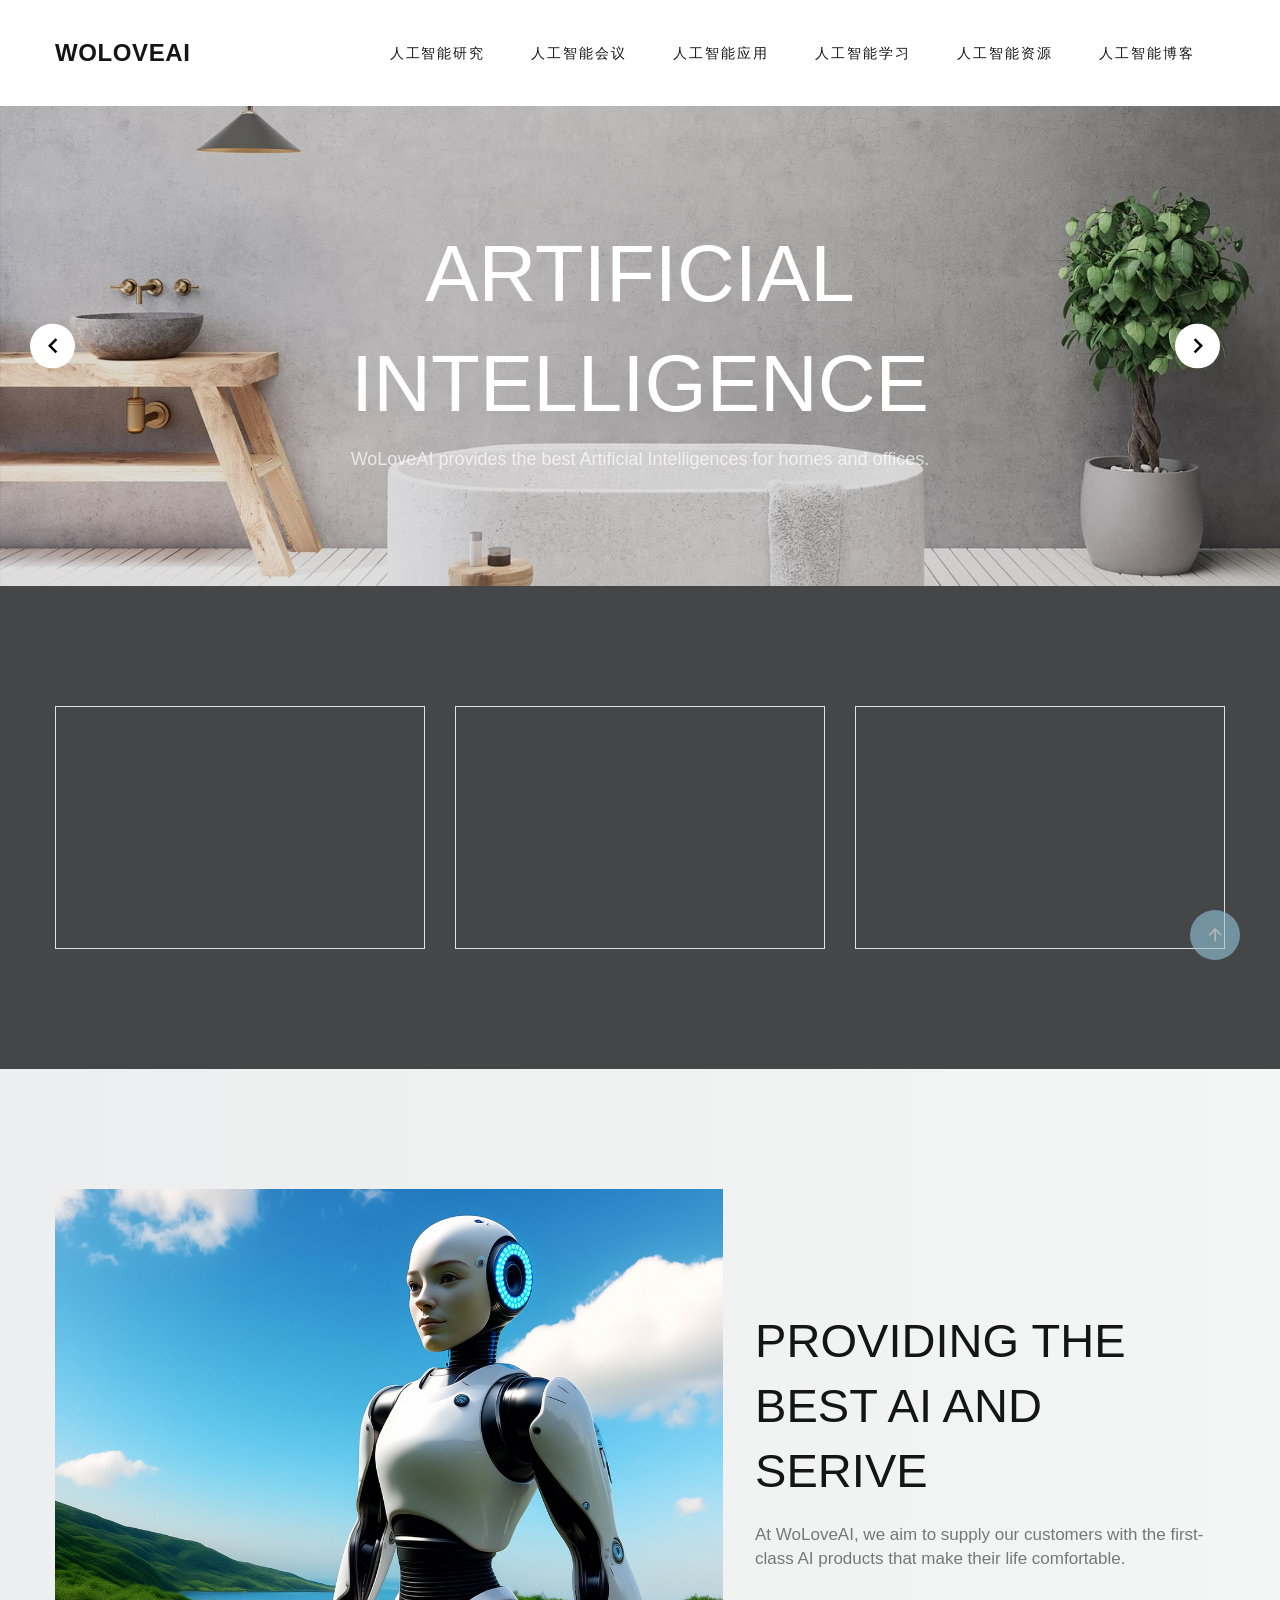
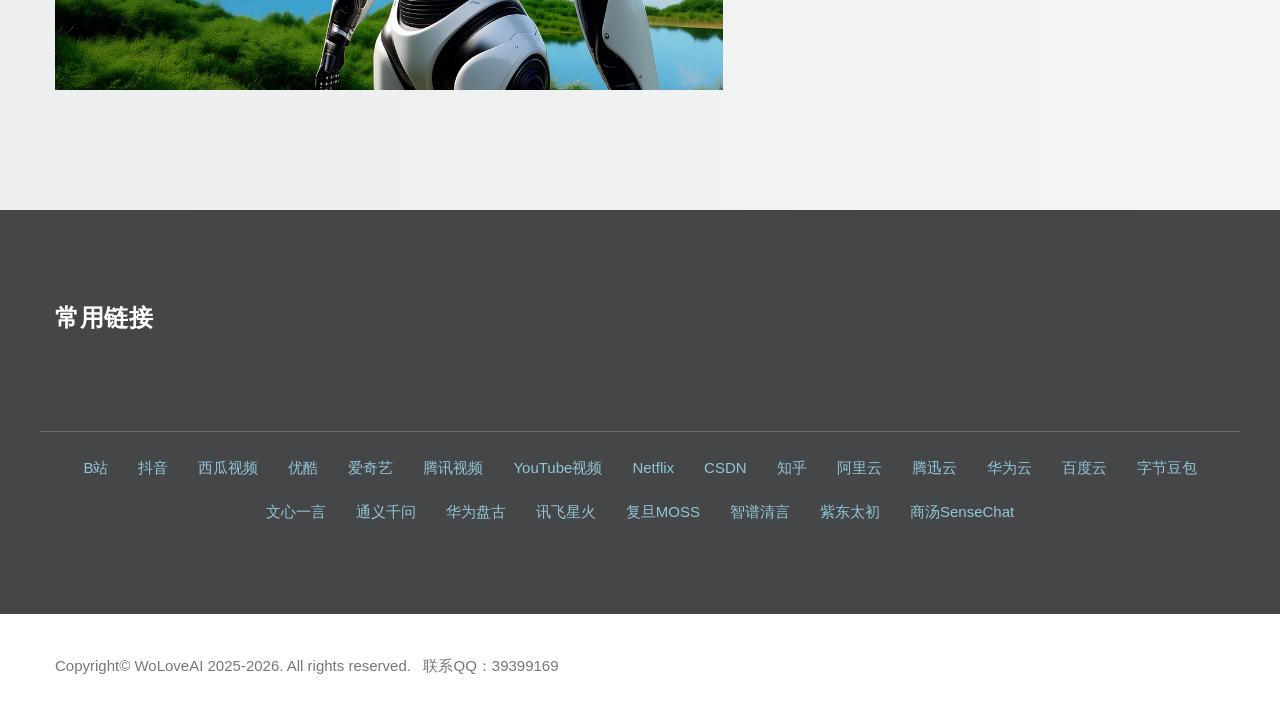
<file: index.html>
<!DOCTYPE html>
<html class="wide wow-animation" lang="en">
  <head>
    <title>Home</title>
    <meta charset="utf-8">
    <meta name="viewport" content="width=device-width, height=device-height, initial-scale=1.0">
    <meta http-equiv="X-UA-Compatible" content="IE=edge">
    <link rel="icon" href="images/favicon.ico" type="image/x-icon">
    <link rel="stylesheet" href="css/bootstrap.css">
    <link rel="stylesheet" href="css/fonts.css">
    <link rel="stylesheet" href="css/style.css">
    <script async src="https://pagead2.googlesyndication.com/pagead/js/adsbygoogle.js?client=ca-pub-8455714070642761"
     crossorigin="anonymous"></script>
  </head>
  <body>
    <div class="preloader">
      <div class="preloader-body"> 
        <div class="cssload-box-loading"></div>
      </div>
    </div>
    <div class="page">
      <!-- Page Header-->
      <header class="section page-header">
        <!-- RD Navbar-->
        <div class="rd-navbar-wrap">
          <nav class="rd-navbar rd-navbar-classic" data-layout="rd-navbar-fixed" data-sm-layout="rd-navbar-fixed" data-md-layout="rd-navbar-fixed" data-md-device-layout="rd-navbar-fixed" data-lg-layout="rd-navbar-static" data-lg-device-layout="rd-navbar-fixed" data-xl-layout="rd-navbar-static" data-xl-device-layout="rd-navbar-static" data-xxl-layout="rd-navbar-static" data-xxl-device-layout="rd-navbar-static" data-lg-stick-up-offset="100px" data-xl-stick-up-offset="100px" data-xxl-stick-up-offset="100px" data-lg-stick-up="true" data-xl-stick-up="true" data-xxl-stick-up="true">
            <div class="rd-navbar-main-outer">
              <div class="rd-navbar-main">
                <!-- RD Navbar Panel-->
                <div class="rd-navbar-panel">
                  <!-- RD Navbar Toggle-->
                  <button class="rd-navbar-toggle" data-rd-navbar-toggle=".rd-navbar-nav-wrap"><span></span></button>
                  <!-- RD Navbar Brand-->
                  <div class="rd-navbar-brand">
                    <!--Brand--><a class="brand" href="index.html"><h4>WoLoveAI</h4></a>
                  </div>
                </div>
                <div class="rd-navbar-nav-wrap">
                  <!-- RD Navbar Nav-->
                  <ul class="rd-navbar-nav">
                    <li class="rd-nav-item"><a class="rd-nav-link" href="#">人工智能研究</a>
                      <!-- RD Navbar Dropdown-->
                      <ul class="rd-menu rd-navbar-dropdown">
                        <li class="rd-dropdown-item"><a class="dropdown-item" href="https://www.nature.com/natmachintell/" target="blank">Nature机器智能</a></li>
                        <li class="rd-dropdown-item"><a class="dropdown-item" href="https://www.science.org/" target="blank">Science</a></li>
                        <li class="rd-dropdown-item"><a class="dropdown-item" href="https://www.acm.org/" target="blank">ACM</a></li>
                        <li class="rd-dropdown-item"><a class="dropdown-item" href="https://www.ieee.org/" target="blank">IEEE</a></li>
                        <li class="rd-dropdown-item"><a class="dropdown-item" href="https://paperswithcode.com/" target="blank">Paperswithcode</a></li>
                      </ul>
                    </li>
                    <li class="rd-nav-item"><a class="rd-nav-link" href="#">人工智能会议</a>
                      <!-- RD Navbar Dropdown-->
                      <ul class="rd-menu rd-navbar-dropdown">
                        <li class="rd-dropdown-item"><a class="rd-dropdown-link" href="grid-blog.html">CVPR</a></li>
                        <li class="rd-dropdown-item"><a class="rd-dropdown-link" href="#">ICCV</a></li>
                        <li class="rd-dropdown-item"><a class="rd-dropdown-link" href="#">ECCV</a></li>
                        <li class="rd-dropdown-item"><a class="rd-dropdown-link" href="#">ICML</a></li>
                        <li class="rd-dropdown-item"><a class="rd-dropdown-link" href="#">IJCAI</a></li>
                        <li class="rd-dropdown-item"><a class="rd-dropdown-link" href="#">ICIR</a></li>
                      </ul>
                    </li>
                    <li class="rd-nav-item"><a class="rd-nav-link" href="#">人工智能应用</a>
                      <!-- RD Navbar Dropdown-->
                      <ul class="rd-menu rd-navbar-dropdown">
                        
                          <li class="rd-dropdown-item"><a class="dropdown-item" href="dianming.html" target="blank">课程点名小程序</a></li>
                          <li class="rd-dropdown-item"><a class="dropdown-item" href="prize.html" target="blank">幸运大转盘</a></li>
                          <li class="rd-dropdown-item"><a class="dropdown-item" href="stock1.html" target="blank">AI荐股1</a></li>
                          <li class="rd-dropdown-item"><a class="dropdown-item" href="stock2.html" target="blank">AI荐股2</a></li>
                        
                          <li class="rd-dropdown-item"><a class="dropdown-item" href="dengmi.html" target="blank">猜灯谜</a></li>
                          <li class="rd-dropdown-item"><a class="dropdown-item" href="https://t6xd9qwwjg.coze.site" target="blank">扣子AI模拟点餐网站</a></li>
                          <li class="rd-dropdown-item"><a class="dropdown-item" href=" https://agent.xfyun.cn/chat?sharekey=ba9c27b204dcc135dcf42edbfcefa17f&botId=2895125"
                            target="blank">迅飞WoLoveAI智能体</a></li>
                      </ul>
                    </li>
                   
                    <li class="rd-nav-item"><a class="rd-nav-link" href="#">人工智能学习</a>
                      <!-- RD Navbar Dropdown-->
                      <ul class="rd-menu rd-navbar-dropdown">
                        <li class="rd-dropdown-item"><a class="rd-dropdown-link" href="#">机器学习算法</a></li>
                        <li class="rd-dropdown-item"><a class="rd-dropdown-link" href="#">深度神经网络</a></li>
                        <li class="rd-dropdown-item"><a class="rd-dropdown-link" href="https://yann.lecun.com/exdb/mnist/" target="_blank">MNIST</a></li>
                        <li class="rd-dropdown-item"><a class="rd-dropdown-link" href="https://keras.io/api/datasets/fashion_mnist/" target="_blank">Fashion MNIST</a></li>
                        <li class="rd-dropdown-item"><a class="rd-dropdown-link" href="https://www.cs.toronto.edu/~kriz/cifar.html" target="_blank">CIFAR</a></li>
                        <li class="rd-dropdown-item"><a class="rd-dropdown-link" href="https://www.kaggle.com" target="_blank">Kaggle</a></li>
                        <li class="rd-dropdown-item"><a class="rd-dropdown-link" href="https://www.coursera.org/" target="_blank">Coursera</a></li>
                      </ul>
                    </li>
                    <li class="rd-nav-item"><a class="rd-nav-link" href="#">人工智能资源</a>
                      <!-- RD Navbar Dropdown-->
                      <ul class="rd-menu rd-navbar-dropdown">
                        <li class="rd-dropdown-item"><a class="rd-dropdown-link" href="https://www.w3schools.com/" target="_blank">W3schools</a></li>
                        <li class="rd-dropdown-item"><a class="rd-dropdown-link" href="https://spring.io/" target="_blank">Spring Boot</a></li>
                        <li class="rd-dropdown-item"><a class="rd-dropdown-link" href="https://www.mobanwang.com/mb/special/bootstrap5/" target="_blank">Bootstrap5模板</a></li>
                        <li class="rd-dropdown-item"><a class="rd-dropdown-link" href="https://www.runoob.com/bootstrap5/bootstrap5-tutorial.html" target="_blank">Bootstrap5学习</a></li>
                        <li class="rd-dropdown-item"><hr></li>
                        <li class="rd-dropdown-item"><a class="rd-dropdown-link" href="https://pytorch.org/docs/" target="_blank">Pytorch文档</a></li>
                        <li class="rd-dropdown-item"><a class="rd-dropdown-link" href="https://keras.io" target="_blank">Keras文档</a></li>
                        <li class="rd-dropdown-item"><a class="rd-dropdown-link" href="https://tensorflow.google.cn/?hl=zh-cn" target="_blank">Tensorflow文档</a></li>
                        <li class="rd-dropdown-item"><a class="rd-dropdown-link" href="https://github.com" target="_blank">Github</a></li>
                        <li class="rd-dropdown-item"><a class="rd-dropdown-link" href="https://gitee.com/" target="_blank">Gitee</a></li>
                       
                      </ul>
                    </li>
                    <li class="rd-nav-item"><a class="rd-nav-link" href="https://www.woloveai.cn/" target="_blank">人工智能博客</a>
                    </li>

                    </li>
                  </ul>
                </div>
  
              </div>
            </div>
          </nav>
        </div>
      </header>
      <!-- Swiper滑动图片-->
      <section class="section swiper-container swiper-slider swiper-slider-1" data-loop="true">
        <div class="swiper-wrapper text-center text-lg-start">
          <div class="swiper-slide swiper-slide-caption context-dark" data-slide-bg="images/slide-1.jpg">
            <div class="swiper-slide-caption section-md text-center">
              <div class="container">
                <h1 class="swiper-title-1" data-caption-animate="fadeScale" data-caption-delay="100">Artificial Intelligence</h1>
                <p class="biggest text-white-70" data-caption-animate="fadeScale" data-caption-delay="200">WoLoveAI provides the best Artificial Intelligences for homes and offices.</p>
                
              </div>
            </div>
          </div>
          <div class="swiper-slide" data-slide-bg="images/slide-2.jpg">
            <div class="swiper-slide-caption section-md">
              <div class="container">
                <div class="row row-fix">
                  <div class="col-lg-5">
                    <h1 class="swiper-title-1" data-caption-animate="fadeScale" data-caption-delay="100"><span class="text-gray-22">Quality&nbsp;</span><br class="d-none d-lg-block"><span class="text-gray-23">Decor</span></h1>
                  </div>
                </div>
              </div>
            </div>
          </div>
          <div class="swiper-slide" data-slide-bg="images/slide-3.jpg">
            <div class="swiper-slide-caption section-md">
              <div class="container">
                <div class="row row-fix">
                  <div class="col-lg-5">
                    <h1 class="swiper-title-1" data-caption-animate="fadeScale" data-caption-delay="100"><span class="text-gray-22">Impressive&nbsp;</span><br class="d-none d-lg-block"><span class="text-gray-23">Lighting</span></h1>
                  </div>
                </div>
              </div>
            </div>
          </div>
        </div>
        <!-- Swiper Pagination-->
        <div class="swiper-pagination"></div>
        <!-- Swiper Navigation-->
        <div class="swiper-button-prev"></div>
        <div class="swiper-button-next"></div>
      </section>

      <!-- Icons 2 3个美女视频-->
      <section class="section section-xl section-inset-1 bg-brown-2">
        <div class="container">
         
          <div class="row row-30">
            <div class="col-sm-6 col-lg-4">
              <article class="box-icon-creative wow fadeInRight" data-wow-delay=".1s">
                <div class="unit flex-column flex-md-row flex-lg-column flex-xl-row align-items-md-center align-items-lg-start align-items-xl-center unit-spacing-xs">
                  
                  <div class="unit-body">
                    <iframe id="movie" frameborder="0" src="https://v.qq.com/txp/iframe/player.html?vid=i3563j1x9xa" allowFullScreen="true"></iframe> 
                  </div>
                </div>
              </article>
            </div>
            <div class="col-sm-6 col-lg-4">
              <article class="box-icon-creative wow fadeInRight" data-wow-delay=".2s">
                <div class="unit flex-column flex-md-row flex-lg-column flex-xl-row align-items-md-center align-items-lg-start align-items-xl-center unit-spacing-xs">
                
                  <div class="unit-body">
                    <iframe id="movie0"  frameborder="0" src="https://v.qq.com/txp/iframe/player.html?vid=v3563cpekq7" allowFullScreen="true"></iframe>
                  </div>
                </div>
              </article>
            </div>
            <div class="col-sm-6 col-lg-4">
              <article class="box-icon-creative wow fadeInRight" data-wow-delay=".3s">
                <div class="unit flex-column flex-md-row flex-lg-column flex-xl-row align-items-md-center align-items-lg-start align-items-xl-center unit-spacing-xs">
                 
                  <div class="unit-body">
                    <iframe id="movie2"  frameborder="0" src="https://v.qq.com/txp/iframe/player.html?vid=e3563fcz3eh" allowFullScreen="true"></iframe>
                  </div>
                </div>
              </article>
            </div>

          </div>
        </div>
      </section>

      

      <!-- About Us-->
      <section class="section section-xxl section-inset-1 bg-gradient-ishaaak text-md-start">
        <div class="container">
          <div class="row row-30 align-items-center justify-content-center justify-content-xl-between">
            <div class="col-sm-6 col-md-5 col-lg-7 wow fadeInLeft"><img src="images/about-8-668x330.png" alt="" width="668" height="330"/>
            </div>
            <div class="col-md-7 col-lg-6 col-xl-5">
              <h2 class="wow fadeInRight" data-wow-delay=".1s">providing the best AI and Serive</h2>
              <p class="big offset-top-md-20 wow fadeInRight" data-wow-delay=".2s">At WoLoveAI, we aim to supply our customers with the first-class AI products that make their life comfortable.</p>
              
            </div>
          </div>
        </div>
      </section>

      <!-- Page Footer底部-->
      <footer class="section footer-classic">
        <div class="footer-classic-body section-lg bg-brown-2">
          <div class="container">
            <div class="row row-40 row-md-50 justify-content-xl-between">
                <h4 class="footer-classic-title">常用链接</h4> 
                <div class="footer-classic-social">
                  <div class="group-lg group-middle">
                      <a href="https://www.bilibili.com/" target="_blank">B站</a>
                      <a href="https://www.douyin.com/" target="_blank">抖音</a>
                      <a href="https://www.ixigua.com/" target="_blank">西瓜视频</a>
                      <a href="https://www.youku.com/" target="_blank">优酷</a>
                      <a href="https://www.iqiyi.com" target="_blank">爱奇艺</a>
                      <a href="https://v.qq.com/" target="_blank">腾讯视频</a>
                      <a href="https://www.youtube.com/" target="_blank">YouTube视频</a>
                      <a href="https://www.Netflix.com/" target="_blank">Netflix</a>

                        <a href="https://www.csdn.net/" target="_blank">CSDN</a>
                        <a href="https://www.zhihu.com/" target="_blank">知乎</a>
                        <a href="https://www.aliyun.com" target="_blank">阿里云</a>
                        <a href="https://cloud.tencent.com/" target="_blank">腾迅云</a>
                        <a href="https://www.huaweicloud.com/" target="_blank">华为云</a>
                        <a href="https://cloud.baidu.com/" target="_blank">百度云</a>
                       <a href="https://www.doubao.com/" target="_blank">字节豆包</a>
   <a href="https://yiyan.baidu.com/" target="_blank">文心一言</a>
   <a href="https://tongyi.aliyun.com/" target="_blank">通义千问</a>
   <a href="https://pangu.huaweicloud.com/" target="_blank">华为盘古</a>
   <a href="https://xinghuo.xfyun.cn/" target="_blank">讯飞星火</a>
   <a href="https://moss.fastnlp.top/" target="_blank">复旦MOSS</a>
   <a href="https://chatglm.cn/" target="_blank">智谱清言</a>
   <a href="https://xihe.mindspore.cn/modelzoo/taichu/introduce" target="_blank">紫东太初</a>
   <a href="https://chat.sensetime.com/" target="_blank">商汤SenseChat</a>
   
                      </div>
                    </div>
                  </div>
                </div>
            </div>
          </div>
        </div>
        <div class="footer-classic-panel">
          <div class="container">
            <div class="row row-40 align-items-center">
              <div class="col-md-auto">
                <p class="text-center">Copyright© WoLoveAI 2025-2026. All rights reserved.&nbsp;&nbsp; 联系QQ：39399169</p> 
              </div>
              
          </div>
        </div>
      </footer>
    </div>
    <div class="snackbars" id="form-output-global"></div>
    <script src="js/core.min.js"></script>
    <script src="js/script.js"></script>
  </body>

</html>
</file>
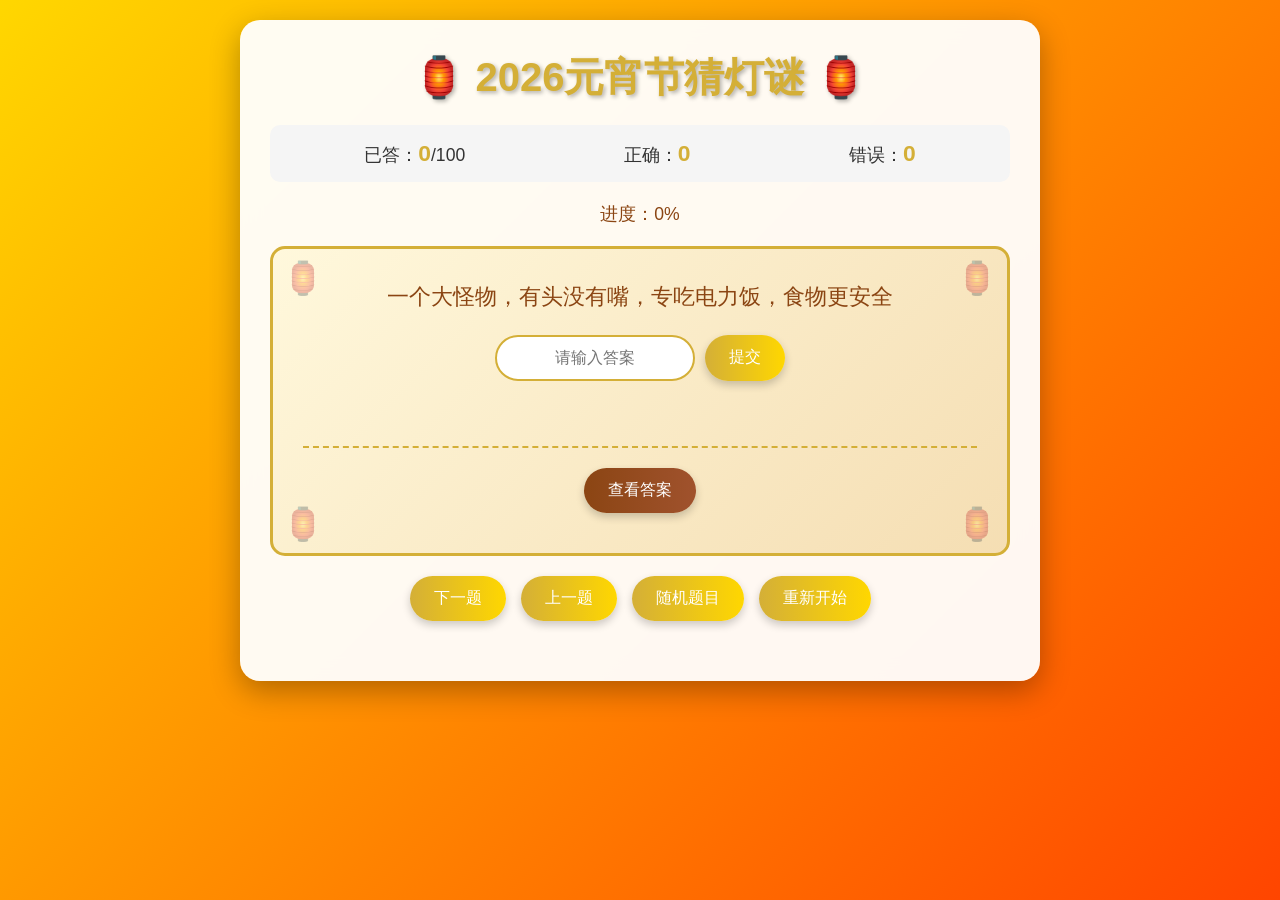
<file: dengmi.html>
<!DOCTYPE html>
<html lang="zh-CN">
<head>
    <meta charset="UTF-8">
    <meta name="viewport" content="width=device-width, initial-scale=1.0">
    <title>2026元宵节猜灯谜</title>
    <style>
        * {
            margin: 0;
            padding: 0;
            box-sizing: border-box;
        }
        
        body {
            font-family: 'Microsoft YaHei', sans-serif;
            background: linear-gradient(135deg, #ffd700, #ff8c00, #ff4500);
            min-height: 100vh;
            padding: 20px;
            color: #333;
        }
        
        .container {
            max-width: 800px;
            margin: 0 auto;
            background: rgba(255, 255, 255, 0.95);
            border-radius: 20px;
            padding: 30px;
            box-shadow: 0 10px 30px rgba(0, 0, 0, 0.3);
            backdrop-filter: blur(10px);
        }
        
        h1 {
            text-align: center;
            color: #d4af37;
            font-size: 2.5em;
            margin-bottom: 20px;
            text-shadow: 2px 2px 4px rgba(0, 0, 0, 0.3);
        }
        
        .controls {
            display: flex;
            justify-content: center;
            gap: 15px;
            margin-bottom: 30px;
            flex-wrap: wrap;
        }
        
        button {
            background: linear-gradient(to right, #d4af37, #ffd700);
            color: white;
            border: none;
            padding: 12px 24px;
            border-radius: 25px;
            cursor: pointer;
            font-size: 16px;
            transition: all 0.3s ease;
            box-shadow: 0 4px 8px rgba(0, 0, 0, 0.2);
        }
        
        button:hover {
            transform: translateY(-2px);
            box-shadow: 0 6px 12px rgba(0, 0, 0, 0.3);
        }
        
        button:active {
            transform: translateY(0);
        }
        
        .riddle-container {
            background: linear-gradient(135deg, #fff8dc, #f5deb3);
            padding: 30px;
            border-radius: 15px;
            margin-bottom: 20px;
            border: 3px solid #d4af37;
            position: relative;
        }
        
        .riddle-text {
            font-size: 1.4em;
            text-align: center;
            margin-bottom: 20px;
            color: #8b4513;
            line-height: 1.6;
        }
        
        .input-container {
            display: flex;
            justify-content: center;
            gap: 10px;
            margin-bottom: 20px;
        }
        
        input[type="text"] {
            padding: 12px 15px;
            border: 2px solid #d4af37;
            border-radius: 25px;
            font-size: 16px;
            width: 200px;
            text-align: center;
        }
        
        .feedback {
            text-align: center;
            font-size: 1.2em;
            margin-bottom: 15px;
            min-height: 25px;
        }
        
        .correct {
            color: #2e8b57;
            font-weight: bold;
        }
        
        .incorrect {
            color: #dc143c;
            font-weight: bold;
        }
        
        .answer-section {
            text-align: center;
            margin-top: 20px;
            padding-top: 20px;
            border-top: 2px dashed #d4af37;
        }
        
        .show-answer-btn {
            background: linear-gradient(to right, #8b4513, #a0522d);
        }
        
        .answer-display {
            margin-top: 10px;
            font-size: 1.2em;
            color: #8b4513;
            font-weight: bold;
        }
        
        .progress {
            text-align: center;
            margin-bottom: 20px;
            font-size: 1.1em;
            color: #8b4513;
        }
        
        .stats {
            display: flex;
            justify-content: space-around;
            text-align: center;
            margin-bottom: 20px;
            background: #f5f5f5;
            padding: 15px;
            border-radius: 10px;
        }
        
        .stat-item {
            font-size: 1.1em;
        }
        
        .stat-value {
            font-weight: bold;
            color: #d4af37;
            font-size: 1.3em;
        }
        
        .light-icon {
            position: absolute;
            font-size: 2em;
            opacity: 0.3;
        }
        
        .light-icon:nth-child(1) { top: 10px; left: 10px; }
        .light-icon:nth-child(2) { top: 10px; right: 10px; }
        .light-icon:nth-child(3) { bottom: 10px; left: 10px; }
        .light-icon:nth-child(4) { bottom: 10px; right: 10px; }
        
        @media (max-width: 600px) {
            .container {
                padding: 15px;
            }
            
            h1 {
                font-size: 2em;
            }
            
            .riddle-text {
                font-size: 1.2em;
            }
            
            input[type="text"] {
                width: 150px;
            }
            
            .controls {
                flex-direction: column;
                align-items: center;
            }
            
            button {
                width: 100%;
                max-width: 200px;
            }
        }
    </style>
    <script async src="https://pagead2.googlesyndication.com/pagead/js/adsbygoogle.js?client=ca-pub-8455714070642761"
     crossorigin="anonymous"></script>
</head>
<body>
    <div class="container">
        <h1>🏮 2026元宵节猜灯谜 🏮</h1>
        
        <div class="stats">
            <div class="stat-item">
                已答：<span id="answered-count" class="stat-value">0</span>/100
            </div>
            <div class="stat-item">
                正确：<span id="correct-count" class="stat-value">0</span>
            </div>
            <div class="stat-item">
                错误：<span id="incorrect-count" class="stat-value">0</span>
            </div>
        </div>
        
        <div class="progress">
            进度：<span id="progress-percent">0</span>%
        </div>
        
        <div class="riddle-container">
            <div class="light-icon">🏮</div>
            <div class="light-icon">🏮</div>
            <div class="light-icon">🏮</div>
            <div class="light-icon">🏮</div>
            
            <div class="riddle-text" id="riddle-text"></div>
            
            <div class="input-container">
                <input type="text" id="answer-input" placeholder="请输入答案" maxlength="10">
                <button onclick="checkAnswer()">提交</button>
            </div>
            
            <div class="feedback" id="feedback"></div>
            
            <div class="answer-section">
                <button class="show-answer-btn" onclick="showAnswer()">查看答案</button>
                <div class="answer-display" id="answer-display"></div>
            </div>
        </div>
        
        <div class="controls">
            <button onclick="nextRiddle()">下一题</button>
            <button onclick="previousRiddle()">上一题</button>
            <button onclick="randomRiddle()">随机题目</button>
            <button onclick="resetGame()">重新开始</button>
        </div>
    </div>

    <script>
        // 灯谜数据
        const riddles = [
            { question: "小时四只脚，大时两只脚，老时三只脚", answer: "人" },
            { question: "红口袋，绿口袋，有人怕，有人爱", answer: "辣椒" },
            { question: "身穿绿衣裳，肚里水汪汪，生的儿子多，个个黑脸膛", answer: "西瓜" },
            { question: "一个小姑娘，坐在水中央，身穿粉红袄，阵阵放清香", answer: "荷花" },
            { question: "说它是虎它不像，金钱印在黄袄上，站在山上吼一声，吓跑猴子吓跑狼", answer: "老虎" },
            { question: "头戴红帽穿白衣，每天催人早早起", answer: "公鸡" },
            { question: "身体细长，兄弟成双，光爱吃菜，不爱喝汤", answer: "筷子" },
            { question: "有头没有颈，身上冷冰冰，有翅不能飞，无脚也能行", answer: "鱼" },
            { question: "小时着黑衣，大时穿绿袍，水里过日子，岸上来睡觉", answer: "水稻" },
            { question: "一物生来真奇怪，肚皮下面长口袋，孩子袋里吃和睡，跑得不快跳得快", answer: "袋鼠" },
            { question: "说它小，下边大，说它大，上边小", answer: "尖" },
            { question: "身体白如雪，嘴儿尖又长，尾巴像把勺，倒挂把虫捉", answer: "燕子" },
            { question: "兄弟七八个，围着柱子坐，大家一分手，衣服就扯破", answer: "蒜" },
            { question: "颜色白如雪，身子硬如铁，一日洗三遍，夜晚柜中歇", answer: "碗" },
            { question: "有面没有口，有脚没有手，虽有四只脚，自己不会走", answer: "桌子" },
            { question: "白嫩小宝宝，洗澡吹泡泡，洗洗身体小，再洗不见了", answer: "肥皂" },
            { question: "独木造高楼，没瓦没砖头，人在水下走，水在人上流", answer: "雨伞" },
            { question: "身穿大皮袄，野草吃个饱，过了严冬天，献出一身毛", answer: "绵羊" },
            { question: "一个小飞机，飞东又飞西，飞来又飞去，肚里有东西", answer: "蚊子" },
            { question: "一个黑孩，从不开口，要是开口，掉出舌头", answer: "瓜子" },
            { question: "麻屋子，红帐子，里面住个白胖子", answer: "花生" },
            { question: "兄弟两人一般高，每日三餐不长膘", answer: "筷子" },
            { question: "一个小马儿，四块瓦片盖，冬天暖洋洋，夏天晒太阳", answer: "床" },
            { question: "一个老头子，天天跑直子，跑了一辈子，还没离开位子", answer: "钟表" },
            { question: "小小诸葛亮，独坐军中帐，摆下八卦阵，专捉飞来将", answer: "蜘蛛" },
            { question: "一个黑孩，从不开口，要是开口，掉出舌头", answer: "瓜子" },
            { question: "白天一起玩，夜间一块眠，到老不分散，人间好因缘", answer: "鞋子" },
            { question: "有风不动无风动，不动无风动有风", answer: "扇子" },
            { question: "身披花棉袄，唱歌呱呱叫，田里捉害虫，丰收立功劳", answer: "青蛙" },
            { question: "头戴红帽身穿白，每天起床试啼鸣", answer: "公鸡" },
            { question: "圆圆脑袋一座山，兄弟许多住里边，每天请他们出工，回来个个泪水涟", answer: "洋葱" },
            { question: "小小士兵排成行，头顶钢盔身着甲，冬天寒风吹过来，挺立不倒真坚强", answer: "松树" },
            { question: "一只船儿两头翘，只载货物不载人，风平浪静开得快，惊涛骇浪开不动", answer: "月亮" },
            { question: "一个姑娘懒洋洋，每天坐在水中央，穿着一件绿纱裙，风吹过来阵阵香", answer: "荷花" },
            { question: "红红脸蛋像苹果，切开以后水当当", answer: "苹果" },
            { question: "一个小池塘，养了许多鱼，主人常来看，就是不投食", answer: "眼睛" },
            { question: "小小诸葛亮，稳坐中军帐，摆布八卦阵，专捉飞来将", answer: "蜘蛛" },
            { question: "兄弟几个真和气，天天并肩坐一起，少时喜欢绿衣裳，老来都穿黄色衣", answer: "香蕉" },
            { question: "一个老公公，面孔红彤彤，晴天早早起，按时来上工", answer: "太阳" },
            { question: "一个小盒子，装满黑珠子，一生勤劳动，总是替人忙", answer: "缝纫机" },
            { question: "身体细细长又长，天生爱美俏姑娘，爱穿红来爱穿绿，绣出美丽好花样", answer: "针线" },
            { question: "一个小孩生得俏，头上戴顶帽，冬天暖和和，夏天凉爽爽", answer: "帽子" },
            { question: "一个小马儿，没头没脑跑，白天转圈圈，晚上就睡觉", answer: "自行车" },
            { question: "一个大肚汉，天天吃东西，一天不吃饿得慌，两天不吃饿死它", answer: "炉灶" },
            { question: "一个小盒子，四个小轮子，有时开进去，有时开出来", answer: "汽车" },
            { question: "一个大怪物，有头没有嘴，有脚没有手，专吃脏东西", answer: "洗衣机" },
            { question: "一个大房间，有门没有窗，冬天暖洋洋，夏天凉爽爽", answer: "冰箱" },
            { question: "一个小盒子，能写又能画，千里传音信，眨眼便到达", answer: "手机" },
            { question: "一个大怪物，有头没有嘴，有眼不会看，有耳不会听", answer: "电视" },
            { question: "一个小马儿，没有头和尾，天天跑来跑去，从不累不累", answer: "扫帚" },
            { question: "一个大怪物，有头没有嘴，专吃电和饭，工作不知累", answer: "电脑" },
            { question: "一个小盒子，能装千种物，打开看世界，闭上便休息", answer: "书包" },
            { question: "一个大怪物，有头没有嘴，专吃纸和笔，吐出字和画", answer: "打印机" },
            { question: "一个小马儿，四条腿儿跑，不用饲料喂，走得快又好", answer: "自行车" },
            { question: "一个大怪物，有头没有嘴，专吃脏衣服，吐出干净来", answer: "洗衣机" },
            { question: "一个小盒子，能装千种味，打开尝一尝，酸甜苦辣咸", answer: "嘴巴" },
            { question: "一个大怪物，有头没有嘴，专吃垃圾废，保护环境美", answer: "垃圾桶" },
            { question: "一个小马儿，没有头和尾，天天跑来跑去，专吃灰尘土", answer: "拖把" },
            { question: "一个大怪物，有头没有嘴，专吃电力饭，照亮千万家", answer: "电灯" },
            { question: "一个小盒子，装满星星点，黑夜不害怕，处处亮闪闪", answer: "火柴" },
            { question: "一个大怪物，有头没有嘴，专吃污水浊，吐出清泉来", answer: "净水器" },
            { question: "一个小马儿，四条腿儿站，上面铺软布，人来就躺安", answer: "床" },
            { question: "一个大怪物，有头没有嘴，专吃冷水热，温暖送万家", answer: "热水器" },
            { question: "一个小盒子，能装千万物，打开看世界，闭上便休息", answer: "眼睛" },
            { question: "一个大怪物，有头没有嘴，专吃灰尘土，家里变整洁", answer: "吸尘器" },
            { question: "一个小马儿，没有头和尾，天天转圈圈，专磨五谷米", answer: "磨盘" },
            { question: "一个大怪物，有头没有嘴，专吃电力饭，声音传千里", answer: "喇叭" },
            { question: "一个小盒子，装满千种味，闻一闻便知，酸甜苦辣咸", answer: "鼻子" },
            { question: "一个大怪物，有头没有嘴，专吃阳光热，温暖送万家", answer: "太阳能板" },
            { question: "一个小马儿，四条腿儿立，上面铺软垫，坐下便安逸", answer: "椅子" },
            { question: "一个大怪物，有头没有嘴，专吃污垢腻，衣服变干净", answer: "肥皂" },
            { question: "一个小盒子，能装千万声，打开听一听，各种音乐声", answer: "耳朵" },
            { question: "一个大怪物，有头没有嘴，专吃电力饭，冷冻保鲜鲜", answer: "冰箱" },
            { question: "一个小马儿，没有头和尾，天天转圈圈，专打节拍子", answer: "鼓槌" },
            { question: "一个大怪物，有头没有嘴，专吃污水浊，吐出清水来", answer: "洗衣机" },
            { question: "一个小盒子，装满千种色，睁开看一看，世界多姿彩", answer: "眼睛" },
            { question: "一个大怪物，有头没有嘴，专吃电力饭，信息传万里", answer: "手机" },
            { question: "一个小马儿，四条腿儿跑，不用加油料，环保又健康", answer: "自行车" },
            { question: "一个大怪物，有头没有嘴，专吃阳光热，电力送万家", answer: "太阳能" },
            { question: "一个小盒子，能装千万事，翻开看一看，古今中外知", answer: "书本" },
            { question: "一个大怪物，有头没有嘴，专吃电力饭，画面动起来", answer: "电视" },
            { question: "一个小马儿，没有头和尾，天天转圈圈，专磨粮食粉", answer: "石磨" },
            { question: "一个大怪物，有头没有嘴，专吃电力饭，清洁又方便", answer: "微波炉" },
            { question: "一个小盒子，装满千种香，闻一闻便知，春夏秋冬味", answer: "花朵" },
            { question: "一个大怪物，有头没有嘴，专吃电力饭，洗衣更轻松", answer: "洗衣机" },
            { question: "一个小马儿，四条腿儿立，上面铺软垫，睡觉最舒适", answer: "床" },
            { question: "一个大怪物，有头没有嘴，专吃电力饭，食物变美味", answer: "电饭煲" },
            { question: "一个小盒子，能装千万字，翻开看一看，知识无穷尽", answer: "书籍" },
            { question: "一个大怪物，有头没有嘴，专吃电力饭，冰镇又保鲜", answer: "冰箱" },
            { question: "一个小马儿，没有头和尾，天天转圈圈，专扫灰尘土", answer: "扫帚" },
            { question: "一个大怪物，有头没有嘴，专吃电力饭，画面更清晰", answer: "显示器" },
            { question: "一个小盒子，装满千种味，品一品便知，酸甜苦辣咸", answer: "舌头" },
            { question: "一个大怪物，有头没有嘴，专吃电力饭，音乐响四方", answer: "音响" },
            { question: "一个小马儿，四条腿儿站，上面铺软布，坐下便安闲", answer: "沙发" },
            { question: "一个大怪物，有头没有嘴，专吃电力饭，清洁更省力", answer: "吸尘器" },
            { question: "一个小盒子，能装千万象，翻开看一看，天地万物知", answer: "镜子" },
            { question: "一个大怪物，有头没有嘴，专吃电力饭，计算速度快", answer: "计算机" },
            { question: "一个小马儿，没有头和尾，天天转圈圈，专磨五谷精", answer: "磨面机" },
            { question: "一个大怪物，有头没有嘴，专吃电力饭，衣物更平整", answer: "熨斗" },
            { question: "一个小盒子，装满千种声，听一听便知，风雨雷电鸣", answer: "耳朵" },
            { question: "一个大怪物，有头没有嘴，专吃电力饭，空气更清新", answer: "空气净化器" },
            { question: "一个小马儿，四条腿儿跑，不用加油耗，环保又节能", answer: "电动车" },
            { question: "一个大怪物，有头没有嘴，专吃电力饭，食物更营养", answer: "蒸蛋器" },
            { question: "一个小盒子，能装千万景，打开看一看，山水花鸟现", answer: "相册" },
            { question: "一个大怪物，有头没有嘴，专吃电力饭，通讯更便捷", answer: "电话" },
            { question: "一个小马儿，没有头和尾，天天转圈圈，专切瓜果菜", answer: "菜刀" },
            { question: "一个大怪物，有头没有嘴，专吃电力饭，衣物更柔软", answer: "柔顺剂" },
            { question: "一个小盒子，装满千种情，翻开看一看，喜怒哀乐生", answer: "表情" },
            { question: "一个大怪物，有头没有嘴，专吃电力饭，食物更安全", answer: "消毒柜" },
            { question: "一个小马儿，四条腿儿立，上面铺软垫，休息最惬意", answer: "躺椅" },
            { question: "一个大怪物，有头没有嘴，专吃电力饭，照明更明亮", answer: "台灯" },
            { question: "一个小盒子，能装千万梦，闭上眼睛看，奇思妙想来", answer: "大脑" },
            { question: "一个大怪物，有头没有嘴，专吃电力饭，信息更丰富", answer: "网络" },
            { question: "一个小马儿，没有头和尾，天天转圈圈，专打文字稿", answer: "键盘" },
            { question: "一个大怪物，有头没有嘴，专吃电力饭，食物更美味", answer: "电烤箱" }
        ];

        let currentRiddleIndex = 0;
        let answeredCount = 0;
        let correctCount = 0;
        let incorrectCount = 0;
        let answeredRiddles = new Set();

        // 初始化游戏
        function initGame() {
            currentRiddleIndex = Math.floor(Math.random() * riddles.length);
            updateRiddle();
            updateStats();
        }

        // 更新灯谜显示
        function updateRiddle() {
            const riddleText = document.getElementById('riddle-text');
            const answerInput = document.getElementById('answer-input');
            const feedback = document.getElementById('feedback');
            const answerDisplay = document.getElementById('answer-display');
            
            riddleText.textContent = riddles[currentRiddleIndex].question;
            answerInput.value = '';
            feedback.textContent = '';
            answerDisplay.textContent = '';
        }

        // 检查答案
        function checkAnswer() {
            const answerInput = document.getElementById('answer-input');
            const feedback = document.getElementById('feedback');
            const userAnswer = answerInput.value.trim();
            const correctAnswer = riddles[currentRiddleIndex].answer;
            
            if (!userAnswer) {
                feedback.textContent = '请输入答案！';
                feedback.className = 'feedback incorrect';
                return;
            }
            
            if (!answeredRiddles.has(currentRiddleIndex)) {
                answeredRiddles.add(currentRiddleIndex);
                answeredCount++;
            }
            
            if (userAnswer === correctAnswer) {
                feedback.textContent = '恭喜答对了！🎉';
                feedback.className = 'feedback correct';
                if (!answeredRiddles.has(currentRiddleIndex) || answeredRiddles.size === 1) {
                    correctCount++;
                }
            } else {
                feedback.textContent = '答案不对哦，再想想吧！💡';
                feedback.className = 'feedback incorrect';
                if (!answeredRiddles.has(currentRiddleIndex) || answeredRiddles.size === 1) {
                    incorrectCount++;
                }
            }
            
            updateStats();
        }

        // 显示答案
        function showAnswer() {
            const answerDisplay = document.getElementById('answer-display');
            answerDisplay.textContent = `答案是：${riddles[currentRiddleIndex].answer}`;
        }

        // 下一题
        function nextRiddle() {
            currentRiddleIndex = (currentRiddleIndex + 1) % riddles.length;
            updateRiddle();
        }

        // 上一题
        function previousRiddle() {
            currentRiddleIndex = (currentRiddleIndex - 1 + riddles.length) % riddles.length;
            updateRiddle();
        }

        // 随机题目
        function randomRiddle() {
            let newIndex;
            do {
                newIndex = Math.floor(Math.random() * riddles.length);
            } while (newIndex === currentRiddleIndex && riddles.length > 1);
            currentRiddleIndex = newIndex;
            updateRiddle();
        }

        // 重新开始
        function resetGame() {
            currentRiddleIndex = Math.floor(Math.random() * riddles.length);
            answeredCount = 0;
            correctCount = 0;
            incorrectCount = 0;
            answeredRiddles.clear();
            updateRiddle();
            updateStats();
        }

        // 更新统计信息
        function updateStats() {
            document.getElementById('answered-count').textContent = answeredCount;
            document.getElementById('correct-count').textContent = correctCount;
            document.getElementById('incorrect-count').textContent = incorrectCount;
            const progressPercent = Math.round((answeredCount / riddles.length) * 100);
            document.getElementById('progress-percent').textContent = progressPercent;
        }

        // 监听回车键
        document.getElementById('answer-input').addEventListener('keypress', function(e) {
            if (e.key === 'Enter') {
                checkAnswer();
            }
        });

        // 初始化游戏
        initGame();
    </script>
</body>
</html>
</file>
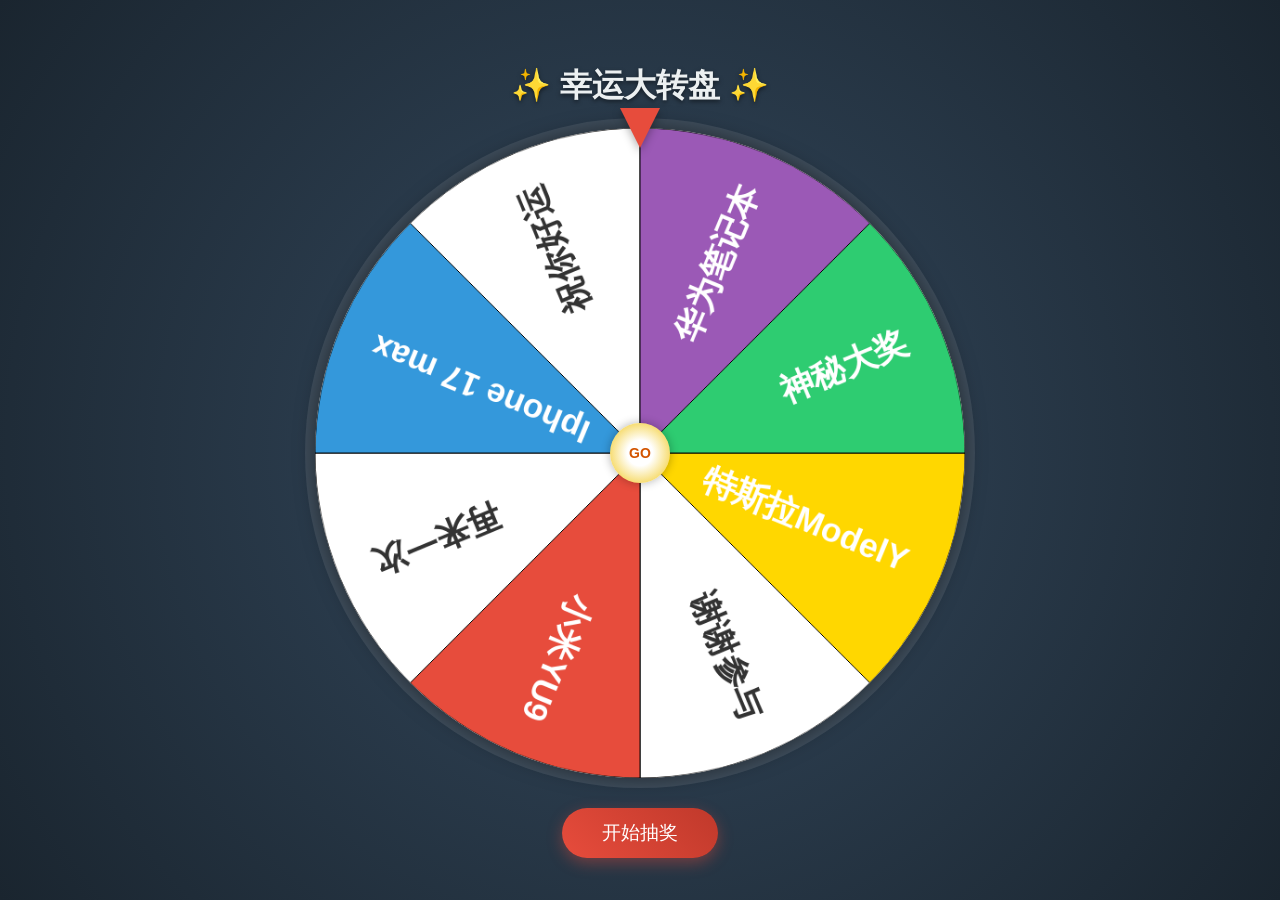
<file: prize.html>
<!DOCTYPE html>
<html lang="zh-CN">

<head>
    <meta charset="UTF-8">
    <meta name="viewport" content="width=device-width, initial-scale=1.0">
    <title>幸运大转盘</title>
    <style>
        :root {
            --primary-color: #e74c3c;
            --secondary-color: #f1c40f;
            --bg-color: #2c3e50;
            --text-color: #ecf0f1;
            --wheel-size: 650px;
            /* 转盘大小 */
        }

        body {
            margin: 0;
            padding: 0;
            display: flex;
            flex-direction: column;
            align-items: center;
            justify-content: center;
            min-height: 100vh;
            background: radial-gradient(circle, #34495e 0%, #1a252f 100%);
            font-family: 'Segoe UI', Tahoma, Geneva, Verdana, sans-serif;
            color: var(--text-color);
            overflow: hidden;
        }

        h1 {
            margin-bottom: 20px;
            text-shadow: 0 2px 4px rgba(0, 0, 0, 0.5);
            font-size: 2rem;
        }

        /* 转盘容器 */
        .wheel-container {
            position: relative;
            width: var(--wheel-size);
            height: var(--wheel-size);
            box-shadow: 0 0 20px rgba(0, 0, 0, 0.5), 0 0 0 10px rgba(255, 255, 255, 0.1);
            border-radius: 50%;
            background: #fff;
        }

        /* 指针 */
        .pointer {
            position: absolute;
            top: -20px;
            left: 50%;
            transform: translateX(-50%);
            width: 40px;
            height: 50px;
            z-index: 10;
            filter: drop-shadow(0 4px 4px rgba(0, 0, 0, 0.3));
        }

        .pointer::before {
            content: '';
            position: absolute;
            top: 0;
            left: 0;
            border-left: 20px solid transparent;
            border-right: 20px solid transparent;
            border-top: 40px solid #e74c3c;
        }

        .pointer-center {
            position: absolute;
            top: 50%;
            left: 50%;
            transform: translate(-50%, -50%);
            width: 60px;
            height: 60px;
            background: radial-gradient(circle, #fff 30%, #f1c40f 100%);
            border-radius: 50%;
            z-index: 5;
            box-shadow: 0 0 10px rgba(0, 0, 0, 0.3);
            display: flex;
            align-items: center;
            justify-content: center;
            font-weight: bold;
            color: #d35400;
            font-size: 14px;
            cursor: pointer;
            user-select: none;
        }

        /* 画布 */
        canvas {
            display: block;
            width: 100%;
            height: 100%;
            border-radius: 50%;
            transition: transform 4s cubic-bezier(0.25, 0.1, 0.25, 1);
            /* 关键：缓动函数 */
        }

        /* 按钮样式 (如果不想用中间点击，可以用外部按钮) */
        .spin-btn {
            margin-top: 30px;
            padding: 12px 40px;
            font-size: 1.2rem;
            background: linear-gradient(45deg, #e74c3c, #c0392b);
            color: white;
            border: none;
            border-radius: 50px;
            cursor: pointer;
            box-shadow: 0 5px 15px rgba(231, 76, 60, 0.4);
            transition: transform 0.2s, box-shadow 0.2s;
        }

        .spin-btn:hover {
            transform: translateY(-2px);
            box-shadow: 0 8px 20px rgba(231, 76, 60, 0.6);
        }

        .spin-btn:active {
            transform: translateY(1px);
        }

        .spin-btn:disabled {
            background: #95a5a6;
            cursor: not-allowed;
            box-shadow: none;
        }

        /* 结果弹窗 */
        .modal {
            position: fixed;
            top: 0;
            left: 0;
            width: 100%;
            height: 100%;
            background: rgba(0, 0, 0, 0.7);
            display: flex;
            align-items: center;
            justify-content: center;
            opacity: 0;
            pointer-events: none;
            transition: opacity 0.3s;
            z-index: 100;
        }

        .modal.show {
            opacity: 1;
            pointer-events: auto;
        }

        .modal-content {
            background: white;
            padding: 30px;
            border-radius: 15px;
            text-align: center;
            color: #333;
            max-width: 80%;
            transform: scale(0.8);
            transition: transform 0.3s cubic-bezier(0.175, 0.885, 0.32, 1.275);
        }

        .modal.show .modal-content {
            transform: scale(1);
        }

        .modal h2 {
            color: #e74c3c;
            margin-top: 0;
        }

        .modal p {
            font-size: 1.2rem;
            margin: 20px 0;
        }

        .close-btn {
            background: #3498db;
            color: white;
            border: none;
            padding: 10px 25px;
            border-radius: 5px;
            cursor: pointer;
            font-size: 1rem;
        }

        /* 移动端适配 */
        @media (max-width: 400px) {
            :root {
                --wheel-size: 280px;
            }

            h1 {
                font-size: 1.5rem;
            }
        }
    </style>
    <script async src="https://pagead2.googlesyndication.com/pagead/js/adsbygoogle.js?client=ca-pub-8455714070642761"
     crossorigin="anonymous"></script>
</head>

<body>

    <h1>✨ 幸运大转盘 ✨</h1>

    <div class="wheel-container">
        <!-- 指针 -->
        <div class="pointer"></div>
        <!-- 转盘画布 -->
        <canvas id="wheelCanvas" width="700" height="700"></canvas>
        <!-- 中心点击区域 -->
        <div class="pointer-center" id="centerBtn">GO</div>
    </div>

    <button class="spin-btn" id="spinBtn">开始抽奖</button>

    <!-- 结果弹窗 -->
    <div class="modal" id="resultModal">
        <div class="modal-content">
            <h2>🎉 恭喜您！</h2>
            <p id="resultText">获得奖品：XXX</p>
            <button class="close-btn" id="closeModal">确定</button>
        </div>
    </div>

    <script>
        // ================= 配置区域 =================
        const prizes = [
            { text: "特斯拉ModelY", color: "#FFD700", textColor: "#fff" }, // 金色
            { text: "谢谢参与", color: "#ffffff", textColor: "#333" },
            { text: "小米YU9", color: "#e74c3c", textColor: "#fff" },
            { text: "再来一次", color: "#ffffff", textColor: "#333" },
            { text: "Iphone 17 max", color: "#3498db", textColor: "#fff" },
            { text: "祝你好运", color: "#ffffff", textColor: "#333" },
            { text: "华为笔记本", color: "#9b59b6", textColor: "#fff" },
            { text: "神秘大奖", color: "#2ecc71", textColor: "#fff" }
        ];
        // ===========================================

        const canvas = document.getElementById('wheelCanvas');
        const ctx = canvas.getContext('2d');
        const spinBtn = document.getElementById('spinBtn');
        const centerBtn = document.getElementById('centerBtn');
        const modal = document.getElementById('resultModal');
        const resultText = document.getElementById('resultText');
        const closeModal = document.getElementById('closeModal');

        let currentRotation = 0;
        let isSpinning = false;
        const numSegments = prizes.length;
        const arcSize = (2 * Math.PI) / numSegments;
        const centerX = canvas.width / 2;
        const centerY = canvas.height / 2;
        const radius = canvas.width / 2;

        // 绘制转盘
        function drawWheel() {
            ctx.clearRect(0, 0, canvas.width, canvas.height);

            for (let i = 0; i < numSegments; i++) {
                const angle = i * arcSize;

                // 绘制扇形
                ctx.beginPath();
                ctx.fillStyle = prizes[i].color;
                ctx.moveTo(centerX, centerY);
                ctx.arc(centerX, centerY, radius, angle, angle + arcSize);
                ctx.lineTo(centerX, centerY);
                ctx.fill();
                ctx.stroke();

                // 绘制文字
                ctx.save();
                ctx.translate(centerX, centerY);
                ctx.rotate(angle + arcSize / 2);
                ctx.textAlign = "right";
                ctx.fillStyle = prizes[i].textColor;
                ctx.font = "bold 36px Arial";
                ctx.fillText(prizes[i].text, radius - 40, 10);
                ctx.restore();
            }
        }

        // 旋转逻辑
        function rotateWheel() {
            if (isSpinning) return;
            isSpinning = true;
            spinBtn.disabled = true;
            centerBtn.style.cursor = 'default';

            // 随机旋转圈数 (5-10圈) + 随机角度
            const randomOffset = Math.floor(Math.random() * 360);
            const extraSpins = 360 * (5 + Math.floor(Math.random() * 5));
            const totalDegrees = extraSpins + randomOffset;

            // 更新当前旋转角度（累加，避免重置）
            currentRotation += totalDegrees;

            // 应用 CSS 旋转
            canvas.style.transform = `rotate(${currentRotation}deg)`;

            // 等待动画结束 (4秒，与 CSS transition 一致)
            setTimeout(() => {
                showResult(currentRotation);
                isSpinning = false;
                spinBtn.disabled = false;
                centerBtn.style.cursor = 'pointer';
            }, 4000);
        }

        // 计算结果
        function showResult(rotation) {
            // 计算实际角度 (取模 360)
            const actualRotation = rotation % 360;

            // 指针在顶部 (270度 或 -90度)，但我们的 Canvas 0度在右侧 (3点钟方向)
            // 需要转换坐标系。
            // 简单算法：
            // 1. 转盘顺时针旋转了 actualRotation 度。
            // 2. 相当于指针逆时针转了 actualRotation 度。
            // 3. 指针初始指向 270度 (顶部)。
            // 4. 最终指针指向的角度 = (270 - actualRotation) % 360。
            // 5. 如果结果是负数，加 360。

            let pointerAngle = (270 - actualRotation) % 360;
            if (pointerAngle < 0) pointerAngle += 360;

            // 计算索引
            // 每个扇形的大小是 360 / numSegments
            const segmentAngle = 360 / numSegments;
            const index = Math.floor(pointerAngle / segmentAngle);

            const winner = prizes[index];

            resultText.textContent = `获得奖品：${winner.text}`;
            modal.classList.add('show');

            // 简单的庆祝特效 (可选)
            console.log(`中奖索引: ${index}, 奖品: ${winner.text}`);
        }

        // 事件监听
        spinBtn.addEventListener('click', rotateWheel);
        centerBtn.addEventListener('click', rotateWheel);

        closeModal.addEventListener('click', () => {
            modal.classList.remove('show');
        });

        // 初始化绘制
        drawWheel();

    </script>
</body>

</html>
</file>
<file: css/style.css>
@charset "UTF-8";/**
 * [Table of contents]
 *   1 Base
 *     1.1 Context Styles
 *   2 Utilities
 *     2.1 Progress Bars
 *     2.2 Countdown
 *//** @group Base */.box-icon-modern-svg [id*='SVGID'] {	--color-stop-1: #e9da5d;	--color-stop-2: #76aa6f;}a:focus,button:focus {	outline: none !important;}button::-moz-focus-inner {	border: 0;}*:focus {	outline: none;}blockquote {	padding: 0;	margin: 0;}input,button,select,textarea {	outline: none;}label {	margin-bottom: 0;}p {	margin: 0;}ul,ol {	list-style: none;	padding: 0;	margin: 0;}ul li,ol li {	display: block;}dl {	margin: 0;}dt,dd {	line-height: inherit;}dt {	font-weight: inherit;}dd {	margin-bottom: 0;}cite {	font-style: normal;}form {	margin-bottom: 0;}blockquote {	padding-left: 0;	border-left: 0;}address {	margin-top: 0;	margin-bottom: 0;}figure {	margin-bottom: 0;}html p a:hover {	text-decoration: none;}button {	padding: 0;}/** @section Context Styles */.context-dark, .bg-gray-700, .bg-gray-3, .bg-brown-1, .bg-brown-2, .bg-primary,.context-dark h1,.bg-gray-700 h1,.bg-gray-3 h1,.bg-brown-1 h1,.bg-brown-2 h1,.bg-primary h1, .context-dark h2, .bg-gray-700 h2, .bg-gray-3 h2, .bg-brown-1 h2, .bg-brown-2 h2, .bg-primary h2, .context-dark h3, .bg-gray-700 h3, .bg-gray-3 h3, .bg-brown-1 h3, .bg-brown-2 h3, .bg-primary h3, .context-dark h4, .bg-gray-700 h4, .bg-gray-3 h4, .bg-brown-1 h4, .bg-brown-2 h4, .bg-primary h4, .context-dark h5, .bg-gray-700 h5, .bg-gray-3 h5, .bg-brown-1 h5, .bg-brown-2 h5, .bg-primary h5, .context-dark h6, .bg-gray-700 h6, .bg-gray-3 h6, .bg-brown-1 h6, .bg-brown-2 h6, .bg-primary h6, .context-dark [class^='heading-'], .bg-gray-700 [class^='heading-'], .bg-gray-3 [class^='heading-'], .bg-brown-1 [class^='heading-'], .bg-brown-2 [class^='heading-'], .bg-primary [class^='heading-'] {	color: #ffffff;}/*
* Page layout
*/.page {	position: relative;	min-height: 100vh;}html.boxed body {	background: #e1e1e1 url(../images/bg-pattern-boxed.png) repeat fixed;}@media (min-width: 1630px) {	html.boxed .page {		max-width: 1600px;		margin-left: auto;		margin-right: auto;		box-shadow: 0 0 23px 0 rgba(1, 1, 1, 0.1);	}	html.boxed .rd-navbar-static {		max-width: 1600px;		margin-left: auto;		margin-right: auto;	}	html.boxed .rd-navbar-static.rd-navbar--is-stuck {		max-width: 1600px;		width: 100%;		left: calc(50% - 1600px);		right: calc(50% - 1600px);	}}/*
* Offsets
*/* + p {	margin-top: 15px;}* + img {	margin-top: 30px;}h1 + p {	margin-top: 12px;}h2 + p {	margin-top: 12px;}h3 + p {	margin-top: 14px;}h4 + p {	margin-top: 15px;}h5 + p {	margin-top: 14px;}h6 + p {	margin-top: 14px;}h2 + h5 {	margin-top: 16px;}h3 + h2 {	margin-top: 18px;}h3 + h6 {	margin-top: 16px;}p + h2,p + .heading-2 {	margin-top: 15px;}p + p {	margin-top: 12px;}img + p {	margin-top: 15px;}h3 + img {	margin-top: 42px;}* + .row {	margin-top: 30px;}* + .owl-carousel {	margin-top: 30px;}* + .big {	margin-top: 20px;}* + .text-block {	margin-top: 27px;}* + .btn-wrap,* + .btn {	margin-top: 30px;}.row + h3,.row + .heading-3 {	margin-top: 80px;}.container + .container {	margin-top: 35px;}.row + .row {	margin-top: 35px;}@media (min-width: 768px) {	* + .row {		margin-top: 40px;	}	* + .owl-carousel {		margin-top: 40px;	}	* + .row-sm {		margin-top: 35px;	}	* + .offset-top-md-20 {		margin-top: 20px;	}	h3 + .big {		margin-top: 24px;	}	.row + .row {		margin-top: 50px;	}	.row + .btn {		margin-top: 50px;	}}@media (min-width: 1200px) {	h1 + p {		margin-top: 6px;	}	* + .row-lg {		margin-top: 50px;	}	* + .row-xl {		margin-top: 60px;	}	* + .row-xxl {		margin-top: 70px;	}	* + .owl-carousel {		margin-top: 50px;	}	.container + .container {		margin-top: 60px;	}	.row + .row {		margin-top: 60px;	}	.row + .btn {		margin-top: 60px;	}}/** @group Utilities *//*
* Text styling
*/.text-italic {	font-style: italic;}.text-normal {	font-style: normal;}.text-underline {	text-decoration: underline;}.text-strike {	text-decoration: line-through;}.fw-thin {	font-weight: 100;}.fw-light {	font-weight: 300;}.fw-regular {	font-weight: 400;}.fw-medium {	font-weight: 500;}.fw-sbold {	font-weight: 600;}.fw-bold {	font-weight: 700;}.fw-ubold {	font-weight: 900;}.text-spacing-0 {	letter-spacing: 0;}.text-spacing-20 {	letter-spacing: .02em;}.text-spacing-25 {	letter-spacing: .025em;}.text-spacing-50 {	letter-spacing: .05em;}.text-spacing-75 {	letter-spacing: .075em;}.text-spacing-100 {	letter-spacing: .1em;}.text-spacing-150 {	letter-spacing: .15em;}.text-width-medium {	max-width: 500px;}.text-width-large {	max-width: 600px;}.text-center [class*='text-width-'] {	margin-left: auto;	margin-right: auto;}.text-primary {	color: #92c5d9 !important;}.text-gray-500 {	color: #9b9b9b;}.text-gray-22 {	color: #33363d;}.text-gray-23 {	color: #bbbbbb;}.text-transform-none {	text-transform: none;}.text-transform-uppercase {	text-transform: uppercase;}.text-transform-capitalize {	text-transform: capitalize;}.font-family-sans-serif {	font-family: "Lato", -apple-system, BlinkMacSystemFont, "Segoe UI", Roboto, "Helvetica Neue", Arial, sans-serif;}.font-family-sans-serif-1 {	font-family: "Roboto Condensed", -apple-system, BlinkMacSystemFont, "Segoe UI", Roboto, "Helvetica Neue", Arial, sans-serif;}.font-family-cursive {	font-family: "Kalam", cursive;}.text-white-70 {	color: rgba(255, 255, 255, 0.7);}.row-0 {	margin-bottom: 0px;}.row-0:empty {	margin-bottom: 0;}.row-0 > * {	margin-bottom: 0px;}.row-10 {	margin-bottom: -10px;}.row-10:empty {	margin-bottom: 0;}.row-10 > * {	margin-bottom: 10px;}.row-15 {	margin-bottom: -15px;}.row-15:empty {	margin-bottom: 0;}.row-15 > * {	margin-bottom: 15px;}.row-20 {	margin-bottom: -20px;}.row-20:empty {	margin-bottom: 0;}.row-20 > * {	margin-bottom: 20px;}.row-30 {	margin-bottom: -30px;}.row-30:empty {	margin-bottom: 0;}.row-30 > * {	margin-bottom: 30px;}.row-40 {	margin-bottom: -40px;}.row-40:empty {	margin-bottom: 0;}.row-40 > * {	margin-bottom: 40px;}.row-50 {	margin-bottom: -50px;}.row-50:empty {	margin-bottom: 0;}.row-50 > * {	margin-bottom: 50px;}.row-60 {	margin-bottom: -50px;}.row-60:empty {	margin-bottom: 0;}.row-60 > * {	margin-bottom: 50px;}@media (min-width: 576px) {	.row-sm-30 {		margin-bottom: -30px;	}	.row-sm-30:empty {		margin-bottom: 0;	}	.row-sm-30 > * {		margin-bottom: 30px;	}}@media (min-width: 768px) {	.row-md-30 {		margin-bottom: -30px;	}	.row-md-30:empty {		margin-bottom: 0;	}	.row-md-30 > * {		margin-bottom: 30px;	}	.row-md-40 {		margin-bottom: -40px;	}	.row-md-40:empty {		margin-bottom: 0;	}	.row-md-40 > * {		margin-bottom: 40px;	}	.row-md-50 {		margin-bottom: -50px;	}	.row-md-50:empty {		margin-bottom: 0;	}	.row-md-50 > * {		margin-bottom: 50px;	}	.row-md-60 {		margin-bottom: -60px;	}	.row-md-60:empty {		margin-bottom: 0;	}	.row-md-60 > * {		margin-bottom: 60px;	}}@media (min-width: 992px) {	.row-lg-20 {		margin-bottom: -20px;	}	.row-lg-20:empty {		margin-bottom: 0;	}	.row-lg-20 > * {		margin-bottom: 20px;	}	.row-lg-50 {		margin-bottom: -50px;	}	.row-lg-50:empty {		margin-bottom: 0;	}	.row-lg-50 > * {		margin-bottom: 50px;	}	.row-lg-60 {		margin-bottom: -60px;	}	.row-lg-60:empty {		margin-bottom: 0;	}	.row-lg-60 > * {		margin-bottom: 60px;	}	.row-lg-70 {		margin-bottom: -70px;	}	.row-lg-70:empty {		margin-bottom: 0;	}	.row-lg-70 > * {		margin-bottom: 70px;	}	.row-lg-80 {		margin-bottom: -80px;	}	.row-lg-80:empty {		margin-bottom: 0;	}	.row-lg-80 > * {		margin-bottom: 80px;	}}@media (min-width: 1200px) {	.row-xl-100 {		margin-bottom: -100px;	}	.row-xl-100:empty {		margin-bottom: 0;	}	.row-xl-100 > * {		margin-bottom: 100px;	}}/*
*
* Sections
*/.section-sm {	padding: 25px 0;}.section-sm.section-first {	padding-top: 50px;}.section-sm.section-last {	padding-bottom: 50px;}.section-md,.section-lg,.section-xl,.section-xxl,.section-inset-2 {	padding: 50px 0;}.section-collapse + .section-collapse {	padding-top: 0;}.section-collapse:last-child {	padding-bottom: 0;}html [class*='section-'].section-bottom-0 {	padding-bottom: 0;}html [class*='section-'].section-top-0 {	padding-top: 0;}@media (min-width: 992px) {	html [class*='section-'].section-lg-0 {		padding: 0 0 1px;	}}@media (min-width: 768px) {	.section-sm {		padding: 40px 0;	}	.section-sm.section-first {		padding-top: 80px;	}	.section-sm.section-last {		padding-bottom: 80px;	}	.section-md {		padding: 60px 0;	}	.section-lg {		padding: 70px 0;	}	.section-xl {		padding: 80px 0;	}	.section-xxl {		padding: 90px 0;	}	.section-inset-2 {		padding: 65px 0;	}}@media (min-width: 992px) {	.section-sm {		padding: 50px 0;	}	.section-sm.section-first {		padding-top: 100px;	}	.section-sm.section-last {		padding-bottom: 100px;	}	.section-md {		padding: 70px 0;	}	.section-lg {		padding: 80px 0;	}	.section-xl {		padding: 90px 0;	}	.section-xxl {		padding: 100px 0;	}}@media (min-width: 1200px) {	.section-md {		padding: 80px 0;	}	.section-lg {		padding: 90px 0;	}	.section-xl {		padding: 100px 0;	}	.section-xxl {		padding: 110px 0;	}	.section-inset-1 {		padding: 120px 0;	}	.section-inset-4,	.section-inset-5 {		padding-top: 120px;	}}@media (min-width: 1600px) {	.section-xxl {		padding: 120px 0;	}	.section-inset-1 {		padding: 135px 0;	}	.section-inset-3,	.section-inset-4 {		padding-top: 140px;	}	.section-inset-5 {		padding-top: 150px;	}}.section-single {	display: flex;	text-align: center;}.section-single p {	margin-left: auto;	margin-right: auto;}.section-single .rd-mailform-wrap {	max-width: 740px;	margin-left: auto;	margin-right: auto;	text-align: center;}.section-single p.rights {	font-size: 14px;}.section-single * + .rd-mailform-wrap {	margin-top: 30px;}@media (min-width: 768px) {	.section-single * + .rd-mailform-wrap {		margin-top: 40px;	}}@media (min-width: 992px) {	.section-single .countdown-wrap {		margin-bottom: -30px;		margin-left: -65px;	}	.section-single .countdown-wrap:empty {		margin-bottom: 0;		margin-left: 0;	}	.section-single .countdown-wrap > * {		display: inline-block;		margin-top: 0;		margin-bottom: 30px;		margin-left: 65px;	}	.section-single * + .btn {		margin-top: 50px;	}	.section-single * + .rd-mailform-wrap {		margin-top: 60px;	}}.section-single-header {	padding: calc(1em + 3vh) 0 calc(1em + 2vh);}.section-single-main {	padding: calc(1em + 4vh) 0;}.section-single-footer {	padding: calc(1em + 2vh) 0 calc(1em + 3vh);}.section-single-inner {	display: flex;	flex-direction: column;	align-items: center;	justify-content: space-between;	width: 100%;	min-height: 100vh;}.section-single-inner > * {	width: 100%;}@supports (display: grid) {	.section-single-inner {		display: grid;		justify-items: center;		align-content: space-between;		grid-template-columns: 1fr;	}}@media (min-width: 1600px) {	.section-single-header {		padding-top: calc(1em + 9vh);	}	.section-single-main {		padding: calc(1em + 1vh) 0 calc(1em + 10vh);	}	.section-single-footer {		padding-bottom: calc(1em + 4vh);	}}@media (min-width: 1600px) {	.section-fluid {		padding-left: 75px;		padding-right: 75px;	}	.section-fluid .container-fluid {		padding-left: 0;		padding-right: 0;		max-width: 1770px;		margin-left: auto;		margin-right: auto;	}}.box-relative,.section-relative {	position: relative;	z-index: 1;}.section-custom-1 {	min-height: 46.875vw;}/*
*
* Grid modules
*/.grid-demonstration {	text-align: left;	line-height: 1.67;}.grid-demonstration h5, .grid-demonstration .heading-5 {	font-weight: 500;}@media (max-width: 767.98px) {	.grid-demonstration * + p {		margin-top: 6px;	}}@media (max-width: 1599.98px) {	.grid-demonstration p {		white-space: nowrap;		overflow: hidden;		text-overflow: ellipsis;	}}@media (min-width: 1200px) {	.grid-demonstration * + p {		margin-top: 22px;	}}@media (max-width: 575.98px) {	.container.grid-demonstration [class^='col'] {		padding: 5px;	}}@media (max-width: 991.98px) {	.container-fluid.grid-demonstration .row {		margin-left: 0;		margin-right: 0;	}}.container-fluid.grid-demonstration [class^='col'] {	padding: 5px;}@media (min-width: 576px) {	.container-fluid.grid-demonstration [class^='col'] {		padding: 10px;	}}@media (min-width: 768px) {	.container-fluid.grid-demonstration [class^='col'] {		padding: 15px 10px;	}}@media (min-width: 992px) {	.container-fluid.grid-demonstration [class^='col'] {		padding: 20px;	}}@media (min-width: 1200px) {	.container-fluid.grid-demonstration [class^='col'] {		padding: 30px;	}}@media (min-width: 1600px) {	.container-fluid.grid-demonstration .row {		margin-left: -35px;		margin-right: -35px;	}	.container-fluid.grid-demonstration [class^='col'] {		padding: 40px 40px 40px 60px;	}	.container-fluid.grid-demonstration .col-12,	.container-fluid.grid-demonstration .col-6 {		padding-right: 60px;	}}@media (min-width: 1800px) {	.container-fluid.grid-demonstration .row {		margin-left: -75px;		margin-right: -75px;	}	.container-fluid.grid-demonstration [class^='col'] {		padding: 45px 80px 45px 100px;	}	.container-fluid.grid-demonstration .col-12,	.container-fluid.grid-demonstration .col-6 {		padding-right: 100px;	}}.grid-system-bordered .row {	margin-left: 0;	margin-right: 0;}.grid-system-bordered [class*='col'] {	padding-top: 15px;	padding-bottom: 15px;}.grid-system-bordered .row {	border-bottom: 1px solid #ebebeb;}.grid-system-bordered .row:last-child {	border-bottom-width: 0;}.grid-system-bordered * + .row {	margin-top: 20px;}.grid-system-bordered .row + .row {	margin-top: 0;}@media (min-width: 576px) {	.grid-system-bordered * + .row {		margin-top: 0;	}}@media (min-width: 768px) {	.grid-system-bordered [class*='col'] {		padding-top: 25px;		padding-bottom: 25px;	}}@media (min-width: 1200px) {	.grid-system-bordered [class*='col'] {		padding-top: 40px;		padding-bottom: 40px;	}}.grid-system-outline .row {	border-top: 1px solid #ebebeb;}.grid-system-outline .row:last-child {	border-bottom: 1px solid #ebebeb;}.grid-system-outline [class*='col']:not(:last-child) {	border-right: 1px solid #ebebeb;}.grid-system-outline * + .row {	margin-top: 30px;}.grid-system-outline .row + .row {	margin-top: 0;}@media (min-width: 768px) {	.grid-system-outline * + .row {		margin-top: 45px;	}}.container-fluid-inset-0 {	padding-left: 0;	padding-right: 0;}/*
* Backgrounds
*/.context-dark .brand .brand-logo-dark, .bg-gray-700 .brand .brand-logo-dark, .bg-gray-3 .brand .brand-logo-dark, .bg-brown-1 .brand .brand-logo-dark, .bg-brown-2 .brand .brand-logo-dark, .bg-primary .brand .brand-logo-dark {	display: none;}.context-dark .brand .brand-logo-light, .bg-gray-700 .brand .brand-logo-light, .bg-gray-3 .brand .brand-logo-light, .bg-brown-1 .brand .brand-logo-light, .bg-brown-2 .brand .brand-logo-light, .bg-primary .brand .brand-logo-light {	display: block;}/*
* Light Backgrounds
*/.bg-default {	background-color: #ffffff;}.bg-primary {	background-color: #92c5d9;}.bg-secondary {	background-color: #e9da5d;}.bg-gray-100 {	background-color: #e1e1e1;}.bg-gray-600 {	background-color: #777777;}.bg-gray-800 {	background-color: #151515;}.bg-gray-1 {	background-color: #f5f5f5;}.bg-gray-2 {	background-color: #ebebeb;}.bg-gray-4 {	background-color: #f9faf9;}.bg-gray-11 {	background-color: #586167;}.bg-gray-13 {	background-color: #404147;}.bg-gray-20 {	background-color: #edeeee;}.bg-gray-21 {	background-color: #f4f3f3;}/*
 Gradient backgrounds
 */.bg-gradient-ishaaak {	background-image: linear-gradient(to right, #eceeef, #eef0f0, #f0f2f2, #f2f3f3, #f4f5f5);}/*
* Dark Backgrounds
*/.bg-gray-700 {	background-color: #2c343b;}.bg-gray-3 {	background-color: #464a4c;}.bg-brown-1 {	background-color: #555552;}.bg-brown-2 {	background-color: #454648;}/*
* Accent Backgrounds
*/.bg-primary + .bg-primary {	padding-top: 0;}/*
* Background Image
*/.bg-image {	background-size: cover;	background-position: center center;}[class*='bg-'] {	background-size: cover;	background-position: center center;}@media (min-width: 992px) {	html:not(.tablet):not(.mobile) .bg-fixed {		background-attachment: fixed;	}}.bg-image-1 {	background-image: url(../images/bg-pattern-1.jpg);	background-repeat: repeat;	background-size: auto;	background-color: #f5f5f5;}.bg-image-2::before {	position: absolute;	content: '';	top: 0;	right: 0;	bottom: 45px;	left: 0;	background-size: cover;	background-repeat: no-repeat;	background-position: 50%;	background-color: #92c5d9;	background-image: url(../images/bg-about-1.jpg);	z-index: -1;}.bg-image-3 {	background-image: url(../images/bg-pattern-2.jpg);	background-repeat: repeat;	background-size: auto;	background-color: #f5f5f5;}.bg-image-4 {	position: relative;}.bg-image-4::before {	position: absolute;	content: '';	top: 0;	right: 0;	bottom: 0;	left: 0;	background: rgba(0, 0, 0, 0.2);}@media (min-width: 576px) {	.bg-image-4::before {		display: none;	}}.bg-image-5 {	background-image: url(../images/bg-pattern-3.jpg);	background-repeat: repeat;	background-size: auto;	background-color: #404147;}.bg-image-6 {	display: none;	position: absolute;	top: 0;	right: 0;	width: calc( 50% + 45px);	height: 100%;	pointer-events: none;	transform: translate3d(0, 0, 0);	z-index: -1;}.bg-image-7 {	display: none;	position: absolute;	top: 0;	left: 0;	height: 100%;	width: calc( 50% + 45px);	background-position-x: 90%;	z-index: -2;}@media (min-width: 576px) {	.bg-image-6,	.bg-image-7 {		display: block;	}}.image-decor-wrap {	position: relative;	overflow: hidden;}.image-decor-left,.image-decor-right {	position: absolute;	bottom: 0;}.image-decor-left {	right: 70%;}.image-decor-right {	left: 70%;}@media (min-width: 768px) {	.image-decor-left {		left: -12%;		right: auto;	}	.image-decor-right {		right: -12%;		left: auto;	}}@media (min-width: 1200px) {	.image-decor-left {		left: -10%;	}	.image-decor-right {		right: -10%;	}}@media (min-width: 1500px) {	.image-decor-left {		left: 0;	}	.image-decor-right {		right: 0;	}}/*
* Utilities custom
*/.height-fill {	position: relative;	display: flex;	flex-direction: column;	align-items: stretch;}.height-fill > * {	flex-grow: 1;	flex-shrink: 0;}.object-inline {	white-space: nowrap;}.object-inline > * {	display: inline-block;	min-width: 20px;	vertical-align: top;	white-space: normal;}.object-inline > * + * {	margin-left: 5px;}.oh {	position: relative;	overflow: hidden;}.text-decoration-lines {	position: relative;	overflow: hidden;	width: 100%;}.text-decoration-lines-content {	position: relative;	display: inline-block;	min-width: 170px;	font-size: 13px;	text-transform: uppercase;}.text-decoration-lines-content::before, .text-decoration-lines-content::after {	content: '';	position: absolute;	height: 1px;	background: #d7d7d7;	top: 50%;	width: 100vw;}.text-decoration-lines-content::before {	left: 0;	transform: translate3d(-100%, 0, 0);}.text-decoration-lines-content::after {	right: 0;	transform: translate3d(100%, 0, 0);}* + .text-decoration-lines {	margin-top: 30px;}p.rights {	letter-spacing: 0;	color: #777777;	font-family: "Lato", -apple-system, BlinkMacSystemFont, "Segoe UI", Roboto, "Helvetica Neue", Arial, sans-serif;}p.rights a, p.rights a:focus, p.rights a:active {	color: inherit;}p.rights a:hover {	color: #92c5d9;}.context-dark p.rights, .bg-gray-700 p.rights, .bg-gray-3 p.rights, .bg-brown-1 p.rights, .bg-brown-2 p.rights, .bg-primary p.rights {	color: #ffffff;}.context-dark p.rights a:hover, .bg-gray-700 p.rights a:hover, .bg-gray-3 p.rights a:hover, .bg-brown-1 p.rights a:hover, .bg-brown-2 p.rights a:hover, .bg-primary p.rights a:hover {	color: #e9da5d;}[style*='z-index: 1000;'] {	z-index: 1101 !important;}.text-block > * {	margin-left: .125em;	margin-right: .125em;}@media (min-width: 992px) {	.inset-lg-bottom-10 {		padding-bottom: 10px;	}}@media (min-width: 1200px) {	.inset-xl-left-35 {		padding-left: 35px;	}	.inset-xl-right-20 {		padding-right: 20px;	}	.inset-xl-right-30 {		padding-right: 30px;	}	.inset-xl-right-35 {		padding-right: 35px;	}	.inset-xl-right-50 {		padding-right: 50px;	}	.inset-xl-right-55 {		padding-right: 55px;	}	.inset-xl-right-70 {		padding-right: 70px;	}	.inset-xl-right-100 {		padding-right: 100px;	}}@media (min-width: 1200px) {	.typography-style-1 p {		max-width: 95%;	}}.aside-typography p + h2 {	margin-top: 16px;}.aside-typography h2 + h3 {	margin-top: 12px;}.aside-typography h3 + h4 {	margin-top: 22px;}.box-color-line {	display: flex;	justify-content: center;	margin-left: -8px;}.box-color-line > * {	margin-left: 8px;}.box-color-item {	width: 53px;	height: 53px;}* + .box-color {	margin-top: 16px;}.box-color-line + .box-color-line {	margin-top: 8px;}@media (min-width: 768px) {	.box-color-line {		justify-content: flex-start;	}}@media (min-width: 992px) {	.aside-typography-item {		padding-left: 30px;		border-left: 1px solid #e1e1e1;	}}@media (min-width: 1200px) {	.aside-typography {		padding-top: 20px;	}}.title-group p + p {	margin-top: 0;}.title-group h4 + p {	margin-top: 22px;}.title-classic {	margin-bottom: -10px;	margin-left: -40px;}.title-classic:empty {	margin-bottom: 0;	margin-left: 0;}.title-classic > * {	display: inline-block;	margin-top: 0;	margin-bottom: 10px;	margin-left: 40px;}@media (min-width: 768px) {	.title-classic {		display: flex;		align-items: center;	}	.title-classic-title {		max-width: 40%;		flex-shrink: 0;	}	.title-classic-title + .title-classic-subtitle {		padding-left: 40px;		border-left: 1px solid #e1e1e1;	}}.title-modern {	font-size: 10em;	font-weight: 500;	line-height: 1;	letter-spacing: .05em;	font-family: "Roboto Condensed", -apple-system, BlinkMacSystemFont, "Segoe UI", Roboto, "Helvetica Neue", Arial, sans-serif;	color: rgba(255, 255, 255, 0.14);	animation: titleColor 3s linear infinite;}.title-modern + h4 {	margin-top: 34px;}@media (min-width: 992px) {	.title-modern {		font-size: 13em;	}}@media (min-width: 1200px) {	.title-modern {		font-size: 15em;	}}@media (min-width: 1600px) {	.title-modern {		font-size: 20em;	}}@keyframes titleColor {	50% {		color: rgba(255, 255, 255, 0.5);	}}.title-style-1 {	letter-spacing: .05em;	text-transform: none;	font-family: "Kalam", cursive;	color: #92c5d9;}.title-style-2 {	letter-spacing: .2em;	text-transform: uppercase;	color: #92c5d9;}.title-style-3 {	font-weight: 500;	letter-spacing: .15em;}.title-style-4 {	font-weight: 300;	letter-spacing: .075em;}.title-style-5 {	font-weight: 400;	letter-spacing: .075em;}.title-style-6 {	letter-spacing: .02em;	font-family: "Kalam", cursive;	color: #92c5d9;}.title-style-7 {	font-weight: 700;	letter-spacing: .075em;	text-transform: none;	font-family: "Kalam", cursive;	color: #92c5d9;}.title-style-8 {	font-weight: 500;	text-transform: capitalize;}.title-style-9 {	font-weight: 500;	letter-spacing: .075em;	text-transform: none;	line-height: 1.31;}.title-style-10 {	font-weight: 400;	text-transform: capitalize;}.title-style-11 {	font-weight: 700;	text-transform: none;}.title-decor-1 {	position: relative;	font-weight: 300;	z-index: 1;}.title-decor-1::before {	position: absolute;	content: '';	bottom: 22%;	left: 0;	width: 94%;	height: 10%;	background: #fff669;	z-index: -1;}* + .title-style-3 {	margin-top: 6px;}* + .title-style-4 {	margin-top: 6px;}.title-style-1 + h2 {	margin-top: 10px;}@media (min-width: 768px) {	* + .title-style-3 {		margin-top: 12px;	}	* + .title-style-4 {		margin-top: 12px;	}	* + .title-style-5 {		margin-top: 25px;	}}@media (min-width: 992px) {	* + .title-style-4 {		margin-top: 20px;	}	.title-style-4 + .tabs-line {		margin-top: 50px;	}	.title-style-5 + .btn {		margin-top: 35px;	}}@media (min-width: 1200px) {	* + .title-style-5 {		margin-top: 35px;	}}.context-dark .title-style-6, .bg-gray-700 .title-style-6, .bg-gray-3 .title-style-6, .bg-brown-1 .title-style-6, .bg-brown-2 .title-style-6, .bg-primary .title-style-6,.context-dark .title-style-7,.bg-gray-700 .title-style-7,.bg-gray-3 .title-style-7,.bg-brown-1 .title-style-7,.bg-brown-2 .title-style-7,.bg-primary .title-style-7 {	color: #e9da5d;}.group .title-style-6 {	margin-bottom: 4px;}.bordered-1 {	overflow: hidden;}.bordered-1 > div::before {	position: absolute;	content: '';	top: 50%;	left: -1px;	width: 0;	height: 40%;	border-left: 1px solid #e1e1e1;	transform: translate3d(0, -50%, 0);}@media (min-width: 768px) {	.bordered-2 > div + div > * {		padding-top: 40px;		border-top: 1px solid #e1e1e1;	}}@media (min-width: 992px) {	.bordered-2 > div + div > * {		padding-top: 50px;		border-top: 1px solid #e1e1e1;	}}.gutters-10 {	margin-left: -5px;	margin-right: -5px;}.gutters-10 [class*='col-'] {	padding-left: 5px;	padding-right: 5px;}.gutters-20 {	margin-left: -10px;	margin-right: -10px;}.gutters-20 [class*='col-'] {	padding-left: 10px;	padding-right: 10px;}/*
* Typography
*/body {	text-align: center;	font-size: 13px;	line-height: 1.6;	font-weight: 400;	font-family: "Lato", -apple-system, BlinkMacSystemFont, "Segoe UI", Roboto, "Helvetica Neue", Arial, sans-serif;	color: #777777;	background-color: #ffffff;	-webkit-text-size-adjust: none;	-webkit-font-smoothing: subpixel-antialiased;}@media (min-width: 768px) {	body {		font-size: 15px;	}}h1, h2, h3, h4, h5, h6, [class^='heading-'] {	margin-top: 0;	margin-bottom: 0;	font-weight: 400;	font-family: "Roboto Condensed", -apple-system, BlinkMacSystemFont, "Segoe UI", Roboto, "Helvetica Neue", Arial, sans-serif;	letter-spacing: .025em;	text-transform: uppercase;	color: #151515;}h1 a, h2 a, h3 a, h4 a, h5 a, h6 a, [class^='heading-'] a {	color: inherit;}h1 a:hover, h2 a:hover, h3 a:hover, h4 a:hover, h5 a:hover, h6 a:hover, [class^='heading-'] a:hover {	color: #92c5d9;}h1,.heading-1 {	font-size: 32px;	line-height: 1.375;}@media (min-width: 768px) {	h1,	.heading-1 {		font-size: 50px;	}}@media (min-width: 992px) {	h1,	.heading-1 {		font-size: 70px;	}}@media (min-width: 1200px) {	h1,	.heading-1 {		font-size: 80px;	}}h1,.heading-1 {	font-weight: 300;	letter-spacing: 0;}h2,.heading-2, .counter-classic-number .symbol {	font-size: 26px;	line-height: 1.38298;	letter-spacing: .001em;}@media (min-width: 768px) {	h2,	.heading-2, .counter-classic-number .symbol {		font-size: 35px;	}}@media (min-width: 992px) {	h2,	.heading-2, .counter-classic-number .symbol {		font-size: 45px;	}}@media (min-width: 1200px) {	h2,	.heading-2, .counter-classic-number .symbol {		font-size: 47px;	}}h3,.heading-3, .event-classic-date {	font-size: 22px;	line-height: 1.33333;}@media (min-width: 768px) {	h3,	.heading-3, .event-classic-date {		font-size: 26px;	}}@media (min-width: 992px) {	h3,	.heading-3, .event-classic-date {		font-size: 30px;	}}@media (min-width: 1200px) {	h3,	.heading-3, .event-classic-date {		font-size: 36px;	}}h4,.heading-4, .quote-classic-text, .event-classic-month {	font-size: 18px;	line-height: 1.5;}@media (min-width: 768px) {	h4,	.heading-4, .quote-classic-text, .event-classic-month {		font-size: 20px;	}}@media (min-width: 992px) {	h4,	.heading-4, .quote-classic-text, .event-classic-month {		font-size: 22px;	}}@media (min-width: 1200px) {	h4,	.heading-4, .quote-classic-text, .event-classic-month {		font-size: 24px;	}}h4,.heading-4 {	font-weight: 700;	letter-spacing: .025em;}h5,.heading-5, .heading-7, .product-dawn-price, .event-classic-hours {	font-size: 16px;	line-height: 1.5;}@media (min-width: 768px) {	h5,	.heading-5, .heading-7, .product-dawn-price, .event-classic-hours {		font-size: 20px;	}}h5,.heading-5 {	text-transform: none;}h6,.heading-6 {	font-size: 14px;	line-height: 1.75;}@media (min-width: 768px) {	h6,	.heading-6 {		font-size: 16px;	}}h6,.heading-6 {	letter-spacing: .075em;	text-transform: none;}.heading-7 {	font-weight: 400;	letter-spacing: .1em;	color: inherit;}small,.small {	display: block;	font-size: 12px;	line-height: 1.5;}mark,.mark {	padding: 3px 5px;	color: #ffffff;	background: #92c5d9;}.big {	font-size: 16px;	line-height: 1.66667;	letter-spacing: .05em;}@media (min-width: 768px) {	.big {		font-size: 18px;	}}.lead {	font-size: 24px;	line-height: 34px;	font-weight: 300;}code {	padding: 10px 5px;	border-radius: 0.2rem;	font-size: 90%;	color: #111111;	background: #e1e1e1;}p [data-toggle='tooltip'] {	padding-left: .25em;	padding-right: .25em;	color: #92c5d9;}p [style*='max-width'] {	display: inline-block;}p.big {	font-size: 17px;	letter-spacing: 0;	line-height: 1.4em;}p.biggest {	font-size: 18px;}::selection {	background: #92c5d9;	color: #ffffff;}::-moz-selection {	background: #92c5d9;	color: #ffffff;}@media (min-width: 992px) {	.mw-lg-330 {		max-width: 330px;	}}@media (min-width: 992px) {	.mw-350 {		max-width: 350px;	}}/*
* Brand
*/.brand {	display: inline-block;}.brand .brand-logo-light {	display: none;}.brand .brand-logo-dark {	display: block;}.brand .brand-logo-fixed {	display: none;}.brand * + * {	margin-top: 0;}/*
* Links
*/a {	transition: all 0.25s ease-in-out;}a, a:focus, a:active, a:hover {	text-decoration: none;}a, a:focus, a:active {	color: #92c5d9;}a:hover {	color: #59a7c5;}a[href*='tel'], a[href*='mailto'] {	white-space: nowrap;}.link-hover {	color: #59a7c5;}.link-press {	color: #59a7c5;}.privacy-link {	display: inline-block;}* + .privacy-link {	margin-top: 25px;}@media (min-width: 768px) {	* + .privacy-link {		margin-top: 45px;	}}.link-tag {	font-size: 12px;	line-height: 1;	font-weight: 600;	letter-spacing: .13em;	text-transform: uppercase;	font-family: "Roboto Condensed", -apple-system, BlinkMacSystemFont, "Segoe UI", Roboto, "Helvetica Neue", Arial, sans-serif;}.link-tag, .link-tag:focus, .link-tag:active {	color: inherit;}.link-tag:hover {	color: #92c5d9;}.link-shop {	display: block;}.link-classic {	position: relative;	display: inline-block;	font-size: 14px;	line-height: 1.9;	font-weight: 600;	letter-spacing: .05em;	text-transform: uppercase;	font-family: "Roboto Condensed", -apple-system, BlinkMacSystemFont, "Segoe UI", Roboto, "Helvetica Neue", Arial, sans-serif;	transition: all .25s ease;}.link-classic, .link-classic:focus, .link-classic:active {	color: #a3a3a3;}.link-classic:hover {	color: #92c5d9;}.link-classic::after {	display: block;	content: '';	height: 0;	width: 100%;	border-top: 2px solid;	transition: transform .2s ease;}.link-classic:hover {	letter-spacing: .3em;}* + .link-classic {	margin-top: 20px;}*.row + .link-classic {	margin-top: 30px;}@media (min-width: 768px) {	*.row + .link-classic {		margin-top: 45px;	}}.context-dark .link-classic, .bg-gray-700 .link-classic, .bg-gray-3 .link-classic, .bg-brown-1 .link-classic, .bg-brown-2 .link-classic, .bg-primary .link-classic, .context-dark .link-classic:active, .bg-gray-700 .link-classic:active, .bg-gray-3 .link-classic:active, .bg-brown-1 .link-classic:active, .bg-brown-2 .link-classic:active, .bg-primary .link-classic:active, .context-dark .link-classic:focus, .bg-gray-700 .link-classic:focus, .bg-gray-3 .link-classic:focus, .bg-brown-1 .link-classic:focus, .bg-brown-2 .link-classic:focus, .bg-primary .link-classic:focus {	color: inherit;}.link-primary, .link-primary:active, .link-primary:focus {	color: #92c5d9;}/*
* Blocks
*/.block-center, .block-sm, .block-lg {	margin-left: auto;	margin-right: auto;}.block-sm {	max-width: 560px;}.block-lg {	max-width: 768px;}.block-center {	padding: 10px;}.block-center:hover .block-center-header {	background-color: #92c5d9;}.block-center-title {	background-color: #ffffff;}@media (max-width: 1599.98px) {	.block-center {		padding: 20px;	}	.block-center:hover .block-center-header {		background-color: #ffffff;	}	.block-center-header {		background-color: #92c5d9;	}}/*
*
* Boxes
*/.box-sm {	max-width: 270px;	margin-left: auto;	margin-right: auto;}.box-md {	max-width: 370px;	margin-left: auto;	margin-right: auto;}.box-lg {	max-width: 470px;	margin-left: auto;	margin-right: auto;}.box-xl {	max-width: 570px;	margin-left: auto;	margin-right: auto;}.box-xxl {	max-width: 870px;	margin-left: auto;	margin-right: auto;}.box-icon-classic {	text-align: center;}.box-icon-classic-svg,.box-icon-classic-icon {	height: 60px;	width: 60px;	border-radius: 50%;	background: #ffffff;	box-shadow: 5px 5px 10px 0 rgba(0, 0, 0, 0.06);}.box-icon-classic-icon {	display: inline-block;	text-align: center;	font-size: 24px;	line-height: 60px;	color: #151515;}.box-icon-classic-svg {	display: inline-flex;	align-items: center;	justify-content: center;	font-size: 0;	line-height: 0;}.box-icon-classic-svg svg {	max-width: 40px;	fill: #151515;	animation: iconSvgClassic 20s ease-in-out infinite;}.box-icon-classic-title {	font-weight: 600;}.box-icon-classic-title a, .box-icon-classic-title a:focus, .box-icon-classic-title a:active {	color: inherit;}.box-icon-classic-title a:hover {	color: #92c5d9;}.box-icon-classic-text {	letter-spacing: .025em;}* + .box-icon-classic-text {	margin-top: 6px;}@media (min-width: 768px) {	.box-icon-classic {		text-align: left;	}	.box-icon-classic-icon,	.box-icon-classic-svg {		height: 70px;		width: 70px;	}	.box-icon-classic-icon {		font-size: 30px;		line-height: 70px;	}	.box-icon-classic-svg svg {		max-width: 46px;	}	* + .box-icon-classic-text {		margin-top: 10px;	}}@media (min-width: 992px) {	.box-icon-classic-icon,	.box-icon-classic-svg {		height: 90px;		width: 90px;	}	.box-icon-classic-icon {		font-size: 40px;		line-height: 90px;	}	.box-icon-classic-svg svg {		max-width: none;	}	* + .box-icon-classic-text {		margin-top: 14px;	}}@media (min-width: 1200px) {	.box-icon-classic-title {		margin-top: 4px;	}}.ie-10 .box-icon-classic-svg,.ie-10 .box-icon-classic-icon,.ie-10 .box-icon-classic-svg svg,.ie-11 .box-icon-classic-svg,.ie-11 .box-icon-classic-icon,.ie-11 .box-icon-classic-svg svg,.ie-edge .box-icon-classic-svg,.ie-edge .box-icon-classic-icon,.ie-edge .box-icon-classic-svg svg {	animation: none;}.ie-10 .box-icon-classic-svg svg,.ie-11 .box-icon-classic-svg svg,.ie-edge .box-icon-classic-svg svg {	height: initial;}.box-icon-modern {	text-align: center;}.box-icon-modern-header {	display: inline-flex;	align-items: center;	min-height: 60px;}.box-icon-modern-count + .box-icon-modern-icon {	margin-left: 20px;}.box-icon-modern-count + .box-icon-modern-svg {	margin-left: 10px;}.box-icon-modern-count {	font-size: 50px;	line-height: 1;	font-weight: 600;	letter-spacing: 0;	font-family: "Roboto Condensed", -apple-system, BlinkMacSystemFont, "Segoe UI", Roboto, "Helvetica Neue", Arial, sans-serif;	color: rgba(21, 21, 21, 0.05);}.box-icon-modern-icon {	font-size: 36px;	line-height: 1;}.box-icon-modern-icon:before {	background: linear-gradient(to bottom, #e9da5d 0%, #92c5d9 100%);	background-size: 100% auto;	background-clip: text;	text-fill-color: transparent;	-webkit-background-clip: text;	-webkit-text-fill-color: transparent;}.ie-10 .box-icon-modern-icon,.ie-11 .box-icon-modern-icon,.ie-edge .box-icon-modern-icon {	color: #92c5d9;}.ie-10 .box-icon-modern-icon:before,.ie-11 .box-icon-modern-icon:before,.ie-edge .box-icon-modern-icon:before {	background: none;}.box-icon-modern-svg {	position: relative;	top: -5px;}.box-icon-modern-svg svg {	max-width: 50px;}.box-icon-modern-title {	font-weight: 600;	letter-spacing: .01em;}.box-icon-modern-title a, .box-icon-modern-title a:focus, .box-icon-modern-title a:active {	color: inherit;}.box-icon-modern-title a:hover {	color: #92c5d9;}.box-icon-modern-text {	letter-spacing: .025em;}* + .box-icon-modern-title {	margin-top: 2px;}* + .box-icon-modern-text {	margin-top: 6px;}@media (min-width: 768px) {	.box-icon-modern {		text-align: left;	}	.box-icon-modern-header {		min-height: 70px;	}	.box-icon-modern-icon {		font-size: 42px;	}	.box-icon-modern-count {		font-size: 60px;	}	.box-icon-modern-svg {		top: -10px;	}	.box-icon-modern-svg svg {		max-width: 60px;	}	.box-icon-modern-count + .box-icon-modern-icon {		margin-left: 30px;	}	.box-icon-modern-count + .box-icon-modern-svg {		margin-left: 20px;	}	* + .box-icon-classic-text {		margin-top: 10px;	}}@media (min-width: 992px) {	.box-icon-modern-text {		max-width: 95%;	}	* + .box-icon-modern-text {		margin-top: 14px;	}}@media (min-width: 1200px) {	.box-icon-modern-header {		min-height: 80px;	}	.box-icon-modern-count {		font-size: 70px;	}	.box-icon-modern-icon {		font-size: 48px;	}	.box-icon-modern-icon.fl-bigmug-line-big104 {		font-size: 56px;	}	.box-icon-modern-icon.fl-bigmug-line-giftbox54 {		font-size: 50px;	}	.box-icon-modern-svg svg {		max-width: none;	}}.context-dark .box-icon-modern-count, .bg-gray-700 .box-icon-modern-count, .bg-gray-3 .box-icon-modern-count, .bg-brown-1 .box-icon-modern-count, .bg-brown-2 .box-icon-modern-count, .bg-primary .box-icon-modern-count {	color: rgba(255, 255, 255, 0.05);}.ie-10 .box-icon-modern-svg svg path,.ie-11 .box-icon-modern-svg svg path,.ie-edge .box-icon-modern-svg svg path {	fill: #92c5d9;}.box-icon-creative {	text-align: center;	padding: 15px;	border: 1px solid #e1e1e1;}.box-icon-creative-icon {	font-size: 34px;	line-height: 1;}.box-icon-creative-text {	color: rgba(255, 255, 255, 0.5);	letter-spacing: 0.05em;}.box-icon-creative-title {	text-transform: uppercase;	letter-spacing: 0;	font-size: 22px;}* + .box-icon-creative-text {	margin-top: 0;}@media (min-width: 768px) {	.box-icon-creative {		text-align: left;	}	.box-icon-creative-icon {		font-size: 40px;	}	* + .box-icon-creative-text {		margin-top: 4px;	}}@media (min-width: 992px) {	.box-icon-creative {		padding: 30px;	}	.box-icon-creative-icon {		font-size: 44px;	}}@media (min-width: 1200px) {	.box-icon-creative {		padding: 42px;	}	.box-icon-creative-icon {		font-size: 43px;	}}.box-icon-nancy {	text-align: center;}.box-icon-nancy-svg,.box-icon-nancy-icon {	height: 56px;	width: 56px;}.box-icon-nancy-icon {	display: inline-block;	text-align: center;	font-size: 24px;	line-height: 60px;	color: #151515;}.box-icon-nancy-svg {	position: relative;	display: inline-flex;	align-items: flex-start;	justify-content: center;	font-size: 0;	line-height: 0;	z-index: 1;}.box-icon-nancy-svg .svg-bg,.box-icon-nancy-svg .svg-icon {	transition: all .25s ease;}.box-icon-nancy-svg .svg-bg {	position: absolute;	top: 50%;	left: 50%;	width: 57px;	fill: #e9da5d;	transform: translate3d(-50%, -50%, 0);	z-index: -1;}.box-icon-nancy-svg .svg-icon {	width: 44px;	fill: #151515;}.box-icon-nancy-title {	font-weight: 600;}.box-icon-nancy-title a, .box-icon-nancy-title a:focus, .box-icon-nancy-title a:active {	color: inherit;}.box-icon-nancy-title a:hover {	color: #92c5d9;}.box-icon-nancy-text {	letter-spacing: .025em;}* + .box-icon-nancy-text {	margin-top: 6px;}@media (min-width: 768px) {	.box-icon-nancy {		text-align: left;	}	.box-icon-nancy-icon,	.box-icon-nancy-svg {		height: 70px;		width: 70px;	}	.box-icon-nancy-svg .svg-bg {		width: 67px;	}	.box-icon-nancy-svg .svg-icon {		width: 54px;	}	* + .box-icon-nancy-text {		margin-top: 10px;	}}@media (min-width: 992px) {	.box-icon-nancy-right .box-icon-nancy-svg .svg-bg {		transform: translate3d(-50%, -50%, 0) rotateY(180deg);	}	.box-icon-nancy-icon,	.box-icon-nancy-svg {		height: 80px;		width: 80px;		margin-top: 5px;	}	.box-icon-nancy-icon {		font-size: 40px;		line-height: 80px;	}	.box-icon-nancy-svg .svg-bg {		width: auto;	}	.box-icon-nancy-svg .svg-icon {		width: 64px;	}	* + .box-icon-nancy-text {		margin-top: 14px;	}}@media (min-width: 992px) {	.desktop .box-icon-nancy:hover .box-icon-nancy-svg .svg-icon {		transform: translate3d(0, -8px, 0);	}	.desktop .box-icon-nancy-left:hover .box-icon-nancy-svg .svg-bg {		transform: translate3d(-50%, -50%, 0) rotate(35deg);	}	.desktop .box-icon-nancy-right:hover .box-icon-nancy-svg .svg-bg {		transform: translate3d(-50%, -50%, 0) rotateY(180deg) rotate(35deg);	}}.box-icon-kelly {	text-align: left;	padding: 20px;	border-radius: 6px;	box-shadow: 0 0 16px 0 rgba(0, 0, 0, 0.08);	background: #ffffff;}.box-icon-kelly-svg .svg-icon {	width: 50px;}.box-icon-kelly-title {	line-height: 1.2;	font-weight: 500;	letter-spacing: .1em;}* + .box-icon-kelly-text {	margin-top: 8px;}@media (min-width: 768px) {	.box-icon-kelly {		text-align: left;		padding-top: 30px;		padding-bottom: 30px;	}	.box-icon-kelly-svg .svg-icon {		width: 60px;	}}@media (min-width: 992px) {	.box-icon-kelly {		padding: 40px 30px;	}	.box-icon-kelly-svg .svg-icon {		width: 70px;	}	* + .box-icon-kelly-text {		margin-top: 12px;	}}@media (min-width: 1200px) {	.box-icon-kelly {		padding-left: 40px;		padding-right: 40px;	}	.box-icon-kelly-svg .svg-icon {		width: 74px;	}}.contacts-classic {	color: #151515;}.contacts-classic a, .contacts-classic a:focus, .contacts-classic a:active {	color: #777777;}.contacts-classic a:hover {	color: #92c5d9;}.contacts-classic-title {	font-weight: 700;	color: #92c5d9;}* + .contacts-classic {	margin-top: 12px;}.context-dark .contacts-classic, .bg-gray-700 .contacts-classic, .bg-gray-3 .contacts-classic, .bg-brown-1 .contacts-classic, .bg-brown-2 .contacts-classic, .bg-primary .contacts-classic {	color: inherit;}.context-dark .contacts-classic a, .bg-gray-700 .contacts-classic a, .bg-gray-3 .contacts-classic a, .bg-brown-1 .contacts-classic a, .bg-brown-2 .contacts-classic a, .bg-primary .contacts-classic a, .context-dark .contacts-classic a:focus, .bg-gray-700 .contacts-classic a:focus, .bg-gray-3 .contacts-classic a:focus, .bg-brown-1 .contacts-classic a:focus, .bg-brown-2 .contacts-classic a:focus, .bg-primary .contacts-classic a:focus, .context-dark .contacts-classic a:active, .bg-gray-700 .contacts-classic a:active, .bg-gray-3 .contacts-classic a:active, .bg-brown-1 .contacts-classic a:active, .bg-brown-2 .contacts-classic a:active, .bg-primary .contacts-classic a:active {	color: inherit;}.context-dark .contacts-classic a:hover, .bg-gray-700 .contacts-classic a:hover, .bg-gray-3 .contacts-classic a:hover, .bg-brown-1 .contacts-classic a:hover, .bg-brown-2 .contacts-classic a:hover, .bg-primary .contacts-classic a:hover {	color: #e9da5d;}.box-comment {	position: relative;	text-align: left;	padding-bottom: 30px;	border-bottom: 1px solid #e1e1e1;	color: #151515;}.box-comment > .box-comment {	margin-top: 35px;	padding-top: 35px;	border-top: 1px solid #e1e1e1;	padding-bottom: 0;	border-bottom: none;}.box-comment-figure {	display: inline-block;}.box-comment-figure img {	max-width: 60px;}.box-comment-author {	font-weight: 500;}.box-comment-author a, .box-comment-author a:focus, .box-comment-author a:active {	color: inherit;}.box-comment-author a:hover {	color: #92c5d9;}.box-comment-time {	color: #777777;}.box-comment-reply {	font-size: 12px;	line-height: 1;	font-weight: 600;	letter-spacing: .13em;	text-transform: uppercase;	font-family: "Roboto Condensed", -apple-system, BlinkMacSystemFont, "Segoe UI", Roboto, "Helvetica Neue", Arial, sans-serif;}.box-comment-reply, .box-comment-reply:focus, .box-comment-reply:active {	color: #92c5d9;}.box-comment-reply:hover {	color: #151515;}.box-comment-author + .box-comment-reply {	padding-left: 15px;	border-left: 1px solid #e1e1e1;}.box-comment-form {	text-align: left;}.box-comment-form .unit-body {	flex-grow: 1;}.tab-content .box-comment {	padding-bottom: 0;	border-bottom: none;}* + .box-comment {	margin-top: 30px;}* + .box-comment-text {	margin-top: 12px;}.box-comment + h4 {	margin-top: 30px;}.box-comment + .box-comment {	margin-top: 30px;}@media (min-width: 576px) {	.box-comment-figure img {		max-width: none;	}}@media (min-width: 768px) {	.box-comment {		padding-bottom: 45px;	}	.box-comment > .box-comment {		margin-top: 45px;		padding-top: 45px;		margin-left: 70px;	}	.box-comment + h4 {		margin-top: 40px;	}	.box-comment + .box-comment {		margin-top: 45px;	}}@media (min-width: 992px) {	.box-comment .unit {		align-items: center;	}	.box-comment + h4 {		margin-top: 50px;	}}@media (min-width: 1200px) {	.box-comment > .box-comment {		margin-left: 145px;	}}.aside .btn {	padding-left: 24px;	padding-right: 24px;}.aside-title {	padding-bottom: 14px;	text-transform: uppercase;	border-bottom: 1px solid #e1e1e1;}.aside-title + .row {	margin-top: 30px;}.aside-title + .group-tags {	margin-top: 22px;}.box-info-classic {	position: relative;	padding: 30px 15px 60px;	z-index: 1;}.box-info-classic::before {	position: absolute;	content: '';	top: 0;	right: 0;	bottom: 0;	left: 0;	background: linear-gradient(to bottom, white 0%, rgba(255, 255, 255, 0) 100%);	opacity: .68;	pointer-events: none;	z-index: -1;}.box-info-classic-title {	font-weight: 400;	letter-spacing: .05em;	text-transform: uppercase;	color: #151515;}.box-info-classic-text {	color: #777777;}.box-info-classic-year {	max-width: 140px;	margin-left: auto;	margin-right: auto;	color: #92c5d9;}* + .box-info-classic-text {	margin-top: 10px;}@media (min-width: 1200px) {	.box-info-classic {		padding: 60px 40px 90px;	}	.box-info-classic-year {		max-width: 174px;	}	* + .box-info-classic-text {		margin-top: 18px;	}}.context-dark .box-info-classic-title, .bg-gray-700 .box-info-classic-title, .bg-gray-3 .box-info-classic-title, .bg-brown-1 .box-info-classic-title, .bg-brown-2 .box-info-classic-title, .bg-primary .box-info-classic-title {	color: #151515;}.context-dark .box-info-classic-text, .bg-gray-700 .box-info-classic-text, .bg-gray-3 .box-info-classic-text, .bg-brown-1 .box-info-classic-text, .bg-brown-2 .box-info-classic-text, .bg-primary .box-info-classic-text {	color: #777777;}.context-dark .box-info-classic-year, .bg-gray-700 .box-info-classic-year, .bg-gray-3 .box-info-classic-year, .bg-brown-1 .box-info-classic-year, .bg-brown-2 .box-info-classic-year, .bg-primary .box-info-classic-year {	color: #92c5d9;}.box-info-modern {	position: relative;	text-align: center;	color: #151515;}.box-info-modern::before {	position: absolute;	content: '';	top: 0;	right: 0;	bottom: -15px;	left: 0;	opacity: 0;	visibility: hidden;	border-radius: 6px;	box-shadow: 0 5px 16px 0 rgba(0, 0, 0, 0.15);	transition: all .25s ease;	pointer-events: none;}.box-info-modern-figure {	display: block;	padding: 10px;	border: 1px solid #e1e1e1;}.box-info-modern-figure img {	width: 100%;	transform: none;	will-change: transform;	transition: all .25s ease;}.box-info-modern-title {	font-weight: 600;}.box-info-modern-text {	max-width: 330px;	margin-left: auto;	margin-right: auto;	letter-spacing: .075em;}.box-info-modern-link {	position: relative;	display: inline-block;	padding: 12px 22px;	font-size: 14px;	line-height: 1.2;	font-weight: 600;	letter-spacing: .05em;	text-transform: uppercase;	font-family: "Roboto Condensed", -apple-system, BlinkMacSystemFont, "Segoe UI", Roboto, "Helvetica Neue", Arial, sans-serif;	transition: transform .25s ease, color .25s ease-in-out;}.box-info-modern-link, .box-info-modern-link:focus, .box-info-modern-link:active {	color: #a3a3a3;}.box-info-modern-link:hover {	color: #92c5d9;}.box-info-modern-link::before {	position: absolute;	content: '';	top: 50%;	left: 50%;	width: calc(100% - 44px);	height: 80%;	border: 2px solid transparent;	border-bottom-color: inherit;	transform: translate3d(-50%, -50%, 0);	transition: width .25s ease, height .25s ease;}* + .box-info-modern-title {	margin-top: 16px;}* + .box-info-modern-text {	margin-top: 6px;}* + .box-info-modern-link {	margin-top: 8px;}@media (min-width: 768px) {	.box-info-modern-figure {		padding: 15px;	}	* + .box-info-modern-title {		margin-top: 22px;	}	* + .box-info-modern-text {		margin-top: 10px;	}}@media (min-width: 992px) {	.desktop .box-info-modern-link:hover {		color: #a3a3a3;	}	.desktop .box-info-modern:hover::before {		top: -15px;		right: -15px;		bottom: -60px;		left: -15px;		visibility: visible;		opacity: 1;	}	.desktop .box-info-modern:hover .box-info-modern-figure {		border-color: transparent;	}	.desktop .box-info-modern:hover .box-info-modern-figure img {		transform: scale(1.1);	}	.desktop .box-info-modern:hover .box-info-modern-link {		transform: translate3d(0, 10px, 0);	}	.desktop .box-info-modern:hover .box-info-modern-link, .desktop .box-info-modern:hover .box-info-modern-link:focus, .desktop .box-info-modern:hover .box-info-modern-link:active {		color: #92c5d9;	}	.desktop .box-info-modern:hover .box-info-modern-link:hover {		color: #151515;	}	.desktop .box-info-modern:hover .box-info-modern-link::before {		width: 100%;		height: 100%;		border-color: inherit;		transition: border-color .3s ease-in-out, width .25s ease, height .25s ease;	}}.box-info-creative {	text-align: center;	color: #151515;	background: #ffffff;}.box-info-creative-title {	line-height: 1.2;	font-weight: 600;	letter-spacing: .1em;}* + .box-info-creative-text {	margin-top: 10px;}* + .box-info-creative-link {	margin-top: 10px;}@media (min-width: 576px) {	.box-info-creative {		text-align: left;		padding: 26px 0 0;	}	.box-info-creative-link {		top: 20px;		margin-left: 46%;	}	* + .box-info-creative-text {		margin-top: 18px;	}	* + .box-info-creative-link {		margin-top: 0;	}}.box-info-renee {	text-align: center;}.box-info-renee-decor {	font-size: 0;	line-height: 0;}.box-info-renee-decor::before {	display: inline-block;	content: '';	width: 0;	height: 40px;	border-left: 1px solid #e1e1e1;	animation: moreLoopY 2.5s cubic-bezier(0.77, 0, 0.175, 1) infinite;}.box-info-renee-subtitle {	font-weight: 600;	letter-spacing: .1em;	font-family: "Roboto Condensed", -apple-system, BlinkMacSystemFont, "Segoe UI", Roboto, "Helvetica Neue", Arial, sans-serif;}.box-info-renee-title {	font-weight: 500;	letter-spacing: .075em;	text-transform: none;}.box-info-renee-text {	max-width: 450px;	margin-left: auto;	margin-right: auto;}* + .box-info-renee-subtitle {	margin-top: 15px;}* + .box-info-renee-title {	margin-top: 10px;}* + .box-info-renee-text {	margin-top: 10px;}* + .box-info-renee-link {	margin-top: 10px;}@media (min-width: 768px) {	.box-info-renee-decor::before {		height: 54px;	}	* + .box-info-renee-subtitle {		margin-top: 25px;	}	* + .box-info-renee-title {		margin-top: 20px;	}	* + .box-info-renee-text {		margin-top: 20px;	}	* + .box-info-renee-link {		margin-top: 20px;	}}@media (min-width: 992px) {	* + .box-info-renee-subtitle {		margin-top: 35px;	}	* + .box-info-renee-title {		margin-top: 30px;	}	* + .box-info-renee-text {		margin-top: 30px;	}	* + .box-info-renee-link {		margin-top: 36px;	}}.context-dark .box-info-renee-decor::before, .bg-gray-700 .box-info-renee-decor::before, .bg-gray-3 .box-info-renee-decor::before, .bg-brown-1 .box-info-renee-decor::before, .bg-brown-2 .box-info-renee-decor::before, .bg-primary .box-info-renee-decor::before {	border-color: rgba(225, 225, 225, 0.26);}.context-dark .box-info-renee-subtitle, .bg-gray-700 .box-info-renee-subtitle, .bg-gray-3 .box-info-renee-subtitle, .bg-brown-1 .box-info-renee-subtitle, .bg-brown-2 .box-info-renee-subtitle, .bg-primary .box-info-renee-subtitle,.context-dark .box-info-renee-text,.bg-gray-700 .box-info-renee-text,.bg-gray-3 .box-info-renee-text,.bg-brown-1 .box-info-renee-text,.bg-brown-2 .box-info-renee-text,.bg-primary .box-info-renee-text {	color: rgba(255, 255, 255, 0.5);}.box-info-rose {	text-align: center;	color: #151515;	padding-bottom: 20px;}.box-info-rose-2 {	padding-top: 20px;}.box-info-rose-title {	letter-spacing: .01em;	text-transform: none;	font-weight: 500;}.box-info-rose-icon {	font-size: 25px;}.box-info-rose-number {	font-weight: 400;	letter-spacing: .075em;}.box-info-rose-text {	color: #151515;}.box-info-rose-text,.box-info-rose-author {	letter-spacing: .075em;	font-family: "Roboto Condensed", -apple-system, BlinkMacSystemFont, "Segoe UI", Roboto, "Helvetica Neue", Arial, sans-serif;}.box-info-rose-title + .unit {	margin-top: 4px;}.box-info-rose-text + .link-classic {	margin-top: 8px;}@media (min-width: 576px) {	.box-info-rose {		padding-bottom: 0;	}	.box-info-rose-2 {		padding-top: 0;	}}@media (min-width: 768px) {	.box-info-rose {		text-align: left;	}	.box-info-rose-icon {		font-size: 30px;		line-height: 1.6;	}	.box-info-rose-title + .unit {		margin-top: 18px;	}	.box-info-rose-text + .link-classic {		margin-top: 16px;	}}@media (min-width: 1200px) {	.box-info-rose-text {		padding: 4px 8px;	}	.box-info-rose-icon {		font-size: 35px;	}}.box-info-beryl-title {	font-weight: 500;	letter-spacing: .075em;	text-transform: capitalize;}.box-info-beryl-time {	font-size: 14px;	line-height: 1.2;	font-weight: 700;	letter-spacing: .2em;	text-transform: uppercase;	font-family: "Roboto Condensed", -apple-system, BlinkMacSystemFont, "Segoe UI", Roboto, "Helvetica Neue", Arial, sans-serif;	color: #92c5d9;}.box-info-beryl-text {	letter-spacing: .075em;}* + .box-info-beryl-time {	margin-top: 10px;}* + .box-info-beryl-text {	margin-top: 10px;}@media (min-width: 768px) {	.box-info-beryl-time {		letter-spacing: .3em;	}	* + .box-info-beryl-time {		margin-top: 20px;	}	* + .box-info-beryl-text {		margin-top: 20px;	}}@media (min-width: 992px) {	* + .box-info-beryl-time {		margin-top: 34px;	}	* + .box-info-beryl-text {		margin-top: 34px;	}	.box-info-beryl-text + .btn {		margin-top: 40px;	}}.box-cta h2 + .group-middle {	margin-top: 16px;}@media (min-width: 992px) {	.box-cta h2 + .btn {		margin-top: 40px;	}}@media (min-width: 768px) {	.box-about h2 + p {		margin-top: 20px;	}	.box-about p + p {		margin-top: 20px;	}}@media (min-width: 992px) {	.box-about h2 + p {		margin-top: 30px;	}	.box-about p + p {		margin-top: 30px;	}	.box-about * + img {		margin-top: 50px;	}}html:not(.ie-10):not(.ie-11):not(.ie-edge) .box-icon-classic-svg svg,html:not(.ie-10):not(.ie-11):not(.ie-edge) .box-icon-modern-svg svg {	height: auto;}html:not(.ie-10):not(.ie-11):not(.ie-edge) .box-icon-nancy-svg .svg-icon,html:not(.ie-10):not(.ie-11):not(.ie-edge) .box-icon-kelly-svg .svg-icon {	height: auto;}/*
* Element groups
*/html .group {	margin-bottom: -10px;	margin-left: -10px;}html .group:empty {	margin-bottom: 0;	margin-left: 0;}html .group > * {	display: inline-block;	margin-top: 0;	margin-bottom: 10px;	margin-left: 10px;}html .group-xs {	margin-bottom: -15px;	margin-left: -15px;}html .group-xs:empty {	margin-bottom: 0;	margin-left: 0;}html .group-xs > * {	display: inline-block;	margin-top: 0;	margin-bottom: 15px;	margin-left: 15px;}html .group-sm {	margin-bottom: -10px;	margin-left: -20px;}html .group-sm:empty {	margin-bottom: 0;	margin-left: 0;}html .group-sm > * {	display: inline-block;	margin-top: 0;	margin-bottom: 10px;	margin-left: 20px;}html .group-md {	margin-bottom: -20px;	margin-left: -25px;}html .group-md:empty {	margin-bottom: 0;	margin-left: 0;}html .group-md > * {	display: inline-block;	margin-top: 0;	margin-bottom: 20px;	margin-left: 25px;}html .group-lg {	margin-bottom: -20px;	margin-left: -30px;}html .group-lg:empty {	margin-bottom: 0;	margin-left: 0;}html .group-lg > * {	display: inline-block;	margin-top: 0;	margin-bottom: 20px;	margin-left: 30px;}html .group-xl {	margin-bottom: -30px;	margin-left: -40px;}html .group-xl:empty {	margin-bottom: 0;	margin-left: 0;}html .group-xl > * {	display: inline-block;	margin-top: 0;	margin-bottom: 30px;	margin-left: 40px;}html .group-middle {	display: inline-flex;	flex-wrap: wrap;	align-items: center;	justify-content: center;}html .group-button-1 {	display: flex;}html .group-justify {	display: flex;	flex-wrap: wrap;	align-items: center;	justify-content: space-between;}html .group-custom {	display: flex;	align-items: center;	justify-content: center;	flex-wrap: wrap;	max-width: 100%;}html .group-custom > * {	flex: 0 1 100%;	padding-left: 20px;	padding-right: 20px;}@media (min-width: 576px) {	html .group-custom {		flex-wrap: nowrap;	}	html .group-custom > * {		flex: 1 1 auto;	}}.group-button-1 .btn {	flex-grow: 1;	padding-left: 15px;	padding-right: 15px;}* + .group {	margin-top: 30px;}* + .group-xs {	margin-top: 30px;}* + .group-sm {	margin-top: 30px;}* + .group-md {	margin-top: 30px;}* + .group-lg {	margin-top: 30px;}* + .group-xl {	margin-top: 30px;}@media (min-width: 992px) {	h3 + .group-xs {		margin-top: 45px;	}}/*
* Responsive units
*/.unit {	display: flex;	flex: 0 1 100%;	margin-bottom: -10px;	margin-left: -10px;}.unit > * {	margin-bottom: 10px;	margin-left: 10px;}.unit:empty {	margin-bottom: 0;	margin-left: 0;}.unit-body {	flex: 0 1 auto;}.unit-left,.unit-right {	flex: 0 0 auto;	max-width: 100%;}.unit-spacing-0 {	margin-bottom: 0;	margin-left: 0;}.unit-spacing-0 > * {	margin-bottom: 0;	margin-left: 0;}.unit-spacing-xs {	margin-bottom: -20px;	margin-left: -15px;}.unit-spacing-xs > * {	margin-bottom: 20px;	margin-left: 15px;}.unit-spacing-sm {	margin-bottom: -10px;	margin-left: -20px;}.unit-spacing-sm > * {	margin-bottom: 10px;	margin-left: 20px;}.unit-spacing-md {	margin-bottom: -20px;	margin-left: -25px;}.unit-spacing-md > * {	margin-bottom: 20px;	margin-left: 25px;}.unit-spacing-lg {	margin-bottom: -20px;	margin-left: -30px;}.unit-spacing-lg > * {	margin-bottom: 20px;	margin-left: 30px;}.unit-spacing-xl {	margin-bottom: -30px;	margin-left: -40px;}.unit-spacing-xl > * {	margin-bottom: 30px;	margin-left: 40px;}/*
* Lists
*//*
* Vertical list
*/.list > li + li {	margin-top: 5px;}.list-xs > li + li {	margin-top: 10px;}.list-sm > li + li {	margin-top: 15px;}.list-md > li + li {	margin-top: 20px;}.list-lg > li + li {	margin-top: 25px;}.list-xl > li + li {	margin-top: 30px;}@media (min-width: 768px) {	.list-xl > li + li {		margin-top: 50px;	}}/*
* List inline
*/.list-inline > li {	display: inline-block;}html .list-inline-xs {	transform: translate3d(0, -8px, 0);	margin-bottom: -8px;	margin-left: -4px;	margin-right: -4px;}html .list-inline-xs > * {	margin-top: 8px;	padding-left: 4px;	padding-right: 4px;}html .list-inline-sm {	transform: translate3d(0, -10px, 0);	margin-bottom: -10px;	margin-left: -5px;	margin-right: -5px;}html .list-inline-sm > * {	margin-top: 10px;	padding-left: 5px;	padding-right: 5px;}html .list-inline-md {	transform: translate3d(0, -10px, 0);	margin-bottom: -10px;	margin-left: -8px;	margin-right: -8px;}html .list-inline-md > * {	margin-top: 10px;	padding-left: 8px;	padding-right: 8px;}html .list-inline-lg {	transform: translate3d(0, -10px, 0);	margin-bottom: -10px;	margin-left: -10px;	margin-right: -10px;}html .list-inline-lg > * {	margin-top: 10px;	padding-left: 10px;	padding-right: 10px;}html .list-inline-xl {	transform: translate3d(0, -10px, 0);	margin-bottom: -10px;	margin-left: -15px;	margin-right: -15px;}html .list-inline-xl > * {	margin-top: 10px;	padding-left: 15px;	padding-right: 15px;}/*
* List terms
*/.list-terms dt + dd {	margin-top: 12px;}.list-terms dd + dt {	margin-top: 25px;}.list-terms-1 dt {	font-weight: 400;	letter-spacing: 0;	text-transform: none;}* + .list-terms {	margin-top: 25px;}@media (min-width: 768px) {	.list-terms dd + dt {		margin-top: 45px;	}}/*
* Index list
*/.index-list {	counter-reset: li;}.index-list > li .list-index-counter:before {	content: counter(li, decimal-leading-zero);	counter-increment: li;}.list-marked {	text-align: left;}.list-marked > li {	text-indent: -24px;	padding-left: 24px;}.list-marked > li::before {	position: relative;	display: inline-block;	left: 0;	top: 0;	content: '';	height: 9px;	width: 9px;	margin-right: 15px;	border-radius: 50%;	background: #d7d7d7;}.list-marked > li + li {	margin-top: 10px;}* + .list-marked {	margin-top: 15px;}p + .list-marked {	margin-top: 10px;}.list-ordered {	counter-reset: li;	text-align: left;}.list-ordered > li {	position: relative;	text-indent: -18px;	padding-left: 18px;}.list-ordered > li:before {	content: counter(li, decimal) ".";	counter-increment: li;	display: inline-block;	top: 0;	left: 0;	text-indent: 0;	min-width: 18px;	color: inherit;}.list-ordered > li + li {	margin-top: 10px;}* + .list-ordered {	margin-top: 15px;}.list-categories {	letter-spacing: .1em;	color: #151515;}.list-categories li {	display: flex;	align-items: center;	justify-content: space-between;}.list-categories a, .list-categories a:focus, .list-categories a:active {	color: inherit;}.list-categories a:hover {	color: #92c5d9;}.list-categories li + li {	margin-top: 12px;}.list-categories-number {	color: #777777;}* + .list-categories {	margin-top: 24px;}.list-archives {	color: #151515;}.list-archives > li {	letter-spacing: .1em;}.list-archives > li::before {	background: #e9da5d;}.list-archives a, .list-archives a:focus, .list-archives a:active {	color: inherit;}.list-archives a:hover {	color: #92c5d9;}.list-archives li + li {	margin-top: 12px;}* + .list-archives {	margin-top: 24px;}.list-social {	color: #151515;}.list-social .icon {	vertical-align: middle;	font-size: 18px;	line-height: 25px;}.list-social .mdi-google-plus {	font-size: 25px;}.list-social a, .list-social a:focus, .list-social a:active {	color: inherit;}.list-social a:hover {	color: #92c5d9;}.list-social-2 {	color: #151515;}.list-social-2 .icon {	vertical-align: middle;	font-size: 20px;	line-height: 28px;}.list-social-2 .mdi-google-plus {	font-size: 28px;}.list-social-2 a, .list-social-2 a:focus, .list-social-2 a:active {	color: inherit;}.list-social-2 a:hover {	color: #92c5d9;}.list-social-title {	font-size: 15px;	letter-spacing: 0;}.context-dark .list-social, .bg-gray-700 .list-social, .bg-gray-3 .list-social, .bg-brown-1 .list-social, .bg-brown-2 .list-social, .bg-primary .list-social {	color: inherit;}.list-social-3 {	color: #575757;}.list-social-3 .icon {	text-align: center;	vertical-align: middle;	width: 41px;	height: 41px;	font-size: 18px;	line-height: 39px;	border-radius: 50%;	border: 1px solid;}.list-social-3 .mdi-google-plus {	font-size: 25px;}.list-social-3 .mdi-skype {	font-size: 24px;}.list-social-3 a, .list-social-3 a:focus, .list-social-3 a:active {	color: inherit;}.list-social-3 a:hover {	color: #92c5d9;}* + .list-social-3 {	margin-top: 26px;}.context-dark .list-social-3, .bg-gray-700 .list-social-3, .bg-gray-3 .list-social-3, .bg-brown-1 .list-social-3, .bg-brown-2 .list-social-3, .bg-primary .list-social-3 {	color: rgba(255, 255, 255, 0.5);}.list-social-4 {	color: inherit;}.list-social-4 .icon {	text-align: center;	vertical-align: middle;	width: 36px;	height: 36px;	font-size: 14px;	line-height: 34px;	border-radius: 50%;	border: 1px solid;}.list-social-4 .mdi-google-plus {	font-size: 21px;}.list-social-4 .mdi-skype {	font-size: 20px;}.list-social-4 a, .list-social-4 a:focus, .list-social-4 a:active {	color: inherit;}.list-social-4 a:hover {	color: #92c5d9;}* + .list-social-4 {	margin-top: 26px;}.context-dark .list-social-4, .bg-gray-700 .list-social-4, .bg-gray-3 .list-social-4, .bg-brown-1 .list-social-4, .bg-brown-2 .list-social-4, .bg-primary .list-social-4 {	color: rgba(255, 255, 255, 0.5);}.context-dark .list-social-4 a:hover, .bg-gray-700 .list-social-4 a:hover, .bg-gray-3 .list-social-4 a:hover, .bg-brown-1 .list-social-4 a:hover, .bg-brown-2 .list-social-4 a:hover, .bg-primary .list-social-4 a:hover {	color: #ffffff;}/*
* Images
*/img {	display: inline-block;	max-width: 100%;	height: auto;}.img-responsive {	width: 100%;}/*
* Icons
*/.icon {	display: inline-block;	font-size: 16px;	line-height: 1;}.icon::before {	position: relative;	display: inline-block;	font-weight: 400;	font-style: normal;	speak: none;	text-transform: none;}.icon-circle {	border-radius: 50%;}.icon-80 {	font-size: 80px;}/*
*
* Tables custom
*/.table-custom {	width: 100%;	max-width: 100%;	text-align: left;	background: #ffffff;	border-collapse: collapse;}.table-custom th {	padding: 12px 24px;	font-size: 14px;	line-height: 1.72;	font-weight: 700;	letter-spacing: .1em;	text-transform: uppercase;	font-family: "Roboto Condensed", -apple-system, BlinkMacSystemFont, "Segoe UI", Roboto, "Helvetica Neue", Arial, sans-serif;	color: #151515;	background: #f5f5f5;}@media (max-width: 991.98px) {	.table-custom th {		padding-top: 20px;		padding-bottom: 20px;	}}.table-custom td {	padding: 13px 24px;	font-size: 15px;	line-height: 1.6;	font-weight: 400;	letter-spacing: .05em;	background: #ffffff;	font-family: "Lato", -apple-system, BlinkMacSystemFont, "Segoe UI", Roboto, "Helvetica Neue", Arial, sans-serif;	color: #777777;	min-width: 170px;}.table-custom tfoot td {	color: #151515;}.table-custom tr {	border: 1px solid #f5f5f5;}* + .table-custom-responsive {	margin-top: 30px;}h5 + .table-custom-responsive {	margin-top: 25px;}@media (min-width: 768px) {	* + .table-custom-responsive {		margin-top: 40px;	}}@media (min-width: 992px) {	h3 + .table-custom-responsive {		margin-top: 50px;	}	.title-group + .table-custom-responsive {		margin-top: 55px;	}	.table-custom-responsive + .group-justify {		margin-top: 35px;	}}.table-custom.table-custom-primary thead th {	color: #ffffff;	background: #92c5d9;}.table-custom.table-custom-primary thead tr {	border-color: #92c5d9;}.table-custom.table-custom-bordered tbody tr {	border: none;}.table-custom.table-custom-bordered td {	border: 1px solid #f5f5f5;}.table-custom.table-custom-striped {	border-bottom: 1px solid #f5f5f5;}.table-custom.table-custom-striped tr {	border: none;}.table-custom.table-custom-striped tbody tr:nth-of-type(odd) td {	background: transparent;}.table-custom.table-custom-striped tbody tr:nth-of-type(even) td {	background: #f5f5f5;}@media (max-width: 991.98px) {	.table-custom-responsive {		display: block;		width: 100%;		overflow-x: auto;		-ms-overflow-style: -ms-autohiding-scrollbar;	}	.table-custom-responsive.table-bordered {		border: 0;	}}.table-cart {	text-align: center;	text-transform: uppercase;	border: 1px solid #e1e1e1;}.table-cart thead tr {	border: 1px solid #e1e1e1;}.table-cart tr {	border: none;}.table-cart th:first-child,.table-cart td:first-child {	text-align: left;}@media (min-width: 992px) {	.table-cart th:first-child,	.table-cart td:first-child {		padding-left: 30px;	}}.table-cart tbody tr td {	padding: 12px 14px;}.table-cart tbody tr:first-child td {	padding-top: 26px;}.table-cart tbody tr:last-child td {	padding-bottom: 26px;}.table-cart th {	padding-top: 14px;	padding-bottom: 14px;	font-size: 16px;	font-weight: 500;	color: #777777;	background: #ffffff;}@media (min-width: 992px) {	.table-cart th {		font-size: 18px;		padding-top: 21px;		padding-bottom: 21px;	}}.table-cart td {	width: auto;	min-width: auto;	font-size: 16px;	letter-spacing: .075em;	font-family: "Roboto Condensed", -apple-system, BlinkMacSystemFont, "Segoe UI", Roboto, "Helvetica Neue", Arial, sans-serif;	color: #151515;}.table-cart td:first-child {	width: 50%;	min-width: 280px;}.table-cart td:first-child > * {	display: inline-block;	vertical-align: middle;}@media (min-width: 992px) {	.table-cart td:first-child {		min-width: 500px;	}}.table-cart td:nth-child(2), .table-cart td:nth-child(4) {	width: 13%;}.table-cart td:nth-child(2), .table-cart td:nth-child(4) {	min-width: 100px;}.table-cart td:nth-child(3) {	min-width: 150px;}@media (min-width: 992px) {	.table-cart td {		font-size: 18px;	}}@media (min-width: 1200px) {	.table-cart td {		font-size: 24px;	}}.table-cart-link {	font-weight: 500;	letter-spacing: .05em;}.table-cart-link, .table-cart-link:focus, .table-cart-link:active {	color: inherit;}.table-cart-link:hover {	color: #92c5d9;}.table-cart-figure {	display: inline-block;	text-align: center;	width: 100%;	max-width: 90px;	background: #f5f5f5;}@media (min-width: 992px) {	.table-cart-figure {		max-width: 146px;	}}.table-cart-figure + a {	margin-left: 15px;}@media (min-width: 992px) {	.table-cart-figure + a {		margin-left: 30px;	}}.table-checkout {	text-transform: uppercase;}.table-checkout tr {	border-color: #e1e1e1;}.table-checkout tr + tr td {	border-top: 1px solid #e1e1e1;}.table-checkout td {	padding: 20px 20px;	font-size: 16px;	letter-spacing: .05em;	color: #151515;	font-family: "Roboto Condensed", -apple-system, BlinkMacSystemFont, "Segoe UI", Roboto, "Helvetica Neue", Arial, sans-serif;}.table-checkout td:first-child {	min-width: 190px;}.table-checkout td:last-child {	min-width: 150px;	text-align: right;}@media (min-width: 576px) {	.table-checkout td {		padding: 22px 50px 22px 24px;	}}@media (min-width: 768px) {	.table-checkout td {		font-size: 18px;	}}.table-project tr {	border: none;}.table-project td {	color: #9b9b9b;	letter-spacing: .025em;	border: 1px solid #e1e1e1;}.table-project td:first-child {	text-align: center;	min-width: 73px;	width: 11%;	padding: 20px 15px;}.table-project td:last-child {	padding-left: 34px;	padding-right: 34px;	min-width: 260px;}.table-project .icon {	font-size: 24px;	color: #92c5d9;}.table-project .icon-26 {	font-size: 26px;}.table-project .icon-28 {	font-size: 28px;}.table-project td span {	color: #151515;}/*
* Dividers
*/hr {	margin-top: 0;	margin-bottom: 0;	border-top: 1px solid #ebebeb;	opacity: 1;}.divider {	font-size: 0;	line-height: 0;}.divider::after {	content: '';	display: inline-block;	width: 60px;	height: 2px;	background-color: #92c5d9;}.hr-gray-100 {	border-color: #e1e1e1;}/*
* Buttons
*/.btn {	position: relative;	overflow: hidden;	display: inline-block;	padding: 4px 17px;	font-size: 14px;	line-height: 2;	border: 2px solid;	border-radius: 0;	font-family: "Roboto Condensed", -apple-system, BlinkMacSystemFont, "Segoe UI", Roboto, "Helvetica Neue", Arial, sans-serif;	font-weight: 400;	letter-spacing: 0.1em;	text-transform: uppercase;	white-space: nowrap;	text-overflow: ellipsis;	text-align: center;	cursor: pointer;	vertical-align: middle;	user-select: none;	transition: all 250ms ease-in-out;}@media (min-width: 768px) {	.btn {		padding: 9px 29px;	}}@media (min-width: 992px) {	.btn {		padding: 14px 34px;	}}.btn-block {	display: block;	width: 100%;}.btn-default, .btn-default:focus {	color: #cccccc;	background-color: #2c343b;	border-color: #2c343b;}.btn-default:hover, .btn-default:active {	color: #ffffff;	background-color: #92c5d9;	border-color: #92c5d9;}.btn-default.btn-ujarak::before {	background: #92c5d9;}.btn-default.btn-zakaria:after {	background: #2c343b;}.btn-gray-100, .btn-gray-100:focus {	color: #151515;	background-color: #e1e1e1;	border-color: #e1e1e1;}.btn-gray-100:hover, .btn-gray-100:active {	color: #151515;	background-color: #d4d4d4;	border-color: #d4d4d4;}.btn-gray-100.btn-ujarak::before {	background: #d4d4d4;}.btn-gray-100.btn-zakaria:after {	background: #e1e1e1;}.btn-primary, .btn-primary:focus {	color: #ffffff;	background-color: #92c5d9;	border-color: #92c5d9;}.btn-primary:hover, .btn-primary:active {	color: #151515;	background-color: #e9da5d;	border-color: #e9da5d;}.btn-primary.btn-ujarak::before {	background: #e9da5d;}.btn-primary.btn-zakaria:after {	background: #92c5d9;}.btn-primary-2, .btn-primary-2:focus {	color: #ffffff;	background-color: #92c5d9;	border-color: #92c5d9;}.btn-primary-2:hover, .btn-primary-2:active {	color: #ffffff;	background-color: #626469;	border-color: #626469;}.btn-primary-2.btn-ujarak::before {	background: #626469;}.btn-primary-2.btn-zakaria:after {	background: #92c5d9;}.btn-primary-3, .btn-primary-3:focus {	color: #ffffff;	background-color: #92c5d9;	border-color: #92c5d9;}.btn-primary-3:hover, .btn-primary-3:active {	color: #ffffff;	background-color: #707475;	border-color: #707475;}.btn-primary-3.btn-ujarak::before {	background: #707475;}.btn-primary-3.btn-zakaria:after {	background: #92c5d9;}.btn-secondary, .btn-secondary:focus {	color: #151515;	background-color: #e9da5d;	border-color: #e9da5d;}.btn-secondary:hover, .btn-secondary:active {	color: #ffffff;	background-color: #92c5d9;	border-color: #92c5d9;}.btn-secondary.btn-ujarak::before {	background: #92c5d9;}.btn-secondary.btn-zakaria:after {	background: #e9da5d;}.btn-secondary-2, .btn-secondary-2:focus {	color: #151515;	background-color: #e9da5d;	border-color: #e9da5d;}.btn-secondary-2:hover, .btn-secondary-2:active {	color: #151515;	background-color: #f2ea6f;	border-color: #f2ea6f;}.btn-secondary-2.btn-ujarak::before {	background: #f2ea6f;}.btn-secondary-2.btn-zakaria:after {	background: #e9da5d;}.btn-gray-6, .btn-gray-6:focus {	color: #ffffff;	background-color: #707475;	border-color: #707475;}.btn-gray-6:hover, .btn-gray-6:active {	color: #151515;	background-color: #e9da5d;	border-color: #e9da5d;}.btn-gray-6.btn-ujarak::before {	background: #e9da5d;}.btn-gray-6.btn-zakaria:after {	background: #707475;}.btn-white, .btn-white:focus {	color: #151515;	background-color: #ffffff;	border-color: #ffffff;}.btn-white:hover, .btn-white:active {	color: #ffffff;	background-color: #92c5d9;	border-color: #92c5d9;}.btn-white.btn-ujarak::before {	background: #92c5d9;}.btn-white.btn-zakaria:after {	background: #ffffff;}.btn-gray-1000, .btn-gray-1000:focus {	color: #ffffff;	background-color: #2f2f2f;	border-color: #2f2f2f;}.btn-gray-1000:hover, .btn-gray-1000:active {	color: #ffffff;	background-color: #92c5d9;	border-color: #92c5d9;}.btn-gray-1000.btn-ujarak::before {	background: #92c5d9;}.btn-gray-1000.btn-zakaria:after {	background: #2f2f2f;}.btn-gray-14, .btn-gray-14:focus {	color: #ffffff;	background-color: #626469;	border-color: #626469;}.btn-gray-14:hover, .btn-gray-14:active {	color: #ffffff;	background-color: #92c5d9;	border-color: #92c5d9;}.btn-gray-14.btn-ujarak::before {	background: #92c5d9;}.btn-gray-14.btn-zakaria:after {	background: #626469;}.btn-default-outline, .btn-default-outline:focus {	color: #151515;	background-color: transparent;	border-color: #151515;}.btn-default-outline:hover, .btn-default-outline:active {	color: #ffffff;	background-color: #92c5d9;	border-color: #92c5d9;}.btn-default-outline.btn-ujarak::before {	background: #92c5d9;}.btn-default-outline.btn-zakaria:after {	background: transparent;}.btn-default-outline-2, .btn-default-outline-2:focus {	color: #151515;	background-color: transparent;	border-color: #151515;}.btn-default-outline-2:hover, .btn-default-outline-2:active {	color: #151515;	background-color: #e9da5d;	border-color: #e9da5d;}.btn-default-outline-2.btn-ujarak::before {	background: #e9da5d;}.btn-default-outline-2.btn-zakaria:after {	background: transparent;}.btn-default-outline-3, .btn-default-outline-3:focus {	color: #92c5d9;	background-color: transparent;	border-color: #92c5d9;}.btn-default-outline-3:hover, .btn-default-outline-3:active {	color: #ffffff;	background-color: #92c5d9;	border-color: #92c5d9;}.btn-default-outline-3.btn-ujarak::before {	background: #92c5d9;}.btn-default-outline-3.btn-zakaria:after {	background: transparent;}.btn-style-1, .btn-style-1:focus {	color: #e9da5d;	background-color: #707475;	border-color: #707475;}.btn-style-1:hover, .btn-style-1:active {	color: #ffffff;	background-color: #92c5d9;	border-color: #92c5d9;}.btn-style-1.btn-ujarak::before {	background: #92c5d9;}.btn-style-1.btn-zakaria:after {	background: #707475;}.btn-style-2, .btn-style-2:focus {	color: #ffffff;	background-color: #707475;	border-color: #707475;}.btn-style-2:hover, .btn-style-2:active {	color: #ffffff;	background-color: #92c5d9;	border-color: #92c5d9;}.btn-style-2.btn-ujarak::before {	background: #92c5d9;}.btn-style-2.btn-zakaria:after {	background: #707475;}.btn-ghost {	border: 0;	background-color: transparent;}.btn-ghost:hover {	color: #ffffff;	background: #92c5d9;}.btn-facebook, .btn-facebook:focus {	color: #ffffff;	background-color: #3972ac;	border-color: #3972ac;}.btn-facebook:hover, .btn-facebook:active {	color: #ffffff;	background-color: #336599;	border-color: #336599;}.btn-facebook.btn-ujarak::before {	background: #336599;}.btn-facebook.btn-zakaria:after {	background: #3972ac;}.btn-twitter, .btn-twitter:focus {	color: #ffffff;	background-color: #52b0e7;	border-color: #52b0e7;}.btn-twitter:hover, .btn-twitter:active {	color: #ffffff;	background-color: #3ca6e4;	border-color: #3ca6e4;}.btn-twitter.btn-ujarak::before {	background: #3ca6e4;}.btn-twitter.btn-zakaria:after {	background: #52b0e7;}.btn-google, .btn-google:focus {	color: #ffffff;	background-color: #ed5e5e;	border-color: #ed5e5e;}.btn-google:hover, .btn-google:active {	color: #ffffff;	background-color: #ea4747;	border-color: #ea4747;}.btn-google.btn-ujarak::before {	background: #ea4747;}.btn-google.btn-zakaria:after {	background: #ed5e5e;}.btn-shadow {	box-shadow: 7px 7px 3px 0 rgba(0, 0, 0, 0.04);}.btn-shadow-2 {	box-shadow: 3px 9px 18px 0 rgba(0, 0, 0, 0.18);}.btn-shadow-3 {	box-shadow: 8px 9px 16px 0 rgba(0, 0, 0, 0.35);}.btn-shadow-4 {	box-shadow: 2px 3px 10px 0 rgba(0, 0, 0, 0.17);}.btn-ujarak {	position: relative;	z-index: 0;	transition: background .4s, border-color .4s, color .4s;}.btn-ujarak::before {	content: '';	position: absolute;	top: 0;	left: 0;	width: 100%;	height: 100%;	background: #92c5d9;	z-index: -1;	opacity: 0;	transform: scale3d(0.7, 1, 1);	transition: transform 0.42s, opacity 0.42s;	border-radius: inherit;}.btn-ujarak, .btn-ujarak::before {	transition-timing-function: cubic-bezier(0.2, 1, 0.3, 1);}.btn-ujarak:hover {	transition: background .4s .4s, border-color .4s 0s, color .2s 0s;}.btn-ujarak:hover::before {	opacity: 1;	transform: translate3d(0, 0, 0) scale3d(1, 1, 1);}html:not(.mac-os) .btn-zakaria {	transition: all .3s ease-in-out;	z-index: 1;}html:not(.mac-os) .btn-zakaria::after {	position: absolute;	content: '';	top: 50%;	left: 50%;	width: 110%;	padding-bottom: 110%;	border-radius: 50%;	transform: translate3d(-50%, -50%, 0) scale(1);	transition: inherit;	pointer-events: none;	z-index: -1;}html:not(.mac-os) .btn-zakaria:hover:after, html:not(.mac-os) .btn-zakaria:active:after {	transform: translate3d(-50%, -50%, 0) scale(0);}html:not(.mac-os) .btn-zakaria.btn-default-outline:after, html:not(.mac-os) .btn-zakaria.btn-default-outline-2:after, html:not(.mac-os) .btn-zakaria.btn-default-outline-3:after {	background: #ffffff;}.btn-sm {	padding: 1px 22.5px;	font-size: 14px;	line-height: 2;}@media (min-width: 768px) {	.btn-sm {		padding: 6px 40px;	}}@media (min-width: 992px) {	.btn-sm {		padding: 11px 45px;	}}.btn-lg {	padding: 9px 25px;	font-size: 14px;	line-height: 2;}@media (min-width: 768px) {	.btn-lg {		padding: 14px 45px;	}}@media (min-width: 992px) {	.btn-lg {		padding: 19px 50px;	}}.btn-zachem-tak-delat {	padding: 9px 40px;}.btn-xl {	padding: 6px 25px;	font-size: 16px;	line-height: 28px;}@media (min-width: 768px) {	.btn-xl {		padding: 11px 45px;	}}@media (min-width: 992px) {	.btn-xl {		padding: 16px 50px;	}}@media (min-width: 992px) {	.btn-xl {		padding: 20px 80px;	}}.btn-circle {	border-radius: 30px;}.btn-round-1 {	border-radius: 5px;}.btn-round-2 {	border-radius: 10px;}.btn-icon {	display: inline-flex;	justify-content: center;	align-items: center;	vertical-align: middle;}.btn-icon .icon {	position: relative;	display: inline-block;	color: inherit;	font-size: 14px;	line-height: 1;}.btn-icon .mdi-email-outline {	font-size: 20px;}.btn-icon-left .icon {	margin-right: 5px;}.btn-icon-right {	flex-direction: row-reverse;}.btn-icon-right .icon {	margin-left: 5px;}.btn-icon-2 {	min-width: 40px;	padding-left: 5px;	padding-right: 5px;	font-size: 20px;	line-height: 28px;	border-radius: 50%;}@media (min-width: 768px) {	.btn-icon-2 {		font-size: 24px;		min-width: 50px;	}}@media (min-width: 992px) {	.btn-icon-2 {		min-width: 60px;	}}.btn-icon-3 {	min-width: 30px;	padding-left: 3px;	padding-right: 3px;	font-size: 18px;	line-height: 24px;	border-radius: 50%;}.btn-icon-3 span {	font-size: inherit;	vertical-align: middle;	position: relative;	left: 1px;}@media (min-width: 768px) {	.btn-icon-3 {		font-size: 22px;		min-width: 40px;		padding-left: 5px;		padding-right: 5px;	}}@media (min-width: 992px) {	.btn-icon-3 {		min-width: 50px;	}}@-moz-document url-prefix() {	.btn-icon-3 span {		vertical-align: baseline;		line-height: inherit;	}}/*
* Form styles
*/.rd-form {	position: relative;	text-align: left;}.rd-form .btn {	width: 100%;}.rd-form .btn-icon-2 {	width: auto;	min-width: 50px;}.rd-form .row + .btn {	margin-top: 30px;}@media (min-width: 576px) {	.rd-form .btn {		width: auto;	}}@media (min-width: 768px) {	.rd-form .btn-icon-2 {		min-width: 60px;	}	.rd-form .row + .btn,	.rd-form .row + .group-middle {		margin-top: 60px;	}}@media (min-width: 1200px) {	.rd-form .btn {		min-width: 190px;	}	.rd-form .btn-icon-2 {		min-width: 60px;	}}.rd-form-text-center {	text-align: center;}.rd-form-text-center .form-input,.rd-form-text-center .form-label {	text-align: inherit;}* + .rd-form {	margin-top: 20px;}@media (min-width: 768px) {	* + .rd-form {		margin-top: 30px;	}}input:-webkit-autofill ~ label,input:-webkit-autofill ~ .form-validation {	color: #000000 !important;}.form-wrap {	position: relative;}.form-wrap.has-error .form-input {	border-color: #f5543f;}.form-wrap.has-focus .form-input {	border-color: #92c5d9;}.form-wrap-recaptcha .form-validation {	top: 2px;	right: 5px;	bottom: auto;}.form-wrap + * {	margin-top: 20px;}.form-wrap + .btn {	margin-top: 30px;}@media (min-width: 768px) {	.form-wrap + * {		margin-top: 30px;	}	.form-wrap + .btn,	.form-wrap + .group-button-1 {		margin-top: 60px;	}}.form-input {	display: block;	width: 100%;	min-height: 50px;	padding: 10px 0;	font-size: 14px;	font-weight: 400;	line-height: 24px;	letter-spacing: .025em;	font-family: "Lato", -apple-system, BlinkMacSystemFont, "Segoe UI", Roboto, "Helvetica Neue", Arial, sans-serif;	color: #151515;	background-color: transparent;	background-image: none;	border-radius: 0;	-webkit-appearance: none;	transition: .3s ease-in-out;	border: 1px solid #e1e1e1;	border-width: 0 0 1px 0;}@media (min-width: 768px) {	.form-input {		font-size: 15px;		min-height: 60px;		padding: 17px 0;	}}.form-input:focus {	outline: 0;}textarea.form-input {	height: 114px;	min-height: 60px;	max-height: 194px;	resize: vertical;}textarea.textarea-lg {	height: 140px;	max-height: 238px;}.form-label,.form-label-outside {	margin-bottom: 0;	color: #151515;	font-weight: 400;}.form-label {	position: absolute;	text-align: left;	top: 25px;	right: 0;	left: 0;	padding-left: 0;	padding-right: 0;	font-size: 14px;	font-weight: 400;	line-height: 24px;	letter-spacing: .025em;	font-family: "Lato", -apple-system, BlinkMacSystemFont, "Segoe UI", Roboto, "Helvetica Neue", Arial, sans-serif;	transform: translateY(-50%);	will-change: transform;	pointer-events: none;	transition: .25s;	z-index: 9;}@media (min-width: 768px) {	.form-label {		top: 30px;		font-size: 15px;	}}.form-label.focus {	opacity: 0;}.form-label.auto-fill {	color: #151515;}.form-label-outside {	width: 100%;	margin-bottom: 4px;}@media (min-width: 768px) {	.form-label-outside {		position: static;	}	.form-label-outside, .form-label-outside.focus, .form-label-outside.auto-fill {		transform: none;	}}[data-x-mode='true'] .form-label {	pointer-events: auto;}.form-validation {	position: absolute;	right: 0;	bottom: 2px;	z-index: 11;	margin-top: 0;	font-size: 9px;	font-weight: 400;	line-height: 12px;	letter-spacing: 0;	color: #f5543f;	transition: .3s;}.form-validation-left .form-validation {	top: 100%;	right: auto;	left: 0;}#form-output-global {	position: fixed;	bottom: 30px;	left: 15px;	z-index: 2000;	visibility: hidden;	transform: translate3d(-500px, 0, 0);	transition: .3s all ease;}#form-output-global.active {	visibility: visible;	transform: translate3d(0, 0, 0);}@media (min-width: 576px) {	#form-output-global {		left: 30px;	}}.form-output {	position: absolute;	top: 100%;	left: 0;	font-size: 10px;	font-weight: 400;	line-height: 1.2;	margin-top: 2px;	transition: .3s;	opacity: 0;	visibility: hidden;}.form-output.active {	opacity: 1;	visibility: visible;}.form-output.error {	color: #f5543f;}.form-output.success {	color: #98bf44;}.radio .radio-custom,.radio-inline .radio-custom,.checkbox .checkbox-custom,.checkbox-inline .checkbox-custom {	opacity: 0;}.radio .radio-custom, .radio .radio-custom-dummy,.radio-inline .radio-custom,.radio-inline .radio-custom-dummy,.checkbox .checkbox-custom,.checkbox .checkbox-custom-dummy,.checkbox-inline .checkbox-custom,.checkbox-inline .checkbox-custom-dummy {	position: absolute;	top: 3px;	left: 0;	width: 18px;	height: 18px;	outline: none;	cursor: pointer;}.radio .radio-custom-dummy,.radio-inline .radio-custom-dummy,.checkbox .checkbox-custom-dummy,.checkbox-inline .checkbox-custom-dummy {	pointer-events: none;	background: #ffffff;}.radio .radio-custom-dummy::after,.radio-inline .radio-custom-dummy::after,.checkbox .checkbox-custom-dummy::after,.checkbox-inline .checkbox-custom-dummy::after {	position: absolute;	opacity: 0;	transition: .22s;}.radio .radio-custom:focus,.radio-inline .radio-custom:focus,.checkbox .checkbox-custom:focus,.checkbox-inline .checkbox-custom:focus {	outline: none;}.radio input,.radio-inline input,.checkbox input,.checkbox-inline input {	position: absolute !important;	width: 1px !important;	height: 1px !important;	padding: 0 !important;	margin: -1px !important;	overflow: hidden !important;	clip: rect(0, 0, 0, 0) !important;	white-space: nowrap !important;	border: 0 !important;}.radio-custom:checked + .radio-custom-dummy:after,.checkbox-custom:checked + .checkbox-custom-dummy:after {	opacity: 1;}.radio,.radio-inline {	position: relative;	text-align: left;	padding-left: 30px;	font-size: 15px;	line-height: 1.72;	letter-spacing: .025em;	font-family: "Roboto Condensed", -apple-system, BlinkMacSystemFont, "Segoe UI", Roboto, "Helvetica Neue", Arial, sans-serif;	color: #9b9b9b;	cursor: pointer;}.radio .radio-custom,.radio .radio-custom-dummy,.radio-inline .radio-custom,.radio-inline .radio-custom-dummy {	top: 2px;	left: 0;	width: 21px;	height: 21px;	margin: 0;	border: 1px solid #e1e1e1;	border-radius: 3px;}.radio .radio-custom::after,.radio .radio-custom-dummy::after,.radio-inline .radio-custom::after,.radio-inline .radio-custom-dummy::after {	content: '\f222';	font-family: "Material Design Icons";	position: absolute;	top: 0;	left: 0;	font-size: 20px;	line-height: 1;	color: #151515;}.checkbox,.checkbox-inline {	position: relative;	text-align: left;	padding-left: 30px;	font-size: 15px;	line-height: 1.72;	letter-spacing: .025em;	font-family: "Roboto Condensed", -apple-system, BlinkMacSystemFont, "Segoe UI", Roboto, "Helvetica Neue", Arial, sans-serif;	color: #9b9b9b;	cursor: pointer;}.checkbox .checkbox-custom,.checkbox .checkbox-custom-dummy,.checkbox-inline .checkbox-custom,.checkbox-inline .checkbox-custom-dummy {	top: 2px;	left: 0;	width: 21px;	height: 21px;	margin: 0;	border: 1px solid #e1e1e1;	border-radius: 3px;}.checkbox .checkbox-custom::after,.checkbox .checkbox-custom-dummy::after,.checkbox-inline .checkbox-custom::after,.checkbox-inline .checkbox-custom-dummy::after {	content: '\f222';	font-family: "Material Design Icons";	position: absolute;	top: 0;	left: 0;	font-size: 20px;	line-height: 1;	color: #151515;}* + .checkbox-inline {	margin-top: 30px;}.checkbox-inline + .group-button-1 {	margin-top: 30px;}@media (min-width: 768px) {	.checkbox-inline + .group-button-1 {		margin-top: 60px;	}}.toggle-custom {	padding-left: 60px;	-webkit-appearance: none;}.toggle-custom:checked ~ .checkbox-custom-dummy::after {	background: #92c5d9;	transform: translate(20px, -50%);}.toggle-custom ~ .checkbox-custom-dummy {	position: relative;	display: inline-block;	margin-top: -1px;	width: 44px;	height: 20px;	background: transparent;	cursor: pointer;}.toggle-custom ~ .checkbox-custom-dummy::after {	content: '';	position: absolute;	display: inline-block;	width: 16px;	height: 16px;	left: 0;	top: 50%;	background: #b7b7b7;	transform: translate(4px, -50%);	opacity: 1;	transition: .22s;}.rd-form-inline {	display: flex;	flex-wrap: wrap;	flex-direction: column;	align-items: stretch;	text-align: center;	margin-bottom: -20px;	margin-left: -30px;}.rd-form-inline:empty {	margin-bottom: 0;	margin-left: 0;}.rd-form-inline > * {	display: inline-block;	margin-top: 0;	margin-bottom: 20px;	margin-left: 30px;}.rd-form-inline > * {	margin-top: 0;}.rd-form-inline .form-wrap {	flex-grow: 1;	min-width: 185px;}.rd-form-inline .form-wrap-select {	text-align: left;}.rd-form-inline .form-button {	flex-shrink: 0;	min-height: 50px;}.rd-form-inline .form-button .btn {	padding-top: 9px;	padding-bottom: 9px;	min-height: inherit;}@media (max-width: 575.98px) {	.rd-form-inline .form-input,	.rd-form-inline .form-label {		text-align: center;	}}@media (min-width: 576px) {	.rd-form-inline {		flex-direction: row;	}	.rd-form-inline .btn {		display: block;	}}@media (min-width: 768px) {	.rd-form-inline .form-button {		min-height: 60px;	}	.rd-form-inline .form-button .btn {		padding-top: 14px;		padding-bottom: 14px;	}}@media (min-width: 992px) {	.rd-form-inline .form-button .btn-lg {		padding-top: 19px;		padding-bottom: 19px;	}}@media (min-width: 1200px) {	.rd-form-inline {		margin-left: -46px;	}	.rd-form-inline > * {		margin-left: 46px;	}}.rd-form-inline-2 {	margin-left: -15px;}.rd-form-inline-2 > * {	margin-left: 15px;}@media (min-width: 992px) {	.rd-form-inline-2 {		flex-wrap: nowrap;	}}.form-sm .form-input,.form-sm .btn {	padding-top: 9px;	padding-bottom: 9px;	min-height: 45px;}.form-sm .form-validation {	top: -16px;}.form-sm .form-label {	top: 22.5px;}.form-sm * + .btn {	margin-top: 10px;}@media (min-width: 992px) {	.form-lg .form-input,	.form-lg .form-label {		font-size: 18px;		font-weight: 300;		letter-spacing: .05em;	}	.form-lg .form-input {		min-height: 70px;		padding-top: 22px;		padding-bottom: 22px;	}	.form-lg .form-label {		top: 35px;	}}.rd-form-coupon {	margin-bottom: -16px;	margin-left: -16px;}.rd-form-coupon:empty {	margin-bottom: 0;	margin-left: 0;}.rd-form-coupon > * {	display: inline-block;	margin-top: 0;	margin-bottom: 16px;	margin-left: 16px;}.rd-form-coupon .form-input,.rd-form-coupon .form-label {	padding-left: 25px;	padding-right: 25px;	font-size: 15px;	font-weight: 400;	letter-spacing: .05em;	font-family: "Lato", -apple-system, BlinkMacSystemFont, "Segoe UI", Roboto, "Helvetica Neue", Arial, sans-serif;}.rd-form-coupon .form-input {	border-width: 1px;	border-radius: 6px;}@media (min-width: 992px) {	.rd-form-coupon .form-input {		min-height: 70px;		padding-top: 22px;		padding-bottom: 22px;	}	.rd-form-coupon .form-label {		top: 35px;	}}.form-style-1 {	position: relative;	overflow: hidden;	padding: 12% 10%;}.form-style-1 .rd-form {	max-width: 730px;	margin-left: auto;	margin-right: auto;}.form-style-1::before, .form-style-1::after {	position: absolute;	content: '';	border: solid #e1e1e1;	pointer-events: none;}.form-style-1::before {	top: 0;	left: 20px;	height: 100%;	width: calc( 100% - 40px);	border-width: 1px 0 1px 0;}.form-style-1::after {	left: 0;	top: 20px;	height: calc( 100% - 40px);	width: 100%;	border-width: 0 1px 0 1px;}.form-style-1 .form-style-decor-1,.form-style-1 .form-style-decor-2 {	pointer-events: none;}.form-style-1 .form-style-decor-1::before, .form-style-1 .form-style-decor-1::after,.form-style-1 .form-style-decor-2::before,.form-style-1 .form-style-decor-2::after {	position: absolute;	content: '';	width: 40px;	height: 40px;	border: 1px solid #e1e1e1;	border-radius: 50%;}.form-style-1 .form-style-decor-1::before, .form-style-1 .form-style-decor-1::after {	top: 0;}.form-style-1 .form-style-decor-1::before {	left: 0;	transform: translate3d(-50%, -50%, 0);}.form-style-1 .form-style-decor-1::after {	right: 0;	transform: translate3d(50%, -50%, 0);}.form-style-1 .form-style-decor-2::before, .form-style-1 .form-style-decor-2::after {	bottom: 0;}.form-style-1 .form-style-decor-2::before {	left: 0;	transform: translate3d(-50%, 50%, 0);}.form-style-1 .form-style-decor-2::after {	right: 0;	transform: translate3d(50%, 50%, 0);}@media (min-width: 992px) {	.form-style-1 {		padding-top: 6%;		padding-bottom: 8%;	}	.form-style-1 * + .rd-form {		margin-top: 30px;	}	.form-style-1 * + .form-button {		margin-top: 50px;	}}@media (min-width: 1200px) {	.form-style-1 * + .rd-form {		margin-top: 50px;	}	.form-style-1 * + .form-button {		margin-top: 65px;	}}/*
* Contexts
*/.context-dark .form-validation, .bg-gray-700 .form-validation, .bg-gray-3 .form-validation, .bg-brown-1 .form-validation, .bg-brown-2 .form-validation, .bg-primary .form-validation,.context-dark .form-input,.bg-gray-700 .form-input,.bg-gray-3 .form-input,.bg-brown-1 .form-input,.bg-brown-2 .form-input,.bg-primary .form-input,.context-dark .form-label,.bg-gray-700 .form-label,.bg-gray-3 .form-label,.bg-brown-1 .form-label,.bg-brown-2 .form-label,.bg-primary .form-label {	color: #ffffff;}/*
* Posts
*/.post-classic {	text-align: left;}.post-classic-figure {	display: block;	overflow: hidden;}.post-classic-figure img {	width: 100%;	transform: none;	will-change: transform;	transition: all .2s ease;}.post-classic-content {	padding: 15px;	background: #f9faf9;}.post-classic-title {	font-weight: 500;}* + .post-classic-title {	margin-top: 8px;}* + .post-classic-text {	margin-top: 6px;}@media (min-width: 768px) {	.post-classic-content {		padding: 25px 7% 30px;	}	.post-classic-text {		line-height: 1.74;	}	* + .post-classic-title {		margin-top: 14px;	}	* + .post-classic-text {		margin-top: 12px;	}}@media (min-width: 1200px) {	.post-classic-content {		padding: 34px 10% 45px;	}	* + .post-classic-title {		margin-top: 20px;	}	* + .post-classic-text {		margin-top: 18px;	}}@media (min-width: 992px) {	.desktop .post-classic .post-classic-figure:hover img {		transform: scale(1.1);	}}.bg-gray-1 .post-classic-content,.bg-image-1 .post-classic-content {	background: #ffffff;}.post-modern {	text-align: left;}.post-modern-panel {	font-size: 0;	line-height: 0;	margin-left: -15px;	margin-right: -15px;}.post-modern-panel > * {	padding-left: 15px;	padding-right: 15px;}.post-modern-panel > * {	position: relative;	display: inline-block;	vertical-align: middle;}.post-modern-panel > * + * {	border-left: 1px solid #e1e1e1;}.post-modern-tag {	position: relative;	display: inline-block;	font-size: 14px;	line-height: 1;	font-weight: 500;	letter-spacing: .05em;	text-transform: uppercase;	font-family: "Roboto Condensed", -apple-system, BlinkMacSystemFont, "Segoe UI", Roboto, "Helvetica Neue", Arial, sans-serif;	z-index: 1;}.post-modern-tag, .post-modern-tag:focus, .post-modern-tag:active {	color: #151515;}.post-modern-tag:hover {	color: #151515;}.post-modern-tag::before {	position: absolute;	content: '';	bottom: 0;	left: 0;	height: 4px;	width: 100%;	background: #fff669;	transition: inherit;	z-index: -1;}.post-modern-tag:hover::before {	height: 100%;}.post-modern-time {	font-size: 15px;	line-height: 1;}.post-modern-title {	font-weight: 500;	text-transform: none;}.post-modern-figure {	display: block;	overflow: hidden;}.post-modern-figure img {	width: 100%;	transform: none;	will-change: transform;	transition: all .3s ease;}.post-modern-link {	display: inline-block;	font-size: 14px;	line-height: 1;	font-weight: 500;	letter-spacing: .1em;	text-transform: uppercase;	font-family: "Roboto Condensed", -apple-system, BlinkMacSystemFont, "Segoe UI", Roboto, "Helvetica Neue", Arial, sans-serif;}.post-modern-link:hover {	color: #151515;}* + .post-modern-title {	margin-top: 15px;}* + .post-modern-figure {	margin-top: 20px;}* + .post-modern-text {	margin-top: 20px;}* + .post-modern-link {	margin-top: 15px;}@media (min-width: 768px) {	* + .post-modern-title {		margin-top: 20px;	}	* + .post-modern-figure {		margin-top: 30px;	}	* + .post-modern-text {		margin-top: 30px;	}	* + .post-modern-link {		margin-top: 22px;	}}@media (min-width: 992px) {	.post-modern-title {		max-width: 85%;	}}@media (min-width: 1200px) {	.post-modern-title {		max-width: 63%;	}}@media (min-width: 992px) {	.desktop .post-modern .post-modern-figure:hover img {		transform: scale(1.1);	}}.post-creative {	text-align: center;}.post-creative-figure {	display: block;	overflow: hidden;}.post-creative-figure img {	width: 100%;	transform: none;	will-change: transform;	transition: all .2s ease;}.post-creative-title {	line-height: 1.3;	text-transform: uppercase;}* + .post-creative-content {	margin-top: 10px;}* + .post-creative-time {	margin-top: 8px;}@media (min-width: 768px) {	* + .post-creative-content {		margin-top: 18px;	}	* + .post-creative-time {		margin-top: 12px;	}}@media (min-width: 1200px) {	* + .post-creative-content {		margin-top: 24px;	}	* + .post-creative-time {		margin-top: 15px;	}}@media (min-width: 1600px) {	.post-creative-content {		padding: 0 6%;	}}@media (min-width: 992px) {	.desktop .post-creative:hover .post-creative-figure img {		transform: scale(1.05);	}}.post-lisa {	text-align: left;	border-radius: 6px;	overflow: hidden;	box-shadow: 0 0 9px 0 rgba(0, 0, 0, 0.09);}.post-lisa-2 .post-lisa-tag::before {	background: #82e3d0;}.post-lisa-content {	padding: 15px;}.post-lisa-tag {	position: relative;	display: inline-block;	font-size: 14px;	line-height: 1;	font-weight: 500;	letter-spacing: .05em;	text-transform: uppercase;	font-family: "Roboto Condensed", -apple-system, BlinkMacSystemFont, "Segoe UI", Roboto, "Helvetica Neue", Arial, sans-serif;	z-index: 1;}.post-lisa-tag, .post-lisa-tag:focus, .post-lisa-tag:active {	color: #151515;}.post-lisa-tag:hover {	color: #151515;}.post-lisa-tag::before {	position: absolute;	content: '';	bottom: 0;	left: 0;	height: 4px;	width: 100%;	background: #fff669;	transition: inherit;	z-index: -1;}.post-lisa-tag:hover::before {	height: 100%;}.post-lisa-title {	font-weight: 500;	letter-spacing: .05em;	text-transform: none;}.post-lisa-figure {	display: block;	overflow: hidden;}.post-lisa-figure img {	width: 100%;	transform: none;	will-change: transform;	transition: all .2s ease;}* + .post-lisa-title {	margin-top: 7px;}* + .post-lisa-time {	margin-top: 9px;}@media (min-width: 768px) {	.post-lisa-content {		padding: 30px;	}}@media (min-width: 1200px) {	.post-lisa-content {		padding: 35px 65px;	}}@media (min-width: 992px) {	.desktop .post-lisa:hover .post-lisa-figure img {		transform: scale(1.05);	}}.post-nikki {	position: relative;	text-align: center;}.post-nikki-2 {	color: #ffffff;}.post-nikki-2 .post-nikki-title {	color: inherit;}.post-nikki-2 .post-nikki-title a:hover {	color: #e9da5d;}.post-nikki-2 .post-nikki-time {	color: rgba(255, 255, 255, 0.75);}.post-nikki-figure {	display: block;	overflow: hidden;}.post-nikki-figure img {	width: 100%;	transform: none;	will-change: transform;	transition: all .2s ease;}.post-nikki-body {	display: flex;	align-items: flex-end;	position: absolute;	top: 0;	right: 0;	bottom: 0;	left: 0;	padding: 15px;	pointer-events: none;	z-index: 1;}.post-nikki-body::before {	position: absolute;	content: '';	top: 0;	right: 0;	bottom: 0;	left: 0;	background: linear-gradient(to bottom, rgba(89, 99, 108, 0.13) 0%, rgba(76, 89, 99, 0.25) 23%, rgba(73, 86, 97, 0.28) 28%, rgba(46, 64, 78, 0.53) 67%, rgba(36, 55, 70, 0.61) 82%, rgba(27, 47, 62, 0.71) 100%);	z-index: -1;}.post-nikki-body > * {	pointer-events: auto;}.post-nikki-title {	font-size: 16px;	line-height: 1.5;	color: #151515;}.post-nikki-title a, .post-nikki-title a:focus, .post-nikki-title a:active {	color: inherit;}.post-nikki-title a:hover {	color: #92c5d9;}.post-nikki-title {	font-weight: 400;	letter-spacing: .05em;	font-family: "Roboto Condensed", -apple-system, BlinkMacSystemFont, "Segoe UI", Roboto, "Helvetica Neue", Arial, sans-serif;}* + .post-nikki-title {	margin-top: 8px;}@media (min-width: 768px) {	.post-nikki {		text-align: left;	}	.post-nikki .unit .post-nikki-figure {		width: 150px;	}	.post-nikki-body {		padding: 30px;	}}@media (min-width: 992px) {	.post-nikki .unit .post-nikki-figure {		width: 210px;	}	.post-nikki-title {		font-size: 22px;	}	* + .post-nikki-title {		margin-top: 14px;	}}@media (min-width: 1200px) {	.post-nikki .unit .post-nikki-figure {		width: auto;	}	.post-nikki-body {		padding: 12% 10%;	}	.post-nikki-title {		font-size: 24px;	}}@media (min-width: 992px) {	.desktop .post-nikki:hover .post-nikki-figure img {		transform: scale(1.05);	}}.post-minimal-figure {	display: block;	overflow: hidden;}.post-minimal-figure img {	will-change: transform;	transition: all .3s ease;}@media (max-width: 767.98px) {	.post-minimal-figure img {		width: 100%;	}}.post-minimal-title {	color: #151515;}.post-minimal-title a, .post-minimal-title a:focus, .post-minimal-title a:active {	color: inherit;}.post-minimal-title a:hover {	color: #92c5d9;}.post-minimal-time {	color: #92c5d9;}* + .post-minimal-time {	margin-top: 2px;}@media (min-width: 992px) {	.desktop .post-minimal .post-minimal-figure:hover img {		transform: scale(1.05);	}}.single-post-bottom-panel {	padding-top: 30px;	border-top: 1px solid #e1e1e1;}.single-post-title {	text-transform: uppercase;}.single-post-title + .row {	margin-top: 30px;}* + .single-post-bottom-panel {	margin-top: 40px;}/*
*
* Quotes
*/.quote-classic {	text-align: center;}.quote-classic-2 .quote-classic-text {	color: #151515;}.quote-classic-text {	position: relative;	padding-top: 40px;	font-weight: 400;	letter-spacing: .05em;	font-family: "Roboto Condensed", -apple-system, BlinkMacSystemFont, "Segoe UI", Roboto, "Helvetica Neue", Arial, sans-serif;}.quote-classic-text::before {	position: absolute;	top: 0;	left: 50%;	content: '\201C';	font-size: 60px;	line-height: 1.3;	font-weight: 700;	font-style: normal;	letter-spacing: 0;	font-family: "Kalam", cursive;	color: rgba(146, 197, 217, 0.22);	transform: translate3d(-50%, 0, 0);}.quote-classic-author {	padding-top: 14px;	font-size: 14px;	font-weight: 600;	letter-spacing: .1em;	text-transform: uppercase;	font-family: "Roboto Condensed", -apple-system, BlinkMacSystemFont, "Segoe UI", Roboto, "Helvetica Neue", Arial, sans-serif;	color: #92c5d9;	border-top: 1px solid #e1e1e1;}* + .quote-classic {	margin-top: 20px;}* + .quote-classic-author {	margin-top: 16px;}.post-modern + .quote-classic {	margin-top: 20px;}.quote-classic + p {	margin-top: 26px;}@media (min-width: 768px) {	.quote-classic {		text-align: left;	}	.quote-classic-text {		padding-top: 0;	}	.quote-classic-text::before {		top: 8%;		left: -4px;		font-size: 80px;		transform: none;	}	.quote-classic-author {		padding-top: 24px;	}	.quote-classic-text,	.quote-classic-author {		padding-left: 58px;	}	* + .quote-classic {		margin-top: 34px;	}	* + .quote-classic-author {		margin-top: 22px;	}	.post-modern + .quote-classic {		margin-top: 40px;	}	.quote-classic + p {		margin-top: 36px;	}}.quote-classic-big {	text-align: center;}.quote-classic-big-text {	position: relative;	padding-top: 20px;	letter-spacing: .02em;}.quote-classic-big-text::before {	position: absolute;	top: 0;	left: 50%;	content: '';	transform: translate3d(-50%, 0, 0);	background: #92c5d9;	width: 47px;	height: 1px;}* + .quote-classic-big {	margin-top: 20px;}@media (min-width: 768px) {	.quote-classic-big {		text-align: left;	}	.quote-classic-big-text {		padding-top: 0;	}	.quote-classic-big-text {		padding-left: 70px;	}	.quote-classic-big-text::before {		top: 17px;		left: 0;		transform: none;	}	* + .quote-classic-big {		margin-top: 34px;	}}@media (min-width: 992px) {	.quote-classic-big-text:before {		top: 25px;	}}@media (min-width: 1200px) {	.quote-classic-big-text {		line-height: 1.53;	}}.quote-modern {	text-align: center;	padding: 30px 15px;	border-radius: 10px;	box-shadow: 0 0 18px 0 rgba(0, 0, 0, 0.13);	background: #ffffff;}.quote-modern-2 {	border-radius: 60px;}.quote-modern-3 .quote-modern-status {	color: #e9da5d;}.quote-modern-text {	position: relative;	padding-top: 40px;	font-size: 16px;	line-height: 1.44;	font-weight: 400;	letter-spacing: .02em;	font-family: "Roboto Condensed", -apple-system, BlinkMacSystemFont, "Segoe UI", Roboto, "Helvetica Neue", Arial, sans-serif;}.quote-modern-text::before {	position: absolute;	top: 0;	left: 50%;	content: '\201C';	font-size: 60px;	line-height: 1.3;	font-weight: 700;	font-style: normal;	letter-spacing: 0;	font-family: "Kalam", cursive;	color: rgba(146, 197, 217, 0.22);	transform: translate3d(-50%, 0, 0);}.quote-modern-figure img {	border-radius: 50%;}.quote-modern-author {	font-size: 14px;	font-weight: 600;	letter-spacing: .1em;	text-transform: uppercase;	font-family: "Roboto Condensed", -apple-system, BlinkMacSystemFont, "Segoe UI", Roboto, "Helvetica Neue", Arial, sans-serif;	color: #151515;}.quote-modern-status {	font-style: italic;	letter-spacing: .025em;	color: #92c5d9;}.quote-modern-text + .unit {	margin-top: 20px;}@media (min-width: 768px) {	.quote-modern .unit {		display: inline-flex;		text-align: left;	}}@media (min-width: 992px) {	.quote-modern {		padding: 45px 30px;	}	.quote-modern-text {		padding-top: 65px;		font-size: 18px;	}	.quote-modern-text::before {		font-size: 100px;	}	.quote-modern-text + .unit {		margin-top: 30px;	}}@media (min-width: 1200px) {	.quote-modern {		padding: 60px 45px;	}	.quote-modern-2 {		padding: 70px 80px;	}}.quote-creative {	text-align: center;	padding: 30px 20px;	border-radius: 12px;	box-shadow: 0 0 16px 0 rgba(0, 0, 0, 0.09);	background: #ffffff;}.quote-creative-text {	position: relative;	font-size: 18px;	line-height: 2;	font-weight: 400;	letter-spacing: .05em;	font-family: "Roboto Condensed", -apple-system, BlinkMacSystemFont, "Segoe UI", Roboto, "Helvetica Neue", Arial, sans-serif;	color: #151515;}.quote-creative-rating {	font-size: 0;	line-height: 0;}.quote-creative-rating .icon {	font-size: 20px;	line-height: 1;	color: #ffcc00;}.quote-creative-figure img {	border-radius: 50%;}.quote-creative-author {	font-size: 14px;	font-weight: 600;	letter-spacing: .1em;	text-transform: uppercase;	font-family: "Roboto Condensed", -apple-system, BlinkMacSystemFont, "Segoe UI", Roboto, "Helvetica Neue", Arial, sans-serif;	color: #92c5d9;}* + .quote-creative-rating {	margin-top: 10px;}.quote-creative-rating + .unit {	margin-top: 20px;}@media (min-width: 768px) {	.quote-creative {		text-align: left;		padding: 40px 30px;	}	.quote-creative-text {		font-size: 20px;	}	.quote-creative-rating .icon {		font-size: 24px;	}	* + .quote-creative-rating {		margin-top: 18px;	}	.quote-creative-rating + .unit {		margin-top: 35px;	}}@media (min-width: 1200px) {	.quote-creative {		padding: 50px 50px 60px;	}	.quote-creative-text {		font-size: 24px;	}}.quote-minimal-text {	font-size: 16px;	line-height: 2;	font-weight: 400;	letter-spacing: .02em;	font-family: "Roboto Condensed", -apple-system, BlinkMacSystemFont, "Segoe UI", Roboto, "Helvetica Neue", Arial, sans-serif;}.quote-minimal-figure img {	border-radius: 50%;}.quote-minimal-author {	font-size: 14px;	font-weight: 600;	letter-spacing: .1em;	text-transform: uppercase;	font-family: "Roboto Condensed", -apple-system, BlinkMacSystemFont, "Segoe UI", Roboto, "Helvetica Neue", Arial, sans-serif;	color: #151515;}.quote-minimal-status {	font-style: italic;	letter-spacing: .025em;	color: #92c5d9;}* + .quote-minimal-author {	margin-top: 20px;}@media (min-width: 768px) {	.quote-minimal-text {		font-size: 18px;	}}.quote-carly {	text-align: center;}.quote-carly-1 {	max-width: 500px;	margin-left: auto;	margin-right: auto;}.quote-carly-text {	position: relative;	padding-top: 40px;	font-size: 16px;	line-height: 1.45;	font-weight: 400;	letter-spacing: .02em;	font-family: "Roboto Condensed", -apple-system, BlinkMacSystemFont, "Segoe UI", Roboto, "Helvetica Neue", Arial, sans-serif;}.quote-carly-text::before {	position: absolute;	top: 0;	left: 50%;	content: '\201C';	font-size: 60px;	line-height: 1.3;	font-weight: 700;	font-style: normal;	letter-spacing: 0;	font-family: "Kalam", cursive;	color: rgba(146, 197, 217, 0.22);	transform: translate3d(-50%, 0, 0);}.quote-carly-figure img {	border-radius: 50%;}.quote-carly-author {	font-size: 14px;	font-weight: 600;	letter-spacing: .1em;	text-transform: uppercase;	font-family: "Roboto Condensed", -apple-system, BlinkMacSystemFont, "Segoe UI", Roboto, "Helvetica Neue", Arial, sans-serif;	color: #151515;}.quote-carly-status {	font-style: italic;	letter-spacing: .025em;	color: #92c5d9;}* + .quote-carly-footer {	margin-top: 20px;	padding-top: 20px;	border-top: 1px solid #e1e1e1;}* + .quote-carly {	margin-top: 20px;}@media (min-width: 768px) {	.quote-carly {		text-align: left;	}	.quote-carly-text {		padding-top: 0;		font-size: 20px;	}	.quote-carly-text::before {		top: 6px;		left: 0;		font-size: 80px;		transform: none;	}	.quote-carly-footer,	.quote-carly-text {		padding-left: 60px;	}	* + .quote-carly-footer {		margin-top: 30px;		padding-top: 30px;	}}@media (min-width: 992px) {	.quote-carly-footer,	.quote-carly-text {		padding-left: 68px;	}}/*
* Thumbnails
*/.thumbnail-classic {	position: relative;	text-align: center;	max-width: 370px;	margin-left: auto;	margin-right: auto;}@media (min-width: 576px) {	.thumbnail-classic {		max-width: none;	}}.thumbnail-classic-figure {	display: block;}.thumbnail-classic-figure img {	width: 100%;}.thumbnail-classic-caption {	padding: 15px;	background: #f9faf9;}.thumbnail-classic-title {	font-weight: 500;	letter-spacing: 0;	text-transform: uppercase;}@media (min-width: 1200px) {	.thumbnail-classic-title {		color: #ffffff;	}}.thumbnail-classic-tag,.thumbnail-classic-price {	display: inline-block;	vertical-align: middle;	font-size: 14px;	line-height: 1;	color: #92c5d9;	text-transform: uppercase;}.thumbnail-classic-price {	font-weight: 700;	letter-spacing: 0;}.thumbnail-classic-tag {	font-weight: 600;	letter-spacing: .1em;	text-transform: uppercase;}.thumbnail-classic-button {	display: inline-block;	vertical-align: middle;	font-size: 0;	line-height: 0;}.thumbnail-classic-button .btn {	text-align: center;	padding: 0;	width: 50px;	height: 50px;	font-size: 20px;	line-height: 46px;	border-radius: 50%;}.thumbnail-classic-button img {	display: none;}.thumbnail-classic-button + .thumbnail-classic-button {	margin-left: 16px;}* + .thumbnail-classic-button-wrap {	margin-top: 15px;}@media (min-width: 1200px) {	.desktop .thumbnail-classic {		overflow: hidden;	}	.desktop .thumbnail-classic-caption {		display: flex;		align-items: center;		justify-content: center;		position: absolute;		top: 0;		right: 0;		bottom: 0;		left: 0;		background: transparent;		pointer-events: none;		z-index: 1;	}	.desktop .thumbnail-classic-caption::before {		position: absolute;		content: '';		top: 0;		right: 0;		bottom: 0;		left: 0;		background: rgba(69, 70, 72, 0.74);		transform: scale(0.8);		transition: all .3s ease;		opacity: 0;		z-index: -1;	}	.desktop .thumbnail-classic-caption > div {		pointer-events: auto;	}	.desktop .thumbnail-classic-title {		transform: translate3d(0, -30px, 0);		transition: all .4s ease;		opacity: 0;	}	.desktop .thumbnail-classic-tag,	.desktop .thumbnail-classic-price {		transform: translate3d(0, 30px, 0);		transition: all .4s ease;		opacity: 0;	}	.desktop .thumbnail-classic-button {		transition: all .4s ease;		opacity: 0;	}	.desktop .thumbnail-classic-button:nth-child(1) {		transform: translate3d(-40px, 40px, 0);	}	.desktop .thumbnail-classic-button:nth-child(2) {		transform: translate3d(40px, 40px, 0);	}	.desktop .thumbnail-classic:hover .thumbnail-classic-caption::before,	.desktop .thumbnail-classic:hover .thumbnail-classic-tag,	.desktop .thumbnail-classic:hover .thumbnail-classic-price,	.desktop .thumbnail-classic:hover .thumbnail-classic-title,	.desktop .thumbnail-classic:hover .thumbnail-classic-button {		transform: none;		opacity: 1;	}	.desktop * + .thumbnail-classic-button-wrap {		margin-top: 24px;	}}.thumbnail-modern {	position: relative;	text-align: center;}.thumbnail-modern-figure {	display: block;}.thumbnail-modern-figure img {	width: 100%;}.thumbnail-modern-caption {	position: absolute;	right: 0;	bottom: 0;	left: 0;	padding: 5px;	background: rgba(255, 255, 255, 0.7);}.thumbnail-modern-title {	font-weight: 400;	letter-spacing: .05em;	text-transform: none;}.mobile .thumbnail-modern-title,.tablet .thumbnail-modern-title {	font-size: 16px;}@media (min-width: 992px) {	.desktop .thumbnail-modern {		overflow: hidden;	}	.desktop .thumbnail-modern-caption {		display: flex;		align-items: center;		justify-content: center;		padding: 15px;		top: 0;		background: transparent;		pointer-events: none;		z-index: 1;	}	.desktop .thumbnail-modern-caption::before {		position: absolute;		content: '';		top: 0;		right: 0;		bottom: 0;		left: 0;		background: rgba(255, 255, 255, 0.83);		transform: scale(0.8);		transition: all .3s ease;		opacity: 0;		z-index: -1;	}	.desktop .thumbnail-modern-caption > div {		pointer-events: auto;	}	.desktop .thumbnail-modern-title {		transform: scale(1.5);		transition: all .4s ease;		opacity: 0;	}	.desktop .thumbnail-modern:hover .thumbnail-modern-caption::before,	.desktop .thumbnail-modern:hover .thumbnail-modern-title {		transform: none;		opacity: 1;	}}.thumbnail-minimal {	position: relative;	display: block;	overflow: hidden;	background: #92c5d9;}.thumbnail-minimal:before {	position: absolute;	content: '';	top: 0;	left: 0;	width: 100%;	height: 100%;	background: rgba(255, 255, 255, 0.5);	transform: scale(2) rotate(45deg) translate3d(0, -100%, 0);	transition: transform .6s;	pointer-events: none;	z-index: 1;}.thumbnail-minimal img {	width: 100%;	will-change: transform;	transform: scale(1.05);	transition: all .3s;}.thumbnail-minimal:hover:before {	transform: scale(2) rotate(45deg) translate3d(0, 100%, 0);}.thumbnail-minimal:hover img {	transform: none;	opacity: .8;}/*
* Breadcrumbs
*/.breadcrumbs-custom {	position: relative;	text-align: center;}.breadcrumbs-custom-body {	display: flex;	align-items: center;	min-height: 24.84375vw;	padding: 40px 0;	background-color: transparent;	background-position: center;}.breadcrumbs-custom-title {	text-shadow: 3px 9px 16px rgba(0, 0, 0, 0.18);}.breadcrumbs-custom-text {	font-weight: 400;	letter-spacing: .025em;}.breadcrumbs-custom-footer {	padding: 15px 0;	background: #f9faf9;}.breadcrumbs-custom-path {	margin-left: -17px;	margin-right: -17px;}.breadcrumbs-custom-path > * {	padding-left: 17px;	padding-right: 17px;}.breadcrumbs-custom-path a {	display: inline;}.breadcrumbs-custom-path a, .breadcrumbs-custom-path a:active, .breadcrumbs-custom-path a:focus {	color: #777777;}.breadcrumbs-custom-path li {	position: relative;	display: inline-block;	vertical-align: middle;	font-size: 12px;	line-height: 2;	font-weight: 600;	letter-spacing: .13em;	font-family: "Roboto Condensed", -apple-system, BlinkMacSystemFont, "Segoe UI", Roboto, "Helvetica Neue", Arial, sans-serif;	text-transform: uppercase;}.breadcrumbs-custom-path li::after {	display: inline-block;	position: absolute;	content: "";	top: 52%;	right: 0;	font-size: 14px;	line-height: 1.72;	font-family: "Material Design Icons";	color: #151515;	transform: translate3d(50%, -50%, 0);}.breadcrumbs-custom-path li:last-child:after {	display: none;}.breadcrumbs-custom-path a:hover,.breadcrumbs-custom-path li.active {	color: #151515;}* + .breadcrumbs-custom-path {	margin-top: 14px;}@media (min-width: 576px) {	.breadcrumbs-custom-body {		padding: 70px 0;	}}@media (min-width: 768px) {	* + .breadcrumbs-custom-text {		margin-top: 20px;	}}@media (min-width: 992px) {	.breadcrumbs-custom-body {		padding: 100px 0;	}	* + .breadcrumbs-custom-text {		margin-top: 30px;	}}.ie-10 .breadcrumbs-custom-body,.ie-11 .breadcrumbs-custom-body,.ie-edge .breadcrumbs-custom-body {	height: 24.84375vw;}/*
*
* Pagination custom
*/.pagination {	position: relative;	padding-left: 40px;	padding-right: 40px;	max-width: 870px;	margin-left: auto;	margin-right: auto;	align-items: center;	justify-content: center;	font-size: 0;	line-height: 0;}@media (min-width: 768px) {	.pagination {		padding-left: 70px;		padding-right: 70px;	}}.page-item {	display: inline-block;	vertical-align: middle;	text-align: center;}.page-link {	display: inline-block;	min-width: 24px;	padding: 0px 5px;	border: 0 solid transparent;	font-size: 18px;	line-height: 1.33333;	font-weight: 500;	letter-spacing: 0;	font-family: "Roboto Condensed", -apple-system, BlinkMacSystemFont, "Segoe UI", Roboto, "Helvetica Neue", Arial, sans-serif;	transition: all 0.25s ease-in-out;}.page-link, .page-link:focus, .page-link:active {	color: #151515;	background-color: transparent;}.page-link:hover {	color: #92c5d9;	background-color: transparent;	border-color: transparent;}.page-link:focus {	box-shadow: none;}.page-item.active > .page-link, .page-item.active > .page-link:hover, .page-item.active > .page-link:focus, .page-item.active > .page-link:active {	color: #92c5d9;	background-color: transparent;	border-color: transparent;}.page-item.disabled > .page-link {	color: rgba(21, 21, 21, 0.5);}.page-item.disabled > .page-link {	display: none;}.page-item-control {	position: absolute;}.page-item-control .icon::before {	font-family: "Material Design Icons";	font-size: 24px;	line-height: 24px;}.page-item-control:first-child {	left: 0;}.page-item-control:first-child .icon::before {	content: '\f14a';	margin-left: -1px;}@media (min-width: 768px) {	.page-item-control:first-child {		left: 30px;	}}.page-item-control:last-child {	right: 0;}.page-item-control:last-child .icon::before {	content: '\f14f';	margin-right: -1px;}@media (min-width: 768px) {	.page-item-control:last-child {		right: 30px;	}}* + .pagination-wrap {	margin-top: 30px;}@media (min-width: 768px) {	* + .pagination-wrap {		margin-top: 55px;	}}/*
* Snackbars
*/.snackbars {	padding: 9px 16px;	margin-left: auto;	margin-right: auto;	color: #ffffff;	text-align: left;	background-color: #151515;	border-radius: 0;	box-shadow: 0 1px 4px 0 rgba(0, 0, 0, 0.15);	font-size: 14px;}.snackbars .icon-xxs {	font-size: 18px;}.snackbars p span:last-child {	padding-left: 14px;}.snackbars-left {	display: inline-block;	margin-bottom: 0;}.snackbars-right {	display: inline-block;	float: right;	text-transform: uppercase;}.snackbars-right:hover {	text-decoration: underline;}@media (min-width: 576px) {	.snackbars {		max-width: 540px;		padding: 12px 15px;		font-size: 15px;	}}/*
* Footers
*/.footer-classic {	text-align: center;	letter-spacing: .025em;	background: #ffffff;}.footer-classic-2 {	background: #444a4d;}.footer-classic-2 .footer-classic-panel {	background: #31383b;}.footer-classic-panel {	text-align: center;	padding: 20px 0;}.footer-classic-panel a, .footer-classic-panel a:focus, .footer-classic-panel a:active {	color: inherit;}.footer-classic-panel a:hover {	color: #92c5d9;}.footer-classic-title {	font-weight: 600;}.list-schedule {	letter-spacing: 0;}.list-schedule li > * {	display: inline-block;}.list-schedule li > *:first-child {	color: #151515;	min-width: 75px;}.list-schedule li > * + * {	margin-left: 8px;}.footer-classic-social {	color: #151515;	letter-spacing: 0;}* + .footer-classic-social {	margin-top: 24px;	padding-top: 24px;	border-top: 1px solid #e1e1e1;}.contacts-creative {	letter-spacing: .05em;	color: #151515;}.contacts-creative a, .contacts-creative a:focus, .contacts-creative a:active {	color: inherit;}.contacts-creative a:hover {	color: #92c5d9;}.contacts-creative .icon {	vertical-align: middle;	font-size: 18px;	line-height: 21px;	color: #92c5d9;}.contacts-creative li + li {	margin-top: 12px;}@media (min-width: 768px) {	.contacts-creative .icon {		line-height: 24px;	}	.contacts-creative li + li {		margin-top: 18px;	}}* + .list-schedule {	margin-top: 12px;}.footer-classic-brand + * {	margin-top: 12px;}.footer-classic-title + * {	margin-top: 12px;}@media (min-width: 576px) {	* + .list-schedule {		margin-top: 20px;	}	.footer-classic-brand + * {		margin-top: 20px;	}	.footer-classic-title + * {		margin-top: 20px;	}}@media (min-width: 768px) {	.footer-classic {		text-align: left;	}	.footer-classic-panel {		text-align: left;		padding: 30px 0;	}	.list-schedule li > *:first-child {		min-width: 86px;	}	* + .list-schedule {		margin-top: 30px;	}	.footer-classic-brand + * {		margin-top: 30px;	}	.footer-classic-title + * {		margin-top: 30px;	}}@media (min-width: 992px) {	.footer-classic-title + * {		margin-top: 45px;	}}@media (min-width: 1200px) {	.footer-classic-panel {		padding: 40px 0;	}}.footer-classic .context-dark .contacts-creative, .footer-classic .bg-gray-700 .contacts-creative, .footer-classic .bg-gray-3 .contacts-creative, .footer-classic .bg-brown-1 .contacts-creative, .footer-classic .bg-brown-2 .contacts-creative, .footer-classic .bg-primary .contacts-creative, .footer-classic .context-dark p, .footer-classic .bg-gray-700 p, .footer-classic .bg-gray-3 p, .footer-classic .bg-brown-1 p, .footer-classic .bg-brown-2 p, .footer-classic .bg-primary p {	color: rgba(255, 255, 255, 0.5);}.footer-classic .context-dark .btn-primary:hover, .footer-classic .bg-gray-700 .btn-primary:hover, .footer-classic .bg-gray-3 .btn-primary:hover, .footer-classic .bg-brown-1 .btn-primary:hover, .footer-classic .bg-brown-2 .btn-primary:hover, .footer-classic .bg-primary .btn-primary:hover, .footer-classic .context-dark .btn-primary:active, .footer-classic .bg-gray-700 .btn-primary:active, .footer-classic .bg-gray-3 .btn-primary:active, .footer-classic .bg-brown-1 .btn-primary:active, .footer-classic .bg-brown-2 .btn-primary:active, .footer-classic .bg-primary .btn-primary:active {	color: #92c5d9;	background-color: #ffffff;	border-color: #ffffff;}.context-dark .list-schedule li > *, .bg-gray-700 .list-schedule li > *, .bg-gray-3 .list-schedule li > *, .bg-brown-1 .list-schedule li > *, .bg-brown-2 .list-schedule li > *, .bg-primary .list-schedule li > *,.context-dark .contacts-creative,.bg-gray-700 .contacts-creative,.bg-gray-3 .contacts-creative,.bg-brown-1 .contacts-creative,.bg-brown-2 .contacts-creative,.bg-primary .contacts-creative {	color: rgba(255, 255, 255, 0.5);}.context-dark .footer-classic-social, .bg-gray-700 .footer-classic-social, .bg-gray-3 .footer-classic-social, .bg-brown-1 .footer-classic-social, .bg-brown-2 .footer-classic-social, .bg-primary .footer-classic-social {	color: inherit;	border-top-color: rgba(255, 255, 255, 0.2);}.context-dark .footer-classic-social p, .bg-gray-700 .footer-classic-social p, .bg-gray-3 .footer-classic-social p, .bg-brown-1 .footer-classic-social p, .bg-brown-2 .footer-classic-social p, .bg-primary .footer-classic-social p {	color: #ffffff;}.footer-modern {	text-align: center;	background: #ffffff;}.footer-modern-2 {	background: #383d3f;}.footer-modern-2 .footer-modern-panel {	border-color: rgba(225, 225, 225, 0.2);}.footer-modern-title {	letter-spacing: .2em;	text-transform: uppercase;}.footer-modern-list {	text-align: left;	columns: 2;	break-inside: avoid;	-moz-column-gap: 20px;	-webkit-column-gap: 20px;	margin-bottom: -7px;	color: #151515;}.footer-modern-list > li {	text-indent: -20px;	padding-left: 20px;	transition: all .25s ease;}.footer-modern-list > li::before {	display: inline-block;	vertical-align: middle;	content: '';	height: 2px;	width: 10px;	margin-right: 10px;	background: #d7d7d7;	transition: inherit;}.footer-modern-list > li:hover a {	color: #92c5d9;}.footer-modern-list > li {	margin-bottom: 7px;}.footer-modern-list a {	vertical-align: middle;}.footer-modern-list a, .footer-modern-list a:focus, .footer-modern-list a:active {	color: inherit;}.footer-modern-list a:hover {	color: #92c5d9;}.footer-modern-title + * {	margin-top: 25px;}.footer-modern-panel {	padding: 20px 0;	border-top: 1px solid #e1e1e1;}@media (min-width: 576px) and (max-width: 767.98px) {	.footer-modern-list-2 {		columns: 1;	}}@media (min-width: 768px) {	.footer-modern {		text-align: left;	}	.footer-modern-list > li {		text-indent: -34px;		padding-left: 34px;	}	.footer-modern-list > li::before {		width: 17px;		margin-right: 17px;	}	.footer-modern-title + .row {		margin-top: 35px;	}}@media (min-width: 992px) {	.footer-modern-list {		-moz-column-gap: 30px;		-webkit-column-gap: 30px;	}	.footer-modern-panel {		padding: 30px 0;	}}@media (min-width: 1200px) {	.footer-modern-list {		max-width: 94%;	}	.footer-modern-list > li {		padding-right: 17px;	}	.footer-modern-list > li:hover {		padding-right: 0;	}	.footer-modern-list > li:hover::before {		width: 34px;		background: #92c5d9;	}	.footer-modern-panel {		padding: 35px 0;	}}.context-dark .footer-modern-list, .bg-gray-700 .footer-modern-list, .bg-gray-3 .footer-modern-list, .bg-brown-1 .footer-modern-list, .bg-brown-2 .footer-modern-list, .bg-primary .footer-modern-list {	color: inherit;}.context-dark .footer-modern-list > li::before, .bg-gray-700 .footer-modern-list > li::before, .bg-gray-3 .footer-modern-list > li::before, .bg-brown-1 .footer-modern-list > li::before, .bg-brown-2 .footer-modern-list > li::before, .bg-primary .footer-modern-list > li::before {	background: rgba(255, 255, 255, 0.2);}.footer-creative {	text-align: center;	background-color: #ffffff;}.footer-creative .list-social {	color: inherit;}.footer-creative .rights {	letter-spacing: .025em;}.footer-creative .row + .row {	margin-top: 50px;}.footer-creative-2 {	background-image: url(../images/bg-pattern-3.jpg);	background-repeat: repeat;	background-size: auto;	background-color: #404147;}.footer-creative-2 .footer-creative-panel {	background-color: #333638;}.footer-creative-2 .list-social a:hover {	color: #ffffff;}.footer-creative-panel {	padding: 20px 0;	background-color: #f5f5f5;}.footer-creative-title {	display: inline-block;	padding: 0 15px;	line-height: 1;	font-weight: 600;	letter-spacing: .1em;	border: solid #92c5d9;	border-width: 0 3px 0 3px;}.footer-creative-list {	font-size: 14px;	line-height: 2;	font-weight: 600;	letter-spacing: .1em;	text-transform: uppercase;	font-family: "Roboto Condensed", -apple-system, BlinkMacSystemFont, "Segoe UI", Roboto, "Helvetica Neue", Arial, sans-serif;	color: #151515;}.footer-creative-list a, .footer-creative-list a:focus, .footer-creative-list a:active {	color: inherit;}.footer-creative-list a:hover {	color: #92c5d9;}.footer-creative-list li + li {	margin-top: 10px;}.contacts-holly {	color: #151515;}.contacts-holly a, .contacts-holly a:focus, .contacts-holly a:active {	color: inherit;}.contacts-holly a:hover {	color: #92c5d9;}.contacts-holly li + li {	margin-top: 20px;}.contacts-holly-title {	font-size: 12px;	letter-spacing: .05em;	text-transform: uppercase;	color: #777777;}* + .contacts-holly-text {	margin-top: 5px;}* + .footer-creative-clients {	margin-top: 20px;}.footer-creative-title + * {	margin-top: 20px;}@media (min-width: 768px) {	.footer-creative {		text-align: left;	}	.footer-creative .row + .row {		margin-top: 60px;	}	.footer-creative-title {		display: block;		padding-right: 0;		border-right-width: 0;	}	.footer-creative-list li + li {		margin-top: 20px;	}	.contacts-holly li + li {		margin-top: 30px;	}	.footer-creative-panel {		padding: 30px 0;	}	.footer-creative-title + * {		margin-top: 34px;	}}@media (min-width: 992px) {	.footer-creative .row + .row {		margin-top: 80px;	}	.footer-creative-panel {		padding: 40px 0;	}}@media (min-width: 1200px) {	.footer-creative .row + .row {		margin-top: 100px;	}	.footer-creative-panel {		padding: 50px 0;	}}.context-dark .contacts-holly, .bg-gray-700 .contacts-holly, .bg-gray-3 .contacts-holly, .bg-brown-1 .contacts-holly, .bg-brown-2 .contacts-holly, .bg-primary .contacts-holly,.context-dark .footer-creative-list,.bg-gray-700 .footer-creative-list,.bg-gray-3 .footer-creative-list,.bg-brown-1 .footer-creative-list,.bg-brown-2 .footer-creative-list,.bg-primary .footer-creative-list {	color: inherit;}.context-dark .contacts-holly-title, .bg-gray-700 .contacts-holly-title, .bg-gray-3 .contacts-holly-title, .bg-brown-1 .contacts-holly-title, .bg-brown-2 .contacts-holly-title, .bg-primary .contacts-holly-title {	color: rgba(255, 255, 255, 0.4);}.footer-corporate {	text-align: center;	background: #ffffff;}.footer-corporate * + .group-middle {	margin-top: 22px;}.footer-corporate-2 {	background: #4d4e50;}.footer-corporate-2 .footer-corporate-panel {	background: #444548;}.footer-corporate-panel {	text-align: center;	padding: 20px 0;	background: #f5f5f5;}.footer-corporate-panel a, .footer-corporate-panel a:focus, .footer-corporate-panel a:active {	color: inherit;}.footer-corporate-panel a:hover {	color: #92c5d9;}.footer-corporate-title {	letter-spacing: .1em;	text-transform: uppercase;}.footer-corporate-decor {	font-size: 0;	line-height: 0;}.footer-corporate-decor::before {	display: inline-block;	content: '';	width: 58px;	border-top: 3px solid #92c5d9;}.footer-corporate-info {	text-align: center;}.footer-corporate-info a, .footer-corporate-info a:focus, .footer-corporate-info a:active {	color: inherit;}.footer-corporate-info a:hover {	color: #92c5d9;}.footer-corporate-info .icon {	text-align: left;	font-size: 30px;	min-width: 30px;	color: rgba(21, 21, 21, 0.3);}.footer-corporate-info > li + li {	margin-top: 14px;}.footer-corporate-list {	margin-bottom: -6px;	color: #151515;	columns: 2;	break-inside: avoid;	-moz-column-gap: 30px;	-webkit-column-gap: 30px;}.footer-corporate-list > * {	margin-bottom: 6px;}.footer-corporate-list a, .footer-corporate-list a:focus, .footer-corporate-list a:active {	color: inherit;}.footer-corporate-list a:hover {	color: #92c5d9;}* + .footer-corporate-decor {	margin-top: 12px;}.footer-corporate-decor + * {	margin-top: 20px;}@media (min-width: 768px) {	.footer-corporate {		text-align: left;	}	.footer-corporate-panel {		padding: 30px 0;	}	.footer-corporate-info {		text-align: left;	}	.footer-corporate-list {		margin-bottom: -9px;		max-width: 250px;	}	.footer-corporate-list > * {		margin-bottom: 9px;	}	.footer-corporate-info .icon {		font-size: 40px;		min-width: 40px;	}	.footer-corporate-info > li + li {		margin-top: 22px;	}	* + .footer-corporate-decor {		margin-top: 16px;	}	.footer-corporate-decor + * {		margin-top: 28px;	}}@media (min-width: 992px) and (max-width: 1199.98px) {	.footer-corporate .btn {		padding-left: 15px;		padding-right: 15px;	}}@media (min-width: 1200px) {	.footer-corporate-panel {		padding: 45px 0;	}}.context-dark .footer-corporate-decor::before, .bg-gray-700 .footer-corporate-decor::before, .bg-gray-3 .footer-corporate-decor::before, .bg-brown-1 .footer-corporate-decor::before, .bg-brown-2 .footer-corporate-decor::before, .bg-primary .footer-corporate-decor::before {	border-color: #e9da5d;}.context-dark .footer-corporate-info a:hover, .bg-gray-700 .footer-corporate-info a:hover, .bg-gray-3 .footer-corporate-info a:hover, .bg-brown-1 .footer-corporate-info a:hover, .bg-brown-2 .footer-corporate-info a:hover, .bg-primary .footer-corporate-info a:hover {	color: #e9da5d;}.context-dark .footer-corporate-info .icon, .bg-gray-700 .footer-corporate-info .icon, .bg-gray-3 .footer-corporate-info .icon, .bg-brown-1 .footer-corporate-info .icon, .bg-brown-2 .footer-corporate-info .icon, .bg-primary .footer-corporate-info .icon {	color: rgba(255, 255, 255, 0.08);}.context-dark .footer-corporate-list, .bg-gray-700 .footer-corporate-list, .bg-gray-3 .footer-corporate-list, .bg-brown-1 .footer-corporate-list, .bg-brown-2 .footer-corporate-list, .bg-primary .footer-corporate-list {	color: inherit;}.context-dark .footer-corporate-list a:hover, .bg-gray-700 .footer-corporate-list a:hover, .bg-gray-3 .footer-corporate-list a:hover, .bg-brown-1 .footer-corporate-list a:hover, .bg-brown-2 .footer-corporate-list a:hover, .bg-primary .footer-corporate-list a:hover {	color: #e9da5d;}.context-dark .footer-corporate-text, .bg-gray-700 .footer-corporate-text, .bg-gray-3 .footer-corporate-text, .bg-brown-1 .footer-corporate-text, .bg-brown-2 .footer-corporate-text, .bg-primary .footer-corporate-text {	color: rgba(255, 255, 255, 0.34);}.bg-default + .footer-corporate:not(.footer-corporate-2),.bg-default + .footer-creative:not(.footer-creative-2),.bg-default + .footer-modern:not(.footer-modern-2),.bg-default + .footer-classic:not(.footer-classic-2) {	border-top: 1px solid #e1e1e1;}/*
*
* Product
*/.product {	position: relative;	text-align: center;	padding: 20px 15px 30px;	max-width: 300px;	margin-left: auto;	margin-right: auto;	z-index: 1;}.product::before {	position: absolute;	content: '';	top: 0;	right: 0;	bottom: 0;	left: 0;	background: #f5f5f5;	border-radius: 6px;	pointer-events: none;	z-index: -1;}.product-2 .product-figure {	min-height: 220px;}.product-figure {	display: flex;	align-items: flex-end;	justify-content: center;	min-height: 180px;}.product-title {	letter-spacing: 0;	text-transform: uppercase;	font-size: 18px;}.product-price {	display: inline-block;	vertical-align: middle;	font-size: 15px;	line-height: 1;	font-weight: 700;	letter-spacing: 0;	color: #92c5d9;}.product-price-old {	font-weight: 400;	text-decoration: line-through;	color: rgba(21, 21, 21, 0.5);}.product-price-old + .product-price {	margin-left: 8px;}.product-badge {	display: inline-block;	position: absolute;	text-align: center;	top: 25px;	right: 15px;	padding: 5px 12px;	font-size: 14px;	line-height: 1;	letter-spacing: .02em;	text-transform: uppercase;	font-family: "Roboto Condensed", -apple-system, BlinkMacSystemFont, "Segoe UI", Roboto, "Helvetica Neue", Arial, sans-serif;	border-radius: 6px;	color: #ffffff;	z-index: 1;}.product-badge-new {	background: #93a6ab;}.product-badge-sale {	background: #f96666;}.product-button-wrap {	display: flex;	align-items: center;	justify-content: center;}.product-button .btn {	text-align: center;	padding: 0;	width: 50px;	height: 50px;	font-size: 20px;	line-height: 46px;	border-radius: 50%;}.product-button + .product-button {	margin-left: 20px;}.box-rating {	font-size: 0;	line-height: 0;}.box-rating > * {	font-size: 19px;	color: #ffcc00;	vertical-align: middle;}* + .product-title {	margin-top: 20px;}* + .product-price-wrap {	margin-top: 0;}* + .product-button-wrap {	margin-top: 15px;}@media (min-width: 992px) and (max-width: 1199.98px) {	.product-3 .product-figure {		min-height: 180px;	}}@media (min-width: 992px) {	.product-2 .product-figure {		min-height: 240px;	}	.product-figure {		min-height: 200px;	}}@media (min-width: 992px) {	.desktop .product {		padding-bottom: 40px;	}	.desktop .product::before {		display: none;	}	.desktop .product-badge,	.desktop .product-body {		transition: all .2s ease;	}	.desktop .product-button-wrap {		align-items: flex-end;		position: absolute;		content: '';		top: 0;		right: 0;		bottom: 0;		left: 0;		padding: 20px 20px 40px;		background: #f5f5f5;		border-radius: 6px;		transition: all .2s ease;		z-index: -1;	}	.desktop .product-button {		opacity: 0;		transform: scale(0);		transition: all .15s ease;	}	.desktop .product:hover {		z-index: 2;	}	.desktop .product:hover .product-badge,	.desktop .product:hover .product-body {		transform: translate3d(0, -18px, 0);	}	.desktop .product:hover .product-button-wrap {		top: -18px;		bottom: -60px;		background: #ffffff;		box-shadow: 0 1px 18px 0 rgba(0, 0, 0, 0.09);	}	.desktop .product:hover .product-button {		opacity: 1;		transform: none;		transition-duration: .3s;	}	.desktop .product:hover .product-button:nth-child(1) {		transition-delay: .1s;	}	.desktop .product:hover .product-button:nth-child(2) {		transition-delay: .25s;	}	.desktop * + .product-button-wrap {		margin-top: 0;	}	.desktop .bg-gray-1 .product-button-wrap,	.desktop .bg-image-1 .product-button-wrap {		background: #ffffff;	}	.desktop .bg-image-1 .product-button-wrap {		box-shadow: 0 1px 18px 0 rgba(0, 0, 0, 0.09);	}}.bg-gray-1 .product::before,.bg-image-1 .product::before {	background: #ffffff;}.bg-image-1 .product::before {	box-shadow: 0 1px 18px 0 rgba(0, 0, 0, 0.09);}.product-wrap-1 {	padding: 30px 15px;}@media (min-width: 1200px) {	.product-wrap-1 {		padding: 40px;	}}.product-modern {	position: relative;	text-align: left;	overflow: hidden;	border-radius: 6px;	background: #ffffff;	box-shadow: 0 0 9px 0 rgba(0, 0, 0, 0.08);	max-width: 300px;	margin-left: auto;	margin-right: auto;}.product-modern .product-badge {	top: 15px;	right: auto;	left: 15px;}.product-modern .unit-left {	display: flex;	align-items: stretch;}.product-modern .unit-body {	display: flex;	align-items: center;}.product-modern-figure {	display: flex;	align-items: center;	background: #f5f5f5;}.product-modern-figure img {	width: 100%;}.product-modern-body {	width: 100%;	padding: 20px 5% 20px 8%;}.product-modern-title {	font-weight: 500;	letter-spacing: .05em;	text-transform: none;}* + .product-modern-text {	margin-top: 12px;}.product-modern-title + .product-price-wrap {	margin-top: 4px;}.product-modern-text + .btn {	margin-top: 20px;}@media (min-width: 576px) {	.product-modern {		max-width: none;	}}@media (min-width: 576px) and (max-width: 767.98px) {	.product-modern-figure img {		max-width: 230px;	}}@media (min-width: 768px) {	.product-modern .product-badge {		top: 20px;		left: 25px;	}	* + .product-modern-text {		margin-top: 18px;	}	.product-modern-text + .btn {		margin-top: 30px;	}}@media (min-width: 992px) and (max-width: 1199.98px) {	.product-modern-figure img {		max-width: 230px;	}}.product-creative {	text-align: center;}.product-creative-title {	font-weight: 600;	letter-spacing: .05em;}.product-creative-price {	display: inline-block;	vertical-align: middle;	font-size: 18px;	line-height: 1;	font-weight: 700;	letter-spacing: 0;	color: #92c5d9;}.product-creative-price-old {	color: #a3a3a3;	font-weight: 400;	text-decoration: line-through;}.product-creative-price-old + .product-creative-price {	margin-left: 8px;}* + .product-creative-title {	margin-top: 16px;}* + .product-creative-price-wrap {	margin-top: 6px;}.product-beth {	text-align: center;}.product-beth-badge {	font-size: 14px;	letter-spacing: .3em;	text-transform: uppercase;	color: #92c5d9;}.product-beth-title {	font-weight: 500;	letter-spacing: .01em;	text-transform: capitalize;}.product-beth-subtitle {	font-weight: 500;	letter-spacing: .05em;	text-transform: none;}* + .product-beth-title {	margin-top: 14px;}* + .product-beth-subtitle {	margin-top: 14px;}@media (min-width: 768px) {	.product-beth {		text-align: left;	}	* + .product-beth-subtitle {		margin-top: 20px;	}	* + .product-beth-text {		margin-top: 20px;	}	.product-beth-text + .group-middle {		margin-top: 40px;	}}@media (min-width: 992px) {	* + .product-beth-subtitle {		margin-top: 20px;	}	* + .product-beth-text {		margin-top: 30px;	}	.product-beth-text + .group-middle {		margin-top: 50px;	}}.product-dawn {	display: flex;	align-items: center;	overflow: hidden;	text-align: left;	min-height: 100%;	color: #151515;}.product-dawn .unit-body {	padding: 10px 10px 10px 20px;}.product-dawn .unit-left {	flex-basis: 40%;	max-width: 40%;}.product-dawn-bg-1 {	background: #fbfaee;}.product-dawn-bg-2 {	background: #e4eff0;}.product-dawn-bg-3 {	background: #ecf2df;}.product-dawn-bg-4 {	background: #e1edf2;}.product-dawn-button, .product-dawn-button:focus {	color: #e9da5d;	background-color: #707475;	border-color: #707475;}.product-dawn-title {	color: rgba(21, 21, 21, 0.4);}.product-dawn-title > * {	color: inherit;	line-height: 1.2;}.product-dawn-title-big {	letter-spacing: .15em;}.product-dawn-title-small {	letter-spacing: .1em;	text-transform: uppercase;}.product-dawn-price {	line-height: 1.2;	letter-spacing: .025em;	font-family: "Roboto Condensed", -apple-system, BlinkMacSystemFont, "Segoe UI", Roboto, "Helvetica Neue", Arial, sans-serif;}* + .product-dawn-price {	margin-top: 8px;}.product-dawn-price + .btn {	margin-top: 14px;}@media (min-width: 576px) {	.product-dawn .unit-left {		flex-basis: 37%;		max-width: 37%;	}}@media (min-width: 768px) {	.product-dawn .unit-body {		padding-left: 30px;	}	* + .product-dawn-price {		margin-top: 14px;	}	.product-dawn-price + .btn {		margin-top: 20px;	}}@media (min-width: 1200px) {	.product-dawn .unit-left {		flex-basis: 50%;		max-width: 50%;	}	* + .product-dawn-price {		margin-top: 26px;	}	.product-dawn-price + .btn {		margin-top: 35px;	}}@media (min-width: 992px) {	.desktop .product-dawn-figure img {		transform: translate3d(-15px, 0, 0);		transition: all .3s ease;		will-change: transform;	}	.desktop .product-dawn:hover .product-dawn-figure img {		transform: none;	}	.desktop .product-dawn:hover .product-dawn-button, .desktop .product-dawn:hover .product-dawn-button:focus {		color: #ffffff;		background-color: #92c5d9;		border-color: #92c5d9;	}}.product-terri {	text-align: center;	max-width: 220px;	margin-left: auto;	margin-right: auto;}.product-terri-title {	letter-spacing: .15em;}.product-terri-price {	display: inline-block;	vertical-align: middle;	font-size: 18px;	line-height: 1;	font-weight: 700;	letter-spacing: 0;	color: #92c5d9;}.product-terri-price-old {	font-weight: 400;	text-decoration: line-through;	color: rgba(21, 21, 21, 0.5);}.product-terri-price-old + .product-terri-price {	margin-left: 8px;}.product-terri-figure {	display: flex;	align-items: flex-end;	justify-content: center;	min-height: 160px;}* + .product-terri-price-wrap {	margin-top: 5px;}* + .product-terri-figure {	margin-top: 16px;}@media (min-width: 576px) {	.product-terri {		text-align: center;		max-width: none;		margin-left: 0;		margin-right: 0;	}	.product-terri-figure {		min-height: 260px;	}}@media (min-width: 1200px) {	.product-terri-figure {		min-height: 280px;	}}.product-minimal-figure {	display: block;	overflow: hidden;	background: #f5f5f5;}.product-minimal-figure img {	width: 100%;	will-change: transform;	transition: all .3s ease;}.product-minimal-title {	color: #151515;}.product-minimal-title a, .product-minimal-title a:focus, .product-minimal-title a:active {	color: inherit;}.product-minimal-title a:hover {	color: #92c5d9;}.product-minimal-price {	line-height: 1;	letter-spacing: .025em;	color: #92c5d9;}* + .product-minimal-price {	margin-top: 8px;}@media (min-width: 992px) {	.desktop .product-minimal:hover .product-minimal-figure img {		transform: scale(1.05);	}}.product-top-panel {	display: flex;	flex-wrap: wrap;	align-items: center;	justify-content: center;	color: #151515;}.product-view-link {	vertical-align: middle;	font-size: 24px;	line-height: 1;}.product-view-link, .product-view-link:focus, .product-view-link:active {	color: inherit;}.product-view-link:hover {	color: #92c5d9;}.product-view-link.active {	color: #92c5d9;}.product-top-panel + .row {	margin-top: 40px;}@media (min-width: 576px) {	.product-top-panel {		justify-content: space-between;	}}@media (min-width: 992px) {	.product-top-panel + .row {		margin-top: 55px;	}}.list-shop-filter .checkbox, .list-shop-filter .checkbox-inline {	font-size: 15px;	line-height: 1.6;	letter-spacing: .1em;	font-family: "Lato", -apple-system, BlinkMacSystemFont, "Segoe UI", Roboto, "Helvetica Neue", Arial, sans-serif;	color: #151515;}.list-shop-filter li {	display: flex;	align-items: center;	justify-content: space-between;}.list-shop-filter li > span {	letter-spacing: .1em;}.list-shop-filter li + li {	margin-top: 12px;}* + .list-shop-filter {	margin-top: 24px;}@media (min-width: 1200px) {	.list-shop-filter .checkbox, .list-shop-filter .checkbox-inline {		padding-left: 40px;	}}.single-product {	text-align: left;	color: #151515;}.single-product .btn {	min-width: 176px;}.single-product p + hr {	margin-top: 15px;}.single-product h3 + .group-middle {	margin-top: 20px;}.single-product hr + .group-middle {	margin-top: 20px;}.single-product .group-middle + p {	margin-top: 20px;}.single-product .group-middle + hr {	margin-top: 35px;}@media (min-width: 768px) {	.single-product .group-middle + p {		margin-top: 30px;	}	.single-product hr + .group-middle {		margin-top: 30px;	}}.single-product-price {	display: inline-block;	vertical-align: middle;	font-size: 24px;	line-height: 1;	font-weight: 500;	letter-spacing: .05em;	font-family: "Roboto Condensed", -apple-system, BlinkMacSystemFont, "Segoe UI", Roboto, "Helvetica Neue", Arial, sans-serif;	color: #92c5d9;}.single-product-rating .icon {	font-size: 25px;	color: #ffcc00;}.single-product-info .icon {	color: rgba(21, 21, 21, 0.1);}.list-description {	text-align: left;	letter-spacing: .025em;}.list-description li > * {	display: inline-block;	vertical-align: middle;}.list-description li span:first-child {	margin-right: 4px;}.list-description li span:last-child {	color: #777777;}.list-description li + li {	margin-top: 6px;}* + .list-description {	margin-top: 20px;}.list-description + .group-middle {	margin-top: 30px;}@media (min-width: 768px) {	* + .list-description {		margin-top: 30px;	}}.box-radio {	text-align: left;	padding: 28px 15px;	border: 1px solid #e1e1e1;}.radio-panel-content {	height: 0;	max-height: 0;	opacity: 0;	letter-spacing: .05em;	color: #9b9b9b;}.radio-panel .radio-inline {	font-size: 16px;	font-weight: 500;	letter-spacing: .1em;	text-transform: uppercase;	font-family: "Roboto Condensed", -apple-system, BlinkMacSystemFont, "Segoe UI", Roboto, "Helvetica Neue", Arial, sans-serif;	color: #151515;}.radio-panel .radio-inline.active + .radio-panel-content {	opacity: 1;	height: 100%;	max-height: 100%;	transition: opacity .3s ease-out;}@media (min-width: 768px) {	.radio-panel .radio-custom,	.radio-panel .radio-custom-dummy {		top: 4px;	}	.radio-panel .radio-inline {		font-size: 18px;	}}.radio-panel-content {	letter-spacing: .025em;}* + .box-radio {	margin-top: 30px;}* + .radio-panel-content {	margin-top: 5px;}.radio-panel + .radio-panel {	margin-top: 22px;}@media (min-width: 576px) {	.box-radio {		padding-left: 26px;		padding-right: 26px;	}}@media (min-width: 768px) {	* + .box-radio {		margin-top: 40px;	}}@media (min-width: 992px) {	* + .box-radio {		margin-top: 50px;	}}.pricing-classic {	overflow: hidden;	max-width: 346px;	margin-left: auto;	margin-right: auto;	border-radius: 6px;	box-shadow: 3px 6px 6px 0 rgba(0, 0, 0, 0.11);	background: #f5f5f5;}.pricing-classic .product-badge {	position: static;	top: auto;	left: auto;	right: auto;}.pricing-classic .btn-zakaria:after {	background: #f5f5f5;}.pricing-classic-sale .pricing-classic-caption {	padding-bottom: 40px;}.pricing-classic-figure {	width: 100%;}.pricing-classic-header {	position: relative;}.pricing-classic-caption {	display: flex;	align-items: center;	justify-content: center;	position: absolute;	top: 0;	right: 0;	bottom: 0;	left: 0;	padding: 15px;}.pricing-classic-title {	font-weight: 500;	letter-spacing: 0;	text-transform: none;	color: #ffffff;}.pricing-classic-price-wrap {	display: flex;	align-items: center;	justify-content: center;	margin-bottom: -10px;	margin-left: -10px;}.pricing-classic-price-wrap:empty {	margin-bottom: 0;	margin-left: 0;}.pricing-classic-price-wrap > * {	display: inline-block;	margin-top: 0;	margin-bottom: 10px;	margin-left: 10px;}.pricing-classic-price {	font-weight: 400;	letter-spacing: 0;	color: #ffffff;}.pricing-classic-price-old {	text-decoration: line-through;}.pricing-classic-body {	position: relative;	padding: 30px 15px;}.pricing-classic-body::before {	position: absolute;	content: '';	bottom: 100%;	left: 50%;	width: 0;	height: 0;	border-style: solid;	border-width: 0 11.5px 11px 11.5px;	border-color: transparent transparent #f5f5f5 transparent;	transform: translate3d(-50%, 0, 0);}.pricing-classic-list li span {	color: #151515;}.pricing-classic-list li + li {	margin-top: 13px;}* + .pricing-classic-title {	margin-top: 10px;}@media (min-width: 992px) {	.pricing-classic-body {		padding-top: 35px;		padding-bottom: 45px;	}	.pricing-classic-list + .btn {		margin-top: 35px;	}}.clients-modern,.clients-classic {	display: inline-block;}.clients-modern img,.clients-classic img {	transition: all .25s ease;}.clients-modern img {	opacity: .4;}@media (min-width: 992px) {	.desktop .clients-classic:hover img {		opacity: .7;	}	.desktop .clients-modern:hover img {		opacity: 1;	}}.banner-classic {	position: relative;	display: block;	overflow: hidden;	background: #92c5d9;}.banner-classic:before {	position: absolute;	content: '';	top: 0;	left: 0;	width: 100%;	height: 100%;	background: rgba(255, 255, 255, 0.5);	transform: scale(2) rotate(45deg) translate3d(0, -100%, 0);	transition: transform 0.6s;	pointer-events: none;	z-index: 1;}.banner-classic img {	width: 100%;	will-change: transform;	transform: scale(1.05);	transition: all .35s;}.banner-classic:hover:before {	transform: scale(2) rotate(45deg) translate3d(0, 100%, 0);}.banner-classic:hover img {	transform: none;	opacity: .8;}.banner-modern {	position: relative;}.banner-modern-figure {	display: block;}.banner-modern-figure + .banner-modern-figure {	margin-top: 30px;}.promo-classic {	text-align: center;	border: 10px solid #f3f7f8;	padding: 30px 15px 90px;	background-image: url(../images/dairy-farm/promo-1-1149x474.jpg);	background-position: 50% 100%;	background-repeat: no-repeat;	background-size: cover;}.promo-classic-title {	letter-spacing: .05em;	text-transform: none;	font-family: "Kalam", cursive;	color: #92c5d9;}.promo-classic-text {	max-width: 700px;	margin-left: auto;	margin-right: auto;	font-family: "Roboto Condensed", -apple-system, BlinkMacSystemFont, "Segoe UI", Roboto, "Helvetica Neue", Arial, sans-serif;}.promo-classic-title + .promo-classic-text {	margin-top: 16px;}.promo-classic-text + .btn {	margin-top: 20px;}@media (min-width: 768px) {	.promo-classic {		padding: 40px 30px 120px;	}}@media (min-width: 992px) {	.promo-classic {		padding-top: 75px;		padding-bottom: 185px;	}}/*
* Team
*/.team-classic {	text-align: center;	max-width: 370px;	margin-left: auto;	margin-right: auto;}@media (min-width: 576px) {	.team-classic {		max-width: none;	}}.team-classic-figure {	display: block;	overflow: hidden;	border-radius: 6px;}.team-classic-figure img {	width: 100%;	will-change: transform;	transform-origin: 50% 100%;	transition: all .3s ease;}.team-classic-name {	line-height: 1;	font-weight: 500;	letter-spacing: .1em;}.team-classic-name a {	position: relative;	display: inline-block;	z-index: 1;}.team-classic-name a, .team-classic-name a:focus, .team-classic-name a:active {	color: inherit;}.team-classic-name a:hover {	color: inherit;}.team-classic-name a::before {	position: absolute;	content: '';	bottom: 0;	left: 0;	height: 4px;	width: 100%;	background: #fff669;	transition: inherit;	z-index: -1;}.team-classic-name a:hover::before {	height: 100%;}* + .team-classic-name {	margin-top: 25px;}* + .team-classic-text {	margin-top: 10px;}* + .team-classic-list-social {	margin-top: 15px;}@media (min-width: 992px) {	.team-classic-name {		letter-spacing: .1em;	}	* + .team-classic-name {		margin-top: 35px;	}	* + .team-classic-text {		margin-top: 20px;	}	* + .team-classic-list-social {		margin-top: 25px;	}}@media (min-width: 992px) {	.desktop .team-classic:hover .team-classic-figure img {		transform: scale(1.05);	}}.team-modern {	text-align: center;}.team-modern-figure {	display: block;	overflow: hidden;}.team-modern-figure img {	width: 100%;	will-change: transform;	transform-origin: 50% 100%;	transition: all .3s ease;}.team-modern-name {	font-weight: 500;	letter-spacing: .02em;}* + .team-modern-name {	margin-top: 15px;}* + .team-modern-text {	margin-top: 5px;}* + .team-modern-list-social {	margin-top: 12px;}@media (min-width: 992px) {	* + .team-modern-name {		margin-top: 28px;	}	* + .team-modern-list-social {		margin-top: 22px;	}}@media (min-width: 992px) {	.desktop .team-modern:hover .team-modern-figure img {		transform: scale(1.05);	}}.team-creative {	text-align: center;}.team-creative-header {	position: relative;	display: inline-block;	max-width: 200px;	font-size: 0;	line-height: 0;}.team-creative-figure {	position: relative;	display: inline-block;	overflow: hidden;	border-radius: 50%;	border: 14px solid #ffffff;	z-index: 1;}.team-creative-figure img {	width: 100%;	will-change: transform;	transform-origin: 50% 100%;	transition: all .3s ease;}.team-creative-decor {	position: absolute;	content: '';	top: -6px;	right: -6px;	bottom: -6px;	left: -6px;	transform: rotate(37deg);	transition: all .3s ease;	pointer-events: none;}.team-creative-decor::before {	position: absolute;	content: '';	top: 100%;	left: 50%;	width: 0;	height: 0;	border-style: solid;	border-width: 29px 16.5px 0 16.5px;	border-color: #ffffff transparent transparent transparent;	transform: translate3d(-50%, 0, 0);}.team-creative-body {	transition: all .3s ease;}.team-creative-name {	font-weight: 600;}* + .team-creative-body {	margin-top: 16px;}* + .team-creative-text {	margin-top: 5px;}* + .team-creative-list-social {	margin-top: 15px;}@media (min-width: 992px) {	.team-creative-header {		max-width: 277px;	}	* + .team-creative-text {		margin-top: 10px;	}	* + .team-creative-list-social {		margin-top: 25px;	}}@media (min-width: 1200px) {	.team-creative-body {		padding: 0 40px;	}}@media (min-width: 992px) {	.desktop .team-creative:hover .team-creative-figure img {		transform: scale(1.05);	}	.desktop .team-creative:hover .team-creative-decor {		transform: none;	}	.desktop .team-creative:hover .team-creative-body {		transform: translate3d(0, 20px, 0);	}}.team-amy {	position: relative;	text-align: center;}.team-amy-figure {	display: block;}.team-amy-caption {	padding: 15px 15px;	border-top-left-radius: 6px;	border-top-right-radius: 6px;	background: #ffffff;}.team-amy-text {	display: none;	font-size: 18px;	line-height: 1.2;	letter-spacing: .025em;	font-family: "Kalam", cursive;	color: #a3a3a3;}.team-amy-name {	letter-spacing: .02em;	text-transform: uppercase;}.team-amy-status {	font-size: 12px;	line-height: 2;	font-weight: 600;	letter-spacing: .1em;	text-transform: uppercase;	font-family: "Roboto Condensed", -apple-system, BlinkMacSystemFont, "Segoe UI", Roboto, "Helvetica Neue", Arial, sans-serif;	color: #92c5d9;}* + .team-amy-list-social {	margin-top: 10px;}@media (min-width: 992px) {	.desktop .team-amy-caption {		position: absolute;		left: 50%;		bottom: 10%;		width: 62%;		min-width: 180px;		padding-top: 20px;		padding-bottom: 20px;		border-radius: 6px;		transform: translate3d(-50%, 30px, 0);		transition: all .3s ease;		visibility: hidden;		opacity: 0;	}	.desktop .team-amy-caption::before {		position: absolute;		content: '';		top: 0;		left: 50%;		width: 0;		height: 0;		border-style: solid;		border-width: 16px 0 16px 32px;		border-color: transparent transparent transparent #ffffff;		transform: translate3d(-50%, -50%, 0);	}	.desktop .team-amy-text {		display: block;	}	.desktop .team-amy:hover .team-amy-caption {		opacity: 1;		visibility: visible;		transform: translate3d(-50%, 0, 0);	}}.team-karen {	position: relative;	text-align: center;	max-width: 330px;	margin-left: auto;	margin-right: auto;	z-index: 1;}.team-karen-header {	position: relative;	padding: 0 7.58% 7.58%;}.team-karen-header svg {	position: absolute;	bottom: 0;	left: 0;	width: 100%;	fill: #f5f5f5;	transition: all .3s ease;	z-index: -1;}.team-karen-figure {	display: block;	padding: 0 5.719% 5.719%;}.team-karen-figure img {	width: 100%;	border-radius: 12px;	transition: all .3s ease;}.team-karen-body {	position: relative;	padding: 0 7.58% 20px;}.team-karen-body::before {	position: absolute;	content: '';	top: 0;	right: 0;	bottom: 0;	left: 0;	background: #f5f5f5;	border-bottom-left-radius: 12px;	border-bottom-right-radius: 12px;	border-bottom: 5px solid #92c5d9;	transition: all .3s ease;	z-index: -1;}.team-karen-name {	font-weight: 500;	letter-spacing: .05em;	text-transform: none;}.team-karen-status {	color: #92c5d9;}.team-karen-list-social {	color: rgba(21, 21, 21, 0.5);}.team-karen-list-social > li {	will-change: transform;	transition: all .25s ease;}* + .team-karen-status {	margin-top: 2px;}* + .team-karen-list-social {	margin-top: 8px;}@media (min-width: 768px) {	.team-karen-body {		padding-top: 2px;		padding-bottom: 40px;	}	* + .team-karen-list-social {		margin-top: 14px;	}}@media (min-width: 992px) {	.desktop .team-karen-body {		padding-bottom: 10px;	}	.desktop .team-karen-list-social > li {		opacity: 0;		visibility: hidden;		transform: rotateY(90deg);	}	.desktop .team-karen:hover .team-karen-figure img {		transform: translate3d(0, -14px, 0);	}	.desktop .team-karen:hover .team-karen-header svg {		fill: #ebebeb;	}	.desktop .team-karen:hover .team-karen-body::before {		bottom: -30px;		background: #ebebeb;	}	.desktop .team-karen:hover .team-karen-list-social > li {		opacity: 1;		visibility: visible;		transform: none;	}	.desktop .team-karen:hover .team-karen-list-social li:nth-child(2) {		transition-delay: 50ms;	}	.desktop .team-karen:hover .team-karen-list-social li:nth-child(3) {		transition-delay: 100ms;	}	.desktop .team-karen:hover .team-karen-list-social li:nth-child(4) {		transition-delay: 150ms;	}	.desktop .team-karen:hover .team-karen-list-social li:nth-child(5) {		transition-delay: 200ms;	}	.desktop .team-karen:hover .team-karen-list-social li:nth-child(6) {		transition-delay: 250ms;	}	.desktop .team-karen:hover .team-karen-list-social li:nth-child(7) {		transition-delay: 300ms;	}	.desktop .team-karen:hover .team-karen-list-social li:nth-child(8) {		transition-delay: 350ms;	}	.desktop .team-karen:hover .team-karen-list-social li:nth-child(9) {		transition-delay: 400ms;	}	.desktop .team-karen:hover .team-karen-list-social li:nth-child(10) {		transition-delay: 450ms;	}}.team-navy-name {	font-size: 18px;	font-weight: 700;	letter-spacing: .05em;	text-transform: capitalize;	font-family: "Roboto Condensed", -apple-system, BlinkMacSystemFont, "Segoe UI", Roboto, "Helvetica Neue", Arial, sans-serif;	color: #151515;}.team-navy-name a, .team-navy-name a:focus, .team-navy-name a:active {	color: inherit;}.team-navy-name a:hover {	color: #92c5d9;}.team-navy-status {	letter-spacing: .025em;	font-style: italic;	color: #777777;}.team-info {	text-align: center;	padding: 20px 15px;	border: 1px solid #e1e1e1;}.team-info-figure {	display: inline-block;}.team-info-figure img {	border-radius: 50%;	box-shadow: none;	transition: all .3s ease-in-out;}.team-info-title {	text-transform: uppercase;}* + .team-info-title {	margin-top: 10px;}* + .team-info-text {	margin-top: 6px;}@media (min-width: 768px) {	.team-info {		padding-top: 25px;		padding-bottom: 40px;	}	* + .team-info-title {		margin-top: 16px;	}	* + .team-info-text {		margin-top: 12px;	}}@media (min-width: 992px) {	.desktop .team-info:hover .team-info-figure img {		box-shadow: 0 3px 18px 0 rgba(0, 0, 0, 0.15);	}}html:not(.ie-10):not(.ie-11):not(.ie-edge) .team-karen-header svg {	height: auto;}/*
* Thumbnails
*/.event-classic {	text-align: center;	overflow: hidden;	border-radius: 12px;	background: #ffffff;}.event-classic > .unit > .unit-left {	height: 150px;}.event-classic-figure {	position: relative;	overflow: hidden;	display: block;	width: 100%;	height: 100%;}.event-classic-image {	position: absolute;	top: 50%;	left: 50%;	width: auto;	height: auto;	max-width: none;	min-width: 100%;	min-height: 100%;	transform: translate(-50%, -50%);}@supports (object-fit: cover) {	.event-classic-image {		left: 0;		top: 0;		width: 100%;		height: 100%;		transform: none;		object-fit: cover;		object-position: center center;	}}.event-classic-body {	padding: 20px 5%;}.event-classic-title {	font-weight: 600;	letter-spacing: .02em;	text-transform: none;}.event-classic-panel {	color: #151515;	margin-bottom: -5px;	margin-left: -16px;}.event-classic-panel:empty {	margin-bottom: 0;	margin-left: 0;}.event-classic-panel > * {	display: inline-block;	margin-top: 0;	margin-bottom: 5px;	margin-left: 16px;}.event-classic-panel li {	vertical-align: middle;}.event-classic-panel li > * {	display: inline-block;	vertical-align: middle;}.event-classic-panel a, .event-classic-panel a:focus, .event-classic-panel a:active {	color: inherit;}.event-classic-panel a:hover {	color: #92c5d9;}.event-classic-panel .icon {	margin-right: 8px;	font-size: 15px;	color: #92c5d9;}.event-classic-link {	color: #92c5d9;}.event-classic-time {	color: rgba(21, 21, 21, 0.34);}.event-classic-hours,.event-classic-month,.event-classic-date {	font-weight: 600;	letter-spacing: .02em;	font-family: "Roboto Condensed", -apple-system, BlinkMacSystemFont, "Segoe UI", Roboto, "Helvetica Neue", Arial, sans-serif;}.event-classic-month {	margin-left: 10px;	text-transform: uppercase;}.event-classic-hours {	margin-left: 10px;}* + .event-classic-panel {	margin-top: 8px;}* + .event-classic-text {	margin-top: 10px;}* + .event-classic-link {	margin-top: 10px;}@media (min-width: 576px) {	.event-classic {		text-align: left;	}	.event-classic > .unit {		min-height: 310px;	}	.event-classic > .unit > .unit-left {		width: 25%;		height: auto;	}}@media (min-width: 768px) {	.event-classic > .unit {		min-height: 350px;	}	.event-classic-body {		padding: 30px 5%;	}	.event-classic-body .unit-body {		max-width: 70%;	}	.event-classic-hours {		display: block;		margin-left: 0;	}	* + .event-classic-panel {		margin-top: 12px;	}	* + .event-classic-text {		margin-top: 20px;	}	* + .event-classic-link {		margin-top: 20px;	}}@media (min-width: 992px) {	.event-classic > .unit {		min-height: 390px;	}	.event-classic > .unit > .unit-left {		width: 30%;	}	.event-classic-body {		padding-left: 7%;		padding-right: 7%;	}	* + .event-classic-text {		margin-top: 30px;	}	* + .event-classic-link {		margin-top: 34px;	}}@media (min-width: 1200px) {	.event-classic > .unit > .unit-left {		width: 35%;	}	.event-classic-body {		padding-left: 10%;		padding-right: 10%;	}}.context-dark .event-classic, .bg-gray-700 .event-classic, .bg-gray-3 .event-classic, .bg-brown-1 .event-classic, .bg-brown-2 .event-classic, .bg-primary .event-classic {	color: #777777;}.context-dark .event-classic-title, .bg-gray-700 .event-classic-title, .bg-gray-3 .event-classic-title, .bg-brown-1 .event-classic-title, .bg-brown-2 .event-classic-title, .bg-primary .event-classic-title {	color: #151515;}.context-dark .event-classic-link, .bg-gray-700 .event-classic-link, .bg-gray-3 .event-classic-link, .bg-brown-1 .event-classic-link, .bg-brown-2 .event-classic-link, .bg-primary .event-classic-link {	color: #92c5d9;}/*
*
* Animate.css
*/.animated {	-webkit-animation-duration: .7s;	animation-duration: .7s;	-webkit-animation-fill-mode: both;	animation-fill-mode: both;	opacity: 1;}.animated.infinite {	-webkit-animation-iteration-count: infinite;	animation-iteration-count: infinite;}.animated.hinge {	-webkit-animation-duration: 2s;	animation-duration: 2s;}html:not(.lt-ie10) .not-animated {	opacity: 0;}@-webkit-keyframes fadeIn {	0% {		opacity: 0;	}	100% {		opacity: 1;	}}@keyframes fadeIn {	0% {		opacity: 0;	}	100% {		opacity: 1;	}}.fadeIn {	-webkit-animation-name: fadeIn;	animation-name: fadeIn;}@-webkit-keyframes fadeInUp {	0% {		opacity: 0;		-webkit-transform: translate3d(0, 40px, 0);		transform: translate3d(0, 40px, 0);	}	100% {		opacity: 1;		-webkit-transform: none;		transform: none;	}}@keyframes fadeInUp {	0% {		opacity: 0;		-webkit-transform: translate3d(0, 40px, 0);		transform: translate3d(0, 40px, 0);	}	100% {		opacity: 1;		-webkit-transform: none;		transform: none;	}}.fadeInUp {	-webkit-animation-name: fadeInUp;	animation-name: fadeInUp;}@-webkit-keyframes fadeInDown {	0% {		opacity: 0;		-webkit-transform: translate3d(0, -40px, 0);		transform: translate3d(0, -40px, 0);	}	100% {		opacity: 1;		-webkit-transform: none;		transform: none;	}}@keyframes fadeInDown {	0% {		opacity: 0;		-webkit-transform: translate3d(0, -40px, 0);		transform: translate3d(0, -40px, 0);	}	100% {		opacity: 1;		-webkit-transform: none;		transform: none;	}}.fadeInDown {	-webkit-animation-name: fadeInDown;	animation-name: fadeInDown;}@-webkit-keyframes fadeInLeft {	0% {		opacity: 0;		-webkit-transform: translate3d(-40px, 0, 0);		transform: translate3d(-40px, 0, 0);	}	100% {		opacity: 1;		-webkit-transform: none;		transform: none;	}}@keyframes fadeInLeft {	0% {		opacity: 0;		-webkit-transform: translate3d(-40px, 0, 0);		transform: translate3d(-40px, 0, 0);	}	100% {		opacity: 1;		-webkit-transform: none;		transform: none;	}}.fadeInLeft {	-webkit-animation-name: fadeInLeft;	animation-name: fadeInLeft;}@-webkit-keyframes fadeInRight {	0% {		opacity: 0;		-webkit-transform: translate3d(40px, 0, 0);		transform: translate3d(40px, 0, 0);	}	100% {		opacity: 1;		-webkit-transform: none;		transform: none;	}}@keyframes fadeInRight {	0% {		opacity: 0;		-webkit-transform: translate3d(40px, 0, 0);		transform: translate3d(40px, 0, 0);	}	100% {		opacity: 1;		-webkit-transform: none;		transform: none;	}}.fadeInRight {	-webkit-animation-name: fadeInRight;	animation-name: fadeInRight;}@-webkit-keyframes fadeOut {	0% {		opacity: 1;	}	100% {		opacity: 0;	}}@keyframes fadeOut {	0% {		opacity: 1;	}	100% {		opacity: 0;	}}.fadeOut {	-webkit-animation-name: fadeOut;	animation-name: fadeOut;}@-webkit-keyframes slideInUp {	0% {		-webkit-transform: translate3d(0, 100%, 0);		transform: translate3d(0, 100%, 0);		visibility: visible;	}	100% {		-webkit-transform: translate3d(0, 0, 0);		transform: translate3d(0, 0, 0);	}}@keyframes slideInUp {	0% {		-webkit-transform: translate3d(0, 100%, 0);		transform: translate3d(0, 100%, 0);		visibility: visible;	}	100% {		-webkit-transform: translate3d(0, 0, 0);		transform: translate3d(0, 0, 0);	}}.slideInUp {	-webkit-animation-name: slideInUp;	animation-name: slideInUp;}@-webkit-keyframes slideInDown {	0% {		-webkit-transform: translate3d(0, -100%, 0);		transform: translate3d(0, -100%, 0);		visibility: visible;	}	100% {		-webkit-transform: translate3d(0, 0, 0);		transform: translate3d(0, 0, 0);	}}@keyframes slideInDown {	0% {		-webkit-transform: translate3d(0, -100%, 0);		transform: translate3d(0, -100%, 0);		visibility: visible;	}	100% {		-webkit-transform: translate3d(0, 0, 0);		transform: translate3d(0, 0, 0);	}}.slideInDown {	-webkit-animation-name: slideInDown;	animation-name: slideInDown;}@-webkit-keyframes slideInLeft {	0% {		-webkit-transform: translate3d(-100%, 0, 0);		transform: translate3d(-100%, 0, 0);		visibility: visible;	}	100% {		-webkit-transform: translate3d(0, 0, 0);		transform: translate3d(0, 0, 0);	}}@keyframes slideInLeft {	0% {		-webkit-transform: translate3d(-100%, 0, 0);		transform: translate3d(-100%, 0, 0);		visibility: visible;	}	100% {		-webkit-transform: translate3d(0, 0, 0);		transform: translate3d(0, 0, 0);	}}.slideInLeft {	-webkit-animation-name: slideInLeft;	animation-name: slideInLeft;}@-webkit-keyframes slideInRight {	0% {		-webkit-transform: translate3d(100%, 0, 0);		transform: translate3d(100%, 0, 0);		visibility: visible;	}	100% {		-webkit-transform: translate3d(0, 0, 0);		transform: translate3d(0, 0, 0);	}}@keyframes slideInRight {	0% {		-webkit-transform: translate3d(100%, 0, 0);		transform: translate3d(100%, 0, 0);		visibility: visible;	}	100% {		-webkit-transform: translate3d(0, 0, 0);		transform: translate3d(0, 0, 0);	}}.slideInRight {	-webkit-animation-name: slideInRight;	animation-name: slideInRight;}@-webkit-keyframes slideOutDown {	0% {		-webkit-transform: translate3d(0, 0, 0);		transform: translate3d(0, 0, 0);	}	100% {		visibility: hidden;		-webkit-transform: translate3d(0, 100%, 0);		transform: translate3d(0, 100%, 0);	}}@keyframes slideOutDown {	0% {		-webkit-transform: translate3d(0, 0, 0);		transform: translate3d(0, 0, 0);	}	100% {		visibility: hidden;		-webkit-transform: translate3d(0, 100%, 0);		transform: translate3d(0, 100%, 0);	}}.slideOutDown {	-webkit-animation-name: slideOutDown;	animation-name: slideOutDown;}@-webkit-keyframes fadeScale {	0% {		opacity: 0;		-webkit-transform: scale(0.5);		transform: scale(0.5);	}	100% {		opacity: 1;		-webkit-transform: none;		transform: none;	}}@keyframes fadeScale {	0% {		opacity: 0;		-webkit-transform: scale(0.5);		transform: scale(0.5);	}	100% {		opacity: 1;		-webkit-transform: none;		transform: none;	}}.fadeScale {	-webkit-animation-name: fadeScale;	animation-name: fadeScale;}@keyframes moreLoopX {	0% {		transform: scale(0, 1);		transform-origin: left;	}	47% {		transform: scale(1, 1);		transform-origin: left;	}	48% {		transform: scale(1, 1);		transform-origin: right;	}	95% {		transform: scale(0, 1);		transform-origin: right;	}	96% {		transform: scale(0, 1);		transform-origin: left;	}	100% {		transform: scale(0, 1);	}}@keyframes moreLoopY {	0% {		transform: scale(1, 0);		transform-origin: top;	}	47% {		transform: scale(1, 1);		transform-origin: top;	}	48% {		transform: scale(1, 1);		transform-origin: bottom;	}	95% {		transform: scale(1, 0);		transform-origin: bottom;	}	96% {		transform: scale(1, 0);		transform-origin: top;	}	100% {		transform: scale(1, 0);	}}@keyframes iconClassic {	30% {		color: #151515;		background: #ffffff;	}	33% {		color: #ffffff;		background: #92c5d9;	}	64% {		color: #ffffff;		background: #92c5d9;	}	67% {		color: #151515;		background: #e9da5d;	}	97% {		color: #151515;		background: #e9da5d;	}}@keyframes iconSvgClassic {	30% {		fill: #151515;	}	33% {		fill: #ffffff;	}	64% {		fill: #ffffff;	}	67% {		fill: #151515;	}	97% {		fill: #151515;	}}/*
*
* Preloader
*/.preloader {	position: fixed;	left: 0;	top: 0;	bottom: 0;	right: 0;	z-index: 10000;	display: flex;	justify-content: center;	align-items: center;	padding: 20px;	background: #ffffff;	transition: .3s all ease;}.preloader * {	box-sizing: content-box;}.preloader.loaded {	opacity: 0;	visibility: hidden;}.preloader-body {	text-align: center;}.preloader-body p {	position: relative;	right: -8px;}.cssload-box-loading {	width: 100px;	height: 100px;	margin: auto;	position: absolute;	left: 0;	right: 0;	top: 0;	bottom: 0;}.cssload-box-loading:before {	content: '';	width: 100px;	height: 10px;	background: black;	opacity: 0.1;	position: absolute;	top: 118px;	left: 0;	border-radius: 50%;	animation: shadow 0.58s linear infinite;	-o-animation: shadow 0.58s linear infinite;	-ms-animation: shadow 0.58s linear infinite;	-webkit-animation: shadow 0.58s linear infinite;	-moz-animation: shadow 0.58s linear infinite;}.cssload-box-loading:after {	content: '';	width: 100px;	height: 100px;	background: #92c5d9;	position: absolute;	top: 0;	left: 0;	border-radius: 6px;	animation: cssload-animate 0.58s linear infinite;	-o-animation: cssload-animate 0.58s linear infinite;	-ms-animation: cssload-animate 0.58s linear infinite;	-webkit-animation: cssload-animate 0.58s linear infinite;	-moz-animation: cssload-animate 0.58s linear infinite;}@keyframes cssload-animate {	17% {		border-bottom-right-radius: 6px;	}	25% {		transform: translateY(18px) rotate(22.5deg);	}	50% {		transform: translateY(36px) scale(1, 0.9) rotate(45deg);		border-bottom-right-radius: 80px;	}	75% {		transform: translateY(18px) rotate(67.5deg);	}	100% {		transform: translateY(0) rotate(90deg);	}}@-o-keyframes cssload-animate {	17% {		border-bottom-right-radius: 6px;	}	25% {		-o-transform: translateY(18px) rotate(22.5deg);	}	50% {		-o-transform: translateY(36px) scale(1, 0.9) rotate(45deg);		border-bottom-right-radius: 80px;	}	75% {		-o-transform: translateY(18px) rotate(67.5deg);	}	100% {		-o-transform: translateY(0) rotate(90deg);	}}@-ms-keyframes cssload-animate {	17% {		border-bottom-right-radius: 6px;	}	25% {		-ms-transform: translateY(18px) rotate(22.5deg);	}	50% {		-ms-transform: translateY(36px) scale(1, 0.9) rotate(45deg);		border-bottom-right-radius: 80px;	}	75% {		-ms-transform: translateY(18px) rotate(67.5deg);	}	100% {		-ms-transform: translateY(0) rotate(90deg);	}}@-webkit-keyframes cssload-animate {	17% {		border-bottom-right-radius: 6px;	}	25% {		-webkit-transform: translateY(18px) rotate(22.5deg);	}	50% {		-webkit-transform: translateY(36px) scale(1, 0.9) rotate(45deg);		border-bottom-right-radius: 80px;	}	75% {		-webkit-transform: translateY(18px) rotate(67.5deg);	}	100% {		-webkit-transform: translateY(0) rotate(90deg);	}}@-moz-keyframes cssload-animate {	17% {		border-bottom-right-radius: 6px;	}	25% {		-moz-transform: translateY(18px) rotate(22.5deg);	}	50% {		-moz-transform: translateY(36px) scale(1, 0.9) rotate(45deg);		border-bottom-right-radius: 80px;	}	75% {		-moz-transform: translateY(18px) rotate(67.5deg);	}	100% {		-moz-transform: translateY(0) rotate(90deg);	}}@keyframes shadow {	0%,	100% {		transform: scale(1, 1);	}	50% {		transform: scale(1.2, 1);	}}@-o-keyframes shadow {	0%,	100% {		-o-transform: scale(1, 1);	}	50% {		-o-transform: scale(1.2, 1);	}}@-ms-keyframes shadow {	0%,	100% {		-ms-transform: scale(1, 1);	}	50% {		-ms-transform: scale(1.2, 1);	}}@-webkit-keyframes shadow {	0%,	100% {		-webkit-transform: scale(1, 1);	}	50% {		-webkit-transform: scale(1.2, 1);	}}@-moz-keyframes shadow {	0%,	100% {		-moz-transform: scale(1, 1);	}	50% {		-moz-transform: scale(1.2, 1);	}}/*
*
* ToTop
*/.ui-to-top {	position: fixed;	overflow: hidden;	text-align: center;	right: 15px;	bottom: 15px;	width: 50px;	height: 50px;	font-size: 20px;	line-height: 50px;	border-radius: 50%;	text-decoration: none;	transition: all .45s ease, opacity .25s ease-in-out;	transform: translate3d(0, 100px, 0);	opacity: .6;	z-index: 100;}.ui-to-top, .ui-to-top:focus, .ui-to-top:active {	color: #ffffff;	background: #92c5d9;}.ui-to-top:hover {	opacity: 1;	color: #ffffff;	text-decoration: none;}.ui-to-top.active {	transform: translate3d(0, 0, 0);}html.mobile .ui-to-top,html.tablet .ui-to-top {	display: none !important;}@media (min-width: 576px) {	.ui-to-top {		right: 40px;		bottom: 40px;	}}/*
*
* RD Navbar
*/@keyframes rd-navbar-slide-down {	0% {		transform: translateY(-100%);	}	100% {		transform: translateY(0);	}}@keyframes rd-navbar-slide-up {	0% {		transform: translateY(0);	}	100% {		transform: translateY(-100%);	}}.rd-navbar-wrap, .rd-navbar,.rd-menu,.rd-navbar-nav,.rd-navbar-panel, .rd-navbar-static .rd-menu, .rd-navbar-fixed .rd-navbar-nav-wrap, .rd-navbar-fixed .rd-navbar-submenu, .rd-navbar-project {	transition: 0.35s all cubic-bezier(0.65, 0.05, 0.36, 1);}.rd-navbar--no-transition, .rd-navbar--no-transition * {	transition: none !important;}.rd-navbar,.rd-navbar.rd-navbar--is-clone {	display: none;}.rd-navbar.rd-navbar-fixed + .rd-navbar.rd-navbar--is-clone,.rd-navbar.rd-navbar-sidebar + .rd-navbar.rd-navbar--is-clone {	display: none;}.rd-navbar {	display: none;	background: #ffffff;}.rd-navbar-toggle {	display: inline-block;	position: relative;	width: 40px;	height: 48px;	line-height: 48px;	padding: 0 6px;	cursor: pointer;	color: #151515;	background-color: transparent;	border: none;	display: none;}.rd-navbar-toggle span {	position: relative;	display: block;	margin: auto;	transition: .3s all ease;}.rd-navbar-toggle span:after, .rd-navbar-toggle span:before {	content: "";	position: absolute;	left: 0;	top: -8px;	transition: .3s all ease;}.rd-navbar-toggle span:after {	top: 8px;}.rd-navbar-toggle span:after, .rd-navbar-toggle span:before, .rd-navbar-toggle span {	width: 24px;	height: 2px;	background-color: #151515;	backface-visibility: hidden;	border-radius: 0;}.rd-navbar-toggle.active span {	background: transparent;}.rd-navbar-toggle.active span:before, .rd-navbar-toggle.active span:after {	transform-origin: 50% 50%;	top: 0;}.rd-navbar-toggle.active span:before {	transform: rotate(45deg);}.rd-navbar-toggle.active span:after {	transform: rotate(-45deg);}.rd-navbar-collapse-toggle {	display: inline-block;	position: relative;	width: 40px;	height: 48px;	line-height: 48px;	padding: 0 6px;	cursor: pointer;	color: #151515;	display: none;}.rd-navbar-collapse-toggle span {	top: 50%;	margin-top: -3px;}.rd-navbar-collapse-toggle span, .rd-navbar-collapse-toggle span:before, .rd-navbar-collapse-toggle span:after {	position: absolute;	width: 6px;	height: 6px;	line-height: 6px;	text-align: center;	background: #151515;	left: 50%;	margin-left: -3px;	border-radius: 50%;	transition: .3s all ease;}.rd-navbar-collapse-toggle span:before, .rd-navbar-collapse-toggle span:after {	content: '';}.rd-navbar-collapse-toggle span:before {	bottom: 100%;	margin-bottom: 3px;}.rd-navbar-collapse-toggle span:after {	top: 100%;	margin-top: 3px;}.rd-navbar-collapse-toggle.active span {	transform: scale(0.7);}.rd-navbar-collapse-toggle.active span:before {	transform: translateY(18px);}.rd-navbar-collapse-toggle.active span:after {	transform: translateY(-18px);}.rd-navbar-brand a {	display: block;}.rd-navbar-search {	position: relative;	display: inline-flex;}.rd-navbar-search .form-input {	padding-right: 50px;}.rd-navbar-search .rd-search-form-submit {	position: absolute;	top: 0;	bottom: 0;	right: 0;	width: 50px;	padding: 0;	margin: 0;	font-size: 24px;	line-height: 1;	border: none;	cursor: pointer;	background-color: transparent;	color: #cccccc;	transition: .33s;}.rd-navbar-search .rd-search-form-submit:hover {	color: #92c5d9;}.rd-navbar-search-toggle {	background: none;	border: none;	display: inline-block;	padding: 0;	outline: none;	outline-offset: 0;	cursor: pointer;	-webkit-appearance: none;}.rd-navbar-search-toggle::-moz-focus-inner {	border: none;	padding: 0;}.rd-navbar-dropdown {	display: none;}/*
* @subsection  RD Navbar Static
*/.rd-navbar-static {	display: block;}.rd-navbar-static .rd-nav-item {	display: inline-block;}.rd-navbar-static .rd-nav-item.focus .rd-nav-link, .rd-navbar-static .rd-nav-item.opened .rd-nav-link {	color: #92c5d9;	background: transparent;}.rd-navbar-static .rd-nav-item.focus > .rd-navbar-submenu-toggle, .rd-navbar-static .rd-nav-item.opened > .rd-navbar-submenu-toggle {	color: #92c5d9;}.rd-navbar-static .rd-nav-item.active .rd-nav-link {	color: #92c5d9;	background: transparent;}.rd-navbar-static .rd-nav-item.active > .rd-navbar-submenu-toggle {	color: #92c5d9;}.rd-navbar-static .rd-nav-item.focus > .rd-navbar-submenu-toggle::before,.rd-navbar-static .rd-nav-item.opened > .rd-navbar-submenu-toggle::before,.rd-navbar-static .rd-nav-item .rd-nav-link:hover + .rd-navbar-submenu-toggle::before {	transform: rotate(180deg);}.rd-navbar-static .rd-nav-item > .rd-navbar-submenu-toggle {	display: none;	margin-left: 4px;	font-family: "Material Design Icons";	font-size: 16px;	cursor: pointer;}.rd-navbar-static .rd-nav-item > .rd-navbar-submenu-toggle::before {	position: relative;	display: inline-block;	transition: .22s;	content: '\f236';}.rd-navbar-static .rd-nav-item > .rd-navbar-submenu-toggle:hover {	color: #92c5d9;}.rd-navbar-static .rd-nav-item > .rd-navbar-submenu {	margin-top: 20px;}.rd-navbar-static .rd-nav-item + .rd-nav-item {	margin-left: 42px;}.rd-navbar-static .rd-nav-link {	position: relative;	display: inline-block;	font-size: 14px;	line-height: 1.2;	letter-spacing: .14em;	text-transform: uppercase;	font-family: "Roboto Condensed", -apple-system, BlinkMacSystemFont, "Segoe UI", Roboto, "Helvetica Neue", Arial, sans-serif;	color: #151515;	transition: all .25s ease-in-out;}.rd-navbar-static .rd-nav-link:hover {	color: #92c5d9;}.rd-navbar-static .rd-menu {	position: absolute;	text-align: left;	display: block;	top: 100%;	transform: translate3d(0, 30px, 0) scale(0.7);	visibility: hidden;	opacity: 0;	z-index: 15;}.rd-navbar-static .rd-menu::before, .rd-navbar-static .rd-menu::after {	position: absolute;	content: '';	right: 0;	bottom: 0;	left: 0;	z-index: -1;	pointer-events: none;}.rd-navbar-static .rd-menu::before {	top: 5px;	box-shadow: 0 0 5px 0 rgba(1, 3, 4, 0.19);}.rd-navbar-static .rd-menu::after {	top: 0;	background: #ffffff;}.rd-navbar-static .rd-navbar-dropdown {	position: absolute;	padding: 30px;	margin-left: -30px;	width: 260px;	background: #ffffff;	z-index: 5;}.rd-navbar-static .rd-navbar-dropdown .rd-navbar-dropdown {	top: -1px;	left: 100%;	z-index: 2;	margin-top: -15px;	margin-left: 15px;	transform: translate3d(30px, 0, 0);}.rd-navbar-static .rd-navbar-dropdown .rd-navbar-dropdown.rd-navbar-open-left {	left: auto;	right: 100%;	margin-left: 0;	margin-right: 15px;	transform: translate3d(-30px, 0, 0);}@media (min-width: 1200px) {	.rd-navbar-static .rd-navbar-dropdown {		padding: 40px 44px;		margin-left: -44px;	}}.rd-navbar-static .rd-dropdown-item.focus .rd-dropdown-link, .rd-navbar-static .rd-dropdown-item.opened .rd-dropdown-link {	color: #92c5d9;}.rd-navbar-static .rd-dropdown-item + .rd-dropdown-item {	margin-top: 14px;}@media (min-width: 1200px) {	.rd-navbar-static .rd-dropdown-item + .rd-dropdown-item {		margin-top: 24px;	}}.rd-navbar-static .rd-dropdown-link {	color: #151515;}.rd-navbar-static .rd-dropdown-link:hover {	color: #92c5d9;}.rd-navbar-static .rd-dropdown-link,.rd-navbar-static .rd-megamenu-list-link {	font-size: 12px;	line-height: 1.2;	font-weight: 400;	letter-spacing: .1em;	text-transform: uppercase;	font-family: "Roboto Condensed", -apple-system, BlinkMacSystemFont, "Segoe UI", Roboto, "Helvetica Neue", Arial, sans-serif;	color: #151515;	transition: all .25s ease-in-out;}@media (min-width: 1200px) {	.rd-navbar-static .rd-dropdown-link,	.rd-navbar-static .rd-megamenu-list-link {		font-size: 14px;	}}.rd-navbar-static .rd-navbar-megamenu {	display: flex;	justify-content: space-between;	left: 0;	width: 100%;	padding: 30px;	max-width: 1200px;	background: #ffffff;}@media (min-width: 1200px) {	.rd-navbar-static .rd-navbar-megamenu {		padding: 30px 70px 70px;	}}.rd-navbar-static .rd-megamenu-item + .rd-megamenu-item {	padding-left: 30px;}@media (min-width: 1200px) {	.rd-navbar-static .rd-megamenu-item + .rd-megamenu-item {		padding-left: 40px;	}}.rd-navbar-static .rd-megamenu-banner .banner-classic {	max-width: 220px;}.rd-navbar-static .rd-megamenu-banner .owl-dots {	margin-top: 30px;}@media (min-width: 1200px) {	.rd-navbar-static .rd-megamenu-banner .banner-classic {		max-width: 300px;	}}.rd-navbar-static .rd-megamenu-list-2 {	columns: 2;	break-inside: avoid;	-moz-column-gap: 30px;	-webkit-column-gap: 30px;}@media (min-width: 1200px) {	.rd-navbar-static .rd-megamenu-list-2 {		-moz-column-gap: 40px;		-webkit-column-gap: 40px;	}}.rd-navbar-static .rd-megamenu-title {	padding-bottom: 16px;	border-bottom: 1px solid #e1e1e1;	color: #92c5d9;}.rd-navbar-static .rd-megamenu-title > * {	display: inline-block;	vertical-align: middle;}.rd-navbar-static .rd-megamenu-title > * + * {	margin-left: 14px;}.rd-navbar-static .rd-megamenu-icon {	font-size: 24px;}@media (min-width: 1200px) {	.rd-navbar-static .rd-megamenu-icon {		font-size: 30px;	}}.rd-navbar-static .rd-megamenu-text {	font-size: 12px;	line-height: 1.72;	font-weight: 600;	letter-spacing: .1em;	text-transform: uppercase;	font-family: "Roboto Condensed", -apple-system, BlinkMacSystemFont, "Segoe UI", Roboto, "Helvetica Neue", Arial, sans-serif;}@media (min-width: 1200px) {	.rd-navbar-static .rd-megamenu-text {		font-size: 14px;	}}.rd-navbar-static .rd-megamenu-list-item + .rd-megamenu-list-item {	margin-top: 14px;}@media (min-width: 1200px) {	.rd-navbar-static .rd-megamenu-list-item + .rd-megamenu-list-item {		margin-top: 24px;	}}.rd-navbar-static .rd-megamenu-list-link {	color: #000000;	background: transparent;}.rd-navbar-static .rd-megamenu-list-link:hover {	color: #92c5d9;	background: transparent;}.rd-navbar-static * + .rd-megamenu-list {	margin-top: 20px;}.rd-navbar-static .rd-megamenu-title + .banner-classic {	margin-top: 25px;}@media (min-width: 1200px) {	.rd-navbar-static * + .rd-megamenu-list {		margin-top: 35px;	}	.rd-navbar-static .rd-megamenu-title + .banner-classic {		margin-top: 42px;	}}.rd-navbar-static .rd-navbar-submenu.focus > .rd-menu, .rd-navbar-static .rd-navbar-submenu.opened > .rd-menu {	opacity: 1;	visibility: visible;	transform: translate3d(0, 0, 0);}.rd-navbar-static .rd-navbar-search.active .rd-search {	visibility: visible;	opacity: 1;}.rd-navbar-static .rd-search {	position: absolute;	top: 0;	right: 0;	width: 270px;	opacity: 0;	visibility: hidden;	transition: .3s;	z-index: 2;}.rd-navbar-static * + .rd-navbar-search {	margin-left: 42px;}.rd-navbar-static .rd-navbar-search-toggle {	display: inline-flex;	color: #151515;}.rd-navbar-static .rd-navbar-search-toggle span {	display: inline-block;	position: relative;	width: 30px;	height: 30px;	font-size: 24px;	line-height: 30px;	text-align: center;	cursor: pointer;	background: none;	border: none;	outline: none;	padding: 0;}.rd-navbar-static .rd-navbar-search-toggle span::before, .rd-navbar-static .rd-navbar-search-toggle span::after {	position: absolute;	top: 0;	left: 0;	right: 0;	bottom: 0;	transition: all .3s ease;}.rd-navbar-static .rd-navbar-search-toggle span::before {	content: "";	transform: rotate(0deg) scale(1);	opacity: 1;	visibility: visible;	font-family: "fl-bigmug-line";}.rd-navbar-static .rd-navbar-search-toggle span::after {	content: "";	transform: rotate(-90deg) scale(0.4);	opacity: 0;	visibility: hidden;	font-family: "fl-bigmug-line";}.rd-navbar-static .rd-navbar-search-toggle.active span::before {	opacity: 0;	visibility: hidden;	transform: rotate(90deg) scale(0.4);}.rd-navbar-static .rd-navbar-search-toggle.active span::after {	transform: rotate(0deg) scale(1);	opacity: 1;	visibility: visible;}.rd-navbar-static .rd-navbar-search-toggle:hover {	color: #92c5d9;}.rd-navbar-static.rd-navbar--is-clone {	display: block;	transform: translate3d(0, -100%, 0);}.rd-navbar-static.rd-navbar--is-clone.rd-navbar--is-stuck {	transform: translate3d(0, 0, 0);}.rd-navbar-static.rd-navbar--is-stuck, .rd-navbar-static.rd-navbar--is-clone {	position: fixed;	left: 0;	top: 0;	right: 0;	z-index: 1080;	background: #ffffff;}.rd-navbar-static .rd-navbar-basket-wrap {	display: block;}.rd-navbar-static .rd-navbar-basket-mobile {	display: none;}.rd-navbar-static .rd-navbar-search-2.active .rd-search .form-wrap {	max-width: 80%;	opacity: 1;	transition-delay: .3s;}@media (min-width: 1200px) {	.rd-navbar-static .rd-navbar-search-2.active .rd-search .form-wrap {		max-width: 1000px;	}}.rd-navbar-static .rd-navbar-search-2 .rd-search {	position: fixed;	content: '';	top: 0;	right: 0;	bottom: 0;	left: 0;	width: auto;	margin-top: 0;	background: rgba(0, 0, 0, 0.9);	transition: all .3s ease-in-out;	z-index: 1090;}.rd-navbar-static .rd-navbar-search-2 .rd-search .form-wrap {	margin-top: 20%;	margin-left: auto;	margin-right: auto;	max-width: 200px;	opacity: 0;	transition: all .3s ease;}@media (min-width: 1600px) {	.rd-navbar-static .rd-navbar-search-2 .rd-search .form-wrap {		margin-top: 15%;	}}.rd-navbar-static .rd-navbar-search-2 .form-label {	top: 35px;}.rd-navbar-static .rd-navbar-search-2 .form-label,.rd-navbar-static .rd-navbar-search-2 .rd-navbar-search-form-input {	color: #ffffff;	font-size: 24px;}.rd-navbar-static .rd-navbar-search-2 .rd-navbar-search-form-input {	border-radius: 0;	background: transparent;	border-bottom: 1px solid #ffffff;}.rd-navbar-static .rd-navbar-search-2 .rd-navbar-search-toggle {	position: relative;}.rd-navbar-static .rd-navbar-search-2 .rd-navbar-search-toggle.active {	color: #ffffff;	z-index: 1091;}.rd-navbar-static .rd-navbar-search-2 .rd-navbar-search-toggle.active:hover {	color: rgba(255, 255, 255, 0.5);}.rd-navbar-static .rd-navbar-search-2 .rd-search-results-live {	min-height: 400px;}.rd-navbar-static .rd-navbar-search-2 .rd-search-results-live .search-quick-result {	visibility: hidden;	opacity: 0;}.rd-navbar-static .rd-navbar-search-2 .rd-search-results-live .search-list > li {	transform: translate3d(0, 40px, 0);	visibility: hidden;	opacity: 0;}.rd-navbar-static .rd-navbar-search-2 .rd-search-form-submit {	color: #ffffff;}.rd-navbar-static .rd-navbar-search-2 .rd-search-form-submit:hover {	color: rgba(255, 255, 255, 0.5);}.rd-navbar-static .rd-navbar-search-2 .search-list {	display: flex;	flex-wrap: wrap;}.rd-navbar-static .rd-navbar-search-2 .search-list > li {	transition: all .5s ease;}.rd-navbar-static .rd-navbar-search-2 .search-list > li:not(.search-list-item-all) {	flex: 0 0 50%;	max-width: 50%;	margin-top: 20px;}.rd-navbar-static .rd-navbar-search-2 .search-list .search-list-item-all {	margin-top: 30px;	padding: 0 15px;}.rd-navbar-static .rd-navbar-search-2 .search-list li + li {	margin-top: 0;}.rd-navbar-static .rd-navbar-search-2 .search-list {	margin-top: 10px;}.rd-navbar-static .rd-navbar-search-2 #search-results {	margin: 0;	color: #ffffff;	background: transparent;	opacity: 1;	visibility: visible;	border-radius: 0;	transform: none;}.rd-navbar-static .rd-navbar-search-2 #search-results.active {	transform: none;}.rd-navbar-static .rd-navbar-search-2 #search-results.active .search-quick-result {	opacity: 1;	visibility: visible;	transform: none;}.rd-navbar-static .rd-navbar-search-2 #search-results.active .search-list > li {	opacity: 1;	visibility: visible;	transform: none;}.rd-navbar-static .rd-navbar-search-2 #search-results.active .search-list li:nth-child(1) {	transition-delay: 50ms;}.rd-navbar-static .rd-navbar-search-2 #search-results.active .search-list li:nth-child(2) {	transition-delay: 100ms;}.rd-navbar-static .rd-navbar-search-2 #search-results.active .search-list li:nth-child(3) {	transition-delay: 150ms;}.rd-navbar-static .rd-navbar-search-2 #search-results.active .search-list li:nth-child(4) {	transition-delay: 200ms;}.rd-navbar-static .rd-navbar-search-2 #search-results.active .search-list li:nth-child(5) {	transition-delay: 250ms;}.rd-navbar-static .rd-navbar-search-2 #search-results.active .search-list li:nth-child(6) {	transition-delay: 300ms;}.rd-navbar-static .rd-navbar-search-2 #search-results.active .search-list li:nth-child(7) {	transition-delay: 350ms;}.rd-navbar-static .rd-navbar-search-2 #search-results.active .search-list li:nth-child(8) {	transition-delay: 400ms;}.rd-navbar-static .rd-navbar-search-2 #search-results.active .search-list li:nth-child(9) {	transition-delay: 450ms;}.rd-navbar-static .rd-navbar-search-2 #search-results.active .search-list li:nth-child(10) {	transition-delay: 500ms;}.rd-navbar-static .rd-navbar-search-2 .search-submit {	display: inline-block;	padding: 10px 30px;	font-family: "Roboto Condensed", -apple-system, BlinkMacSystemFont, "Segoe UI", Roboto, "Helvetica Neue", Arial, sans-serif;}.rd-navbar-static .rd-navbar-search-2 * + .rd-search-results-live {	margin-top: 20px;}.rd-navbar-static .rd-navbar-search-2 .search-title {	color: #ffffff;}.rd-navbar-static .rd-navbar-search-2 .search-link:hover {	color: #e9da5d;}.rd-navbar-static .rd-navbar-search-2 .search-quick-result {	color: #ffffff;	transition: all .5s ease;}.cart-inline {	position: absolute;	text-align: left;	top: calc(100% + 30px);	right: -18px;	min-width: 400px;	margin-top: 30px;	background: #ffffff;	transform: translate3d(0, 0, 0);	backface-visibility: hidden;	filter: drop-shadow(0 0 3px rgba(1, 3, 4, 0.19));	opacity: 0;	visibility: hidden;	pointer-events: none;	transition: all .3s ease-in-out;	z-index: 1082;}.cart-inline::before {	position: absolute;	content: '';	bottom: calc(100% - 10px);	right: 40px;	width: 0;	height: 0;	border-style: solid;	border-width: 0 0 34px 34px;	border-color: transparent transparent #ffffff transparent;}.cart-inline.active {	margin-top: 0;	opacity: 1;	visibility: visible;	pointer-events: auto;}.cart-inline .stepper input[type="number"] {	min-height: 40px;	padding-top: 0;	padding-bottom: 0;}.cart-inline-header {	padding: 20px;}.cart-inline-body {	padding: 20px;	border-top: 1px solid #e1e1e1;}.cart-inline-footer {	padding: 20px;	border-top: 1px solid #e1e1e1;}.cart-inline-title {	text-transform: uppercase;}.cart-inline-figure {	display: block;	background: #f5f5f5;}.cart-inline-figure img {	width: 100%;	transition: all .3s ease;	will-change: transform;}.cart-inline-figure:hover img {	transform: scale(1.05);}* + .cart-inline-title {	margin-top: 0;}.cart-inline-name + * {	margin-top: 10px;}.cart-inline-item + .cart-inline-item {	margin-top: 15px;}.ie-10 .cart-inline,.ie-11 .cart-inline,.ie-edge .cart-inline {	box-shadow: 0 0 5px rgba(1, 3, 4, 0.19);}.ie-10 .cart-inline::before,.ie-11 .cart-inline::before,.ie-edge .cart-inline::before {	bottom: 100%;	border-width: 0 0 24px 24px;	z-index: 1;}.ie-10 .cart-inline::after,.ie-11 .cart-inline::after,.ie-edge .cart-inline::after {	position: absolute;	content: '';	bottom: calc(100% + 2px);	right: 38px;	width: 0;	height: 0;	border-style: solid;	border-width: 0 0 28px 28px;	border-color: transparent transparent rgba(0, 0, 0, 0.04) transparent;	z-index: 0;}.context-dark .cart-inline-name, .bg-gray-700 .cart-inline-name, .bg-gray-3 .cart-inline-name, .bg-brown-1 .cart-inline-name, .bg-brown-2 .cart-inline-name, .bg-primary .cart-inline-name,.context-dark .cart-inline-title,.bg-gray-700 .cart-inline-title,.bg-gray-3 .cart-inline-title,.bg-brown-1 .cart-inline-title,.bg-brown-2 .cart-inline-title,.bg-primary .cart-inline-title {	color: #151515;}.rd-navbar-basket {	position: relative;	display: inline-block;	padding: 0 12px 0 0;	font-size: 24px;	line-height: 1;	color: #151515;	outline: none;	border: none;	box-shadow: none;	background: none;	cursor: pointer;	transition: all .3s ease-in-out;}.rd-navbar-basket span {	position: absolute;	top: 0;	right: 0;	font-size: 12px;	font-weight: 600;	letter-spacing: 0;	font-family: "Roboto Condensed", -apple-system, BlinkMacSystemFont, "Segoe UI", Roboto, "Helvetica Neue", Arial, sans-serif;	color: #92c5d9;}.rd-navbar-basket:hover {	color: #92c5d9;}.rd-navbar-basket-wrap {	position: relative;}.context-dark .rd-navbar-static .rd-nav-item, .bg-gray-700 .rd-navbar-static .rd-nav-item, .bg-gray-3 .rd-navbar-static .rd-nav-item, .bg-brown-1 .rd-navbar-static .rd-nav-item, .bg-brown-2 .rd-navbar-static .rd-nav-item, .bg-primary .rd-navbar-static .rd-nav-item {	display: inline-block;}.context-dark .rd-navbar-static .rd-nav-item.focus .rd-nav-link, .bg-gray-700 .rd-navbar-static .rd-nav-item.focus .rd-nav-link, .bg-gray-3 .rd-navbar-static .rd-nav-item.focus .rd-nav-link, .bg-brown-1 .rd-navbar-static .rd-nav-item.focus .rd-nav-link, .bg-brown-2 .rd-navbar-static .rd-nav-item.focus .rd-nav-link, .bg-primary .rd-navbar-static .rd-nav-item.focus .rd-nav-link, .context-dark .rd-navbar-static .rd-nav-item.opened .rd-nav-link, .bg-gray-700 .rd-navbar-static .rd-nav-item.opened .rd-nav-link, .bg-gray-3 .rd-navbar-static .rd-nav-item.opened .rd-nav-link, .bg-brown-1 .rd-navbar-static .rd-nav-item.opened .rd-nav-link, .bg-brown-2 .rd-navbar-static .rd-nav-item.opened .rd-nav-link, .bg-primary .rd-navbar-static .rd-nav-item.opened .rd-nav-link {	color: #e9da5d;}.context-dark .rd-navbar-static .rd-nav-item.active .rd-nav-link, .bg-gray-700 .rd-navbar-static .rd-nav-item.active .rd-nav-link, .bg-gray-3 .rd-navbar-static .rd-nav-item.active .rd-nav-link, .bg-brown-1 .rd-navbar-static .rd-nav-item.active .rd-nav-link, .bg-brown-2 .rd-navbar-static .rd-nav-item.active .rd-nav-link, .bg-primary .rd-navbar-static .rd-nav-item.active .rd-nav-link {	color: #e9da5d;}.context-dark .rd-navbar-static .rd-nav-link, .bg-gray-700 .rd-navbar-static .rd-nav-link, .bg-gray-3 .rd-navbar-static .rd-nav-link, .bg-brown-1 .rd-navbar-static .rd-nav-link, .bg-brown-2 .rd-navbar-static .rd-nav-link, .bg-primary .rd-navbar-static .rd-nav-link {	color: inherit;}.context-dark .rd-navbar-static .rd-navbar-search-toggle, .bg-gray-700 .rd-navbar-static .rd-navbar-search-toggle, .bg-gray-3 .rd-navbar-static .rd-navbar-search-toggle, .bg-brown-1 .rd-navbar-static .rd-navbar-search-toggle, .bg-brown-2 .rd-navbar-static .rd-navbar-search-toggle, .bg-primary .rd-navbar-static .rd-navbar-search-toggle {	color: inherit;}.context-dark .rd-navbar-static .rd-navbar-search-toggle:hover, .bg-gray-700 .rd-navbar-static .rd-navbar-search-toggle:hover, .bg-gray-3 .rd-navbar-static .rd-navbar-search-toggle:hover, .bg-brown-1 .rd-navbar-static .rd-navbar-search-toggle:hover, .bg-brown-2 .rd-navbar-static .rd-navbar-search-toggle:hover, .bg-primary .rd-navbar-static .rd-navbar-search-toggle:hover {	color: #e9da5d;}.context-dark .rd-navbar-static .rd-navbar-basket, .bg-gray-700 .rd-navbar-static .rd-navbar-basket, .bg-gray-3 .rd-navbar-static .rd-navbar-basket, .bg-brown-1 .rd-navbar-static .rd-navbar-basket, .bg-brown-2 .rd-navbar-static .rd-navbar-basket, .bg-primary .rd-navbar-static .rd-navbar-basket {	color: inherit;}.context-dark .rd-navbar-static .rd-navbar-basket:hover, .bg-gray-700 .rd-navbar-static .rd-navbar-basket:hover, .bg-gray-3 .rd-navbar-static .rd-navbar-basket:hover, .bg-brown-1 .rd-navbar-static .rd-navbar-basket:hover, .bg-brown-2 .rd-navbar-static .rd-navbar-basket:hover, .bg-primary .rd-navbar-static .rd-navbar-basket:hover {	color: #e9da5d;}/*
*
* RD Navbar Fixed
*/.rd-navbar-fixed {	display: block;}.rd-navbar-fixed .rd-navbar-toggle {	display: inline-block;}.rd-navbar-fixed .rd-navbar-brand {	position: relative;	margin-left: 6px;	overflow: hidden;	white-space: nowrap;	text-overflow: ellipsis;	text-align: left;	font-size: 22px;	line-height: 46px;}.rd-navbar-fixed .rd-navbar-brand img {	max-width: 120px;	max-height: 38px;	width: auto;	height: auto;}.rd-navbar-fixed.rd-navbar-logo-mobile .brand-logo-dark,.rd-navbar-fixed.rd-navbar-logo-mobile .brand-logo-light {	display: none;}.rd-navbar-fixed.rd-navbar-logo-mobile .brand-logo-fixed {	display: block;}.rd-navbar-fixed .rd-navbar-panel {	position: fixed;	left: 0;	top: 0;	right: 0;	z-index: 1080;	display: flex;	align-items: center;	height: 56px;	padding: 4px;}.rd-navbar-fixed .rd-navbar-nav-wrap {	position: fixed;	left: 0;	top: -56px;	bottom: -56px;	z-index: 1079;	width: 270px;	padding: 112px 0 81px;	overflow-y: auto;	overflow-x: hidden;	-webkit-overflow-scrolling: touch;	font-size: 14px;	line-height: 34px;	transform: translateX(-110%);}.rd-navbar-fixed .rd-navbar-nav-wrap::-webkit-scrollbar {	width: 4px;}.rd-navbar-fixed .rd-navbar-nav-wrap::-webkit-scrollbar-thumb {	background: #deedf3;	border: none;	border-radius: 0;	opacity: .2;}.rd-navbar-fixed .rd-navbar-nav-wrap::-webkit-scrollbar-track {	background: #92c5d9;	border: none;	border-radius: 0;}.rd-navbar-fixed .rd-navbar-nav-wrap.active {	transform: translateX(0);}.rd-navbar-fixed .rd-navbar-nav {	display: block;	margin: 15px 0;	height: auto;	text-align: left;}.rd-navbar-fixed .rd-nav-item {	text-align: left;}.rd-navbar-fixed .rd-nav-item + .rd-nav-item {	margin-top: 4px;}.rd-navbar-fixed .rd-nav-link {	display: block;	padding: 9px 50px 9px 12px;	font-size: 12px;	line-height: 1.4;	font-weight: 600;	letter-spacing: .1em;	text-transform: uppercase;	font-family: "Roboto Condensed", -apple-system, BlinkMacSystemFont, "Segoe UI", Roboto, "Helvetica Neue", Arial, sans-serif;}.rd-navbar-fixed li.opened > .rd-navbar-dropdown {	padding: 4px 0 0;}.rd-navbar-fixed li.opened > .rd-navbar-megamenu {	padding-top: 20px;	padding-bottom: 15px;}.rd-navbar-fixed li.opened > .rd-menu {	opacity: 1;	height: auto;}.rd-navbar-fixed li.opened > .rd-navbar-submenu-toggle::after {	transform: rotate(180deg);}.rd-navbar-fixed .rd-menu {	display: none;	transition: opacity 0.3s, height 0.4s ease;	opacity: 0;	height: 0;	overflow: hidden;}.rd-navbar-fixed .rd-navbar-submenu {	position: relative;}.rd-navbar-fixed .rd-navbar-submenu .rd-navbar-dropdown .rd-navbar-submenu-toggle:after {	height: 34px;	line-height: 34px;}.rd-navbar-fixed .rd-navbar-submenu .rd-navbar-dropdown > li > a {	padding-left: 24px;}.rd-navbar-fixed .rd-navbar-submenu .rd-navbar-dropdown li li > a,.rd-navbar-fixed .rd-navbar-submenu .rd-navbar-megamenu ul li li > a {	padding-left: 46px;}.rd-navbar-fixed .rd-navbar-submenu.opened > .rd-navbar-dropdown,.rd-navbar-fixed .rd-navbar-submenu.opened > .rd-navbar-megamenu {	display: block;}.rd-navbar-fixed .rd-megamenu-list > li > a,.rd-navbar-fixed .rd-navbar-dropdown > li > a {	display: block;	padding: 9px 50px 9px 16px;	font-size: 12px;	line-height: 1.4;	font-weight: 400;	letter-spacing: .1em;	text-transform: uppercase;}.rd-navbar-fixed .rd-megamenu-list > li + li,.rd-navbar-fixed .rd-navbar-dropdown > li + li {	margin-top: 3px;}.rd-navbar-fixed .rd-megamenu-list > li > a {	padding-left: 24px;}.rd-navbar-fixed .rd-navbar-megamenu * + .rd-megamenu-list {	margin-top: 10px;}.rd-navbar-fixed .rd-navbar-megamenu * + .rd-megamenu-title {	margin-top: 20px;}.rd-navbar-fixed .rd-navbar-megamenu > li + li {	margin-top: 20px;}.rd-navbar-fixed .rd-megamenu-title {	margin-left: 12px;	padding-bottom: 10px;	border-bottom: 1px solid #e1e1e1;	font-size: 0;	line-height: 0;	color: #92c5d9;}.rd-navbar-fixed .rd-megamenu-title > * {	display: inline-block;	vertical-align: middle;}.rd-navbar-fixed .rd-megamenu-title > * + * {	margin-left: 8px;}.rd-navbar-fixed .rd-megamenu-icon {	font-size: 20px;}.rd-navbar-fixed .rd-megamenu-text {	font-size: 12px;	line-height: 1.72;	font-weight: 600;	letter-spacing: .1em;	text-transform: uppercase;	font-family: "Roboto Condensed", -apple-system, BlinkMacSystemFont, "Segoe UI", Roboto, "Helvetica Neue", Arial, sans-serif;}.rd-navbar-fixed .rd-navbar-submenu-toggle {	cursor: pointer;}.rd-navbar-fixed .rd-navbar-submenu-toggle::after {	content: '\f107';	position: absolute;	top: 0;	right: 0;	width: 50px;	height: 34px;	font: 400 14px "FontAwesome";	line-height: 34px;	text-align: center;	transition: 0.4s all ease;	z-index: 2;	cursor: pointer;}.rd-navbar-fixed .rd-navbar-collapse-toggle {	display: block;	top: 4px;	z-index: 1081;}.rd-navbar-fixed .rd-navbar-collapse {	text-align: center;	position: fixed;	top: 56px;	right: 0;	width: auto;	padding: 15px;	border-radius: 0;	font-size: 15px;	transform: translate3d(0, -10px, 0);	opacity: 0;	transition: .3s;	visibility: hidden;	z-index: 1079;}.rd-navbar-fixed .rd-navbar-collapse.active {	transform: translate3d(0, 0, 0);	opacity: 1;	visibility: visible;}.rd-navbar-fixed .rd-navbar-collapse .list-inline > li {	display: block;}.rd-navbar-fixed .rd-navbar-collapse .list-inline > li + li {	margin-top: 10px;}.rd-navbar-fixed .rd-navbar-main-element {	position: absolute;	float: left;}.rd-navbar-fixed .rd-navbar-search .rd-search {	position: fixed;	right: 0;	left: 0;	top: 56px;	z-index: 1079;	width: 100%;	opacity: 0;	visibility: hidden;	transition: .3s;	transform: translate3d(0, -10px, 0);}.rd-navbar-fixed .rd-navbar-search .rd-search-results-live {	display: none;}.rd-navbar-fixed .rd-navbar-search .form-input {	background: #ffffff;	border: 1px solid #ffffff;	box-shadow: 0 0 5px 0 rgba(1, 3, 4, 0.19);}.rd-navbar-fixed .rd-navbar-search .form-input,.rd-navbar-fixed .rd-navbar-search .form-label {	padding-right: 50px;	padding-left: 15px;}.rd-navbar-fixed .rd-navbar-search .rd-search-form-submit {	position: absolute;	top: 0;	bottom: 0;	right: 0;	width: 50px;	padding: 0;	margin: 0;	border: none;	background-color: transparent;}.rd-navbar-fixed .rd-navbar-search.active .rd-search {	opacity: 1;	visibility: visible;	transform: none;}.rd-navbar-fixed .rd-navbar-search-toggle {	display: inline-flex;}.rd-navbar-fixed .rd-navbar-search-toggle span {	display: inline-block;	position: relative;	width: 48px;	height: 48px;	font-size: 26px;	line-height: 48px;	text-align: center;	cursor: pointer;	background: none;	border: none;	outline: none;	padding: 0;}.rd-navbar-fixed .rd-navbar-search-toggle span::before, .rd-navbar-fixed .rd-navbar-search-toggle span::after {	position: absolute;	top: 0;	left: 0;	right: 0;	bottom: 0;	transition: all .3s ease;}.rd-navbar-fixed .rd-navbar-search-toggle span::before {	content: "";	transform: rotate(0deg) scale(1);	opacity: 1;	visibility: visible;	font-family: "Material Design Icons";}.rd-navbar-fixed .rd-navbar-search-toggle span::after {	content: "";	transform: rotate(-90deg) scale(0.4);	opacity: 0;	visibility: hidden;	font-family: "Material Design Icons";}.rd-navbar-fixed .rd-navbar-search-toggle.active span::before {	opacity: 0;	visibility: hidden;	transform: rotate(90deg) scale(0.4);}.rd-navbar-fixed .rd-navbar-search-toggle.active span::after {	transform: rotate(0deg) scale(1);	opacity: 1;	visibility: visible;}.rd-navbar-fixed .rd-navbar-search-toggle span {	display: inline-block;	position: relative;	width: 30px;	height: 48px;	font-size: 24px;	line-height: 48px;	text-align: center;	cursor: pointer;	background: none;	border: none;	outline: none;	padding: 0;}.rd-navbar-fixed .rd-navbar-search-toggle span::before, .rd-navbar-fixed .rd-navbar-search-toggle span::after {	position: absolute;	top: 0;	left: 0;	right: 0;	bottom: 0;	transition: all .3s ease;}.rd-navbar-fixed .rd-navbar-search-toggle span::before {	content: "";	transform: rotate(0deg) scale(1);	opacity: 1;	visibility: visible;	font-family: "fl-bigmug-line";}.rd-navbar-fixed .rd-navbar-search-toggle span::after {	content: "";	transform: rotate(-90deg) scale(0.4);	opacity: 0;	visibility: hidden;	font-family: "fl-bigmug-line";}.rd-navbar-fixed .rd-navbar-search-toggle.active span::before {	opacity: 0;	visibility: hidden;	transform: rotate(90deg) scale(0.4);}.rd-navbar-fixed .rd-navbar-search-toggle.active span::after {	transform: rotate(0deg) scale(1);	opacity: 1;	visibility: visible;}.rd-navbar-fixed [class*='rd-navbar-fixed-element'] {	position: fixed;	top: 4px;	z-index: 1082;}.rd-navbar-fixed .rd-navbar-fixed-element-1 {	right: 0;}.rd-navbar-fixed .rd-navbar-fixed-element-2 {	right: 42px;}.rd-navbar-fixed .rd-navbar-fixed-element-3 {	right: 80px;}.rd-navbar-fixed.rd-navbar--is-clone {	display: none;}.rd-navbar-fixed .rd-navbar-fixed--visible {	display: block;}.rd-navbar-fixed .rd-navbar-fixed--hidden {	display: none;}.rd-navbar-fixed .rd-megamenu-banner,.rd-navbar-fixed .rd-navbar-basket-wrap {	display: none;}.rd-navbar-fixed * + .btn {	margin-top: 20px;}.rd-navbar-fixed .rd-navbar-panel {	color: #151515;	box-shadow: 0 0 5px 0 rgba(1, 3, 4, 0.19);	background: #ffffff;}.rd-navbar-fixed .rd-navbar-nav-wrap {	color: #ffffff;	background: #ffffff;	border: 1px solid #d7d7d7;	box-shadow: 0 0 5px 0 rgba(1, 3, 4, 0.19);}.rd-navbar-fixed .rd-nav-item:hover .rd-nav-link, .rd-navbar-fixed .rd-nav-item.focus .rd-nav-link, .rd-navbar-fixed .rd-nav-item.active .rd-nav-link, .rd-navbar-fixed .rd-nav-item.opened .rd-nav-link {	color: #ffffff;	background: #92c5d9;}.rd-navbar-fixed .rd-nav-item:hover > .rd-navbar-submenu-toggle, .rd-navbar-fixed .rd-nav-item.focus > .rd-navbar-submenu-toggle, .rd-navbar-fixed .rd-nav-item.active > .rd-navbar-submenu-toggle, .rd-navbar-fixed .rd-nav-item.opened > .rd-navbar-submenu-toggle {	color: #ffffff;}.rd-navbar-fixed .rd-nav-link {	color: #151515;}.rd-navbar-fixed .rd-megamenu-list > li > a,.rd-navbar-fixed .rd-navbar-dropdown > li > a {	color: #151515;}.rd-navbar-fixed .rd-megamenu-list > li:hover > a,.rd-navbar-fixed .rd-megamenu-list > li.focus > a,.rd-navbar-fixed .rd-megamenu-list > li.active > a,.rd-navbar-fixed .rd-megamenu-list > li.opened > a,.rd-navbar-fixed .rd-navbar-dropdown > li:hover > a,.rd-navbar-fixed .rd-navbar-dropdown > li.focus > a,.rd-navbar-fixed .rd-navbar-dropdown > li.active > a,.rd-navbar-fixed .rd-navbar-dropdown > li.opened > a {	color: #ffffff;	background: #92c5d9;}.rd-navbar-fixed .rd-navbar-submenu-toggle {	color: #151515;}.rd-navbar-fixed .rd-navbar-search .rd-search-form-submit, .rd-navbar-fixed .rd-navbar-search .rd-search-form-submit:focus {	color: #151515;}.rd-navbar-fixed .rd-navbar-search .rd-search-form-submit:hover, .rd-navbar-fixed .rd-navbar-search .rd-search-form-submit:active {	color: #92c5d9;}.rd-navbar-fixed .rd-navbar-search-toggle, .rd-navbar-fixed .rd-navbar-search-toggle:focus {	color: #151515;}.rd-navbar-fixed .rd-navbar-search-toggle:hover, .rd-navbar-fixed .rd-navbar-search-toggle:active {	color: #92c5d9;}.rd-navbar-fixed .rd-navbar-collapse {	background-color: #ffffff;	box-shadow: 0 0 5px 0 rgba(1, 3, 4, 0.19);}html.rd-navbar-fixed-linked .page {	padding-top: 56px;}.context-dark .rd-navbar-fixed .brand .brand-logo-dark, .bg-gray-700 .rd-navbar-fixed .brand .brand-logo-dark, .bg-gray-3 .rd-navbar-fixed .brand .brand-logo-dark, .bg-brown-1 .rd-navbar-fixed .brand .brand-logo-dark, .bg-brown-2 .rd-navbar-fixed .brand .brand-logo-dark, .bg-primary .rd-navbar-fixed .brand .brand-logo-dark {	display: block;}.context-dark .rd-navbar-fixed .brand .brand-logo-light, .bg-gray-700 .rd-navbar-fixed .brand .brand-logo-light, .bg-gray-3 .rd-navbar-fixed .brand .brand-logo-light, .bg-brown-1 .rd-navbar-fixed .brand .brand-logo-light, .bg-brown-2 .rd-navbar-fixed .brand .brand-logo-light, .bg-primary .rd-navbar-fixed .brand .brand-logo-light {	display: none;}.context-dark .rd-navbar-fixed .form-validation, .bg-gray-700 .rd-navbar-fixed .form-validation, .bg-gray-3 .rd-navbar-fixed .form-validation, .bg-brown-1 .rd-navbar-fixed .form-validation, .bg-brown-2 .rd-navbar-fixed .form-validation, .bg-primary .rd-navbar-fixed .form-validation,.context-dark .rd-navbar-fixed .form-input,.bg-gray-700 .rd-navbar-fixed .form-input,.bg-gray-3 .rd-navbar-fixed .form-input,.bg-brown-1 .rd-navbar-fixed .form-input,.bg-brown-2 .rd-navbar-fixed .form-input,.bg-primary .rd-navbar-fixed .form-input,.context-dark .rd-navbar-fixed .form-label,.bg-gray-700 .rd-navbar-fixed .form-label,.bg-gray-3 .rd-navbar-fixed .form-label,.bg-brown-1 .rd-navbar-fixed .form-label,.bg-brown-2 .rd-navbar-fixed .form-label,.bg-primary .rd-navbar-fixed .form-label {	color: #151515;}.context-dark .rd-navbar-fixed .contacts-classic, .bg-gray-700 .rd-navbar-fixed .contacts-classic, .bg-gray-3 .rd-navbar-fixed .contacts-classic, .bg-brown-1 .rd-navbar-fixed .contacts-classic, .bg-brown-2 .rd-navbar-fixed .contacts-classic, .bg-primary .rd-navbar-fixed .contacts-classic {	color: #151515;}.context-dark .rd-navbar-fixed .contacts-classic a, .bg-gray-700 .rd-navbar-fixed .contacts-classic a, .bg-gray-3 .rd-navbar-fixed .contacts-classic a, .bg-brown-1 .rd-navbar-fixed .contacts-classic a, .bg-brown-2 .rd-navbar-fixed .contacts-classic a, .bg-primary .rd-navbar-fixed .contacts-classic a, .context-dark .rd-navbar-fixed .contacts-classic a:focus, .bg-gray-700 .rd-navbar-fixed .contacts-classic a:focus, .bg-gray-3 .rd-navbar-fixed .contacts-classic a:focus, .bg-brown-1 .rd-navbar-fixed .contacts-classic a:focus, .bg-brown-2 .rd-navbar-fixed .contacts-classic a:focus, .bg-primary .rd-navbar-fixed .contacts-classic a:focus, .context-dark .rd-navbar-fixed .contacts-classic a:active, .bg-gray-700 .rd-navbar-fixed .contacts-classic a:active, .bg-gray-3 .rd-navbar-fixed .contacts-classic a:active, .bg-brown-1 .rd-navbar-fixed .contacts-classic a:active, .bg-brown-2 .rd-navbar-fixed .contacts-classic a:active, .bg-primary .rd-navbar-fixed .contacts-classic a:active {	color: #777777;}.context-dark .rd-navbar-fixed .contacts-classic a:hover, .bg-gray-700 .rd-navbar-fixed .contacts-classic a:hover, .bg-gray-3 .rd-navbar-fixed .contacts-classic a:hover, .bg-brown-1 .rd-navbar-fixed .contacts-classic a:hover, .bg-brown-2 .rd-navbar-fixed .contacts-classic a:hover, .bg-primary .rd-navbar-fixed .contacts-classic a:hover {	color: #92c5d9;}.context-dark .rd-navbar-fixed.rd-navbar-logo-mobile .brand-logo-dark, .bg-gray-700 .rd-navbar-fixed.rd-navbar-logo-mobile .brand-logo-dark, .bg-gray-3 .rd-navbar-fixed.rd-navbar-logo-mobile .brand-logo-dark, .bg-brown-1 .rd-navbar-fixed.rd-navbar-logo-mobile .brand-logo-dark, .bg-brown-2 .rd-navbar-fixed.rd-navbar-logo-mobile .brand-logo-dark, .bg-primary .rd-navbar-fixed.rd-navbar-logo-mobile .brand-logo-dark,.context-dark .rd-navbar-fixed.rd-navbar-logo-mobile .brand-logo-light,.bg-gray-700 .rd-navbar-fixed.rd-navbar-logo-mobile .brand-logo-light,.bg-gray-3 .rd-navbar-fixed.rd-navbar-logo-mobile .brand-logo-light,.bg-brown-1 .rd-navbar-fixed.rd-navbar-logo-mobile .brand-logo-light,.bg-brown-2 .rd-navbar-fixed.rd-navbar-logo-mobile .brand-logo-light,.bg-primary .rd-navbar-fixed.rd-navbar-logo-mobile .brand-logo-light {	display: none;}/**
*
* RD Navbar Classic
* =====================================================
*/.rd-navbar-classic.rd-navbar-static .rd-navbar-main-outer {	padding-left: 15px;	padding-right: 15px;}.rd-navbar-classic.rd-navbar-static .rd-navbar-main {	position: relative;	display: flex;	align-items: center;	justify-content: space-between;	padding: 13px 0;	margin-left: auto;	margin-right: auto;	max-width: 1170px;}@media (min-width: 1200px) {	.rd-navbar-classic.rd-navbar-static .rd-navbar-main {		padding-top: 18px;		padding-bottom: 18px;	}}@media (min-width: 1600px) {	.rd-navbar-classic.rd-navbar-static .rd-navbar-main {		padding-top: 30px;		padding-bottom: 30px;	}}.rd-navbar-classic.rd-navbar-static .rd-navbar-main-element {	display: flex;	align-items: center;}.rd-navbar-classic.rd-navbar-static .rd-navbar-main-element > * + * {	margin-left: 18px;}.rd-navbar-classic.rd-navbar-static .rd-navbar-nav-wrap {	margin: 0 30px;}.rd-navbar-classic.rd-navbar-static .rd-navbar-brand {	display: flex;	align-items: center;	justify-content: flex-start;	height: 70px;}.rd-navbar-classic.rd-navbar-static .rd-navbar-brand img {	width: auto;	height: auto;	max-width: 105px;	max-height: 70px;}.rd-navbar-classic.rd-navbar-static.rd-navbar--is-stuck, .rd-navbar-classic.rd-navbar-static.rd-navbar--is-clone {	box-shadow: 0 0 5px 0 rgba(1, 3, 4, 0.19);}.rd-navbar-classic.rd-navbar-static.rd-navbar--is-stuck .rd-navbar-main, .rd-navbar-classic.rd-navbar-static.rd-navbar--is-clone .rd-navbar-main {	padding: 3px 0;}.rd-navbar-classic.rd-navbar-static.rd-navbar--is-stuck .rd-navbar-aside-outer, .rd-navbar-classic.rd-navbar-static.rd-navbar--is-clone .rd-navbar-aside-outer {	display: none;}.rd-navbar-classic.rd-navbar-static .rd-navbar-megamenu .rd-megamenu-item:first-child {	max-width: 40%;}.rd-navbar-classic.rd-navbar-static .rd-navbar-megamenu .rd-megamenu-item:nth-child(2) {	max-width: 31%;}.rd-navbar-classic.rd-navbar-fixed .rd-navbar-project-hamburger-open {	padding: 10px 14px;}.rd-navbar-classic.rd-navbar-fixed .project-hamburger {	align-items: center;	width: 4px;	height: 28px;}.rd-navbar-classic.rd-navbar-fixed .project-hamburger-line {	height: 4px;	width: 100%;}.rd-navbar-classic.rd-navbar-fixed .rd-navbar-basket {	top: 16px;	right: 36px;	padding-right: 10px;}.rd-navbar-main.active .project-hamburger {	width: 0;}.rd-navbar-main.active .rd-navbar-project-hamburger {	margin: 0;}.rd-navbar-main.active .rd-navbar-project {	transform: translateX(0);}.rd-navbar-project-hamburger {	padding: 0;	outline: none;	border: none;	background: transparent;	cursor: pointer;	transition: all .2s ease;}.rd-navbar-project-hamburger-close {	position: relative;	width: 26px;	height: 26px;}.rd-navbar-project-hamburger.active .project-close > span:nth-child(1) {	height: 100%;	transition-delay: .3s;}.rd-navbar-project-hamburger.active .project-close > span:nth-child(2) {	width: 100%;	transition-delay: .45s;}.project-hamburger {	display: flex;	flex-direction: column;	justify-content: space-between;	width: 22px;	height: 20px;	transition: inherit;}.project-hamburger-line {	display: block;	width: 100%;	height: 2px;	background: #151515;	transition: all .25s linear;}.project-hamburger-line:last-child {	width: 60%;}.project-hamburger:hover .project-hamburger-line {	background: #92c5d9;}.project-hamburger:hover .project-hamburger-line:first-child {	width: 60%;}.project-hamburger:hover .project-hamburger-line:last-child {	width: 100%;}.project-close {	position: absolute;	left: 0;	top: 0;	height: 100%;	width: 100%;	transform: rotate(45deg);	will-change: transform;}.project-close span {	position: absolute;	background: #151515;	transition: all .15s linear;}.project-close span:nth-child(1) {	height: 0;	width: 2px;	top: 0;	left: 50%;	margin-left: -1px;	transition-delay: 0s;}.project-close span:nth-child(2) {	width: 0;	height: 2px;	left: 0;	top: 50%;	margin-top: -1px;	transition-delay: .15s;}.rd-navbar-project {	position: fixed;	display: flex;	flex-direction: column;	top: 0;	right: 0;	bottom: 0;	padding: 15px;	width: 270px;	background: #ffffff;	transform: translateX(102%);	box-shadow: 0 0 5px 0 rgba(1, 3, 4, 0.19);	z-index: 1084;}.rd-navbar-project .owl-dots {	margin-top: 25px;}.rd-navbar-project-content {	display: inherit;	flex-grow: 1;	direction: rtl;	overflow-y: auto;	overflow-x: hidden;	max-height: 100%;	-webkit-overflow-scrolling: touch;	padding-left: 6px;	margin-left: -6px;}.rd-navbar-project-content > div {	display: inherit;	flex-direction: column;	justify-content: space-between;	direction: ltr;	width: 100%;	padding-bottom: 1px;}.rd-navbar-project-content > div > * + * {	margin-top: 30px;}.rd-navbar-project-content::-webkit-scrollbar {	width: 4px;}.rd-navbar-project-content::-webkit-scrollbar-thumb {	background: rgba(233, 218, 93, 0.8);	border: none;	border-radius: 0;}.rd-navbar-project-content::-webkit-scrollbar-track {	background: #cccccc;	border: none;	border-radius: 0;}.rd-navbar-project-header {	display: flex;	flex-wrap: nowrap;	align-items: center;	padding-right: 26px;}.rd-navbar-project-title {	flex-grow: 1;	text-transform: uppercase;	font-weight: 700;}* + .rd-navbar-project-content {	margin-top: 30px;}@media (min-width: 576px) {	.rd-navbar-project {		width: 350px;	}}@media (min-width: 992px) {	.rd-navbar-project {		padding: 33px 15px 30px;	}	* + .rd-navbar-project-content {		margin-top: 33px;	}}@media (min-width: 1200px) {	.rd-navbar-project {		width: 410px;		padding: 38px 30px 50px;	}	* + .rd-navbar-project-content {		margin-top: 38px;	}}@media (min-width: 1600px) {	.rd-navbar-project {		padding-top: 50px;		padding-bottom: 90px;	}	* + .rd-navbar-project-content {		margin-top: 50px;	}}.contacts-modern a, .contacts-modern a:focus, .contacts-modern a:active {	color: #151515;}.contacts-modern a:hover {	color: #92c5d9;}.contacts-modern li + li {	margin-top: 18px;	padding-top: 18px;}.contacts-modern li + li::before {	display: inline-block;}.contacts-modern li {	position: relative;}.contacts-modern li::before {	position: absolute;	display: none;	content: '';	top: 0;	left: 50%;	width: 50px;	height: 0;	font-size: 0;	line-height: 0;	border-top: 1px solid #e1e1e1;	transform: translate3d(-50%, 0, 0);}* + .contacts-modern {	margin-top: 40px;}@media (min-width: 1200px) {	* + .contacts-modern {		margin-top: 60px;	}}/**
*
* RD Navbar Modern
* =====================================================
*/.rd-navbar-modern.rd-navbar-static .rd-navbar-aside-outer,.rd-navbar-modern.rd-navbar-static .rd-navbar-main-outer {	padding-left: 15px;	padding-right: 15px;}.rd-navbar-modern.rd-navbar-static .rd-navbar-main-outer {	border-top: 1px solid #e1e1e1;}.rd-navbar-modern.rd-navbar-static .rd-navbar-aside,.rd-navbar-modern.rd-navbar-static .rd-navbar-main {	position: relative;	display: flex;	justify-content: space-between;	margin-left: auto;	margin-right: auto;	max-width: 1170px;}.rd-navbar-modern.rd-navbar-static .rd-navbar-aside {	align-items: flex-end;	padding: 5px 0 25px;}@media (min-width: 1200px) {	.rd-navbar-modern.rd-navbar-static .rd-navbar-aside {		padding-top: 15px;		padding-bottom: 35px;	}}@media (min-width: 1600px) {	.rd-navbar-modern.rd-navbar-static .rd-navbar-aside {		padding-top: 25px;		padding-bottom: 45px;	}}.rd-navbar-modern.rd-navbar-static .rd-navbar-main {	align-items: center;}.rd-navbar-modern.rd-navbar-static .rd-navbar-collapse,.rd-navbar-modern.rd-navbar-static .rd-navbar-button {	flex: 0 0 40%;	max-width: 40%;}.rd-navbar-modern.rd-navbar-static .rd-navbar-collapse .btn {	display: none;}.rd-navbar-modern.rd-navbar-static .rd-navbar-button {	display: block;	text-align: right;}.rd-navbar-modern.rd-navbar-static .rd-navbar-panel {	flex: 0 0 20%;	max-width: 20%;}.rd-navbar-modern.rd-navbar-static .rd-navbar-brand {	display: flex;	align-items: flex-end;	justify-content: center;	height: 70px;}.rd-navbar-modern.rd-navbar-static .rd-navbar-brand img {	width: auto;	height: auto;	max-width: 160px;	max-height: 70px;}.rd-navbar-modern.rd-navbar-static .rd-navbar-main-element {	display: flex;	align-items: center;}.rd-navbar-modern.rd-navbar-static .rd-navbar-main-element > * + * {	margin-left: 18px;}.rd-navbar-modern.rd-navbar-static .rd-navbar-nav-wrap {	margin-right: 30px;}.rd-navbar-modern.rd-navbar-static .rd-nav-item {	display: inline-block;}.rd-navbar-modern.rd-navbar-static .rd-nav-item.focus .rd-nav-link, .rd-navbar-modern.rd-navbar-static .rd-nav-item.opened .rd-nav-link, .rd-navbar-modern.rd-navbar-static .rd-nav-item.active .rd-nav-link {	color: #151515;}.rd-navbar-modern.rd-navbar-static .rd-nav-item.focus .rd-nav-link::before, .rd-navbar-modern.rd-navbar-static .rd-nav-item.opened .rd-nav-link::before, .rd-navbar-modern.rd-navbar-static .rd-nav-item.active .rd-nav-link::before {	width: 100%;	background: #92c5d9;}.rd-navbar-modern.rd-navbar-static .rd-nav-link {	padding: 25px 0;}.rd-navbar-modern.rd-navbar-static .rd-nav-link::before {	position: absolute;	content: '';	top: 0;	left: 50%;	height: 8px;	width: 140%;	background: transparent;	transform: translate3d(-50%, -50%, 0);	transition: all .25s ease;}.rd-navbar-modern.rd-navbar-static.rd-navbar--is-stuck, .rd-navbar-modern.rd-navbar-static.rd-navbar--is-clone {	box-shadow: 0 0 5px 0 rgba(1, 3, 4, 0.19);}.rd-navbar-modern.rd-navbar-static.rd-navbar--is-stuck .rd-navbar-main-outer, .rd-navbar-modern.rd-navbar-static.rd-navbar--is-clone .rd-navbar-main-outer {	border-color: transparent;}.rd-navbar-modern.rd-navbar-static.rd-navbar--is-stuck .rd-navbar-aside-outer, .rd-navbar-modern.rd-navbar-static.rd-navbar--is-clone .rd-navbar-aside-outer {	display: none;}.rd-navbar-modern.rd-navbar-fixed .rd-navbar-collapse-toggle {	width: 32px;}.rd-navbar-modern.rd-navbar-fixed .rd-navbar-basket {	top: 16px;	right: 36px;	padding-right: 10px;}.rd-navbar-modern.rd-navbar-fixed .rd-navbar-button {	display: none;}.contacts-ruth {	text-align: left;}.contacts-ruth a {	font-size: 14px;	letter-spacing: .05em;}.contacts-ruth a, .contacts-ruth a:focus, .contacts-ruth a:active {	color: #151515;}.contacts-ruth a:hover {	color: #92c5d9;}.contacts-ruth .icon {	font-size: 38px;	color: #92c5d9;}/**
*
* RD Navbar Creative
* =====================================================
*/.rd-navbar-creative.rd-navbar-static .rd-navbar-aside-outer,.rd-navbar-creative.rd-navbar-static .rd-navbar-main-outer {	padding-left: 15px;	padding-right: 15px;}.rd-navbar-creative.rd-navbar-static .rd-navbar-main {	border-width: 1px 0 1px 0;	border-style: solid;	border-color: #e1e1e1 transparent transparent transparent;}.rd-navbar-creative.rd-navbar-static .rd-navbar-aside,.rd-navbar-creative.rd-navbar-static .rd-navbar-main {	position: relative;	display: flex;	margin-left: auto;	margin-right: auto;	max-width: 1170px;}.rd-navbar-creative.rd-navbar-static .rd-navbar-aside {	align-items: center;	justify-content: space-between;	padding: 7px 0;}@media (min-width: 1200px) {	.rd-navbar-creative.rd-navbar-static .rd-navbar-aside {		padding: 13px 0;	}}@media (min-width: 1600px) {	.rd-navbar-creative.rd-navbar-static .rd-navbar-aside {		padding: 23px 0;	}}.rd-navbar-creative.rd-navbar-static .rd-navbar-main {	padding: 23px 0;	justify-content: center;}.rd-navbar-creative.rd-navbar-static .rd-navbar-collapse,.rd-navbar-creative.rd-navbar-static .rd-navbar-aside-element {	flex: 0 0 40%;	max-width: 40%;}.rd-navbar-creative.rd-navbar-static .rd-navbar-collapse .btn {	display: none;}.rd-navbar-creative.rd-navbar-static .rd-navbar-aside-element {	display: flex;	align-items: center;	justify-content: flex-end;}.rd-navbar-creative.rd-navbar-static .rd-navbar-aside-element > * + * {	margin-left: 18px;}.rd-navbar-creative.rd-navbar-static .rd-navbar-panel {	flex: 0 0 20%;	max-width: 20%;}.rd-navbar-creative.rd-navbar-static .rd-navbar-brand {	display: flex;	align-items: center;	justify-content: center;	height: 86px;}.rd-navbar-creative.rd-navbar-static .rd-navbar-brand img {	width: auto;	height: auto;	max-width: 180px;	max-height: 86px;}.rd-navbar-creative.rd-navbar-static.rd-navbar--is-stuck, .rd-navbar-creative.rd-navbar-static.rd-navbar--is-clone {	box-shadow: 0 0 5px 0 rgba(1, 3, 4, 0.19);}.rd-navbar-creative.rd-navbar-static.rd-navbar--is-stuck .rd-navbar-main, .rd-navbar-creative.rd-navbar-static.rd-navbar--is-clone .rd-navbar-main {	border-color: transparent;}.rd-navbar-creative.rd-navbar-static.rd-navbar--is-stuck .rd-navbar-aside-outer, .rd-navbar-creative.rd-navbar-static.rd-navbar--is-clone .rd-navbar-aside-outer {	display: none;}.rd-navbar-creative.rd-navbar-static .contacts-classic {	text-align: left;}.rd-navbar-creative.rd-navbar-fixed .rd-navbar-aside-element {	font-size: 0;	line-height: 0;}.rd-navbar-creative.rd-navbar-fixed .rd-navbar-collapse * + .rd-navbar-basket {	margin-top: 15px;}.rd-navbar-creative.rd-navbar-fixed .rd-navbar-collapse-toggle {	width: 32px;}.rd-navbar-creative.rd-navbar-fixed .select-inline {	top: 12px;	right: 36px;}.rd-navbar-creative.rd-navbar-fixed .rd-navbar-button {	display: none;}.rd-navbar-static-linked .header-creative-wrap .rd-navbar-wrap {	position: absolute;	top: 0;	right: 0;	left: 0;	z-index: 1080;}.context-dark .rd-navbar-creative.rd-navbar-static, .bg-gray-700 .rd-navbar-creative.rd-navbar-static, .bg-gray-3 .rd-navbar-creative.rd-navbar-static, .bg-brown-1 .rd-navbar-creative.rd-navbar-static, .bg-brown-2 .rd-navbar-creative.rd-navbar-static, .bg-primary .rd-navbar-creative.rd-navbar-static {	background: transparent;}.context-dark .rd-navbar-creative.rd-navbar-static .rd-navbar-main, .bg-gray-700 .rd-navbar-creative.rd-navbar-static .rd-navbar-main, .bg-gray-3 .rd-navbar-creative.rd-navbar-static .rd-navbar-main, .bg-brown-1 .rd-navbar-creative.rd-navbar-static .rd-navbar-main, .bg-brown-2 .rd-navbar-creative.rd-navbar-static .rd-navbar-main, .bg-primary .rd-navbar-creative.rd-navbar-static .rd-navbar-main {	border-color: rgba(255, 255, 255, 0.23);}.context-dark .rd-navbar-creative.rd-navbar-static.rd-navbar--is-stuck, .bg-gray-700 .rd-navbar-creative.rd-navbar-static.rd-navbar--is-stuck, .bg-gray-3 .rd-navbar-creative.rd-navbar-static.rd-navbar--is-stuck, .bg-brown-1 .rd-navbar-creative.rd-navbar-static.rd-navbar--is-stuck, .bg-brown-2 .rd-navbar-creative.rd-navbar-static.rd-navbar--is-stuck, .bg-primary .rd-navbar-creative.rd-navbar-static.rd-navbar--is-stuck, .context-dark .rd-navbar-creative.rd-navbar-static.rd-navbar--is-clone, .bg-gray-700 .rd-navbar-creative.rd-navbar-static.rd-navbar--is-clone, .bg-gray-3 .rd-navbar-creative.rd-navbar-static.rd-navbar--is-clone, .bg-brown-1 .rd-navbar-creative.rd-navbar-static.rd-navbar--is-clone, .bg-brown-2 .rd-navbar-creative.rd-navbar-static.rd-navbar--is-clone, .bg-primary .rd-navbar-creative.rd-navbar-static.rd-navbar--is-clone {	background: #404147;}.context-dark .rd-navbar-creative.rd-navbar-static.rd-navbar--is-stuck .rd-navbar-main, .bg-gray-700 .rd-navbar-creative.rd-navbar-static.rd-navbar--is-stuck .rd-navbar-main, .bg-gray-3 .rd-navbar-creative.rd-navbar-static.rd-navbar--is-stuck .rd-navbar-main, .bg-brown-1 .rd-navbar-creative.rd-navbar-static.rd-navbar--is-stuck .rd-navbar-main, .bg-brown-2 .rd-navbar-creative.rd-navbar-static.rd-navbar--is-stuck .rd-navbar-main, .bg-primary .rd-navbar-creative.rd-navbar-static.rd-navbar--is-stuck .rd-navbar-main, .context-dark .rd-navbar-creative.rd-navbar-static.rd-navbar--is-clone .rd-navbar-main, .bg-gray-700 .rd-navbar-creative.rd-navbar-static.rd-navbar--is-clone .rd-navbar-main, .bg-gray-3 .rd-navbar-creative.rd-navbar-static.rd-navbar--is-clone .rd-navbar-main, .bg-brown-1 .rd-navbar-creative.rd-navbar-static.rd-navbar--is-clone .rd-navbar-main, .bg-brown-2 .rd-navbar-creative.rd-navbar-static.rd-navbar--is-clone .rd-navbar-main, .bg-primary .rd-navbar-creative.rd-navbar-static.rd-navbar--is-clone .rd-navbar-main {	border-color: transparent;}.context-dark .rd-navbar-creative-2.rd-navbar-static.rd-navbar--is-stuck, .bg-gray-700 .rd-navbar-creative-2.rd-navbar-static.rd-navbar--is-stuck, .bg-gray-3 .rd-navbar-creative-2.rd-navbar-static.rd-navbar--is-stuck, .bg-brown-1 .rd-navbar-creative-2.rd-navbar-static.rd-navbar--is-stuck, .bg-brown-2 .rd-navbar-creative-2.rd-navbar-static.rd-navbar--is-stuck, .bg-primary .rd-navbar-creative-2.rd-navbar-static.rd-navbar--is-stuck, .context-dark .rd-navbar-creative-2.rd-navbar-static.rd-navbar--is-clone, .bg-gray-700 .rd-navbar-creative-2.rd-navbar-static.rd-navbar--is-clone, .bg-gray-3 .rd-navbar-creative-2.rd-navbar-static.rd-navbar--is-clone, .bg-brown-1 .rd-navbar-creative-2.rd-navbar-static.rd-navbar--is-clone, .bg-brown-2 .rd-navbar-creative-2.rd-navbar-static.rd-navbar--is-clone, .bg-primary .rd-navbar-creative-2.rd-navbar-static.rd-navbar--is-clone {	background: linear-gradient(to right, #6d85d8 0%, #a4c8e8 100%);}.context-dark .rd-navbar-creative-2.rd-navbar-static.rd-navbar--is-stuck::before, .bg-gray-700 .rd-navbar-creative-2.rd-navbar-static.rd-navbar--is-stuck::before, .bg-gray-3 .rd-navbar-creative-2.rd-navbar-static.rd-navbar--is-stuck::before, .bg-brown-1 .rd-navbar-creative-2.rd-navbar-static.rd-navbar--is-stuck::before, .bg-brown-2 .rd-navbar-creative-2.rd-navbar-static.rd-navbar--is-stuck::before, .bg-primary .rd-navbar-creative-2.rd-navbar-static.rd-navbar--is-stuck::before, .context-dark .rd-navbar-creative-2.rd-navbar-static.rd-navbar--is-clone::before, .bg-gray-700 .rd-navbar-creative-2.rd-navbar-static.rd-navbar--is-clone::before, .bg-gray-3 .rd-navbar-creative-2.rd-navbar-static.rd-navbar--is-clone::before, .bg-brown-1 .rd-navbar-creative-2.rd-navbar-static.rd-navbar--is-clone::before, .bg-brown-2 .rd-navbar-creative-2.rd-navbar-static.rd-navbar--is-clone::before, .bg-primary .rd-navbar-creative-2.rd-navbar-static.rd-navbar--is-clone::before {	position: absolute;	content: '';	top: 0;	right: 0;	bottom: 0;	left: 0;	background-size: auto;	background-repeat: repeat;	background-color: #92c5d9;	background-image: url(../images/bg-pattern-1.jpg);	opacity: .25;	z-index: -1;}.context-dark .rd-navbar-creative-2.rd-navbar-static .rd-navbar-basket span, .bg-gray-700 .rd-navbar-creative-2.rd-navbar-static .rd-navbar-basket span, .bg-gray-3 .rd-navbar-creative-2.rd-navbar-static .rd-navbar-basket span, .bg-brown-1 .rd-navbar-creative-2.rd-navbar-static .rd-navbar-basket span, .bg-brown-2 .rd-navbar-creative-2.rd-navbar-static .rd-navbar-basket span, .bg-primary .rd-navbar-creative-2.rd-navbar-static .rd-navbar-basket span {	color: inherit;}.context-dark .rd-navbar-creative-2.rd-navbar-static .select-inline .select2-choice, .bg-gray-700 .rd-navbar-creative-2.rd-navbar-static .select-inline .select2-choice, .bg-gray-3 .rd-navbar-creative-2.rd-navbar-static .select-inline .select2-choice, .bg-brown-1 .rd-navbar-creative-2.rd-navbar-static .select-inline .select2-choice, .bg-brown-2 .rd-navbar-creative-2.rd-navbar-static .select-inline .select2-choice, .bg-primary .rd-navbar-creative-2.rd-navbar-static .select-inline .select2-choice {	color: #151515;	background: #ffffff;}.context-dark .rd-navbar-creative-2.rd-navbar-static .contacts-classic-title, .bg-gray-700 .rd-navbar-creative-2.rd-navbar-static .contacts-classic-title, .bg-gray-3 .rd-navbar-creative-2.rd-navbar-static .contacts-classic-title, .bg-brown-1 .rd-navbar-creative-2.rd-navbar-static .contacts-classic-title, .bg-brown-2 .rd-navbar-creative-2.rd-navbar-static .contacts-classic-title, .bg-primary .rd-navbar-creative-2.rd-navbar-static .contacts-classic-title {	color: inherit;}/**
*
* RD Navbar Corporate
* =====================================================
*/.rd-navbar-static-linked .page-header-corporate {	position: relative;	margin-bottom: -34px;	z-index: 10;}.rd-navbar-corporate.rd-navbar-static {	background: transparent;}.rd-navbar-corporate.rd-navbar-static::before {	position: absolute;	content: '';	top: 0;	right: 0;	bottom: 34px;	left: 0;	background: #ffffff;	z-index: -1;}.rd-navbar-corporate.rd-navbar-static .rd-navbar-aside-outer,.rd-navbar-corporate.rd-navbar-static .rd-navbar-main-outer {	padding-left: 15px;	padding-right: 15px;}.rd-navbar-corporate.rd-navbar-static .rd-navbar-aside-outer {	font-size: 12px;	line-height: 2;	letter-spacing: .1em;	font-family: "Roboto Condensed", -apple-system, BlinkMacSystemFont, "Segoe UI", Roboto, "Helvetica Neue", Arial, sans-serif;	color: #ffffff;	background: #4d4e50;	border-bottom: 6px solid #838996;}.rd-navbar-corporate.rd-navbar-static .rd-navbar-aside,.rd-navbar-corporate.rd-navbar-static .rd-navbar-main {	margin-left: auto;	margin-right: auto;	max-width: 1170px;}.rd-navbar-corporate.rd-navbar-static .rd-navbar-aside {	display: flex;	align-items: center;	justify-content: space-between;	padding: 11px 0 8px;}@media (min-width: 1200px) {	.rd-navbar-corporate.rd-navbar-static .rd-navbar-aside {		padding: 15px 0 12px;	}}@media (min-width: 1600px) {	.rd-navbar-corporate.rd-navbar-static .rd-navbar-aside {		padding: 19px 0 16px;	}}.rd-navbar-corporate.rd-navbar-static .rd-navbar-main {	position: relative;}.rd-navbar-corporate.rd-navbar-static .rd-navbar-main-element {	display: flex;	align-items: center;	justify-content: space-between;	padding: 10px 0;}.rd-navbar-corporate.rd-navbar-static .rd-navbar-main-element > * + * {	margin-left: 30px;}@media (min-width: 1200px) {	.rd-navbar-corporate.rd-navbar-static .rd-navbar-main-element {		padding: 20px 0;	}}@media (min-width: 1600px) {	.rd-navbar-corporate.rd-navbar-static .rd-navbar-main-element {		padding: 32px 0;	}}.rd-navbar-corporate.rd-navbar-static .rd-navbar-nav-wrap {	display: flex;	align-items: stretch;	flex-direction: row-reverse;	justify-content: space-between;	padding-left: 45px;	border-radius: 30px;	color: #ffffff;	background: #4d4e50;}.rd-navbar-corporate.rd-navbar-static .rd-navbar-nav {	padding: 20px 0;}.rd-navbar-corporate.rd-navbar-static .rd-navbar-brand {	display: flex;	align-items: center;	height: 80px;}.rd-navbar-corporate.rd-navbar-static .rd-navbar-brand img {	width: auto;	height: auto;	max-width: 180px;	max-height: 80px;}.rd-navbar-corporate.rd-navbar-static .rd-nav-item.focus .rd-nav-link, .rd-navbar-corporate.rd-navbar-static .rd-nav-item.opened .rd-nav-link, .rd-navbar-corporate.rd-navbar-static .rd-nav-item.active .rd-nav-link {	color: #e9da5d;}.rd-navbar-corporate.rd-navbar-static .rd-nav-link {	color: inherit;}.rd-navbar-corporate.rd-navbar-static .rd-nav-link:hover {	color: #e9da5d;}.rd-navbar-corporate.rd-navbar-static.rd-navbar--is-stuck .rd-navbar-main-outer, .rd-navbar-corporate.rd-navbar-static.rd-navbar--is-clone .rd-navbar-main-outer {	background: #4d4e50;	box-shadow: 0 0 5px 0 rgba(1, 3, 4, 0.19);}.rd-navbar-corporate.rd-navbar-static.rd-navbar--is-stuck .rd-navbar-main-element, .rd-navbar-corporate.rd-navbar-static.rd-navbar--is-clone .rd-navbar-main-element {	padding: 5px 0;}.rd-navbar-corporate.rd-navbar-static.rd-navbar--is-stuck .rd-navbar-main-element,.rd-navbar-corporate.rd-navbar-static.rd-navbar--is-stuck .rd-navbar-aside-outer, .rd-navbar-corporate.rd-navbar-static.rd-navbar--is-clone .rd-navbar-main-element,.rd-navbar-corporate.rd-navbar-static.rd-navbar--is-clone .rd-navbar-aside-outer {	display: none;}.rd-navbar-corporate.rd-navbar-static .rd-navbar-basket {	color: inherit;}.rd-navbar-corporate.rd-navbar-static .rd-navbar-basket span {	color: #e9da5d;}.rd-navbar-corporate.rd-navbar-static .rd-navbar-basket:hover {	color: #e9da5d;}.rd-navbar-corporate.rd-navbar-static .rd-navbar-basket-text {	position: relative;	top: -2px;	color: rgba(255, 255, 255, 0.5);}.rd-navbar-corporate.rd-navbar-static .rd-navbar-search {	margin-left: 40px;}.rd-navbar-corporate.rd-navbar-static .rd-navbar-search.active .rd-search {	width: 345px;}.rd-navbar-corporate.rd-navbar-static .rd-navbar-search-toggle {	text-align: center;	align-items: center;	border-radius: 30px;	color: inherit;	background: #626469;}.rd-navbar-corporate.rd-navbar-static .rd-navbar-search-toggle span {	width: 90px;}.rd-navbar-corporate.rd-navbar-static .rd-navbar-search-toggle span::after {	display: none;}.rd-navbar-corporate.rd-navbar-static .rd-navbar-search-toggle:hover {	color: #e9da5d;}.rd-navbar-corporate.rd-navbar-static .rd-navbar-search-toggle.active span::before {	opacity: 1;	transform: none;	visibility: visible;}.rd-navbar-corporate.rd-navbar-static .rd-search-form-submit {	color: #ffffff;	width: 90px;}.rd-navbar-corporate.rd-navbar-static .rd-search-form-submit:hover {	color: #e9da5d;}.rd-navbar-corporate.rd-navbar-static .rd-search {	width: 150px;}.rd-navbar-corporate.rd-navbar-static .rd-search .form-input {	min-height: 64px;	border-width: 1px;	border-radius: 30px;	border-color: transparent;	background: #626469;}.rd-navbar-corporate.rd-navbar-static .rd-search .form-label {	top: 32px;}.rd-navbar-corporate.rd-navbar-static .rd-search .form-label,.rd-navbar-corporate.rd-navbar-static .rd-search .form-input {	color: inherit;	padding-left: 30px;	padding-right: 90px;}.rd-navbar-corporate.rd-navbar-static .contacts-amber {	display: flex;	flex-wrap: wrap;	align-items: center;	justify-content: center;	text-align: left;	margin-left: -44px;	margin-right: -44px;}.rd-navbar-corporate.rd-navbar-static .contacts-amber > * {	padding-left: 44px;	padding-right: 44px;}.rd-navbar-corporate.rd-navbar-static .contacts-amber li + li {	border-left: 1px solid #e1e1e1;}.rd-navbar-corporate.rd-navbar-fixed .rd-navbar-aside-outer {	display: none;}.rd-navbar-corporate.rd-navbar-fixed .rd-navbar-collapse-toggle {	width: 32px;}.rd-navbar-corporate.rd-navbar-fixed .rd-navbar-search {	display: block;	padding: 0 10px;	margin-top: 15px;}.rd-navbar-corporate.rd-navbar-fixed .rd-navbar-search .rd-search {	position: static;	visibility: visible;	transform: none;	opacity: 1;}.rd-navbar-corporate.rd-navbar-fixed .rd-navbar-search .form-label,.rd-navbar-corporate.rd-navbar-fixed .rd-navbar-search .form-input {	padding-left: 0;}.rd-navbar-corporate.rd-navbar-fixed .rd-navbar-search .form-input {	box-shadow: none;	border-bottom-color: #e1e1e1;}.rd-navbar-corporate.rd-navbar-fixed * + .rd-navbar-search {	margin-top: 30px;}.rd-navbar-corporate.rd-navbar-fixed * + .rd-navbar-nav {	margin-top: 20px;}.rd-navbar-corporate.rd-navbar-fixed .rd-navbar-search-toggle {	display: none;}.rd-navbar-corporate.rd-navbar-fixed .rd-navbar-basket {	top: 16px;	right: 36px;	padding-right: 10px;}.contacts-amber {	color: #151515;	margin-bottom: -10px;}.contacts-amber > * {	margin-bottom: 10px;}.contacts-amber a, .contacts-amber a:focus, .contacts-amber a:active {	color: inherit;}.contacts-amber a:hover {	color: #92c5d9;}/*
*
* RD Navbar Fullwidth
*/.rd-navbar-fullwidth {	display: block;}.rd-navbar-fullwidth .rd-navbar-nav > li + li {	margin-left: 20px;}.rd-navbar-fullwidth.rd-navbar--is-stuck .rd-navbar-main, .rd-navbar-fullwidth.rd-navbar--is-clone .rd-navbar-main {	padding: 10px 0;}/*
* Swiper
*/.swiper-container {	position: relative;	overflow: hidden;	display: flex;	margin: 0 auto;	width: 100%;	height: auto;	list-style: none;	padding: 0;	/* Fix of Webkit flickering */	z-index: 1;}.swiper-container-no-flexbox .swiper-slide {	float: left;}.swiper-container-vertical > .swiper-wrapper {	-webkit-box-orient: vertical;	-webkit-box-direction: normal;	-webkit-flex-direction: column;	-ms-flex-direction: column;	flex-direction: column;}.swiper-wrapper {	position: relative;	width: 100%;	height: auto;	min-height: inherit;	display: -webkit-box;	display: -webkit-flex;	display: -ms-flexbox;	display: flex;	align-self: stretch;	align-items: stretch;	-webkit-transition-property: -webkit-transform;	transition-property: -webkit-transform;	-o-transition-property: transform;	transition-property: transform;	transition-property: transform, -webkit-transform;	-webkit-box-sizing: content-box;	box-sizing: content-box;	z-index: 1;}.swiper-container-android .swiper-slide,.swiper-wrapper {	-webkit-transform: translate3d(0px, 0, 0);	transform: translate3d(0px, 0, 0);}.swiper-container-multirow > .swiper-wrapper {	-webkit-flex-wrap: wrap;	-ms-flex-wrap: wrap;	flex-wrap: wrap;}.swiper-container-free-mode > .swiper-wrapper {	-webkit-transition-timing-function: ease-out;	-o-transition-timing-function: ease-out;	transition-timing-function: ease-out;	margin: 0 auto;}.swiper-slide {	-webkit-flex-shrink: 0;	-ms-flex-negative: 0;	flex-shrink: 0;	width: 100%;	height: 100%;	min-height: inherit;	position: relative;	-webkit-transition-property: -webkit-transform;	transition-property: -webkit-transform;	-o-transition-property: transform;	transition-property: transform;	transition-property: transform, -webkit-transform;}.swiper-invisible-blank-slide {	visibility: hidden;}/* Auto Height */.swiper-container-autoheight,.swiper-container-autoheight .swiper-slide {	height: auto;}.swiper-container-autoheight .swiper-wrapper {	-webkit-box-align: start;	-webkit-align-items: flex-start;	-ms-flex-align: start;	align-items: flex-start;	-webkit-transition-property: height, -webkit-transform;	transition-property: height, -webkit-transform;	-o-transition-property: transform, height;	transition-property: transform, height;	transition-property: transform, height, -webkit-transform;}/* 3D Effects */.swiper-container-3d {	-webkit-perspective: 1200px;	perspective: 1200px;}.swiper-container-3d .swiper-wrapper,.swiper-container-3d .swiper-slide,.swiper-container-3d .swiper-slide-shadow-left,.swiper-container-3d .swiper-slide-shadow-right,.swiper-container-3d .swiper-slide-shadow-top,.swiper-container-3d .swiper-slide-shadow-bottom,.swiper-container-3d .swiper-cube-shadow {	-webkit-transform-style: preserve-3d;	transform-style: preserve-3d;}.swiper-container-3d .swiper-slide-shadow-left,.swiper-container-3d .swiper-slide-shadow-right,.swiper-container-3d .swiper-slide-shadow-top,.swiper-container-3d .swiper-slide-shadow-bottom {	position: absolute;	left: 0;	top: 0;	width: 100%;	height: 100%;	pointer-events: none;	z-index: 10;}.swiper-container-3d .swiper-slide-shadow-left {	background-image: -webkit-gradient(linear, right top, left top, from(rgba(0, 0, 0, 0.5)), to(rgba(0, 0, 0, 0)));	background-image: -webkit-linear-gradient(right, rgba(0, 0, 0, 0.5), rgba(0, 0, 0, 0));	background-image: -o-linear-gradient(right, rgba(0, 0, 0, 0.5), rgba(0, 0, 0, 0));	background-image: linear-gradient(to left, rgba(0, 0, 0, 0.5), rgba(0, 0, 0, 0));}.swiper-container-3d .swiper-slide-shadow-right {	background-image: -webkit-gradient(linear, left top, right top, from(rgba(0, 0, 0, 0.5)), to(rgba(0, 0, 0, 0)));	background-image: -webkit-linear-gradient(left, rgba(0, 0, 0, 0.5), rgba(0, 0, 0, 0));	background-image: -o-linear-gradient(left, rgba(0, 0, 0, 0.5), rgba(0, 0, 0, 0));	background-image: linear-gradient(to right, rgba(0, 0, 0, 0.5), rgba(0, 0, 0, 0));}.swiper-container-3d .swiper-slide-shadow-top {	background-image: -webkit-gradient(linear, left bottom, left top, from(rgba(0, 0, 0, 0.5)), to(rgba(0, 0, 0, 0)));	background-image: -webkit-linear-gradient(bottom, rgba(0, 0, 0, 0.5), rgba(0, 0, 0, 0));	background-image: -o-linear-gradient(bottom, rgba(0, 0, 0, 0.5), rgba(0, 0, 0, 0));	background-image: linear-gradient(to top, rgba(0, 0, 0, 0.5), rgba(0, 0, 0, 0));}.swiper-container-3d .swiper-slide-shadow-bottom {	background-image: -webkit-gradient(linear, left top, left bottom, from(rgba(0, 0, 0, 0.5)), to(rgba(0, 0, 0, 0)));	background-image: -webkit-linear-gradient(top, rgba(0, 0, 0, 0.5), rgba(0, 0, 0, 0));	background-image: -o-linear-gradient(top, rgba(0, 0, 0, 0.5), rgba(0, 0, 0, 0));	background-image: linear-gradient(to bottom, rgba(0, 0, 0, 0.5), rgba(0, 0, 0, 0));}/* IE10 Windows Phone 8 Fixes */.swiper-container-wp8-horizontal,.swiper-container-wp8-horizontal > .swiper-wrapper {	-ms-touch-action: pan-y;	touch-action: pan-y;}.swiper-container-wp8-vertical,.swiper-container-wp8-vertical > .swiper-wrapper {	-ms-touch-action: pan-x;	touch-action: pan-x;}.swiper-button-prev,.swiper-button-next {	text-align: center;	position: absolute;	display: none;	top: 50%;	width: 45px;	height: 45px;	font-size: 30px;	line-height: 45px;	font-family: Material Design Icons;	color: #000000;	background: #ffffff;	border-radius: 50%;	transition: all .2s ease;	transform: translate3d(0, -50%, 0);	will-change: transform;	cursor: pointer;	z-index: 10;}.swiper-button-prev:hover,.swiper-button-next:hover {	background: #92c5d9;	color: #ffffff;}@media (min-width: 992px) {	.swiper-button-prev,	.swiper-button-next {		display: block;	}}.swiper-button-prev.swiper-button-disabled,.swiper-button-next.swiper-button-disabled {	opacity: 0.35;	cursor: auto;	pointer-events: none;}.swiper-button-prev,.swiper-container-rtl .swiper-button-next {	left: 30px;}@media (min-width: 1200px) {	.swiper-button-prev,	.swiper-container-rtl .swiper-button-next {		right: 60px;	}}.swiper-button-prev:before,.swiper-container-rtl .swiper-button-next:before {	content: "\f237";}.swiper-button-next,.swiper-container-rtl .swiper-button-prev {	right: 30px;}@media (min-width: 1200px) {	.swiper-button-next,	.swiper-container-rtl .swiper-button-prev {		right: 60px;	}}.swiper-button-next:before,.swiper-container-rtl .swiper-button-prev:before {	content: "\f238";}.swiper-button-prev.swiper-button-white,.swiper-container-rtl .swiper-button-next.swiper-button-white {	background-image: url("data:image/svg+xml;charset=utf-8,%3Csvg%20xmlns%3D'http%3A%2F%2Fwww.w3.org%2F2000%2Fsvg'%20viewBox%3D'0%200%2027%2044'%3E%3Cpath%20d%3D'M0%2C22L22%2C0l2.1%2C2.1L4.2%2C22l19.9%2C19.9L22%2C44L0%2C22L0%2C22L0%2C22z'%20fill%3D'%23ffffff'%2F%3E%3C%2Fsvg%3E");}.swiper-button-next.swiper-button-white,.swiper-container-rtl .swiper-button-prev.swiper-button-white {	background-image: url("data:image/svg+xml;charset=utf-8,%3Csvg%20xmlns%3D'http%3A%2F%2Fwww.w3.org%2F2000%2Fsvg'%20viewBox%3D'0%200%2027%2044'%3E%3Cpath%20d%3D'M27%2C22L27%2C22L5%2C44l-2.1-2.1L22.8%2C22L2.9%2C2.1L5%2C0L27%2C22L27%2C22z'%20fill%3D'%23ffffff'%2F%3E%3C%2Fsvg%3E");}.swiper-button-prev.swiper-button-black,.swiper-container-rtl .swiper-button-next.swiper-button-black {	background-image: url("data:image/svg+xml;charset=utf-8,%3Csvg%20xmlns%3D'http%3A%2F%2Fwww.w3.org%2F2000%2Fsvg'%20viewBox%3D'0%200%2027%2044'%3E%3Cpath%20d%3D'M0%2C22L22%2C0l2.1%2C2.1L4.2%2C22l19.9%2C19.9L22%2C44L0%2C22L0%2C22L0%2C22z'%20fill%3D'%23000000'%2F%3E%3C%2Fsvg%3E");}.swiper-button-next.swiper-button-black,.swiper-container-rtl .swiper-button-prev.swiper-button-black {	background-image: url("data:image/svg+xml;charset=utf-8,%3Csvg%20xmlns%3D'http%3A%2F%2Fwww.w3.org%2F2000%2Fsvg'%20viewBox%3D'0%200%2027%2044'%3E%3Cpath%20d%3D'M27%2C22L27%2C22L5%2C44l-2.1-2.1L22.8%2C22L2.9%2C2.1L5%2C0L27%2C22L27%2C22z'%20fill%3D'%23000000'%2F%3E%3C%2Fsvg%3E");}.swiper-button-lock {	display: none;}.swiper-pagination {	position: absolute;	text-align: center;	display: block;	font-size: 0;	line-height: 0;	transition: .3s;	transform: translate3d(0, 0, 0);	z-index: 10;}@media (min-width: 992px) {	.swiper-pagination {		display: none;	}}.swiper-pagination.swiper-pagination-hidden {	opacity: 0;}/* Common Styles */.swiper-pagination-fraction,.swiper-pagination-custom,.swiper-container-horizontal > .swiper-pagination-bullets {	left: 0;	bottom: 25px;	width: 100%;}/* Bullets */.swiper-pagination-bullets-dynamic {	overflow: hidden;	font-size: 0;}.swiper-pagination-bullets-dynamic .swiper-pagination-bullet {	-webkit-transform: scale(0.33);	-ms-transform: scale(0.33);	transform: scale(0.33);	position: relative;}.swiper-pagination-bullets-dynamic .swiper-pagination-bullet-active {	-webkit-transform: scale(1);	-ms-transform: scale(1);	transform: scale(1);}.swiper-pagination-bullets-dynamic .swiper-pagination-bullet-active-main {	-webkit-transform: scale(1);	-ms-transform: scale(1);	transform: scale(1);}.swiper-pagination-bullets-dynamic .swiper-pagination-bullet-active-prev {	-webkit-transform: scale(0.66);	-ms-transform: scale(0.66);	transform: scale(0.66);}.swiper-pagination-bullets-dynamic .swiper-pagination-bullet-active-prev-prev {	-webkit-transform: scale(0.33);	-ms-transform: scale(0.33);	transform: scale(0.33);}.swiper-pagination-bullets-dynamic .swiper-pagination-bullet-active-next {	-webkit-transform: scale(0.66);	-ms-transform: scale(0.66);	transform: scale(0.66);}.swiper-pagination-bullets-dynamic .swiper-pagination-bullet-active-next-next {	-webkit-transform: scale(0.33);	-ms-transform: scale(0.33);	transform: scale(0.33);}.swiper-pagination-bullet {	width: 14px;	height: 14px;	display: inline-block;	border-radius: 100%;	background: #ffffff;	transition: all .25s ease-in-out;}.swiper-pagination-bullet:hover {	background: #e9da5d;}.swiper-pagination-clickable .swiper-pagination-bullet {	cursor: pointer;}.swiper-pagination-bullet-active {	background: #e9da5d;}.swiper-container-vertical > .swiper-pagination-bullets {	right: 10px;	top: 50%;	-webkit-transform: translate3d(0px, -50%, 0);	transform: translate3d(0px, -50%, 0);}.swiper-container-vertical > .swiper-pagination-bullets .swiper-pagination-bullet {	margin: 6px 0;	display: block;}.swiper-container-vertical > .swiper-pagination-bullets.swiper-pagination-bullets-dynamic {	top: 50%;	-webkit-transform: translateY(-50%);	-ms-transform: translateY(-50%);	transform: translateY(-50%);	width: 8px;}.swiper-container-vertical > .swiper-pagination-bullets.swiper-pagination-bullets-dynamic .swiper-pagination-bullet {	display: inline-block;	-webkit-transition: 200ms top, 200ms -webkit-transform;	transition: 200ms top, 200ms -webkit-transform;	-o-transition: 200ms transform, 200ms top;	transition: 200ms transform, 200ms top;	transition: 200ms transform, 200ms top, 200ms -webkit-transform;}.swiper-container-horizontal > .swiper-pagination-bullets .swiper-pagination-bullet {	margin: 0 6px;}.swiper-container-horizontal > .swiper-pagination-bullets.swiper-pagination-bullets-dynamic {	left: 50%;	-webkit-transform: translateX(-50%);	-ms-transform: translateX(-50%);	transform: translateX(-50%);	white-space: nowrap;}.swiper-container-horizontal > .swiper-pagination-bullets.swiper-pagination-bullets-dynamic .swiper-pagination-bullet {	-webkit-transition: 200ms left, 200ms -webkit-transform;	transition: 200ms left, 200ms -webkit-transform;	-o-transition: 200ms transform, 200ms left;	transition: 200ms transform, 200ms left;	transition: 200ms transform, 200ms left, 200ms -webkit-transform;}.swiper-container-horizontal.swiper-container-rtl > .swiper-pagination-bullets-dynamic .swiper-pagination-bullet {	-webkit-transition: 200ms right, 200ms -webkit-transform;	transition: 200ms right, 200ms -webkit-transform;	-o-transition: 200ms transform, 200ms right;	transition: 200ms transform, 200ms right;	transition: 200ms transform, 200ms right, 200ms -webkit-transform;}/* Progress */.swiper-pagination-progressbar {	background: rgba(0, 0, 0, 0.25);	position: absolute;}.swiper-pagination-progressbar .swiper-pagination-progressbar-fill {	background: #007aff;	position: absolute;	left: 0;	top: 0;	width: 100%;	height: 100%;	-webkit-transform: scale(0);	-ms-transform: scale(0);	transform: scale(0);	-webkit-transform-origin: left top;	-ms-transform-origin: left top;	transform-origin: left top;}.swiper-container-rtl .swiper-pagination-progressbar .swiper-pagination-progressbar-fill {	-webkit-transform-origin: right top;	-ms-transform-origin: right top;	transform-origin: right top;}.swiper-container-horizontal > .swiper-pagination-progressbar {	width: 100%;	height: 4px;	left: 0;	top: 0;}.swiper-container-vertical > .swiper-pagination-progressbar {	width: 4px;	height: 100%;	left: 0;	top: 0;}.swiper-pagination-white .swiper-pagination-bullet-active {	background: #ffffff;}.swiper-pagination-progressbar.swiper-pagination-white {	background: rgba(255, 255, 255, 0.25);}.swiper-pagination-progressbar.swiper-pagination-white .swiper-pagination-progressbar-fill {	background: #ffffff;}.swiper-pagination-black .swiper-pagination-bullet-active {	background: #000000;}.swiper-pagination-progressbar.swiper-pagination-black {	background: rgba(0, 0, 0, 0.25);}.swiper-pagination-progressbar.swiper-pagination-black .swiper-pagination-progressbar-fill {	background: #000000;}.swiper-pagination-lock {	display: none;}/* Scrollbar */.swiper-scrollbar {	position: relative;	border-radius: 10px;	-ms-touch-action: none;	background: rgba(255, 255, 255, 0.1);}.swiper-container-horizontal > .swiper-scrollbar {	position: absolute;	left: 0;	bottom: 3px;	z-index: 50;	height: 5px;	width: 100%;}.ios .swiper-container-horizontal > .swiper-scrollbar .swiper-scrollbar-drag,.iphone .swiper-container-horizontal > .swiper-scrollbar .swiper-scrollbar-drag,.ipad .swiper-container-horizontal > .swiper-scrollbar .swiper-scrollbar-drag,.mac-os .swiper-container-horizontal > .swiper-scrollbar .swiper-scrollbar-drag {	height: inherit;}.swiper-container-vertical > .swiper-scrollbar {	position: absolute;	top: 0;	right: 3px;	width: 4px;	height: 100%;	z-index: 50;}.swiper-scrollbar-drag {	height: 100%;	width: 100%;	position: relative;	background: rgba(0, 0, 0, 0.5);	border-radius: 10px;	left: 0;	top: 0;}.swiper-scrollbar-cursor-drag {	cursor: move;}.swiper-scrollbar-lock {	display: none;}.swiper-zoom-container {	width: 100%;	height: 100%;	display: -webkit-box;	display: -webkit-flex;	display: -ms-flexbox;	display: flex;	-webkit-box-pack: center;	-webkit-justify-content: center;	-ms-flex-pack: center;	justify-content: center;	-webkit-box-align: center;	-webkit-align-items: center;	-ms-flex-align: center;	align-items: center;	text-align: center;}.swiper-zoom-container > img,.swiper-zoom-container > svg,.swiper-zoom-container > canvas {	max-width: 100%;	max-height: 100%;	-o-object-fit: contain;	object-fit: contain;}.swiper-slide-zoomed {	cursor: move;}/* Preloader */.swiper-lazy-preloader {	width: 42px;	height: 42px;	position: absolute;	left: 50%;	top: 50%;	margin-left: -21px;	margin-top: -21px;	z-index: 10;	-webkit-transform-origin: 50%;	-ms-transform-origin: 50%;	transform-origin: 50%;	-webkit-animation: swiper-preloader-spin 1s steps(12, end) infinite;	animation: swiper-preloader-spin 1s steps(12, end) infinite;}.swiper-lazy-preloader:after {	display: block;	content: '';	width: 100%;	height: 100%;	background-image: url("data:image/svg+xml;charset=utf-8,%3Csvg%20viewBox%3D'0%200%20120%20120'%20xmlns%3D'http%3A%2F%2Fwww.w3.org%2F2000%2Fsvg'%20xmlns%3Axlink%3D'http%3A%2F%2Fwww.w3.org%2F1999%2Fxlink'%3E%3Cdefs%3E%3Cline%20id%3D'l'%20x1%3D'60'%20x2%3D'60'%20y1%3D'7'%20y2%3D'27'%20stroke%3D'%236c6c6c'%20stroke-width%3D'11'%20stroke-linecap%3D'round'%2F%3E%3C%2Fdefs%3E%3Cg%3E%3Cuse%20xlink%3Ahref%3D'%23l'%20opacity%3D'.27'%2F%3E%3Cuse%20xlink%3Ahref%3D'%23l'%20opacity%3D'.27'%20transform%3D'rotate(30%2060%2C60)'%2F%3E%3Cuse%20xlink%3Ahref%3D'%23l'%20opacity%3D'.27'%20transform%3D'rotate(60%2060%2C60)'%2F%3E%3Cuse%20xlink%3Ahref%3D'%23l'%20opacity%3D'.27'%20transform%3D'rotate(90%2060%2C60)'%2F%3E%3Cuse%20xlink%3Ahref%3D'%23l'%20opacity%3D'.27'%20transform%3D'rotate(120%2060%2C60)'%2F%3E%3Cuse%20xlink%3Ahref%3D'%23l'%20opacity%3D'.27'%20transform%3D'rotate(150%2060%2C60)'%2F%3E%3Cuse%20xlink%3Ahref%3D'%23l'%20opacity%3D'.37'%20transform%3D'rotate(180%2060%2C60)'%2F%3E%3Cuse%20xlink%3Ahref%3D'%23l'%20opacity%3D'.46'%20transform%3D'rotate(210%2060%2C60)'%2F%3E%3Cuse%20xlink%3Ahref%3D'%23l'%20opacity%3D'.56'%20transform%3D'rotate(240%2060%2C60)'%2F%3E%3Cuse%20xlink%3Ahref%3D'%23l'%20opacity%3D'.66'%20transform%3D'rotate(270%2060%2C60)'%2F%3E%3Cuse%20xlink%3Ahref%3D'%23l'%20opacity%3D'.75'%20transform%3D'rotate(300%2060%2C60)'%2F%3E%3Cuse%20xlink%3Ahref%3D'%23l'%20opacity%3D'.85'%20transform%3D'rotate(330%2060%2C60)'%2F%3E%3C%2Fg%3E%3C%2Fsvg%3E");	background-position: 50%;	background-size: 100%;	background-repeat: no-repeat;}.swiper-lazy-preloader-white:after {	background-image: url("data:image/svg+xml;charset=utf-8,%3Csvg%20viewBox%3D'0%200%20120%20120'%20xmlns%3D'http%3A%2F%2Fwww.w3.org%2F2000%2Fsvg'%20xmlns%3Axlink%3D'http%3A%2F%2Fwww.w3.org%2F1999%2Fxlink'%3E%3Cdefs%3E%3Cline%20id%3D'l'%20x1%3D'60'%20x2%3D'60'%20y1%3D'7'%20y2%3D'27'%20stroke%3D'%23fff'%20stroke-width%3D'11'%20stroke-linecap%3D'round'%2F%3E%3C%2Fdefs%3E%3Cg%3E%3Cuse%20xlink%3Ahref%3D'%23l'%20opacity%3D'.27'%2F%3E%3Cuse%20xlink%3Ahref%3D'%23l'%20opacity%3D'.27'%20transform%3D'rotate(30%2060%2C60)'%2F%3E%3Cuse%20xlink%3Ahref%3D'%23l'%20opacity%3D'.27'%20transform%3D'rotate(60%2060%2C60)'%2F%3E%3Cuse%20xlink%3Ahref%3D'%23l'%20opacity%3D'.27'%20transform%3D'rotate(90%2060%2C60)'%2F%3E%3Cuse%20xlink%3Ahref%3D'%23l'%20opacity%3D'.27'%20transform%3D'rotate(120%2060%2C60)'%2F%3E%3Cuse%20xlink%3Ahref%3D'%23l'%20opacity%3D'.27'%20transform%3D'rotate(150%2060%2C60)'%2F%3E%3Cuse%20xlink%3Ahref%3D'%23l'%20opacity%3D'.37'%20transform%3D'rotate(180%2060%2C60)'%2F%3E%3Cuse%20xlink%3Ahref%3D'%23l'%20opacity%3D'.46'%20transform%3D'rotate(210%2060%2C60)'%2F%3E%3Cuse%20xlink%3Ahref%3D'%23l'%20opacity%3D'.56'%20transform%3D'rotate(240%2060%2C60)'%2F%3E%3Cuse%20xlink%3Ahref%3D'%23l'%20opacity%3D'.66'%20transform%3D'rotate(270%2060%2C60)'%2F%3E%3Cuse%20xlink%3Ahref%3D'%23l'%20opacity%3D'.75'%20transform%3D'rotate(300%2060%2C60)'%2F%3E%3Cuse%20xlink%3Ahref%3D'%23l'%20opacity%3D'.85'%20transform%3D'rotate(330%2060%2C60)'%2F%3E%3C%2Fg%3E%3C%2Fsvg%3E");}@-webkit-keyframes swiper-preloader-spin {	100% {		-webkit-transform: rotate(360deg);		transform: rotate(360deg);	}}@keyframes swiper-preloader-spin {	100% {		-webkit-transform: rotate(360deg);		transform: rotate(360deg);	}}/* a11y */.swiper-container .swiper-notification {	position: absolute;	left: 0;	top: 0;	pointer-events: none;	opacity: 0;	z-index: -1000;}.swiper-container-fade.swiper-container-free-mode .swiper-slide {	-webkit-transition-timing-function: ease-out;	-o-transition-timing-function: ease-out;	transition-timing-function: ease-out;}.swiper-container-fade .swiper-slide {	pointer-events: none;	-webkit-transition-property: opacity;	-o-transition-property: opacity;	transition-property: opacity;}.swiper-container-fade .swiper-slide .swiper-slide {	pointer-events: none;}.swiper-container-fade .swiper-slide-active,.swiper-container-fade .swiper-slide-active .swiper-slide-active {	pointer-events: auto;}.swiper-container-cube {	overflow: visible;}.swiper-container-cube .swiper-slide {	pointer-events: none;	-webkit-backface-visibility: hidden;	backface-visibility: hidden;	z-index: 1;	visibility: hidden;	-webkit-transform-origin: 0 0;	-ms-transform-origin: 0 0;	transform-origin: 0 0;	width: 100%;	height: 100%;}.swiper-container-cube .swiper-slide .swiper-slide {	pointer-events: none;}.swiper-container-cube.swiper-container-rtl .swiper-slide {	-webkit-transform-origin: 100% 0;	-ms-transform-origin: 100% 0;	transform-origin: 100% 0;}.swiper-container-cube .swiper-slide-active,.swiper-container-cube .swiper-slide-active .swiper-slide-active {	pointer-events: auto;}.swiper-container-cube .swiper-slide-active,.swiper-container-cube .swiper-slide-next,.swiper-container-cube .swiper-slide-prev,.swiper-container-cube .swiper-slide-next + .swiper-slide {	pointer-events: auto;	visibility: visible;}.swiper-container-cube .swiper-slide-shadow-top,.swiper-container-cube .swiper-slide-shadow-bottom,.swiper-container-cube .swiper-slide-shadow-left,.swiper-container-cube .swiper-slide-shadow-right {	z-index: 0;	-webkit-backface-visibility: hidden;	backface-visibility: hidden;}.swiper-container-cube .swiper-cube-shadow {	position: absolute;	left: 0;	bottom: 0px;	width: 100%;	height: 100%;	background: #000000;	opacity: 0.6;	-webkit-filter: blur(50px);	filter: blur(50px);	z-index: 0;}.swiper-container-flip {	overflow: visible;}.swiper-container-flip .swiper-slide {	pointer-events: none;	-webkit-backface-visibility: hidden;	backface-visibility: hidden;	z-index: 1;}.swiper-container-flip .swiper-slide .swiper-slide {	pointer-events: none;}.swiper-container-flip .swiper-slide-active,.swiper-container-flip .swiper-slide-active .swiper-slide-active {	pointer-events: auto;}.swiper-container-flip .swiper-slide-shadow-top,.swiper-container-flip .swiper-slide-shadow-bottom,.swiper-container-flip .swiper-slide-shadow-left,.swiper-container-flip .swiper-slide-shadow-right {	z-index: 0;	-webkit-backface-visibility: hidden;	backface-visibility: hidden;}.swiper-container-coverflow .swiper-wrapper {	/* Windows 8 IE 10 fix */	-ms-perspective: 1200px;}.swiper-slide {	position: relative;	display: flex;	align-items: center;	justify-content: center;	flex-shrink: 0;	white-space: nowrap;	background-position: 50%;	background-size: cover;}.swiper-slide-caption {	width: 100%;	white-space: normal;}@media (max-width: 991.98px) {	.swiper-slide-caption {		padding-bottom: 70px;	}}.swiper-nav-1 .swiper-button-prev,.swiper-nav-1 .swiper-button-next {	color: inherit;	background: #ffffff;}.swiper-nav-1 .swiper-button-prev:hover,.swiper-nav-1 .swiper-button-next:hover {	color: #151515;}.swiper-nav-1 .swiper-pagination-bullet {	background: #707475;}.swiper-nav-1 .swiper-pagination-bullet:hover,.swiper-nav-1 .swiper-pagination-bullet-active {	background: #92c5d9;}.swiper-slider-1 {	min-height: 37.5vw;}.swiper-slider-1 .swiper-title-2 {	letter-spacing: .1em;}.swiper-slider-1 .swiper-title-3 {	letter-spacing: .05em;	font-family: "Kalam", cursive;	text-transform: none;}.swiper-slider-1 .swiper-slide:after {	content: '';	position: absolute;	left: 0;	top: 0;	right: 0;	bottom: 0;	z-index: 0;	background: rgba(255, 255, 255, 0.25);}.swiper-slider-1 .swiper-slide-caption {	z-index: 1;}.swiper-slider-1 * + .swiper-title-1 {	margin-top: 8px;}.swiper-slider-1 * + .swiper-title-2 {	margin-top: 10px;}@media (min-width: 768px) {	.swiper-slider-1 * + .swiper-title-1 {		margin-top: 12px;	}	.swiper-slider-1 * + .swiper-title-2 {		margin-top: 16px;	}}@media (min-width: 992px) {	.swiper-slider-1 .swiper-slide:after {		display: none;	}	.swiper-slider-1 .swiper-slide-caption {		padding-right: 90px;		padding-left: 90px;	}}@media (min-width: 1200px) {	.swiper-slider-1 * + .btn-wrap,	.swiper-slider-1 * + .btn {		margin-top: 40px;	}	.swiper-slider-1 * + .swiper-title-1 {		margin-top: 18px;	}	.swiper-slider-1 * + .swiper-title-2 {		margin-top: 24px;	}}.swiper-slider-2 {	min-height: 37.5vw;}.swiper-slider-2 .swiper-title-1 {	font-weight: 600;	letter-spacing: .025em;}.swiper-slider-2 .swiper-title-2 {	letter-spacing: .2em;	text-transform: uppercase;}.swiper-slider-2 .swiper-text {	letter-spacing: .075em;	font-family: "Roboto Condensed", -apple-system, BlinkMacSystemFont, "Segoe UI", Roboto, "Helvetica Neue", Arial, sans-serif;}.swiper-slider-2 * + .swiper-text {	margin-top: 10px;}.swiper-slider-2 * + .swiper-title-1 {	margin-top: 10px;}@media (min-width: 768px) {	.swiper-slider-2 * + .swiper-text {		margin-top: 18px;	}}@media (min-width: 992px) {	.swiper-slider-2 .swiper-slide-caption {		padding-right: 90px;		padding-left: 90px;	}}@media (min-width: 1200px) {	.swiper-slider-2 * + .btn-wrap,	.swiper-slider-2 * + .btn {		margin-top: 45px;	}	.swiper-slider-2 * + .swiper-text {		margin-top: 28px;	}	.swiper-slider-2 * + .swiper-title-1 {		margin-top: 16px;	}}.swiper-slider-3 {	min-height: 33.33333vw;}.swiper-slider-3 .swiper-slide {	align-items: flex-start;	padding-bottom: 50px;}.swiper-slider-3 .swiper-title-1 {	letter-spacing: 0;	color: rgba(255, 255, 255, 0.72);}.swiper-slider-3 .swiper-title-2 {	font-weight: 700;	letter-spacing: .2em;}.swiper-slider-3 .swiper-title-2 span {	display: block;	font-size: 0;	line-height: 0;	color: #ffffff;	margin-bottom: 10px;}.swiper-slider-3 .swiper-title-2 span::before {	display: inline-block;	content: '';	width: 60px;	border-top: 2px solid;}.swiper-slider-3 .swiper-title-3 {	letter-spacing: .1em;	font-weight: 400;	text-transform: none;}.swiper-slider-3 .swiper-text {	letter-spacing: .075em;	font-family: "Roboto Condensed", -apple-system, BlinkMacSystemFont, "Segoe UI", Roboto, "Helvetica Neue", Arial, sans-serif;}.swiper-slider-3.swiper-container-horizontal > .swiper-pagination-bullets {	bottom: 75px;}.swiper-slider-3 * + .swiper-title-2 {	margin-top: 16px;}.swiper-slider-3 * + .swiper-title-3 {	margin-top: 16px;}@media (min-width: 768px) {	.swiper-slider-3 .swiper-title-2 span {		display: inline-block;		vertical-align: middle;		margin-right: 22px;		margin-bottom: 0;	}}@media (min-width: 992px) {	.swiper-slider-3 .swiper-slide-caption {		padding-right: 90px;		padding-left: 90px;	}}@media (min-width: 1200px) {	.swiper-slider-3 * + .btn-wrap,	.swiper-slider-3 * + .btn {		margin-top: 35px;	}	.swiper-slider-3 * + .swiper-title-3 {		margin-top: 26px;	}}.swiper-slider-3 + .offset-negative-1 .container {	position: relative;	margin-top: -50px;	z-index: 1;}.swiper-slider-4 {	min-height: 44.0625vw;}.swiper-slider-4 .swiper-pagination {	display: block;}.swiper-slider-4 .swiper-title-1 {	text-transform: none;}.swiper-slider-4 .swiper-title-2 {	font-weight: 400;	letter-spacing: .075em;}.swiper-slider-4 * + .swiper-title-2 {	margin-top: 16px;}@media (min-width: 992px) {	.swiper-slider-4 .swiper-slide-caption {		padding-right: 90px;		padding-left: 90px;	}	.swiper-slider-4 .swiper-pagination {		display: none;	}	.swiper-slider-4 .swiper-title-1 {		line-height: 1.364;	}	.swiper-slider-4 * + .btn-wrap,	.swiper-slider-4 * + .btn {		margin-top: 40px;	}}@media (min-width: 1200px) {	.swiper-slider-4 * + .swiper-title-2 {		margin-top: 24px;	}	.swiper-slider-4 * + .btn-wrap,	.swiper-slider-4 * + .btn {		margin-top: 50px;	}}.header-creative-wrap + .swiper-slider-4 .swiper-slide-2 {	padding-bottom: 4%;}@media (min-width: 992px) {	.rd-navbar-static-linked .header-creative-wrap + .section-custom-1,	.rd-navbar-static-linked .header-creative-wrap + .swiper-slider-4 .swiper-slide {		padding-top: 172px;	}}@media (min-width: 1200px) {	.rd-navbar-static-linked .header-creative-wrap + .section-custom-1,	.rd-navbar-static-linked .header-creative-wrap + .swiper-slider-4 .swiper-slide {		padding-top: 184px;	}}@media (min-width: 1600px) {	.rd-navbar-static-linked .header-creative-wrap + .section-custom-1,	.rd-navbar-static-linked .header-creative-wrap + .swiper-slider-4 .swiper-slide {		padding-top: 204px;	}}.rd-navbar-static-linked .header-creative-wrap + .swiper-slider-4 .swiper-slide-1 {	padding-bottom: 5%;}.rd-navbar-static-linked .header-creative-wrap + .swiper-slider-4 .swiper-slide-2 {	padding-bottom: 8%;}.swiper-scrollbar-1 .swiper-scrollbar-drag {	background: transparent;}.swiper-scrollbar-1 .swiper-scrollbar-drag::before {	position: absolute;	content: '';	top: 50%;	left: 50%;	width: 12px;	height: 12px;	border-radius: 50%;	border: 3px solid #92c5d9;	background: #ffffff;	transform: translate3d(-50%, -50%, 0);}.swiper-scrollbar-1.swiper-container-horizontal {	padding-bottom: 70px;}.swiper-scrollbar-1.swiper-container-horizontal .swiper-scrollbar {	bottom: 30px;}.swiper-scrollbar-1.swiper-container-vertical {	padding-right: 50px;}.swiper-scrollbar-1.swiper-container-vertical .swiper-scrollbar {	right: 14px;}.swiper-slider-5 {	pointer-events: none;}.swiper-slider-5 .swiper-wrapper {	pointer-events: auto;}.swiper-slider-5 .swiper-slide {	height: auto;}.swiper-slider-5 .swiper-slide > * {	width: 100%;	opacity: .18;	white-space: normal;	transition: all .4s linear;	pointer-events: none;}.swiper-slider-5 .swiper-slide-last {	display: none;}.swiper-slider-5 .swiper-slide-active > * {	opacity: 1;	pointer-events: auto;}.swiper-slider-5 .swiper-pagination {	display: block;}.swiper-slider-5.swiper-container-vertical .event-classic > .unit {	max-height: 420px;}.swiper-slider-5.swiper-container-vertical .swiper-slide-last {	display: flex;}* + .swiper-slider-5 {	margin-top: 30px;}@media (min-width: 576px) {	.swiper-slider-5.swiper-container-vertical {		max-height: 520px;	}	.swiper-slider-5.swiper-container-vertical .swiper-slide-last {		height: 170px;	}}@media (min-width: 768px) {	.swiper-slider-5.swiper-container-vertical {		max-height: 600px;	}	.swiper-slider-5.swiper-container-vertical .swiper-slide-last {		height: 210px;	}	* + .swiper-slider-5 {		margin-top: 40px;	}}@media (min-width: 992px) {	.swiper-slider-5.swiper-container-vertical {		max-height: 685px;		padding-right: 70px;	}	.swiper-slider-5.swiper-container-vertical .swiper-slide-last {		height: 255px;	}}@media (min-width: 1200px) {	* + .swiper-slider-5 {		margin-top: 50px;	}}.swiper-slider-6 {	min-height: 34.11458vw;}.swiper-slider-6 .swiper-slide::before {	position: absolute;	content: '';	top: 0;	right: 0;	bottom: 0;	left: 0;	background: rgba(255, 255, 255, 0.5);	pointer-events: none;}.swiper-slider-6 .swiper-title-1 {	font-weight: 500;	letter-spacing: .15em;}.swiper-slider-6 .swiper-title-2 {	font-weight: 300;	line-height: 1.528;	letter-spacing: .075em;}.swiper-slider-6 .swiper-title-3 {	position: relative;	display: inline-block;	line-height: 1;	letter-spacing: .1em;	text-transform: uppercase;}.swiper-slider-6 .swiper-title-3::before {	position: absolute;	content: '';	bottom: 0;	left: 0;	height: 45%;	width: 100%;	background: #fff669;	transition: inherit;	z-index: -1;}.swiper-slider-6 * + .swiper-title-1 {	margin-top: 15px;}.swiper-slider-6 * + .swiper-title-2 {	margin-top: 15px;}@media (min-width: 576px) {	.swiper-slider-6 .swiper-title-3 {		letter-spacing: .2em;	}	.swiper-slider-6 .swiper-slide::before {		display: none;	}}@media (min-width: 768px) {	.swiper-slider-6 .swiper-box {		padding-left: 30px;	}	.swiper-slider-6 .swiper-box .swiper-title-1 {		margin-left: -30px;	}	.swiper-slider-6 * + .swiper-title-1 {		margin-top: 25px;	}	.swiper-slider-6 * + .swiper-title-2 {		margin-top: 24px;	}	.swiper-slider-6 * + .btn-wrap,	.swiper-slider-6 * + .btn {		margin-top: 40px;	}}@media (min-width: 992px) {	.swiper-slider-6 .swiper-slide-caption {		padding-right: 90px;		padding-left: 90px;	}	.swiper-slider-6 .swiper-box {		padding-left: 70px;	}	.swiper-slider-6 .swiper-box .swiper-title-1 {		margin-left: -70px;	}}@media (min-width: 1200px) {	.swiper-slider-6 * + .btn-wrap,	.swiper-slider-6 * + .btn {		margin-top: 50px;	}}.swiper-slider-7 {	pointer-events: none;}.swiper-slider-7 .swiper-wrapper {	pointer-events: auto;}.swiper-slider-7 .swiper-slide {	height: auto;}.swiper-slider-7 .swiper-slide > * {	width: 100%;	opacity: .71;	white-space: normal;	transition: all .4s linear;	pointer-events: none;}.swiper-slider-7 .swiper-slide-last {	display: none;}.swiper-slider-7 .swiper-slide-active > *,.swiper-slider-7 .swiper-slide-active + .swiper-slide > * {	opacity: 1;	pointer-events: auto;}.swiper-slider-7 .swiper-scrollbar {	background: #e1e1e1;}.swiper-slider-7.swiper-container-vertical .swiper-slide-last {	display: flex;}* + .swiper-slider-7 {	margin-top: 30px;}@media (min-width: 576px) {	.swiper-slider-7.swiper-container-vertical {		max-height: 350px;	}	.swiper-slider-7.swiper-container-vertical .swiper-slide-last {		height: 42px;	}}@media (min-width: 768px) {	.swiper-slider-7.swiper-container-vertical {		max-height: 445px;		padding-right: 55px;	}	.swiper-slider-7.swiper-container-vertical .swiper-slide-last {		height: 68px;	}	* + .swiper-slider-7 {		margin-top: 68px;	}}@media (min-width: 992px) {	.swiper-slider-7.swiper-container-vertical .swiper-slide-last {		height: 64px;	}	* + .swiper-slider-7 {		margin-top: 45px;	}}@media (min-width: 1200px) {	.swiper-slider-7.swiper-container-vertical .swiper-slide-last {		height: 60px;	}}.google-map * + img {	margin-top: 0;}.google-map img {	max-width: unset;}.google-map-markers {	display: none;}.google-map-container {	width: 100%;}.google-map {	height: 250px;	width: 100%;	color: #777777;}@media (min-width: 576px) {	.google-map {		height: 400px;	}}@media (min-width: 992px) {	.google-map {		height: 520px;	}}.google-map * + img {	margin-top: 0;}.google-map img {	max-width: unset;}.gm-style .gm-style-iw {	display: block !important;	min-width: 200px !important;	top: 0 !important;	left: 0 !important;	padding: 15px !important;	font-size: 1rem !important;	line-height: 1.4 !important;	border-radius: 5px !important;	background-color: white !important;	box-shadow: 1px 1px 10px 0 rgba(0, 0, 0, 0.2) !important;}.gm-style-iw-d {	overflow: auto !important;}/*
*
* Search Results
*/.rd-search-results-live {	position: absolute;	text-align: left;	overflow-y: auto;	max-height: 600px;	top: 100%;	right: 0;	left: 0;	z-index: 998;}.rd-search-results-live #search-results {	position: relative;	padding: 16px 0 0;	color: #151515;	background: #ffffff;	opacity: 0;	visibility: hidden;	transform-origin: 50% 0;	transform: scale(1, 0.9);	transition: .3s all ease;	border-radius: 6px;}.rd-search-results-live #search-results.active {	opacity: 1;	visibility: visible;	transform: scale(1, 1);}.rd-search-results-live .search-quick-result {	padding-left: 15px;	padding-right: 15px;	font-family: "Roboto Condensed", -apple-system, BlinkMacSystemFont, "Segoe UI", Roboto, "Helvetica Neue", Arial, sans-serif;	font-size: 14px;	font-weight: 700;	line-height: 30px;	text-transform: uppercase;	color: #151515;}.rd-search-results-live .search-list {	margin-top: 11px;}.rd-search-results-live .search-list li:only-child {	padding: 0 15px 15px;}.rd-search-results-live .search-link {	color: inherit;}.rd-search-results-live .search-link:hover {	color: #151515;}.rd-search-results-live .search-error {	font-size: 14px;	line-height: 1.6;}.rd-search-results-live .search-title {	position: relative;	font-family: "Roboto Condensed", -apple-system, BlinkMacSystemFont, "Segoe UI", Roboto, "Helvetica Neue", Arial, sans-serif;	font-size: 14px;	font-weight: 700;	color: #92c5d9;}.rd-search-results-live .search-list-item-all {	margin-top: 18px;	width: 100%;}.rd-search-results-live .search-submit {	position: relative;	text-align: center;	overflow: hidden;	display: block;	padding: 8px;	font-family: "Lato", -apple-system, BlinkMacSystemFont, "Segoe UI", Roboto, "Helvetica Neue", Arial, sans-serif;	font-size: 14px;	font-weight: 400;	letter-spacing: 0.1em;	text-transform: uppercase;	border-radius: 6px;	transition: all 250ms ease-in-out;	color: #ffffff;	background: #92c5d9;	z-index: 0;}.rd-search-results-live .search-submit:hover {	color: #151515;	background: #e9da5d;}.rd-search-results-live .match {	display: none;}.rd-search-results-live p {	font-size: 11px;}.rd-search-results-live p * {	margin: 0;}.rd-search-results-live .search-list-item {	padding: 0 15px;}.rd-search-results-live * + p {	margin-top: 5px;}.rd-search-results-live .search-list-item + .search-list-item {	margin-top: 17px;}.rd-search-results .search-list {	counter-reset: li;	text-align: left;	padding-left: 0;	font-size: 18px;	list-style-type: none;	overflow: hidden;}.rd-search-results .search-list li div {	overflow: hidden;	text-overflow: ellipsis;	max-width: 100%;	white-space: nowrap;}.rd-search-results .search-list li:only-child::before {	display: none;}.rd-search-results .search-list-item {	position: relative;	padding-left: 40px;	font-size: 15px;	color: #9b9b9b;}.rd-search-results .search-list-item::before {	content: counter(li, decimal-leading-zero) ".";	counter-increment: li;	position: absolute;	left: 0;	top: 0;	font-size: 16px;	line-height: 1.2;	font-weight: 400;	font-family: "Roboto Condensed", -apple-system, BlinkMacSystemFont, "Segoe UI", Roboto, "Helvetica Neue", Arial, sans-serif;	color: #000000;}@media (min-width: 768px) {	.rd-search-results .search-list-item::before {		top: 2px;	}}.rd-search-results .search-list-item + .search-list-item {	margin-top: 40px;}.rd-search-results .search-title {	color: #151515;	line-height: 1.2;}.rd-search-results .search {	color: #ffffff;	padding: 0 .25em;	background: #92c5d9;}.rd-search-results .match {	padding: 5px;	font-size: 12px;	line-height: 1.7;	letter-spacing: .1em;	text-transform: uppercase;	color: #000000;}.rd-search-results .match em {	margin: 0;	font-style: normal;}.rd-search-results p * {	margin: 0;}.rd-search-results * + .match {	margin-top: 10px;}@media (min-width: 768px) {	.rd-search-results .search-list-item::before {		font-size: 18px;	}	.rd-search-results * + p {		margin-top: 12px;	}}@media (min-width: 992px) {	.rd-search-results .search-list-item {		padding-left: 40px;	}}* + .rd-search-results {	margin-top: 40px;}@media (min-width: 768px) {	* + .rd-search-results {		margin-top: 55px;	}}.rd-search-classic {	position: relative;}.rd-search-classic .form-input {	padding-right: 50px;}.rd-search-classic .form-input,.rd-search-classic .form-label {	letter-spacing: 0;}.rd-search-classic .rd-search-submit {	background: none;	border: none;	display: inline-block;	padding: 0;	outline: none;	outline-offset: 0;	cursor: pointer;	-webkit-appearance: none;	position: absolute;	top: 0;	right: 0;	bottom: 0;	width: 50px;	padding-top: 3px;	padding-right: 2px;	margin: 0;	text-align: center;	color: #cccccc;	font-size: 0;	line-height: 0;}.rd-search-classic .rd-search-submit::-moz-focus-inner {	border: none;	padding: 0;}.rd-search-classic .rd-search-submit:before {	position: relative;	top: -1px;	content: '\e014';	font: 400 20px 'fl-chapps';	line-height: 1;	transition: .33s all ease;}.rd-search-classic .rd-search-submit:hover {	color: #92c5d9;}.rd-search.rd-search-inline {	position: relative;}.rd-search.rd-search-inline .form-input {	padding-right: 60px;}.rd-search.rd-search-inline .btn-link {	position: absolute;	top: 50%;	transform: translateY(-50%);	width: 60px;	right: 0;	margin: 0;	font-size: 21px;	color: #cccccc;	transition: .33s;}.rd-search.rd-search-inline .btn-link::before {	display: block;	margin: auto;}.rd-search.rd-search-inline .btn-link:hover {	color: #92c5d9;}.rd-search.rd-search-inline.form-sm .form-input {	padding-right: 45px;}.rd-search.rd-search-inline.form-sm .btn-link {	width: 45px;	font-size: 18px;}.rd-search.rd-search-inline.form-lg .form-input {	padding-right: 70px;}.rd-search.rd-search-inline.form-lg .btn-link {	width: 70px;}.btn-search {	position: absolute;	text-align: center;	padding: 0 5px;	right: 0;	top: 0;	height: 60px;	width: 56px;	font-size: 25px;	line-height: 60px;	border: none;	outline: none;	box-shadow: none;	background: transparent;	cursor: pointer;	transition: all 250ms ease;}.btn-search:hover {	color: #92c5d9;}.form-search .form-label,.form-search .form-input {	padding-left: 20px;	padding-right: 56px;	letter-spacing: .05em;	font-family: "Lato", -apple-system, BlinkMacSystemFont, "Segoe UI", Roboto, "Helvetica Neue", Arial, sans-serif;	color: #777777;}.form-search .form-input {	min-height: 60px;	background: #f9faf9;	border-width: 1px;	border-color: #f9faf9;}.form-search .form-label {	top: 30px;}* + .form-search {	margin-top: 30px;}@media (min-width: 768px) {	.form-search .form-input,	.form-search .form-label {		padding-left: 25px;	}	* + .form-search {		margin-top: 50px;	}}@media (min-width: 1200px) {	* + .form-search {		margin-top: 60px;	}}/*
*
* Isotope
*/@keyframes sprite-animation {	from {		background-position: 0 0;	}}[data-isotope-layout] {	z-index: 0;	display: block;	min-height: 160px;	margin-left: -15px;	margin-right: -15px;	transition: .4s all ease;}[data-isotope-layout] .row {	margin-bottom: -30px;}[data-isotope-layout] .row > [class*="col-"] {	margin-top: 30px;}[data-isotope-layout] .row-narrow {	margin-bottom: -30px;}[data-isotope-layout] .row-narrow > [class*="col-"] {	margin-top: 30px;}[data-isotope-layout] .row-condensed {	margin-bottom: 0;}[data-isotope-layout] .row-condensed > [class*="col-"] {	margin-top: 0;}[data-isotope-layout] [class*="col-"] {	display: block;	will-change: transform;	backface-visibility: hidden;	transition: .1s opacity ease-in;}@media (max-width: 767.98px) {	[data-isotope-layout] [class*="col-"] {		max-width: 100%;	}}[data-isotope-layout].isotope--loaded [class*="col-"] {	opacity: 1;}[data-isotope-layout].isotope--loaded:after {	opacity: 0;	visibility: hidden;}.isotope-filters {	position: relative;}.isotope-filters > * {	margin-top: 0;	vertical-align: middle;}.isotope-filters .inline-list {	position: relative;	word-spacing: 0;}.isotope-filters .inline-list li {	display: inline-block;}.isotope-filters .inline-list a {	position: relative;	transition: .3s;	color: #cccccc;}.isotope-filters .inline-list .isotope-filters-trigger {	display: none;}.isotope-filters-modern .inline-list {	transform: translate3d(0, -10px, 0);	margin-bottom: -10px;	margin-left: -10px;	margin-right: -10px;}.isotope-filters-modern .inline-list > * {	margin-top: 10px;	padding-left: 10px;	padding-right: 10px;}.isotope-filters-modern .inline-list > li {	font-family: "Roboto Condensed", -apple-system, BlinkMacSystemFont, "Segoe UI", Roboto, "Helvetica Neue", Arial, sans-serif;	font-size: 18px;}.isotope-filters-modern .inline-list a {	position: relative;	padding-bottom: 10px;}.isotope-filters-modern .inline-list a::after {	content: '';	position: absolute;	left: 0;	bottom: 0;	width: 0;	height: 2px;	transition: .4s;	background: #92c5d9;}.isotope-filters-modern .inline-list a:hover {	color: #92c5d9;}.isotope-filters-modern .inline-list a.active::after {	width: 100%;}@media (min-width: 992px) {	.isotope-filters-modern .inline-list {		transform: translate3d(0, -10px, 0);		margin-bottom: -10px;		margin-left: -23px;		margin-right: -23px;	}	.isotope-filters-modern .inline-list > * {		margin-top: 10px;		padding-left: 23px;		padding-right: 23px;	}}.isotope-modern-wrap [class*='col'] {	margin-top: 30px;}@media (max-width: 767.98px) {	.isotope-modern-wrap [class*='col'] {		width: 100%;		max-width: 100%;	}}@media (min-width: 992px) {	html:not(.tablet):not(.mobile) .isotope-modern-wrap [class*='col'] {		margin-top: 0;	}}.isotope-condensed {	margin-left: 0;	margin-right: 0;}.isotope-condensed .row > * {	margin-top: -1px;	margin-bottom: -1px;}* + .isotope {	margin-top: 30px;}* + .isotope-wrap {	margin-top: 30px;}* + .isotope-condensed {	margin-top: 30px;}@media (max-width: 991.98px) {	.isotope-condensed {		padding: 0 0 30px;		margin-left: 0;		margin-right: 0;	}	.isotope-condensed .row.row-condensed > [class*='col'] {		padding-left: 10px;		padding-right: 10px;	}	.isotope-condensed .row.row-condensed > [class*='col'] + [class*='col'] {		margin-top: 25px;	}}@media (min-width: 768px) {	* + .isotope {		margin-top: 50px;	}	* + .isotope-wrap {		margin-top: 44px;	}}.isotope-filters-list {	position: absolute;	top: calc(100% + 20px);	left: 50%;	width: 100%;	max-width: 280px;	padding: 15px;	background: #ffffff;	box-shadow: 0 0 10px 0 rgba(0, 0, 0, 0.17);	transform: translate3d(-50%, 0, 0);	opacity: 0;	visibility: hidden;	transition: all .3s ease-in-out;	z-index: 2;}.isotope-filters-list a {	position: relative;	text-align: center;	vertical-align: middle;	display: block;	padding: 5px 10px;	font-size: 14px;	line-height: 1;	font-weight: 600;	letter-spacing: .02em;	font-family: "Roboto Condensed", -apple-system, BlinkMacSystemFont, "Segoe UI", Roboto, "Helvetica Neue", Arial, sans-serif;	text-transform: uppercase;	color: #9b9b9b;}.isotope-filters-list a.active {	color: #92c5d9;}.isotope-filters-list.active {	opacity: 1;	visibility: visible;}.isotope-filters-toggle .icon {	transition: transform .25s ease;}.isotope-filters-toggle.active .icon {	transform: rotate(180deg);}@media (min-width: 768px) {	.isotope-filters-list-wrap {		display: inline-block;		position: relative;		padding-bottom: 4px;	}	.isotope-filters-list-wrap::before {		position: absolute;		content: '';		bottom: 0;		left: 0;		height: 4px;		width: 100%;		border-radius: 6px;		background: #d7d7d7;	}	.isotope-filters-list {		position: static;		display: flex;		justify-content: space-between;		max-width: none;		top: auto;		left: auto;		width: auto;		padding: 0;		box-shadow: none;		background: transparent;		transform: none;		visibility: visible;		opacity: 1;		margin-left: -30px;		margin-right: -30px;	}	.isotope-filters-list > * {		padding-left: 30px;		padding-right: 30px;	}	.isotope-filters-list a {		display: inline-block;		padding: 0 0 16px;	}	.isotope-filters-list a::after {		position: absolute;		content: '';		bottom: -4px;		left: 50%;		width: 130%;		height: 4px;		border-radius: 6px;		background: #92c5d9;		transform: translate3d(-50%, 0, 0);		opacity: 0;		transition: all .25s ease;	}	.isotope-filters-list a.active::after, .isotope-filters-list a:hover::after {		width: 100%;		opacity: 1;	}	.isotope-filters-toggle {		display: none;	}}@media (max-width: 575.98px) {	.isotope-custom-1 [class*='col'] > * {		max-width: 270px;		margin-left: auto;		margin-right: auto;	}}@media (min-width: 992px) and (max-width: 1199.98px) {	.mobile .isotope-custom-1 .col-lg-8,	.tablet .isotope-custom-1 .col-lg-8 {		flex: 0 0 33.33333%;		max-width: 33.33333%;	}}@media (min-width: 992px) {	.desktop .isotope-custom-2 {		padding-left: 0;		padding-right: 0;	}	.desktop .isotope-custom-2 .row {		margin-right: 0;		margin-left: 0;		margin-bottom: 0;	}	.desktop .isotope-custom-2 .row > .col,	.desktop .isotope-custom-2 .row > [class*="col-"] {		padding-right: 0;		padding-left: 0;		margin-bottom: 0;	}}.tabs-custom {	text-align: left;}.tabs-custom .nav-tabs {	font-size: 0;	line-height: 0;	word-spacing: 0;	border: 0;	justify-content: center;}.tabs-custom .nav-item {	float: none;	margin: 0;	border: 0;	cursor: pointer;	transition: .33s all ease;}.tabs-custom .nav-link {	margin: 0;	border: 0;	border-radius: 0;	font-family: "Roboto Condensed", -apple-system, BlinkMacSystemFont, "Segoe UI", Roboto, "Helvetica Neue", Arial, sans-serif;	color: #9b9b9b;}.tabs-custom .nav-link.active {	cursor: default;}.tab-content > .tab-pane {	display: block;	visibility: hidden;	height: 0;	overflow: hidden;}.tab-content > .active {	visibility: visible;	height: auto;	overflow: visible;}* + .tabs-line {	margin-top: 15px;}* + .tabs-horizontal.tabs-corporate {	margin-top: 25px;}.row + .tabs-line {	margin-top: 40px;}@media (min-width: 768px) {	* + .tabs-line {		margin-top: 40px;	}	.row + .tabs-line {		margin-top: 65px;	}	.tabs-line + .btn {		margin-top: 50px;	}}.tabs-line .nav-tabs-wrap {	position: relative;	padding-bottom: 1px;}.tabs-line .nav-tabs-wrap::before {	position: absolute;	content: '';	bottom: 0;	left: 0;	height: 1px;	width: 100%;	border-radius: 0;	background: #d7d7d7;}.tabs-line .nav-tabs {	margin-left: -15px;	margin-right: -15px;}.tabs-line .nav-tabs > * {	padding-left: 15px;	padding-right: 15px;}.tabs-line .nav-link {	position: relative;	text-align: center;	vertical-align: middle;	padding: 10px 0 7px;	font-size: 12px;	line-height: 1;	letter-spacing: .02em;	text-transform: uppercase;}.tabs-line .nav-link::after {	position: absolute;	content: '';	bottom: -1px;	left: 50%;	width: 130%;	height: 1px;	border-radius: 0;	background: #92c5d9;	transform: translate3d(-50%, 0, 0);	opacity: 0;	transition: all .25s ease;}.tabs-line .nav-link.active::after,.tabs-line .nav-link:hover::after {	width: 100%;	opacity: 1;}.tabs-line .nav-link.active {	color: #92c5d9;	background: transparent;}.tabs-line * + .tab-content {	margin-top: 20px;}.tabs-line-2 .nav-link::after {	background: #e9da5d;}.tabs-line-2 .nav-link.active {	color: #e9da5d;}.tabs-corporate .nav-tabs {	position: relative;}.tabs-corporate .nav-link {	padding: 12px 0 8px;	text-transform: uppercase;	font-size: 18px;	font-weight: 500;	line-height: 1;	letter-spacing: .1em;	color: #9b9b9b;	background: transparent;	text-align: center;	vertical-align: middle;}.tabs-corporate .nav-link:hover,.tabs-corporate .nav-link.active {	color: #151515;}.tabs-corporate .nav-link:hover {	border-color: transparent;}.tabs-corporate .tab-content {	padding: 20px 0 0;}@media (max-width: 767.98px) {	.tabs-corporate .nav-tabs {		margin-bottom: 0;		margin-left: -20px;	}	.tabs-corporate .nav-tabs:empty {		margin-bottom: 0;		margin-left: 0;	}	.tabs-corporate .nav-tabs > * {		display: inline-block;		margin-top: 0;		margin-bottom: 0;		margin-left: 20px;	}	.tabs-corporate .nav-link {		border-width: 1px;		border-style: solid;		border-color: transparent;	}	.tabs-corporate .nav-link.active {		border-color: transparent transparent #e9da5d transparent;	}}@media (min-width: 768px) {	.tabs-horizontal.tabs-corporate .nav-tabs {		position: relative;		width: 100%;		border: 0;		will-change: transform;		justify-content: flex-start;	}	.tabs-horizontal.tabs-corporate .nav-item {		will-change: transform;	}	.tabs-horizontal.tabs-corporate .nav-link {		display: block;		position: relative;		z-index: 1;		min-width: 188px;		letter-spacing: .1em;		padding: 26px 20px;		border-width: 1px 1px 0 1px;		border-style: solid;		border-color: transparent;	}	.tabs-horizontal.tabs-corporate .nav-link.active,	.tabs-horizontal.tabs-corporate .nav-link:hover {		color: #151515;	}	.tabs-horizontal.tabs-corporate .nav-link.active {		border-color: #f5f5f5;	}	.tabs-horizontal.tabs-corporate .tab-content {		border: 1px solid #f5f5f5;	}	.tabs-horizontal.tabs-line .nav-tabs-wrap {		padding-bottom: 4px;	}	.tabs-horizontal.tabs-line .nav-tabs-wrap::before {		height: 4px;		border-radius: 6px;	}	.tabs-horizontal.tabs-line .nav-tabs {		justify-content: space-between;	}	.tabs-horizontal.tabs-line .nav-tabs-1 {		margin-left: -30px;		margin-right: -30px;		justify-content: flex-start;	}	.tabs-horizontal.tabs-line .nav-tabs-1 > * {		padding-left: 30px;		padding-right: 30px;	}	.tabs-horizontal.tabs-line .nav-item {		display: inline-block;	}	.tabs-horizontal.tabs-line .nav-link {		padding-top: 0;		padding-bottom: 16px;		font-size: 14px;	}	.tabs-horizontal.tabs-line .nav-link::after {		bottom: -4px;		height: 4px;		border-radius: 6px;	}	.tabs-horizontal.tabs-line * + .tab-content {		margin-top: 30px;	}}@media (min-width: 992px) {	.tabs-horizontal.tabs-line .nav-tabs-1 {		margin-left: -45px;		margin-right: -45px;	}	.tabs-horizontal.tabs-line .nav-tabs-1 > * {		padding-left: 45px;		padding-right: 45px;	}	.tabs-horizontal.tabs-line .nav-tabs-1 .nav-link {		letter-spacing: .075em;	}	.tabs-horizontal.tabs-line * + .tab-content {		margin-top: 35px;	}	.tabs-horizontal.tabs-line * + .tab-content-1 {		margin-top: 45px;	}}@media (min-width: 768px) {	.tabs-vertical {		display: flex;		align-items: flex-start;	}	.tabs-vertical .nav-tabs {		display: flex;		flex-direction: column;		align-items: stretch;		flex-shrink: 0;		max-width: 50%;	}	.tabs-vertical .nav-item {		border: 0;		width: 100%;		text-align: left;	}	.tabs-vertical .tab-content {		flex-grow: 1;	}	.tabs-vertical.tabs-line .nav-tabs {		width: auto;		min-width: 167px;		border: 0;	}	.tabs-vertical.tabs-line .nav-item {		margin: 0;	}	.tabs-vertical.tabs-line .nav-link {		position: relative;		padding: 21px 0 17px;		border: 0;		overflow: hidden;		text-align: left;	}	.tabs-vertical.tabs-line .nav-link.active,	.tabs-vertical.tabs-line .nav-link:hover {		color: #92c5d9;	}	.tabs-vertical.tabs-line .nav-item + .nav-item {		border-top: 1px solid #f5f5f5;	}	.tabs-vertical.tabs-line .tab-content {		padding: 0 0 0 35px;	}	.tabs-vertical.tabs-line * + .tab-content {		margin-top: 0;	}}.tabs-jean .nav-tabs-wrap {	padding: 10px;	background: #f5f5f5;}.tabs-jean .nav-tabs {	display: block;	text-align: center;}.tabs-jean .nav-link {	position: relative;	padding: 10px 0;	font-size: 14px;	line-height: 1.2;	font-weight: 600;	letter-spacing: .1em;	text-transform: uppercase;	font-family: "Roboto Condensed", -apple-system, BlinkMacSystemFont, "Segoe UI", Roboto, "Helvetica Neue", Arial, sans-serif;	color: rgba(21, 21, 21, 0.41);	background: transparent;	border: none;}.tabs-jean .nav-link::before {	position: absolute;	top: 50%;	left: 50%;	font-size: 60px;	font-weight: 300;	letter-spacing: 0;	line-height: 1;	color: rgba(21, 21, 21, 0.1);	transform: translate3d(-50%, -50%, 0);	transition: inherit;}.tabs-jean .nav-link::after {	display: none;	position: absolute;	content: '';	top: 0;	left: 50%;	width: 0;	height: 0;	border-style: solid;	border-width: 0 13px 10px 13px;	border-color: transparent transparent #f5f5f5 transparent;	transform: translate3d(-50%, 0, 0);	transition: all .25s ease;}.tabs-jean .nav-link.active,.tabs-jean .nav-link:hover {	color: #ffffff;	background: #92c5d9;}.tabs-jean .nav-link.active::before,.tabs-jean .nav-link:hover::before {	color: rgba(146, 197, 217, 0.2);}.tabs-jean .nav-link.active::after {	transform: translate3d(-50%, -100%, 0);}.tabs-jean * + .nav-tabs-wrap {	margin-top: 30px;}@media (min-width: 576px) {	.tabs-jean .nav-tabs-wrap {		padding: 0 20px 1px;	}	.tabs-jean .nav-tabs {		counter-reset: li;		display: flex;		justify-content: space-around;		margin-left: -30px;	}	.tabs-jean .nav-tabs > * {		margin-left: 30px;	}	.tabs-jean .nav-tabs li a::before {		content: counter(li, decimal-leading-zero);		counter-increment: li;	}	.tabs-jean .nav-link {		padding: 35px 0;	}	.tabs-jean .nav-link::after {		display: block;	}	.tabs-jean .nav-link.active,	.tabs-jean .nav-link:hover {		color: #92c5d9;		background: transparent;	}	.tabs-jean .tab-content {		position: relative;		padding: 8% 0 14% 17%;		z-index: 1;	}	.tabs-jean .tab-content::before {		position: absolute;		content: '';		top: 0;		bottom: 0;		left: 0;		width: 44%;		border: 15px solid #f5f5f5;		z-index: -1;	}	.tabs-jean * + .nav-tabs-wrap {		margin-top: 40px;	}}@media (min-width: 768px) {	.tabs-jean .nav-link {		padding: 40px 0;	}	.tabs-jean .nav-link::before {		font-size: 80px;	}}@media (min-width: 1200px) {	.tabs-jean .nav-tabs-wrap {		padding-left: 30px;		padding-right: 30px;	}	.tabs-jean .nav-link {		padding: 56px 0;	}	.tabs-jean .nav-link::before {		font-size: 100px;	}	.tabs-jean .tab-content {		padding-right: 5%;	}	.tabs-jean * + .nav-tabs-wrap {		margin-top: 55px;	}}.accordion-item:first-of-type,.accordion-item:first-of-type .accordion-button {	border-top-left-radius: 0;	border-top-right-radius: 0;}.accordion-item:last-of-type,.accordion-item:last-of-type .accordion-button {	border-bottom-left-radius: 0;	border-bottom-right-radius: 0;}.accordion-button::after {	display: none;}.accordion-button:not(.collapsed), .accordion-button:focus {	box-shadow: none;	background-color: transparent;}.accordion-group-custom {	margin-bottom: 0;}.accordion-group-custom .accordion-heading + .collapse > .accordion-body,.accordion-group-custom .accordion-heading + .collapse > .list-group {	border-top: 0;}.accordion-group-custom .accordion-item + .accordion-item {	margin-top: 0;}.accordion-item {	text-align: left;	display: block;	margin: 0;	border: 0;	border-radius: 0;	box-shadow: none;	background: inherit;}.accordion-item a {	display: block;}.accordion-item .accordion-heading {	padding: 0;	border-bottom: 0;	border-top-left-radius: 0;	border-top-right-radius: 0;	background: transparent;}.accordion-item .accordion-body {	padding: 0;	border: 0;}* + .accordion-group-custom {	margin-top: 20px;}h3 + .accordion-group-corporate {	margin-top: 20px;}@media (min-width: 992px) {	* + .accordion-group-custom {		margin-top: 30px;	}	* + .accordion-group-custom-1 {		margin-top: 20px;	}}.accordion-corporate {	text-align: left;}.accordion-corporate:last-child .accordion-button.collapsed {	border-bottom-color: transparent;}.accordion-corporate .accordion-button {	margin-bottom: 0;}.accordion-corporate .accordion-button,.accordion-corporate .accordion-body {	background: transparent;}.accordion-corporate .accordion-button {	position: relative;	padding: 15px 0 15px 45px;	font-size: 14px;	line-height: 1.6;	font-weight: 500;	letter-spacing: .02em;	font-family: "Roboto Condensed", -apple-system, BlinkMacSystemFont, "Segoe UI", Roboto, "Helvetica Neue", Arial, sans-serif;	color: #151515;	border-bottom: 1px solid #e1e1e1;	z-index: 1;}.accordion-corporate .accordion-button.collapsed .accordion-arrow .icon {	color: #92c5d9;	background: #ffffff;	box-shadow: 0 0 5px 0 rgba(1, 3, 4, 0.19);	transform: none;}.accordion-corporate .accordion-arrow {	display: flex;	align-items: center;	position: absolute;	text-align: center;	top: 0;	bottom: 0;	left: 0;	z-index: 2;}.accordion-corporate .accordion-arrow .icon {	font-size: 20px;	line-height: 30px;	width: 30px;	height: 30px;	border-radius: 50%;	color: #151515;	background: #e9da5d;	box-shadow: none;	transform: rotate(90deg);	transition: all .3s ease;}.accordion-corporate .accordion-arrow .icon::before {	content: '\f238';	font-family: "Material Design Icons";}.accordion-corporate .collapse {	position: relative;	color: #777777;	border-radius: 0 0 6px 6px;	z-index: 1;}.accordion-corporate .accordion-body {	padding: 15px 0 10px 0;}@media (min-width: 768px) {	.accordion-corporate .accordion-button {		padding: 25px 0 25px 56px;	}	.accordion-corporate .accordion-arrow .icon {		font-size: 22px;		line-height: 36px;		width: 36px;		height: 36px;	}	.accordion-corporate .accordion-body {		padding: 25px 0 10px 0;	}}@media (min-width: 992px) {	.accordion-corporate .accordion-button {		font-size: 16px;	}}@media (min-width: 1200px) {	.accordion-corporate .accordion-button {		padding: 30px 0 30px 66px;		font-size: 18px;	}	.accordion-corporate .accordion-arrow .icon {		font-size: 24px;		line-height: 42px;		width: 42px;		height: 42px;	}}.accordion-corporate-2 {	text-align: left;}@media (max-width: 991.98px) {	.accordion-corporate-2:last-child .accordion-button.collapsed {		border-bottom-color: #e1e1e1;	}}@media (min-width: 992px) {	.desktop .accordion-corporate .accordion-button:hover .accordion-arrow .icon {		transform: rotate(-90deg);	}	.desktop .accordion-corporate .accordion-button.collapsed:hover .accordion-arrow .icon {		transform: rotate(90deg);	}}/*
*
* Tooltop Custom
*/.tooltip {	font-size: 15px;	line-height: 1.6;}.tooltip-inner {	border-radius: 0;}/*
*
* Counter
*/.counter-classic {	text-align: center;}.counter-classic-2 .counter-classic-decor::before {	background: #e9da5d;}.counter-classic-number {	font-weight: 300;	letter-spacing: .1em;	text-transform: none;}.counter-classic-number .symbol {	letter-spacing: .1em;}.counter-classic-title {	line-height: 1.2;	font-weight: 400;	letter-spacing: .2em;	text-transform: uppercase;}.counter-classic-decor {	font-size: 0;	line-height: 0;}.counter-classic-decor::before {	display: inline-block;	content: '';	width: 40px;	height: 3px;	background: #92c5d9;}* + .counter-classic-decor {	margin-top: 10px;}* + .counter-classic-title {	margin-top: 16px;}@media (max-width: 767.98px) {	.counter-classic-title {		font-size: 14px;	}}@media (min-width: 768px) {	.counter-classic-decor::before {		width: 66px;	}	* + .counter-classic-decor {		margin-top: 20px;	}	* + .counter-classic-title {		margin-top: 25px;	}}@media (min-width: 992px) {	* + .counter-classic-decor {		margin-top: 24px;	}	* + .counter-classic-title {		margin-top: 30px;	}}@media (min-width: 1200px) {	* + .counter-classic-title {		margin-top: 36px;	}}.counter-modern {	text-align: center;}.counter-modern-number {	text-transform: none;}.counter-modern-title {	text-transform: uppercase;}.counter-modern-decor {	font-size: 0;	line-height: 0;}.counter-modern-decor::before {	display: inline-block;	content: '';	width: 30px;	height: 1px;	background: #92c5d9;}* + .counter-modern-decor {	margin-top: 10px;}* + .counter-modern-title {	margin-top: 12px;}@media (max-width: 767.98px) {	.counter-modern-title {		font-size: 14px;	}}@media (min-width: 768px) {	.counter-modern-decor::before {		width: 42px;	}	* + .counter-modern-decor {		margin-top: 16px;	}	* + .counter-modern-title {		margin-top: 18px;	}}@media (min-width: 992px) {	* + .counter-modern-decor {		margin-top: 18px;	}	* + .counter-modern-title {		margin-top: 24px;	}}.context-dark .counter-modern-decor::before, .bg-gray-700 .counter-modern-decor::before, .bg-gray-3 .counter-modern-decor::before, .bg-brown-1 .counter-modern-decor::before, .bg-brown-2 .counter-modern-decor::before, .bg-primary .counter-modern-decor::before {	background: #ffffff;}.box-ordered {	counter-reset: div;}.box-ordered .box-ordered-item::before {	content: counter(div, decimal-leading-zero);	counter-increment: div;}.box-ordered-2 {	counter-reset: div;}.box-ordered-2 .box-ordered-item::before {	content: counter(div, decimal);	counter-increment: div;}/** @section Progress Bars */.progress-linear {	position: relative;	text-align: left;}.progress-linear-header {	display: flex;	align-items: center;	justify-content: space-between;	transform: translate3d(0, -10px, 0);	margin-bottom: -10px;	margin-left: -5px;	margin-right: -5px;}.progress-linear-header > * {	margin-top: 10px;	padding-left: 5px;	padding-right: 5px;}.progress-linear-title {	font-family: "Roboto Condensed", -apple-system, BlinkMacSystemFont, "Segoe UI", Roboto, "Helvetica Neue", Arial, sans-serif;	font-size: 14px;	font-weight: 600;	letter-spacing: .1em;	text-transform: uppercase;}.progress-linear-body {	height: 6px;	background: #d7d7d7;	border-radius: 6px;}.progress-linear-bar {	position: relative;	width: 0;	height: inherit;	background: #92c5d9;	transition: 1s all ease-in-out;}.progress-linear-bar::before {	position: absolute;	content: '';	right: 0;	bottom: 0;	width: 10px;	height: inherit;	transform: skew(-45deg);	transform-origin: 50% 100%;	background: inherit;}.progress-linear-counter {	font-family: "Roboto Condensed", -apple-system, BlinkMacSystemFont, "Segoe UI", Roboto, "Helvetica Neue", Arial, sans-serif;	font-size: 14px;	font-weight: 600;	letter-spacing: .1em;	color: #777777;}.progress-linear-counter::after {	content: "%";}* + .progress-linear-body {	margin-top: 8px;}.progress-linear + .progress-linear {	margin-top: 30px;}@media (min-width: 992px) {	.progress-linear + .progress-linear {		margin-top: 46px;	}}.progress-red .progress-linear-bar {	background: #f2717a;}.progress-red .progress-linear-bar::before {	border-bottom-color: #f2717a;}.progress-yellow .progress-linear-bar {	background: #e9da5e;}.progress-yellow .progress-linear-bar::before {	border-bottom-color: #e9da5e;}/*
*
* Circle Progress Bars
*/.progress-bar-circle {	display: inline-block;	position: relative;	text-align: center;	line-height: 1.2;}.progress-bar-circle canvas {	vertical-align: middle;}.progress-bar-circle span {	position: absolute;	top: 50%;	left: 51%;	font-size: 36px;	line-height: 36px;	transform: translate(-50%, -50%);	color: #9b9b9b;}.progress-bar-circle span::after {	content: "%";}.progress-bar-circle-title {	font-size: 14px;	letter-spacing: .05em;	text-transform: uppercase;}* + .progress-bar-circle-title {	margin-top: 12px;}/** @section Countdown */.countdown {	display: inline-flex;	justify-content: center;	text-align: center;	max-width: 670px;	margin-left: -5px;	margin-right: -5px;}.countdown-block {	position: relative;	padding: 0 5px;}.countdown-body {	position: relative;}.countdown-block-seconds {	display: none;}.countdown-wrap {	display: flex;	flex-direction: column;	justify-content: center;	position: absolute;	top: 0;	bottom: 0;	left: 0;	right: 0;}.countdown-circle {	fill: transparent;	max-width: 100%;	height: auto;	width: auto;}.countdown-circle-bg {	stroke: #ebebeb;	stroke-width: 2px;}.countdown-circle-fg {	stroke-width: 4px;}.countdown-counter {	line-height: 1;	font-weight: 500;	color: #151515;	letter-spacing: .05em;}.countdown-title {	text-transform: uppercase;	letter-spacing: .1em;	color: rgba(21, 21, 21, 0.5);}* + .countdown {	margin-top: 30px;}.countdown + * {	margin-top: 30px;}* + .countdown-title {	margin-top: 10px;}@media (min-width: 576px) {	.countdown-block-seconds {		display: block;	}}@media (min-width: 768px) {	.countdown {		margin-left: -10px;		margin-right: -10px;	}	.countdown-block {		padding: 0 10px;	}}@media (min-width: 992px) {	* + .countdown {		margin-top: 50px;	}	.countdown + * {		margin-top: 50px;	}}@media (min-width: 1200px) {	* + .countdown {		margin-top: 65px;	}	.countdown + * {		margin-top: 65px;	}}.context-dark .countdown-counter, .bg-gray-700 .countdown-counter, .bg-gray-3 .countdown-counter, .bg-brown-1 .countdown-counter, .bg-brown-2 .countdown-counter, .bg-primary .countdown-counter {	color: #ffffff;}.context-dark .countdown-title, .bg-gray-700 .countdown-title, .bg-gray-3 .countdown-title, .bg-brown-1 .countdown-title, .bg-brown-2 .countdown-title, .bg-primary .countdown-title {	color: rgba(255, 255, 255, 0.5);}.context-dark .countdown-circle-bg, .bg-gray-700 .countdown-circle-bg, .bg-gray-3 .countdown-circle-bg, .bg-brown-1 .countdown-circle-bg, .bg-brown-2 .countdown-circle-bg, .bg-primary .countdown-circle-bg {	stroke: rgba(255, 255, 255, 0.5);}.countdown-style-1 {	text-align: center;	line-height: 1.2;	font-weight: 400;	letter-spacing: .075em;	text-transform: uppercase;	font-family: "Roboto Condensed", -apple-system, BlinkMacSystemFont, "Segoe UI", Roboto, "Helvetica Neue", Arial, sans-serif;	color: #151515;}.countdown-style-1 .countdown-row {	display: flex;	justify-content: center;}.countdown-style-1 .countdown-section {	min-width: 15%;	padding: 0 20px;}.countdown-style-1 .countdown-section > * {	display: block;}.countdown-style-1 .countdown-amount {	font-weight: 300;	font-size: 9px;}.countdown-style-1 .countdown-period {	font-size: 14px;}@media (min-width: 576px) {	.countdown-style-1 .countdown-amount {		font-size: 19px;	}}@media (min-width: 768px) {	.countdown-style-1 .countdown-amount {		font-size: 39px;	}	.countdown-style-1 .countdown-period {		font-size: 16px;	}}@media (min-width: 992px) {	.countdown-style-1 .countdown-amount {		font-size: 59px;	}	.countdown-style-1 .countdown-period {		font-size: 18px;	}}@media (min-width: 1200px) {	.countdown-style-1 .countdown-amount {		font-size: 80px;	}	.countdown-style-1 .countdown-period {		font-size: 20px;	}}.ie-10 .countdown-circle,.ie-11 .countdown-circle,.ie-edge .countdown-circle {	height: 147px;	width: 147px;}.countdown-custom .countdown-block-seconds {	display: none;}/*
*
* Owl Carousel
*/.owl-carousel .animated {	animation-duration: 1000ms;	animation-fill-mode: both;}.owl-carousel .owl-animated-in {	z-index: 0;}.owl-carousel .owl-animated-out {	z-index: 1;}.owl-carousel .fadeOut {	animation-name: fadeOut;}@keyframes fadeOut {	0% {		opacity: 1;	}	100% {		opacity: 0;	}}/* 
 * 	Owl Carousel - Auto Height Plugin
 */.owl-height {	transition: height 500ms ease-in-out;}/* 
 *  Core Owl Carousel CSS File
 */.owl-carousel {	display: none;	width: 100%;	-webkit-tap-highlight-color: transparent;	/* position relative and z-index fix webkit rendering fonts issue */	position: relative;	z-index: 1;}.owl-carousel .owl-stage {	position: relative;	touch-action: manipulation;	-ms-touch-action: pan-Y;	-moz-backface-visibility: hidden;	/* fix firefox animation glitch */}.owl-carousel .owl-stage:after {	content: ".";	display: block;	clear: both;	visibility: hidden;	line-height: 0;	height: 0;}.owl-carousel .owl-stage-outer {	position: relative;	overflow: hidden;	/* fix for flashing background */	-webkit-transform: translate3d(0px, 0px, 0px);}.owl-carousel .owl-controls .owl-nav .owl-prev,.owl-carousel .owl-controls .owl-nav .owl-next,.owl-carousel .owl-controls .owl-dot {	cursor: pointer;	user-select: none;}.owl-carousel.owl-loaded {	display: block;}.owl-carousel.owl-loading {	opacity: 0;	display: block;}.owl-carousel.owl-hidden {	opacity: 0;}.owl-carousel .owl-refresh .owl-item {	display: none;}.owl-carousel .owl-item {	position: relative;	min-height: 1px;	float: left;	-webkit-tap-highlight-color: transparent;	-webkit-touch-callout: none;}.owl-carousel .owl-grab {	cursor: move;	cursor: -webkit-grab;	cursor: grab;}.owl-carousel.owl-rtl {	direction: rtl;}.owl-carousel.owl-rtl .owl-item {	float: right;}/* No Js */.no-js .owl-carousel {	display: block;}/* 
 * 	Owl Carousel - Lazy Load Plugin
 */.owl-carousel .owl-item .owl-lazy {	opacity: 0;	transition: opacity 400ms ease;}/* 
 * 	Owl Carousel - Video Plugin
 */.owl-carousel .owl-video-wrapper {	position: relative;	height: 100%;	background: #000000;}.owl-carousel .owl-video-play-icon {	position: absolute;	height: 80px;	width: 80px;	left: 50%;	top: 50%;	margin-left: -40px;	margin-top: -40px;	font: 400 40px/80px 'FontAwesome';	cursor: pointer;	z-index: 1;	transition: scale 100ms ease;}.owl-carousel .owl-video-play-icon:before {	content: '\f144';}.owl-carousel .owl-video-play-icon:hover {	transform: scale(1.3);}.owl-carousel .owl-video-playing .owl-video-tn,.owl-carousel .owl-video-playing .owl-video-play-icon {	display: none;}.owl-carousel .owl-video-tn {	opacity: 0;	height: 100%;	background-position: center center;	background-repeat: no-repeat;	background-size: contain;	transition: opacity 400ms ease;}.owl-carousel .owl-video-frame {	position: relative;	z-index: 1;}/*
 * Owl Navigation
 */.owl-nav.disabled {	display: none !important;}.owl-prev,.owl-next {	text-align: center;	position: absolute;	top: 50%;	font-size: 14px;	line-height: 1.8;	font-weight: 600;	letter-spacing: .05em;	font-family: "Roboto Condensed", -apple-system, BlinkMacSystemFont, "Segoe UI", Roboto, "Helvetica Neue", Arial, sans-serif;	color: #a3a3a3;	transition: all .2s ease;	transform: translate3d(0, -50%, 0);	will-change: transform;	cursor: pointer;	border: none;}.owl-prev::after,.owl-next::after {	display: block;	content: '';	height: 0;	width: 100%;	border-top: 2px solid;	transition: transform .2s ease;}.owl-prev:hover,.owl-next:hover {	color: #151515;}.owl-prev:hover::after,.owl-next:hover::after {	transform: scaleX(0.7);}.owl-prev {	left: 0;}.owl-prev:before {	content: "prev";}.owl-next {	right: 0;}.owl-next:before {	content: "next";}/*
 * Owl Pagination
 */.owl-dots {	text-align: center;	margin-top: 30px;	font-size: 0;	line-height: 0;}.owl-dots.disabled {	display: none !important;}@media (min-width: 768px) {	.owl-dots {		margin-top: 45px;	}}.owl-dot {	position: relative;	display: inline-block;	width: 14px;	height: 14px;	border-radius: 50%;	margin-left: 6px;	margin-right: 6px;	text-align: center;	outline: none;	cursor: pointer;	background-color: #d7d7d7;	transition: all .25s ease-in-out;	border: none;}.owl-dot:only-child {	display: none;}.owl-dot:hover, .owl-dot:focus {	background-color: #92c5d9;}.owl-dot.active {	background-color: #92c5d9;}.owl-carousel.owl-carousel-light-dots .owl-dot {	border-color: #ffffff;}.owl-carousel.owl-carousel-light-dots .owl-dot:hover, .owl-carousel.owl-carousel-light-dots .owl-dot:focus {	background-color: #ffffff;}.owl-carousel.owl-carousel-light-dots .owl-dot.active {	background-color: #ffffff;}/*
 * Owl Nav Styles
 */.owl-nav-1 {	position: relative;	padding: 0 26px;}.owl-nav-1 .owl-prev::before,.owl-nav-1 .owl-next::before {	display: inline-block;	line-height: 1.8;	border-bottom: 2px solid;}.owl-nav-1 .owl-prev::after,.owl-nav-1 .owl-next::after {	position: absolute;	top: 50%;	width: 80px;	height: 80px;	border: none;	border-radius: 50%;	background: #ffffff;	transform: translate3d(0, -50%, 0);	pointer-events: none;	z-index: -1;}.owl-nav-1 .owl-prev::after {	right: -14px;}.owl-nav-1 .owl-next::after {	left: -14px;}@media (min-width: 768px) {	.owl-nav-1 .owl-prev::after,	.owl-nav-1 .owl-next::after {		width: 100px;		height: 100px;	}	.owl-nav-1 .owl-prev::after {		right: -24px;	}	.owl-nav-1 .owl-next::after {		left: -24px;	}}.owl-nav-2 .owl-prev:hover,.owl-nav-2 .owl-next:hover {	color: #92c5d9;}/*
 * Owl Pagination Styles
 */.owl-dots-styles-1 .owl-dot {	width: 18px;	height: 18px;	background: transparent;	border: 4px solid rgba(146, 197, 217, 0.5);}.owl-dots-styles-1 .owl-dot:hover, .owl-dots-styles-1 .owl-dot:focus {	border-color: #92c5d9;}.owl-dots-styles-1 .owl-dot.active {	border-color: #92c5d9;}.owl-style-1 .owl-stage-outer {	margin: -15px;	padding: 15px;}@media (min-width: 1200px) {	.owl-style-1 .owl-dots {		margin-top: 55px;	}}.owl-style-2 {	text-align: center;}.owl-style-2 .owl-stage {	display: flex;	align-items: center;}.owl-style-3 .owl-stage-outer {	margin: -20px;	padding: 20px;}.owl-style-3 .owl-nav {	display: none;}@media (min-width: 768px) {	.owl-style-3 {		padding: 0 120px;	}	.owl-style-3 .owl-stage-outer {		margin-left: -60px;		margin-right: -60px;		padding-left: 60px;		padding-right: 60px;	}	.owl-style-3 .owl-stage-outer::before {		position: absolute;		content: '';		top: 20px;		right: 0;		bottom: 20px;		left: 0;		border-radius: 60px;		background: rgba(255, 255, 255, 0.57);		transform: scaleY(0.9);	}	.owl-style-3 .owl-nav {		display: block;	}	.owl-style-3 .owl-dots {		display: none;	}}@media (min-width: 992px) {	.owl-style-3 {		padding: 0 160px;	}	.owl-style-3 .owl-stage-outer {		margin-left: -85px;		margin-right: -85px;		padding-left: 85px;		padding-right: 85px;	}}@media (min-width: 1200px) {	.owl-style-3 {		padding: 0 215px;	}	.owl-style-3 .owl-prev {		left: 30px;	}	.owl-style-3 .owl-next {		right: 30px;	}}.owl-style-4 {	padding: 0 50px;}@media (min-width: 1600px) {	.owl-style-4 {		padding: 0;	}}* + .owl-style-4 {	margin-top: 30px;}.owl-style-5 .owl-dots {	margin-top: 25px;}.owl-style-6 {	text-align: center;	padding: 30px 0;	border-bottom: 1px solid #e1e1e1;}.owl-style-6 .owl-stage {	display: flex;	align-items: center;}@media (min-width: 992px) {	.owl-style-6 {		padding: 40px 0;	}}@media (min-width: 1200px) {	.owl-style-6 {		padding: 50px 30px;	}}.owl-style-7 {	padding: 0 15px;}.owl-style-7 .owl-nav {	display: none;}.owl-style-7 .owl-prev,.owl-style-7 .owl-next {	top: 35%;	transform: none;}.owl-style-7 .owl-prev {	left: 20px;}.owl-style-7 .owl-next {	right: 20px;}@media (min-width: 768px) {	.owl-style-7 {		padding: 0 75px;	}	.owl-style-7 .owl-nav {		display: block;	}	.owl-style-7 .owl-dots {		display: none;	}}@media (min-width: 768px) {	* + .owl-style-7 {		margin-top: 60px;	}}.owl-style-8 .owl-stage-outer {	margin: -20px -30px -80px;	padding: 20px 30px 80px;}.owl-style-9 .owl-stage-outer {	margin: -35px -20px -80px;	padding: 35px 20px 80px;	pointer-events: none;	z-index: 1;}.owl-style-9 .owl-stage-outer > * {	pointer-events: auto;}.owl-style-10 .owl-stage-outer {	margin: -30px 0;	padding: 30px 0;}@media (min-width: 768px) {	* + .owl-style-11 {		margin-top: 40px;	}}.owl-style-12 .owl-stage-outer {	margin: -20px;	padding: 20px;}@media (min-width: 1200px) {	.owl-style-12 .owl-dots {		margin-top: 55px;	}}@media (min-width: 1600px) {	* + .owl-style-12 {		margin-top: 65px;	}}.owl-style-13 .owl-stage {	display: flex;}.owl-style-13 .owl-item {	flex: 0 0 auto;}.owl-style-13 .owl-dots {	margin-top: 20px;	padding-bottom: 20px;}.owl-style-14 {	padding: 30px 15px;	border-radius: 6px;	background: #f5f5f5;}.owl-style-14 * + .btn {	margin-top: 20px;}@media (min-width: 576px) {	.owl-style-14 .owl-style-14 {		padding-left: 30px;		padding-right: 30px;	}}@media (min-width: 768px) {	.owl-style-14 {		padding: 40px;	}}@media (min-width: 992px) {	.owl-style-14 {		padding-top: 60px;		padding-bottom: 60px;	}}.lg-sub-html, .lg-toolbar {	background-color: rgba(0, 0, 0, 0.45);}@font-face {	font-family: lg;	src: url(../fonts/lg.eot?n1z373);	src: url(../fonts/lg.eot?#iefixn1z373) format("embedded-opentype"), url(../fonts/lg.woff?n1z373) format("woff"), url(../fonts/lg.ttf?n1z373) format("truetype"), url(../fonts/lg.svg?n1z373#lg) format("svg");	font-weight: 400;	font-style: normal;}.lg-icon {	font-family: lg;	speak: none;	font-style: normal;	font-weight: 400;	font-variant: normal;	text-transform: none;	line-height: 1;	-webkit-font-smoothing: antialiased;	-moz-osx-font-smoothing: grayscale;}.lg-actions .lg-next, .lg-actions .lg-prev {	background-color: rgba(0, 0, 0, 0.45);	border-radius: 2px;	color: #999999;	cursor: pointer;	display: block;	font-size: 22px;	margin-top: -10px;	padding: 8px 10px 9px;	position: absolute;	top: 50%;	z-index: 1080;	border: none;	outline: 0;}.lg-actions .lg-next.disabled, .lg-actions .lg-prev.disabled {	pointer-events: none;	opacity: .5;}.lg-actions .lg-next:hover, .lg-actions .lg-prev:hover {	color: #ffffff;}.lg-actions .lg-next {	right: 20px;}.lg-actions .lg-next:before {	content: "\e095";}.lg-actions .lg-prev {	left: 20px;}.lg-actions .lg-prev:after {	content: "\e094";}@-webkit-keyframes lg-right-end {	0%, 100% {		left: 0;	}	50% {		left: -30px;	}}@-moz-keyframes lg-right-end {	0%, 100% {		left: 0;	}	50% {		left: -30px;	}}@-ms-keyframes lg-right-end {	0%,	100% {		left: 0;	}	50% {		left: -30px;	}}@keyframes lg-right-end {	0%, 100% {		left: 0;	}	50% {		left: -30px;	}}@-webkit-keyframes lg-left-end {	0%, 100% {		left: 0;	}	50% {		left: 30px;	}}@-moz-keyframes lg-left-end {	0%, 100% {		left: 0;	}	50% {		left: 30px;	}}@-ms-keyframes lg-left-end {	0%,	100% {		left: 0;	}	50% {		left: 30px;	}}@keyframes lg-left-end {	0%, 100% {		left: 0;	}	50% {		left: 30px;	}}.lg-outer.lg-right-end .lg-object {	-webkit-animation: lg-right-end .3s;	-o-animation: lg-right-end .3s;	animation: lg-right-end .3s;	position: relative;}.lg-outer.lg-left-end .lg-object {	-webkit-animation: lg-left-end .3s;	-o-animation: lg-left-end .3s;	animation: lg-left-end .3s;	position: relative;}.lg-toolbar {	z-index: 1082;	left: 0;	position: absolute;	top: 0;	width: 100%;}.lg-toolbar .lg-icon {	color: #999999;	cursor: pointer;	float: right;	font-size: 24px;	height: 47px;	line-height: 27px;	padding: 10px 0;	text-align: center;	width: 50px;	text-decoration: none !important;	outline: 0;	-webkit-transition: color .2s linear;	-o-transition: color .2s linear;	transition: color .2s linear;}.lg-toolbar .lg-icon:hover {	color: #ffffff;}.lg-toolbar .lg-close:after {	content: "\e070";}.lg-toolbar .lg-download:after {	content: "\e0f2";}.lg-sub-html {	bottom: 0;	color: #eeeeee;	font-size: 16px;	left: 0;	padding: 10px 40px;	position: fixed;	right: 0;	text-align: center;	z-index: 1080;}.lg-sub-html h4 {	margin: 0;	font-size: 13px;	font-weight: 700;}.lg-sub-html p {	font-size: 12px;	margin: 5px 0 0;}#lg-counter {	color: #999999;	display: inline-block;	font-size: 16px;	padding-left: 20px;	padding-top: 12px;	vertical-align: middle;}.lg-next, .lg-prev, .lg-toolbar {	opacity: 1;	-webkit-transition: -webkit-transform 0.35s cubic-bezier(0, 0, 0.25, 1) 0s, opacity 0.35s cubic-bezier(0, 0, 0.25, 1) 0s, color 0.2s linear;	-moz-transition: -moz-transform 0.35s cubic-bezier(0, 0, 0.25, 1) 0s, opacity 0.35s cubic-bezier(0, 0, 0.25, 1) 0s, color 0.2s linear;	-o-transition: -o-transform 0.35s cubic-bezier(0, 0, 0.25, 1) 0s, opacity 0.35s cubic-bezier(0, 0, 0.25, 1) 0s, color 0.2s linear;	transition: transform 0.35s cubic-bezier(0, 0, 0.25, 1) 0s, opacity 0.35s cubic-bezier(0, 0, 0.25, 1) 0s, color 0.2s linear;}.lg-hide-items .lg-prev {	opacity: 0;	-webkit-transform: translate3d(-10px, 0, 0);	transform: translate3d(-10px, 0, 0);}.lg-hide-items .lg-next {	opacity: 0;	-webkit-transform: translate3d(10px, 0, 0);	transform: translate3d(10px, 0, 0);}.lg-hide-items .lg-toolbar {	opacity: 0;	-webkit-transform: translate3d(0, -10px, 0);	transform: translate3d(0, -10px, 0);}body:not(.lg-from-hash) .lg-outer.lg-start-zoom .lg-object {	-webkit-transform: scale3d(0.5, 0.5, 0.5);	transform: scale3d(0.5, 0.5, 0.5);	opacity: 0;	-webkit-transition: -webkit-transform 250ms cubic-bezier(0, 0, 0.25, 1) 0s, opacity 250ms cubic-bezier(0, 0, 0.25, 1) !important;	-moz-transition: -moz-transform 250ms cubic-bezier(0, 0, 0.25, 1) 0s, opacity 250ms cubic-bezier(0, 0, 0.25, 1) !important;	-o-transition: -o-transform 250ms cubic-bezier(0, 0, 0.25, 1) 0s, opacity 250ms cubic-bezier(0, 0, 0.25, 1) !important;	transition: transform 250ms cubic-bezier(0, 0, 0.25, 1) 0s, opacity 250ms cubic-bezier(0, 0, 0.25, 1) !important;	-webkit-transform-origin: 50% 50%;	-moz-transform-origin: 50% 50%;	-ms-transform-origin: 50% 50%;	transform-origin: 50% 50%;}body:not(.lg-from-hash) .lg-outer.lg-start-zoom .lg-item.lg-complete .lg-object {	-webkit-transform: scale3d(1, 1, 1);	transform: scale3d(1, 1, 1);	opacity: 1;}.lg-outer .lg-thumb-outer {	background-color: #0d0a0a;	bottom: 0;	position: absolute;	width: 100%;	z-index: 1080;	max-height: 350px;	-webkit-transform: translate3d(0, 100%, 0);	transform: translate3d(0, 100%, 0);	-webkit-transition: -webkit-transform 0.25s cubic-bezier(0, 0, 0.25, 1) 0s;	-moz-transition: -moz-transform 0.25s cubic-bezier(0, 0, 0.25, 1) 0s;	-o-transition: -o-transform 0.25s cubic-bezier(0, 0, 0.25, 1) 0s;	transition: transform 0.25s cubic-bezier(0, 0, 0.25, 1) 0s;}.lg-outer .lg-thumb-outer.lg-grab .lg-thumb-item {	cursor: -webkit-grab;	cursor: -moz-grab;	cursor: -o-grab;	cursor: -ms-grab;	cursor: grab;}.lg-outer .lg-thumb-outer.lg-grabbing .lg-thumb-item {	cursor: move;	cursor: -webkit-grabbing;	cursor: -moz-grabbing;	cursor: -o-grabbing;	cursor: -ms-grabbing;	cursor: grabbing;}.lg-outer .lg-thumb-outer.lg-dragging .lg-thumb {	-webkit-transition-duration: 0s !important;	transition-duration: 0s !important;}.lg-outer.lg-thumb-open .lg-thumb-outer {	-webkit-transform: translate3d(0, 0, 0);	transform: translate3d(0, 0, 0);}.lg-outer .lg-thumb {	padding: 10px 0;	height: 100%;	margin-bottom: -5px;	margin-left: auto;	margin-right: auto;}.lg-outer .lg-thumb-item {	cursor: pointer;	float: left;	overflow: hidden;	height: 100%;	border: 2px solid #ffffff;	border-radius: 4px;	margin-bottom: 5px;}@media (min-width: 1025px) {	.lg-outer .lg-thumb-item {		-webkit-transition: border-color .25s ease;		-o-transition: border-color .25s ease;		transition: border-color .25s ease;	}}.lg-outer .lg-thumb-item.active, .lg-outer .lg-thumb-item:hover {	border-color: #92c5d9;}.lg-outer .lg-thumb-item img {	width: 100%;	height: 100%;	object-fit: cover;}.lg-outer.lg-has-thumb .lg-item {	padding-bottom: 120px;}.lg-outer.lg-can-toggle .lg-item {	padding-bottom: 0;}.lg-outer.lg-pull-caption-up .lg-sub-html {	-webkit-transition: bottom .25s ease;	-o-transition: bottom .25s ease;	transition: bottom .25s ease;}.lg-outer.lg-pull-caption-up.lg-thumb-open .lg-sub-html {	bottom: 100px;}.lg-outer .lg-toogle-thumb {	background-color: #0d0a0a;	border-radius: 2px 2px 0 0;	color: #999999;	cursor: pointer;	font-size: 24px;	height: 39px;	line-height: 27px;	padding: 5px 0;	position: absolute;	right: 20px;	text-align: center;	top: -39px;	width: 50px;}.lg-outer .lg-toogle-thumb:hover, .lg-outer.lg-dropdown-active #lg-share {	color: #ffffff;}.lg-outer .lg-toogle-thumb:after {	content: "\e1ff";}.lg-outer .lg-video-cont {	display: inline-block;	vertical-align: middle;	max-width: 1140px;	max-height: 100%;	width: 100%;	padding: 0 5px;}.lg-outer .lg-video {	width: 100%;	height: 0;	padding-bottom: 56.25%;	overflow: hidden;	position: relative;}.lg-outer .lg-video .lg-object {	display: inline-block;	position: absolute;	top: 0;	left: 0;	width: 100% !important;	height: 100% !important;}.lg-outer .lg-video .lg-video-play {	width: 84px;	height: 59px;	position: absolute;	left: 50%;	top: 50%;	margin-left: -42px;	margin-top: -30px;	z-index: 1080;	cursor: pointer;}.lg-outer .lg-has-iframe .lg-video {	-webkit-overflow-scrolling: touch;	overflow: auto;}.lg-outer .lg-has-vimeo .lg-video-play {	background: url(../images/vimeo-play.png) no-repeat;}.lg-outer .lg-has-vimeo:hover .lg-video-play {	background: url(../images/vimeo-play.png) 0 -58px no-repeat;}.lg-outer .lg-has-html5 .lg-video-play {	background: url(../images/video-play.png) no-repeat;	height: 64px;	margin-left: -32px;	margin-top: -32px;	width: 64px;	opacity: .8;}.lg-outer .lg-has-html5:hover .lg-video-play {	opacity: 1;}.lg-outer .lg-has-youtube .lg-video-play {	background: url(../images/youtube-play.png) no-repeat;}.lg-outer .lg-has-youtube:hover .lg-video-play {	background: url(../images/youtube-play.png) 0 -60px no-repeat;}.lg-outer .lg-video-object {	width: 100% !important;	height: 100% !important;	position: absolute;	top: 0;	left: 0;}.lg-outer .lg-has-video .lg-video-object {	visibility: hidden;}.lg-outer .lg-has-video.lg-video-playing .lg-object, .lg-outer .lg-has-video.lg-video-playing .lg-video-play {	display: none;}.lg-outer .lg-has-video.lg-video-playing .lg-video-object {	visibility: visible;}.lg-progress-bar {	background-color: #333333;	height: 5px;	left: 0;	position: absolute;	top: 0;	width: 100%;	z-index: 1083;	opacity: 0;	-webkit-transition: opacity 80ms ease 0s;	-moz-transition: opacity 80ms ease 0s;	-o-transition: opacity 80ms ease 0s;	transition: opacity 80ms ease 0s;}.lg-progress-bar .lg-progress {	background-color: #92c5d9;	height: 5px;	width: 0;}.lg-progress-bar.lg-start .lg-progress {	width: 100%;}.lg-show-autoplay .lg-progress-bar {	opacity: 1;}.lg-autoplay-button:after {	content: "\e01d";}.lg-show-autoplay .lg-autoplay-button:after {	content: "\e01a";}.lg-outer.lg-css3.lg-zoom-dragging .lg-item.lg-complete.lg-zoomable .lg-image, .lg-outer.lg-css3.lg-zoom-dragging .lg-item.lg-complete.lg-zoomable .lg-img-wrap {	-webkit-transition-duration: 0s;	transition-duration: 0s;}.lg-outer.lg-use-transition-for-zoom .lg-item.lg-complete.lg-zoomable .lg-img-wrap {	-webkit-transition: -webkit-transform 0.3s cubic-bezier(0, 0, 0.25, 1) 0s;	-moz-transition: -moz-transform 0.3s cubic-bezier(0, 0, 0.25, 1) 0s;	-o-transition: -o-transform 0.3s cubic-bezier(0, 0, 0.25, 1) 0s;	transition: transform 0.3s cubic-bezier(0, 0, 0.25, 1) 0s;}.lg-outer.lg-use-left-for-zoom .lg-item.lg-complete.lg-zoomable .lg-img-wrap {	-webkit-transition: left 0.3s cubic-bezier(0, 0, 0.25, 1) 0s, top 0.3s cubic-bezier(0, 0, 0.25, 1) 0s;	-moz-transition: left 0.3s cubic-bezier(0, 0, 0.25, 1) 0s, top 0.3s cubic-bezier(0, 0, 0.25, 1) 0s;	-o-transition: left 0.3s cubic-bezier(0, 0, 0.25, 1) 0s, top 0.3s cubic-bezier(0, 0, 0.25, 1) 0s;	transition: left 0.3s cubic-bezier(0, 0, 0.25, 1) 0s, top 0.3s cubic-bezier(0, 0, 0.25, 1) 0s;}.lg-outer .lg-item.lg-complete.lg-zoomable .lg-img-wrap {	-webkit-transform: translate3d(0, 0, 0);	transform: translate3d(0, 0, 0);	-webkit-backface-visibility: hidden;	-moz-backface-visibility: hidden;	backface-visibility: hidden;}.lg-outer .lg-item.lg-complete.lg-zoomable .lg-image {	-webkit-transform: scale3d(1, 1, 1);	transform: scale3d(1, 1, 1);	-webkit-transition: -webkit-transform 0.3s cubic-bezier(0, 0, 0.25, 1) 0s, opacity 0.15s !important;	-moz-transition: -moz-transform 0.3s cubic-bezier(0, 0, 0.25, 1) 0s, opacity 0.15s !important;	-o-transition: -o-transform 0.3s cubic-bezier(0, 0, 0.25, 1) 0s, opacity 0.15s !important;	transition: transform 0.3s cubic-bezier(0, 0, 0.25, 1) 0s, opacity 0.15s !important;	-webkit-transform-origin: 0 0;	-moz-transform-origin: 0 0;	-ms-transform-origin: 0 0;	transform-origin: 0 0;	-webkit-backface-visibility: hidden;	-moz-backface-visibility: hidden;	backface-visibility: hidden;}#lg-zoom-in:after {	content: "\e311";}#lg-actual-size {	font-size: 20px;}#lg-actual-size:after {	content: "\e033";}#lg-zoom-out {	opacity: .5;	pointer-events: none;}#lg-zoom-out:after {	content: "\e312";}.lg-zoomed #lg-zoom-out {	opacity: 1;	pointer-events: auto;}.lg-outer .lg-pager-outer {	bottom: 60px;	left: 0;	position: absolute;	right: 0;	text-align: center;	z-index: 1080;	height: 10px;}.lg-outer .lg-pager-outer.lg-pager-hover .lg-pager-cont {	overflow: visible;}.lg-outer .lg-pager-cont {	cursor: pointer;	display: inline-block;	overflow: hidden;	position: relative;	vertical-align: top;	margin: 0 5px;}.lg-outer .lg-pager-cont:hover .lg-pager-thumb-cont {	opacity: 1;	-webkit-transform: translate3d(0, 0, 0);	transform: translate3d(0, 0, 0);}.lg-outer .lg-pager-cont.lg-pager-active .lg-pager {	box-shadow: 0 0 0 2px #ffffff inset;}.lg-outer .lg-pager-thumb-cont {	background-color: #ffffff;	color: #ffffff;	bottom: 100%;	height: 83px;	left: 0;	margin-bottom: 20px;	margin-left: -60px;	opacity: 0;	padding: 5px;	position: absolute;	width: 120px;	border-radius: 3px;	-webkit-transition: opacity .15s ease 0s, -webkit-transform .15s ease 0s;	-moz-transition: opacity .15s ease 0s, -moz-transform .15s ease 0s;	-o-transition: opacity .15s ease 0s, -o-transform .15s ease 0s;	transition: opacity .15s ease 0s, transform .15s ease 0s;	-webkit-transform: translate3d(0, 5px, 0);	transform: translate3d(0, 5px, 0);}.lg-outer .lg-pager-thumb-cont img {	width: 100%;	height: 100%;}.lg-outer .lg-pager {	background-color: rgba(255, 255, 255, 0.5);	border-radius: 50%;	box-shadow: 0 0 0 8px rgba(255, 255, 255, 0.7) inset;	display: block;	height: 12px;	-webkit-transition: box-shadow .3s ease 0s;	-o-transition: box-shadow .3s ease 0s;	transition: box-shadow .3s ease 0s;	width: 12px;}.lg-outer .lg-pager:focus, .lg-outer .lg-pager:hover {	box-shadow: 0 0 0 8px #ffffff inset;}.lg-outer .lg-caret {	border-left: 10px solid transparent;	border-right: 10px solid transparent;	border-top: 10px dashed;	bottom: -10px;	display: inline-block;	height: 0;	left: 50%;	margin-left: -5px;	position: absolute;	vertical-align: middle;	width: 0;}.lg-fullscreen:after {	content: "\e20c";}.lg-fullscreen-on .lg-fullscreen:after {	content: "\e20d";}.lg-outer #lg-dropdown-overlay {	background-color: rgba(0, 0, 0, 0.25);	bottom: 0;	cursor: default;	left: 0;	position: fixed;	right: 0;	top: 0;	z-index: 1081;	opacity: 0;	visibility: hidden;	-webkit-transition: visibility 0s linear .18s, opacity .18s linear 0s;	-o-transition: visibility 0s linear .18s, opacity .18s linear 0s;	transition: visibility 0s linear .18s, opacity .18s linear 0s;}.lg-outer.lg-dropdown-active #lg-dropdown-overlay, .lg-outer.lg-dropdown-active .lg-dropdown {	-webkit-transition-delay: 0s;	transition-delay: 0s;	-moz-transform: translate3d(0, 0, 0);	-o-transform: translate3d(0, 0, 0);	-ms-transform: translate3d(0, 0, 0);	-webkit-transform: translate3d(0, 0, 0);	transform: translate3d(0, 0, 0);	opacity: 1;	visibility: visible;}.lg-outer .lg-dropdown {	background-color: #ffffff;	border-radius: 2px;	font-size: 14px;	list-style-type: none;	margin: 0;	padding: 10px 0;	position: absolute;	right: 0;	text-align: left;	top: 50px;	opacity: 0;	visibility: hidden;	-moz-transform: translate3d(0, 5px, 0);	-o-transform: translate3d(0, 5px, 0);	-ms-transform: translate3d(0, 5px, 0);	-webkit-transform: translate3d(0, 5px, 0);	transform: translate3d(0, 5px, 0);	-webkit-transition: -webkit-transform .18s linear 0s, visibility 0s linear .5s, opacity .18s linear 0s;	-moz-transition: -moz-transform .18s linear 0s, visibility 0s linear .5s, opacity .18s linear 0s;	-o-transition: -o-transform .18s linear 0s, visibility 0s linear .5s, opacity .18s linear 0s;	transition: transform .18s linear 0s, visibility 0s linear .5s, opacity .18s linear 0s;}.lg-outer .lg-dropdown:after {	content: "";	display: block;	height: 0;	width: 0;	position: absolute;	border: 8px solid transparent;	border-bottom-color: #ffffff;	right: 16px;	top: -16px;}.lg-outer .lg-dropdown > li:last-child {	margin-bottom: 0;}.lg-outer .lg-dropdown > li:hover .lg-icon, .lg-outer .lg-dropdown > li:hover a {	color: #333333;}.lg-outer .lg-dropdown a {	color: #333333;	display: block;	white-space: pre;	padding: 4px 12px;	font-family: "Open Sans", "Helvetica Neue", Helvetica, Arial, sans-serif;	font-size: 12px;}.lg-outer .lg-dropdown a:hover {	background-color: rgba(0, 0, 0, 0.07);}.lg-outer .lg-dropdown .lg-dropdown-text {	display: inline-block;	line-height: 1;	margin-top: -3px;	vertical-align: middle;}.lg-outer .lg-dropdown .lg-icon {	color: #333333;	display: inline-block;	float: none;	font-size: 20px;	height: auto;	line-height: 1;	margin-right: 8px;	padding: 0;	vertical-align: middle;	width: auto;}.lg-outer, .lg-outer .lg, .lg-outer .lg-inner {	width: 100%;	height: 100%;}.lg-outer #lg-share {	position: relative;}.lg-outer #lg-share:after {	content: "\e80d";}.lg-outer #lg-share-facebook .lg-icon {	color: #3b5998;}.lg-outer #lg-share-facebook .lg-icon:after {	content: "\e901";}.lg-outer #lg-share-twitter .lg-icon {	color: #00aced;}.lg-outer #lg-share-twitter .lg-icon:after {	content: "\e904";}.lg-outer #lg-share-googleplus .lg-icon {	color: #dd4b39;}.lg-outer #lg-share-googleplus .lg-icon:after {	content: "\e902";}.lg-outer #lg-share-pinterest .lg-icon {	color: #cb2027;}.lg-outer #lg-share-pinterest .lg-icon:after {	content: "\e903";}.lg-group:after {	content: "";	display: table;	clear: both;}.lg-outer {	position: fixed;	top: 0;	left: 0;	z-index: 1090;	text-align: left;	opacity: 0;	-webkit-transition: opacity .15s ease 0s;	-o-transition: opacity .15s ease 0s;	transition: opacity .15s ease 0s;}.lg-outer * {	-webkit-box-sizing: border-box;	-moz-box-sizing: border-box;	box-sizing: border-box;}.lg-outer.lg-visible {	opacity: 1;}.lg-outer.lg-css3 .lg-item.lg-current, .lg-outer.lg-css3 .lg-item.lg-next-slide, .lg-outer.lg-css3 .lg-item.lg-prev-slide {	-webkit-transition-duration: inherit !important;	transition-duration: inherit !important;	-webkit-transition-timing-function: inherit !important;	transition-timing-function: inherit !important;}.lg-outer.lg-css3.lg-dragging .lg-item.lg-current, .lg-outer.lg-css3.lg-dragging .lg-item.lg-next-slide, .lg-outer.lg-css3.lg-dragging .lg-item.lg-prev-slide {	-webkit-transition-duration: 0s !important;	transition-duration: 0s !important;	opacity: 1;}.lg-outer.lg-grab img.lg-object {	cursor: -webkit-grab;	cursor: -moz-grab;	cursor: -o-grab;	cursor: -ms-grab;	cursor: grab;}.lg-outer.lg-grabbing img.lg-object {	cursor: move;	cursor: -webkit-grabbing;	cursor: -moz-grabbing;	cursor: -o-grabbing;	cursor: -ms-grabbing;	cursor: grabbing;}.lg-outer .lg {	position: relative;	overflow: hidden;	margin-left: auto;	margin-right: auto;	max-width: 100%;	max-height: 100%;}.lg-outer .lg-inner {	position: absolute;	left: 0;	top: 0;	white-space: nowrap;}.lg-outer .lg-item {	background: url(../images/loading.gif) center center no-repeat;	display: none !important;}.lg-outer.lg-css .lg-current, .lg-outer.lg-css3 .lg-current, .lg-outer.lg-css3 .lg-next-slide, .lg-outer.lg-css3 .lg-prev-slide {	display: inline-block !important;}.lg-outer .lg-img-wrap, .lg-outer .lg-item {	display: inline-block;	text-align: center;	position: absolute;	width: 100%;	height: 100%;}.lg-outer .lg-img-wrap:before, .lg-outer .lg-item:before {	content: "";	display: inline-block;	height: 50%;	width: 1px;	margin-right: -1px;}.lg-outer .lg-img-wrap {	position: absolute;	padding: 0 5px;	left: 0;	right: 0;	top: 0;	bottom: 0;}.lg-outer .lg-item.lg-complete {	background-image: none;}.lg-outer .lg-item.lg-current {	z-index: 1060;}.lg-outer .lg-image {	display: inline-block;	vertical-align: middle;	max-width: 100%;	max-height: 100%;	width: auto !important;	height: auto !important;}.lg-outer.lg-show-after-load .lg-item .lg-object, .lg-outer.lg-show-after-load .lg-item .lg-video-play {	opacity: 0;	-webkit-transition: opacity .15s ease 0s;	-o-transition: opacity .15s ease 0s;	transition: opacity .15s ease 0s;}.lg-outer.lg-show-after-load .lg-item.lg-complete .lg-object, .lg-outer.lg-show-after-load .lg-item.lg-complete .lg-video-play {	opacity: 1;}.lg-outer .lg-empty-html, .lg-outer.lg-hide-download #lg-download {	display: none;}.lg-backdrop {	position: fixed;	top: 0;	left: 0;	right: 0;	bottom: 0;	z-index: 1090;	background-color: rgba(0, 0, 0, 0.8);	opacity: 0;	-webkit-transition: opacity .15s ease 0s;	-o-transition: opacity .15s ease 0s;	transition: opacity .15s ease 0s;}.lg-backdrop.in {	opacity: 1;}.lg-css3.lg-no-trans .lg-current, .lg-css3.lg-no-trans .lg-next-slide, .lg-css3.lg-no-trans .lg-prev-slide {	-webkit-transition: none 0s ease 0s !important;	-moz-transition: none 0s ease 0s !important;	-o-transition: none 0s ease 0s !important;	transition: none 0s ease 0s !important;}.lg-css3.lg-use-css3 .lg-item, .lg-css3.lg-use-left .lg-item {	-webkit-backface-visibility: hidden;	-moz-backface-visibility: hidden;	backface-visibility: hidden;}.lg-css3.lg-fade .lg-item {	opacity: 0;}.lg-css3.lg-fade .lg-item.lg-current {	opacity: 1;}.lg-css3.lg-fade .lg-item.lg-current, .lg-css3.lg-fade .lg-item.lg-next-slide, .lg-css3.lg-fade .lg-item.lg-prev-slide {	-webkit-transition: opacity .1s ease 0s;	-moz-transition: opacity .1s ease 0s;	-o-transition: opacity .1s ease 0s;	transition: opacity .1s ease 0s;}.lg-css3.lg-slide.lg-use-css3 .lg-item {	opacity: 0;}.lg-css3.lg-slide.lg-use-css3 .lg-item.lg-prev-slide {	-webkit-transform: translate3d(-100%, 0, 0);	transform: translate3d(-100%, 0, 0);}.lg-css3.lg-slide.lg-use-css3 .lg-item.lg-next-slide {	-webkit-transform: translate3d(100%, 0, 0);	transform: translate3d(100%, 0, 0);}.lg-css3.lg-slide.lg-use-css3 .lg-item.lg-current {	-webkit-transform: translate3d(0, 0, 0);	transform: translate3d(0, 0, 0);	opacity: 1;}.lg-css3.lg-slide.lg-use-css3 .lg-item.lg-current, .lg-css3.lg-slide.lg-use-css3 .lg-item.lg-next-slide, .lg-css3.lg-slide.lg-use-css3 .lg-item.lg-prev-slide {	-webkit-transition: -webkit-transform 1s cubic-bezier(0, 0, 0.25, 1) 0s, opacity 0.1s ease 0s;	-moz-transition: -moz-transform 1s cubic-bezier(0, 0, 0.25, 1) 0s, opacity 0.1s ease 0s;	-o-transition: -o-transform 1s cubic-bezier(0, 0, 0.25, 1) 0s, opacity 0.1s ease 0s;	transition: transform 1s cubic-bezier(0, 0, 0.25, 1) 0s, opacity 0.1s ease 0s;}.lg-css3.lg-slide.lg-use-left .lg-item {	opacity: 0;	position: absolute;	left: 0;}.lg-css3.lg-slide.lg-use-left .lg-item.lg-prev-slide {	left: -100%;}.lg-css3.lg-slide.lg-use-left .lg-item.lg-next-slide {	left: 100%;}.lg-css3.lg-slide.lg-use-left .lg-item.lg-current {	left: 0;	opacity: 1;}.lg-css3.lg-slide.lg-use-left .lg-item.lg-current, .lg-css3.lg-slide.lg-use-left .lg-item.lg-next-slide, .lg-css3.lg-slide.lg-use-left .lg-item.lg-prev-slide {	-webkit-transition: left 1s cubic-bezier(0, 0, 0.25, 1) 0s, opacity 0.1s ease 0s;	-moz-transition: left 1s cubic-bezier(0, 0, 0.25, 1) 0s, opacity 0.1s ease 0s;	-o-transition: left 1s cubic-bezier(0, 0, 0.25, 1) 0s, opacity 0.1s ease 0s;	transition: left 1s cubic-bezier(0, 0, 0.25, 1) 0s, opacity 0.1s ease 0s;}.tablet #lg-zoom-in,.tablet #lg-zoom-out,.mobile #lg-zoom-in,.mobile #lg-zoom-out {	display: none;}.tablet .lg-icon,.mobile .lg-icon {	font-size: 22px;	width: 45px;}@media (max-width: 767.98px) {	.lg-fullscreen,	#lg-zoom-in,	#lg-zoom-out {		display: none;	}	.lg-icon {		font-size: 22px;		width: 45px;	}}/*
* Material Parallax
*/.parallax-content {	position: relative;	z-index: 1;}.parallax-container {	position: relative;	overflow: hidden;	background-position: center center;	background-size: cover;}.material-parallax {	position: absolute;	top: 0;	left: -1px;	right: -1px;	bottom: 0;	z-index: 0;	background-position: center center;}.ipad .parallax-container,.iphone .parallax-container {	background-attachment: scroll !important;}.material-parallax img {	display: none;	position: absolute;	left: 50%;	bottom: 0;	min-width: 101%;	min-height: 101%;	max-width: none;	transform: translate3d(-50%, 0, 0);}.rd-range {	height: 18px;	display: flex;	-webkit-align-items: center;}.rd-range__wrap {	position: relative;	width: 100%;	height: 6px;	border-radius: 3px;	background-color: #f5f5f5;	transition: background 100ms cubic-bezier(0.23, 1, 0.32, 1);}.rd-range__pointer {	position: absolute;	cursor: pointer;	top: 3px;	left: 6%;	z-index: 1;	width: 16px;	height: 16px;	border-radius: 50%;	transform: translate(-50%, -50%);	transform-origin: 0 15%;	transition: transform 0.2s cubic-bezier(0.35, 0, 0.25, 1);	overflow: visible;	background-color: #92c5d9;	background-clip: padding-box;}@media (min-width: 768px) {	.rd-range__pointer.active {		transform: scale3d(1.1, 1.1, 1.1) translate(-50%, -50%);	}}.rd-range__line {	background-color: #92c5d9;	position: absolute;	top: 0;	left: 0;	height: 6px;	transition: none;}.rd-range .rd-range__pointer-tooltip {	display: none !important;}.rd-range-wrap {	display: flex;	align-items: center;}.rd-range-form-wrap span,.rd-range-input,.rd-range-title {	font-size: 15px;	line-height: 1;	letter-spacing: .05em;	font-family: "Roboto Condensed", -apple-system, BlinkMacSystemFont, "Segoe UI", Roboto, "Helvetica Neue", Arial, sans-serif;}.rd-range-title {	margin-right: 4px;	color: #151515;}.rd-range-form-wrap {	position: relative;	font-size: 0;	line-height: 0;	color: #151515;}.rd-range-form-wrap > * {	display: inline-block;	vertical-align: middle;}.rd-range-form-wrap span {	margin-right: -2px;}.rd-range-divider {	width: 10px;	margin-right: 5px;	margin-bottom: 2px;	border-top: 1px solid #151515;}.rd-range-input {	text-align: center;	outline: none;	border: none;	max-width: 36px;	padding: 0;	background-color: transparent;	border-radius: 0;}* + .rd-range {	margin-top: 35px;}.tablet .rd-range-input,.mobile .rd-range-input {	max-width: 44px;}.ie-10 .rd-range-form-wrap span,.ie-11 .rd-range-form-wrap span,.ie-edge .rd-range-form-wrap span {	margin-right: 0;}/*
*
* Select 2
*//*
Version: 3.5.4 Timestamp: Sun Aug 30 13:30:32 EDT 2015
*/.select2-container {	position: relative;	display: inline-block;	vertical-align: middle;	text-align: left;	min-height: auto;	margin: 0;	padding: 0;	font-size: 14px;	line-height: 1.72;	letter-spacing: .05em;	font-family: "Roboto Condensed", -apple-system, BlinkMacSystemFont, "Segoe UI", Roboto, "Helvetica Neue", Arial, sans-serif;	background: transparent;}.select2-container-active {	border-color: #92c5d9;}.select2-container,.select2-drop,.select2-search,.select2-search input {	/*
		Force border-box so that % widths fit the parent
		container without overlap because of margin/padding.
		More Info : http://www.quirksmode.org/css/box.html
	*/	-webkit-box-sizing: border-box;	/* webkit */	-moz-box-sizing: border-box;	/* firefox */	box-sizing: border-box;	/* css3 */}.select2-container .select2-choice {	display: block;	position: relative;	color: #151515;	background-color: #ffffff;	padding: 0 32px 0 0;	border-radius: 0;	text-decoration: none;}.select2-container .select2-choice > .select2-chosen {	display: block;	overflow: hidden;	white-space: nowrap;	text-overflow: ellipsis;}.select2-dropdown-open .select2-choice {	border-bottom-left-radius: 0;	border-bottom-right-radius: 0;}.select2-arrow {	display: inline-block;	position: absolute;	right: 0;	top: 50%;	transform: translateY(-50%);	line-height: 1;}.select2-arrow b:before {	display: inline-block;	content: "";	font-size: 24px;	font-weight: 400;	font-family: "Material Design Icons";	transform: rotate(0deg);}.select2-dropdown-open .select2-arrow b:before {	transform: rotate(180deg);}.select2-container .select2-choice abbr {	display: none;}.select2-drop-mask {	border: 0;	margin: 0;	padding: 0;	position: fixed;	left: 0;	top: 0;	min-height: 100%;	min-width: 100%;	height: auto;	width: auto;	opacity: 0;	z-index: 99;	/* styles required for IE to work */	background-color: #ffffff;	filter: alpha(opacity=0);}.select2-drop {	position: absolute;	top: 100%;	width: 100%;	margin-top: 10px;	font-size: 14px;	line-height: 1.72;	background: #ffffff;	color: #151515;	border: none;	z-index: 100;}.select2-drop-active {	box-shadow: 0 0 10px 0 rgba(0, 0, 0, 0.1);}.select2-drop.select2-drop-above {	margin-top: 1px;	border-top: 1px solid #e1e1e1;	border-bottom: 0;}.select2-drop.select2-drop-above.select2-drop-active {	border: 1px solid #92c5d9;}.select2-search {	display: inline-block;	width: 100%;	padding: 4px 4px 0;	position: relative;	z-index: 10000;	white-space: nowrap;}.select2-search:before {	position: absolute;	right: 0;	top: 50%;	transform: translateY(calc(-50% + 4px));	display: inline-block;	content: '\f43b';	font-family: "Material Design Icons";	font-size: 20px;	line-height: 1;}.select2-search input {	width: 100%;	padding: 5px 35px 5px 5px;	margin: 0;	outline: 0;	font-size: 1em;	background-color: #ffffff;	color: #151515;	border: 1px solid #e1e1e1;}.select2-dropdown-open.select2-drop-above .select2-choice,.select2-dropdown-open.select2-drop-above .select2-choices {	border: 1px solid #e1e1e1;	border-top-color: transparent;}.select2-hidden-accessible {	border: 0;	clip: rect(0 0 0 0);	height: 1px;	margin: -1px;	overflow: hidden;	padding: 0;	position: absolute;	width: 1px;}/* results */.select2-results {	text-align: left;	padding: 0;	position: relative;	overflow-x: hidden;	overflow-y: auto;	-webkit-tap-highlight-color: rgba(0, 0, 0, 0);}.select2-result {	border-radius: 0;	transition: .1s;}.select2-results li.select2-result-with-children > .select2-result-label {	font-weight: bold;}.select2-results .select2-result-label {	padding: 3px 7px 4px;	margin: 0;	cursor: pointer;	min-height: 1em;	-webkit-touch-callout: none;	-webkit-user-select: none;	-moz-user-select: none;	-ms-user-select: none;	user-select: none;}.select2-results .select2-highlighted {	color: #ffffff;	background: #92c5d9;}.select2-results li em {	background: #ffffff;	font-style: normal;}.select2-results .select2-highlighted em {	background: transparent;}.select2-results .select2-highlighted ul {	background: #ffffff;	color: #000000;}/*
disabled look for disabled choices in the results dropdown
*/.select2-results .select2-disabled.select2-highlighted {	color: #ffffff;	background: #92c5d9;	display: list-item;	cursor: default;}.select2-results .select2-disabled {	background: #b7b7b7;	display: list-item;	cursor: default;}.select2-results .select2-selected {	display: none;}.select2-results .select2-ajax-error {	background: rgba(255, 50, 50, 0.2);}.select2-more-results {	background: #f4f4f4;	display: list-item;}/* disabled styles */.select2-container.select2-container-disabled .select2-choice {	background-color: #f4f4f4;	background-image: none;	border: 1px solid #ddd;	cursor: default;}.select2-container.select2-container-disabled .select2-choice .select2-arrow {	background-color: #f4f4f4;	background-image: none;	border-left: 0;}.select2-container.select2-container-disabled .select2-choice abbr {	display: none;}/* multiselect */.select2-container-multi {	display: flex;	align-items: stretch;	height: auto;	min-height: 60px;}.select2-container-multi .select2-choices {	display: flex;	flex-flow: row;	align-items: center;	width: 100%;	margin: 0;	padding: 0;	position: relative;	line-height: 0;	cursor: text;	overflow: hidden;}.select2-locked {	padding: 3px 5px 3px 5px !important;}.select2-container-multi .select2-choices {	min-height: 26px;}.select2-container-multi .select2-choices .select2-search-field {	margin: 0;	padding: 0;	white-space: nowrap;}.select2-container-multi .select2-choices .select2-search-field input {	width: 100% !important;	outline: 0;	border: 0;	-webkit-box-shadow: none;	box-shadow: none;	background: transparent !important;}.select2-container-multi .select2-choices .select2-search-choice {	padding: 4px 5px 4px 20px;	margin: 3px 0 3px 5px;	position: relative;	line-height: 13px;	cursor: default;	border: 1px solid #c8c8c8;	background-clip: padding-box;	-webkit-touch-callout: none;	-webkit-user-select: none;	-moz-user-select: none;	-ms-user-select: none;	user-select: none;	background-color: #c8c8c8;}.select2-container-multi .select2-choices .select2-search-choice .select2-chosen {	cursor: default;}.select2-search-choice-close {	display: block;	width: 12px;	height: 13px;	position: absolute;	right: 3px;	top: 3px;	color: #2c343b;}.select2-search-choice-close:before {	display: inline-block;	content: '\f24c';	font-family: "Material Design Icons";	font-size: 12px;	line-height: 1;}.select2-container-multi .select2-search-choice-close {	left: 3px;}/* disabled styles */.select2-container-multi.select2-container-disabled .select2-choices {	background-color: #f4f4f4;	background-image: none;	border: 1px solid #ddd;	cursor: default;}.select2-container-multi.select2-container-disabled .select2-choices .select2-search-choice {	padding: 3px 5px 3px 5px;	border: 1px solid #ddd;	background-image: none;	background-color: #f4f4f4;}.select2-container-multi.select2-container-disabled .select2-choices .select2-search-choice .select2-search-choice-close {	display: none;	background: none;}/* end multiselect */.select2-result-selectable .select2-match,.select2-result-unselectable .select2-match {	text-decoration: underline;}.select2-offscreen, .select2-offscreen:focus {	clip: rect(0 0 0 0) !important;	width: 1px !important;	height: 1px !important;	border: 0 !important;	margin: 0 !important;	padding: 0 !important;	overflow: hidden !important;	position: absolute !important;	outline: 0 !important;	left: 0px !important;	top: 0px !important;}.select2-display-none {	display: none;}.select2-measure-scrollbar {	position: absolute;	top: -10000px;	left: -10000px;	width: 100px;	height: 100px;	overflow: scroll;}.select-inline,.select-inline-dropdown {	font-size: 15px;	line-height: 21px;	font-weight: 500;	letter-spacing: 0;	font-family: "Roboto Condensed", -apple-system, BlinkMacSystemFont, "Segoe UI", Roboto, "Helvetica Neue", Arial, sans-serif;}.select-inline .select2-choice {	text-align: center;	display: inline-block;	width: 33px;	height: 33px;	padding: 5px;	color: #ffffff;	background: #92c5d9;	border-radius: 50%;}.select-inline .select2-arrow {	display: none;}.select-inline-dropdown {	z-index: 1082;}.select-inline-dropdown .select2-results {	text-align: center;	padding: 0;}.select-inline-dropdown .select2-result-label {	padding: 5px;	color: #151515;}.select-inline-dropdown .select2-highlighted {	background: #92c5d9;}.select-inline-dropdown .select2-highlighted .select2-result-label {	color: #ffffff;}.slick-slider {	position: relative;	display: block;	-moz-box-sizing: border-box;	box-sizing: border-box;	-webkit-touch-callout: none;	-webkit-user-select: none;	-khtml-user-select: none;	-moz-user-select: none;	-ms-user-select: none;	user-select: none;	-ms-touch-action: pan-y;	touch-action: pan-y;	-webkit-tap-highlight-color: transparent;}.slick-list {	position: relative;	overflow: hidden;	display: block;	margin: 0;	padding: 0;}.slick-list:focus {	outline: none;}.slick-list.dragging {	cursor: pointer;	cursor: hand;}.slick-slider .slick-track,.slick-slider .slick-list {	-webkit-transform: translate3d(0, 0, 0);	-moz-transform: translate3d(0, 0, 0);	-ms-transform: translate3d(0, 0, 0);	-o-transform: translate3d(0, 0, 0);	transform: translate3d(0, 0, 0);}.slick-track {	position: relative;	left: 0;	top: 0;	display: block;}.slick-track:before, .slick-track:after {	content: "";	display: table;}.slick-track:after {	clear: both;}.slick-loading .slick-track {	visibility: hidden;}.slick-slide {	float: left;	height: 100%;	min-height: 1px;	text-align: center;	padding-left: 0;	padding-right: 0;	display: none;}[dir="rtl"] .slick-slide {	float: right;}.slick-slide:focus {	outline: none;}.slick-slide.slick-loading img {	display: none;}.slick-slide.dragging img {	pointer-events: none;}.slick-initialized .slick-slide {	display: block;}.slick-loading .slick-slide {	visibility: hidden;}.slick-vertical .slick-slide {	display: block;	height: auto;}.slick-arrow.slick-hidden {	display: none;}.slick-loading .slick-list {	background: #fff url("./../images/ajax-loader.gif") center center no-repeat;}/* Icons *//* Arrows */.slick-arrow {	text-align: center;	position: absolute;	top: 50%;	padding: 0;	border: none;	font-size: 14px;	line-height: 1.8;	font-weight: 600;	letter-spacing: .05em;	font-family: "Roboto Condensed", -apple-system, BlinkMacSystemFont, "Segoe UI", Roboto, "Helvetica Neue", Arial, sans-serif;	color: #a3a3a3;	background: transparent;	transition: all .2s ease;	transform: translate3d(0, -50%, 0);	will-change: transform;	cursor: pointer;	z-index: 9;}.slick-arrow::after {	display: block;	content: '';	height: 0;	width: 100%;	border-top: 2px solid;	transition: transform .2s ease;}.slick-arrow:hover {	color: #151515;}.slick-arrow:hover::after {	transform: scaleX(0.7);}.slick-arrow.slick-disabled {	pointer-events: none;	cursor: default;}.slick-prev {	left: 15px;}.slick-prev:before {	content: "prev";}.slick-next {	right: 15px;}.slick-next:before {	content: "next";}/* Dots */.slick-dots {	position: absolute;	bottom: -45px;	list-style: none;	display: block;	text-align: center;	padding: 0;	width: 100%;}.slick-dots li {	position: relative;	display: inline-block;	width: 14px;	height: 14px;	margin: 0 5px;	padding: 0;	cursor: pointer;}.slick-dots li button {	border: 0;	display: block;	height: 14px;	width: 14px;	outline: none;	line-height: 0;	font-size: 0;	color: transparent;	background: #cccccc;	cursor: pointer;}.slick-dots li button:before {	position: absolute;	content: '';	top: 50%;	left: 50%;	width: 6px;	height: 6px;	opacity: 0;	background: #92c5d9;	transform: translate3d(-50%, -50%, 0);	will-change: transform;	transition: all .2s ease;}.slick-dots li button:hover, .slick-dots li button:focus {	outline: none;}.slick-dots li button:hover:before, .slick-dots li button:focus:before {	opacity: 0.7;}.slick-dots li.slick-active button:before {	opacity: 1;	width: 14px;	height: 14px;}.child-carousel .slick-slide {	cursor: pointer;}@media (min-width: 768px) {	.child-carousel .slick-slide {		max-width: 100%;	}}.slick-nav-1 .slick-arrow {	position: absolute;	top: 50%;	width: 40px;	height: 40px;	padding: 0;	font-size: 24px;	line-height: 40px;	font-weight: 400;	border: none;	outline: none;	color: #ffffff;	background: #92c5d9;	transform: translate3d(0, -50%, 0);	transition: all .25s ease-in-out;}.slick-nav-1 .slick-arrow::before {	font-family: "Material Design Icons";}.slick-nav-1 .slick-arrow::after {	display: none;}.slick-nav-1 .slick-arrow:hover {	color: #151515;	background: #e9da5d;}.slick-nav-1 .slick-arrow.slick-disabled {	color: #ffffff;	background-color: #d7d7d7;	cursor: default;}.slick-nav-1 .slick-prev {	left: -15px;}.slick-nav-1 .slick-prev:before {	content: "";}.slick-nav-1 .slick-next {	right: -15px;}.slick-nav-1 .slick-next:before {	content: "";}.slick-product.slick-vertical .carousel-parent {	margin-bottom: 7px;}.slick-product.slick-vertical .child-carousel .slick-list {	margin-left: -6px;	margin-right: -6px;}.slick-product.slick-vertical .child-carousel .slick-slide {	margin: 0 6px;}@media (min-width: 768px) and (max-width: 991.98px) {	.slick-product.slick-vertical {		display: flex;		margin-left: -6px;		margin-right: -6px;	}	.slick-product.slick-vertical .carousel-parent,	.slick-product.slick-vertical .child-carousel {		padding-left: 6px;		padding-right: 6px;	}	.slick-product.slick-vertical .carousel-parent {		width: 74%;		margin-bottom: 0;	}	.slick-product.slick-vertical .child-carousel {		width: 26%;		display: flex;		align-content: stretch;	}	.slick-product.slick-vertical .child-carousel .slick-list {		display: flex;		margin-left: 0;		margin-right: 0;	}	.slick-product.slick-vertical .child-carousel .slick-slide {		width: calc(100% - 10px) !important;		margin-left: 5px;		margin-right: 5px;	}	.slick-product.slick-vertical .slick-arrow {		right: auto;		left: 50%;		transform: translate(-50%, 0);	}	.slick-product.slick-vertical .slick-prev {		top: -10px;	}	.slick-product.slick-vertical .slick-prev::before {		content: '\f239';	}	.slick-product.slick-vertical .slick-next {		top: auto;		bottom: -10px;	}	.slick-product.slick-vertical .slick-next::before {		content: '\f236';	}}@media (min-width: 992px) {	.slick-product.slick-vertical {		margin-right: 25px;	}}@media (min-width: 1200px) {	.slick-product.slick-vertical {		margin-right: 38px;	}}.slick-product-figure {	position: relative;	overflow: hidden;	background: #f9faf9;	transition: all .3s ease;}.slick-product-figure img {	width: 100%;	transform: none;	transition: inherit;}.child-carousel .slick-product-figure {	margin-top: 5px;	margin-bottom: 5px;}.child-carousel .slick-product-figure img {	will-change: transform;}.child-carousel .slick-product-figure:hover {	background: rgba(249, 250, 249, 0.5);}.child-carousel .slick-product-figure:hover img {	transform: scale(1.1);}.child-carousel .slick-current .slick-product-figure {	background: transparent;	box-shadow: 0 0 6px 0 rgba(0, 0, 0, 0.21);}.slick-quote .carousel-parent {	margin-bottom: 15px;}.slick-quote .child-carousel {	padding-top: 30px;	margin-left: -15px;	margin-right: -15px;}.slick-quote .child-carousel .slick-slide {	padding: 0 15px;	opacity: .4;	transition: all .3s ease-in-out;}.slick-quote .child-carousel .slick-slide:hover,.slick-quote .child-carousel .slick-current {	opacity: 1;}.slick-quote .child-carousel .slick-arrow {	position: absolute;	top: 0;	transform: none;}* + .slick-quote {	margin-top: 30px;}@media (min-width: 992px) {	.slick-quote-nav {		max-width: 85%;		margin-left: auto;		margin-right: auto;	}}.slick-slider-1 .child-carousel {	margin-top: 20px;}.slick-slider-1 .child-carousel .slick-list {	margin: 0 -10px;}.slick-slider-1 .child-carousel .slick-slide {	position: relative;	margin: 0 10px;	transition: all .25s ease-in-out;}.slick-slider-1 .child-carousel .slick-slide::before {	position: absolute;	content: '';	top: 0;	right: 0;	bottom: 0;	left: 0;	border: 3px solid transparent;	pointer-events: none;	transition: inherit;}.slick-slider-1 .child-carousel .slick-slide:not(.slick-current):hover {	opacity: .8;}.slick-slider-1 .child-carousel .slick-slide.slick-current::before {	border-color: #92c5d9;}.slick-slider-1 img {	width: 100%;}.slick-slider-2 {	position: relative;	max-width: 200px;	margin-left: auto;	margin-right: auto;	padding: 0 50px;	z-index: 1;}.slick-slider-2 .slick-slider {	max-width: 85%;	margin-left: auto;	margin-right: auto;}.slick-slider-2 .child-carousel .slick-slide {	cursor: default;}.slick-slider-2 .custom-arrows {	position: absolute;	top: 16%;	right: 0;	bottom: 9%;	left: 0;	pointer-events: none;}.slick-slider-2 .custom-arrows span, .slick-slider-2 .custom-arrows::before, .slick-slider-2 .custom-arrows::after {	position: absolute;	z-index: -1;}.slick-slider-2 .custom-arrows::before, .slick-slider-2 .custom-arrows::after {	content: '';	height: 40%;	right: 0;	left: 0;	border: solid #ebebeb;}.slick-slider-2 .custom-arrows::before {	top: 0;	border-width: 10px 10px 0 10px;}.slick-slider-2 .custom-arrows::after {	bottom: 0;	border-width: 0 10px 10px 10px;}.slick-slider-2 .custom-arrows span {	top: 50%;	left: 50%;	width: 65%;	padding-bottom: 65%;	background: #f5f5f5;	border-radius: 50%;	transform: translate3d(-50%, -50%, 0);}.slick-slider-2 .custom-arrows .slick-arrow {	padding-bottom: 6px;	pointer-events: auto;}.slick-slider-2 .custom-arrows .slick-prev {	left: -20px;}.slick-slider-2 .custom-arrows .slick-next {	right: -20px;}@media (min-width: 576px) {	.slick-slider-2 {		max-width: 510px;	}}.slick-history .carousel-parent .slick-list {	margin: 0 -15px;}.slick-history .carousel-parent .slick-slide {	margin: 0 15px;}.slick-history .child-carousel {	position: relative;	margin-top: 30px;	padding: 20px 0;	background: #ffffff;	box-shadow: 0 0 16px 0 rgba(0, 0, 0, 0.16);	border-radius: 50px;}.slick-history .child-carousel::before, .slick-history .child-carousel::after {	position: absolute;	content: '';	top: 0;	bottom: 0;	background: #ffffff;	width: 60px;	z-index: 3;}.slick-history .child-carousel::before {	left: 0;	border-top-left-radius: 50px;	border-bottom-left-radius: 50px;}.slick-history .child-carousel::after {	right: 0;	border-top-right-radius: 100px;	border-bottom-right-radius: 100px;}.slick-history .child-carousel .slick-list {	margin-top: -37px;	padding-top: 37px;	border-top-left-radius: 100px;	border-top-right-radius: 100px;}.slick-history .child-carousel .slick-slide {	position: relative;	cursor: default;}.slick-history .child-carousel .slick-slide::before {	display: inline-block;	position: absolute;	content: '';	top: 50%;	left: -15px;	height: 0;	width: calc( 100% - 140px + 30px);	border-top: 1px solid transparent;	transform: translate3d(-50%, 0, 0);	transition: all 0s ease .3s;}.slick-history .child-carousel .slick-slide::after {	display: inline-block;	position: absolute;	top: -27px;	left: 50%;	content: '';	width: 0;	height: 0;	border-style: solid;	border-width: 0 8px 7px 8px;	border-color: transparent transparent #ffffff transparent;	transform: translate3d(-50%, 0, 0);}.slick-history .child-carousel .slick-active + .slick-active::before {	transition: none;	border-color: #e1e1e1;}* + .slick-history {	margin-top: 30px;}@media (min-width: 768px) {	.slick-history .child-carousel {		margin-top: 40px;		padding-top: 30px;		padding-bottom: 30px;	}	.slick-history .child-carousel::before, .slick-history .child-carousel::after {		width: 70px;	}	.slick-history .child-carousel .slick-slide::after {		top: -37px;	}	.slick-history .child-carousel .slick-prev {		left: 20px;	}	.slick-history .child-carousel .slick-next {		right: 20px;	}	* + .slick-history {		margin-top: 40px;	}}@media (min-width: 992px) {	.slick-history .child-carousel {		margin-top: 50px;	}	* + .slick-history {		margin-top: 50px;	}}@media (min-width: 1200px) {	.slick-history .child-carousel {		margin-top: 75px;	}	.slick-history .child-carousel::before, .slick-history .child-carousel::after {		width: 7.5%;	}	.slick-history .child-carousel .slick-slide::before {		width: calc(100% - 174px + 30px);	}	.slick-history .child-carousel .slick-prev {		left: 3.3%;	}	.slick-history .child-carousel .slick-next {		right: 3.3%;	}}@media (min-width: 1600px) {	.child-carousel::before, .child-carousel::after {		width: 6.5%;	}}.stepper {	position: relative;	display: block;}.stepper input[type="number"] {	width: 100%;	padding: 10px 42px;	font-weight: 500;	font-family: "Roboto Condensed", -apple-system, BlinkMacSystemFont, "Segoe UI", Roboto, "Helvetica Neue", Arial, sans-serif;	text-align: center;	-moz-appearance: textfield;	background: #f5f5f5;	border-color: #f5f5f5;}.stepper input[type=number]::-webkit-inner-spin-button {	-webkit-appearance: none;}.stepper-arrow {	position: absolute;	text-align: center;	top: 50%;	margin-top: -19px;	width: 38px;	height: 38px;	font-size: 14px;	line-height: 38px;	font-weight: 400;	font-family: "Material Design Icons";	cursor: pointer;	color: #151515;	border-radius: 0;	transition: .3s all ease;}.stepper-arrow:hover {	color: #92c5d9;}.stepper-arrow.up {	right: 0;}.stepper-arrow.up:before {	content: '\f504';}.stepper-arrow.down {	left: 0;}.stepper-arrow.down:before {	content: '\f465';}.stepper.disabled .stepper-arrow {	pointer-events: none;	opacity: .5;}.product-stepper .stepper {	padding-right: 34px;}.product-stepper input[type="number"] {	padding: 14px 10px;	max-width: 60px;	font-size: 20px;	line-height: 1;	letter-spacing: .025em;	border-radius: 6px;	color: #151515;	background: #ebebeb;}.product-stepper .stepper-arrow {	margin-top: 0;	top: auto;	right: 0;	width: 24px;	height: 24px;	font-size: 20px;	line-height: 24px;	border-radius: 6px;	background: #ebebeb;}.product-stepper .stepper-arrow.up {	top: 0;}.product-stepper .stepper-arrow.down {	left: auto;	bottom: 0;}@media (min-width: 576px) {	.product-stepper .stepper {		padding-right: 38px;	}	.product-stepper input[type="number"] {		padding: 17px 10px;		max-width: 70px;		min-height: 70px;		font-size: 24px;	}	.product-stepper .stepper-arrow {		width: 32px;		height: 32px;		font-size: 24px;		line-height: 32px;	}}.table-cart-stepper {	max-width: 123px;	margin-left: auto;	margin-right: auto;}.table-cart-stepper input[type="number"] {	font-size: 18px;	line-height: 1;	letter-spacing: .1em;	color: #151515;	background: #ffffff;	border-color: #ffffff;}.table-cart-stepper .stepper-arrow {	line-height: 36px;	border-radius: 6px;	border: 1px solid #e1e1e1;}.table-cart-stepper .stepper-arrow.up {	font-size: 30px;}.table-cart-stepper .stepper-arrow.down {	font-size: 18px;}
</file>
